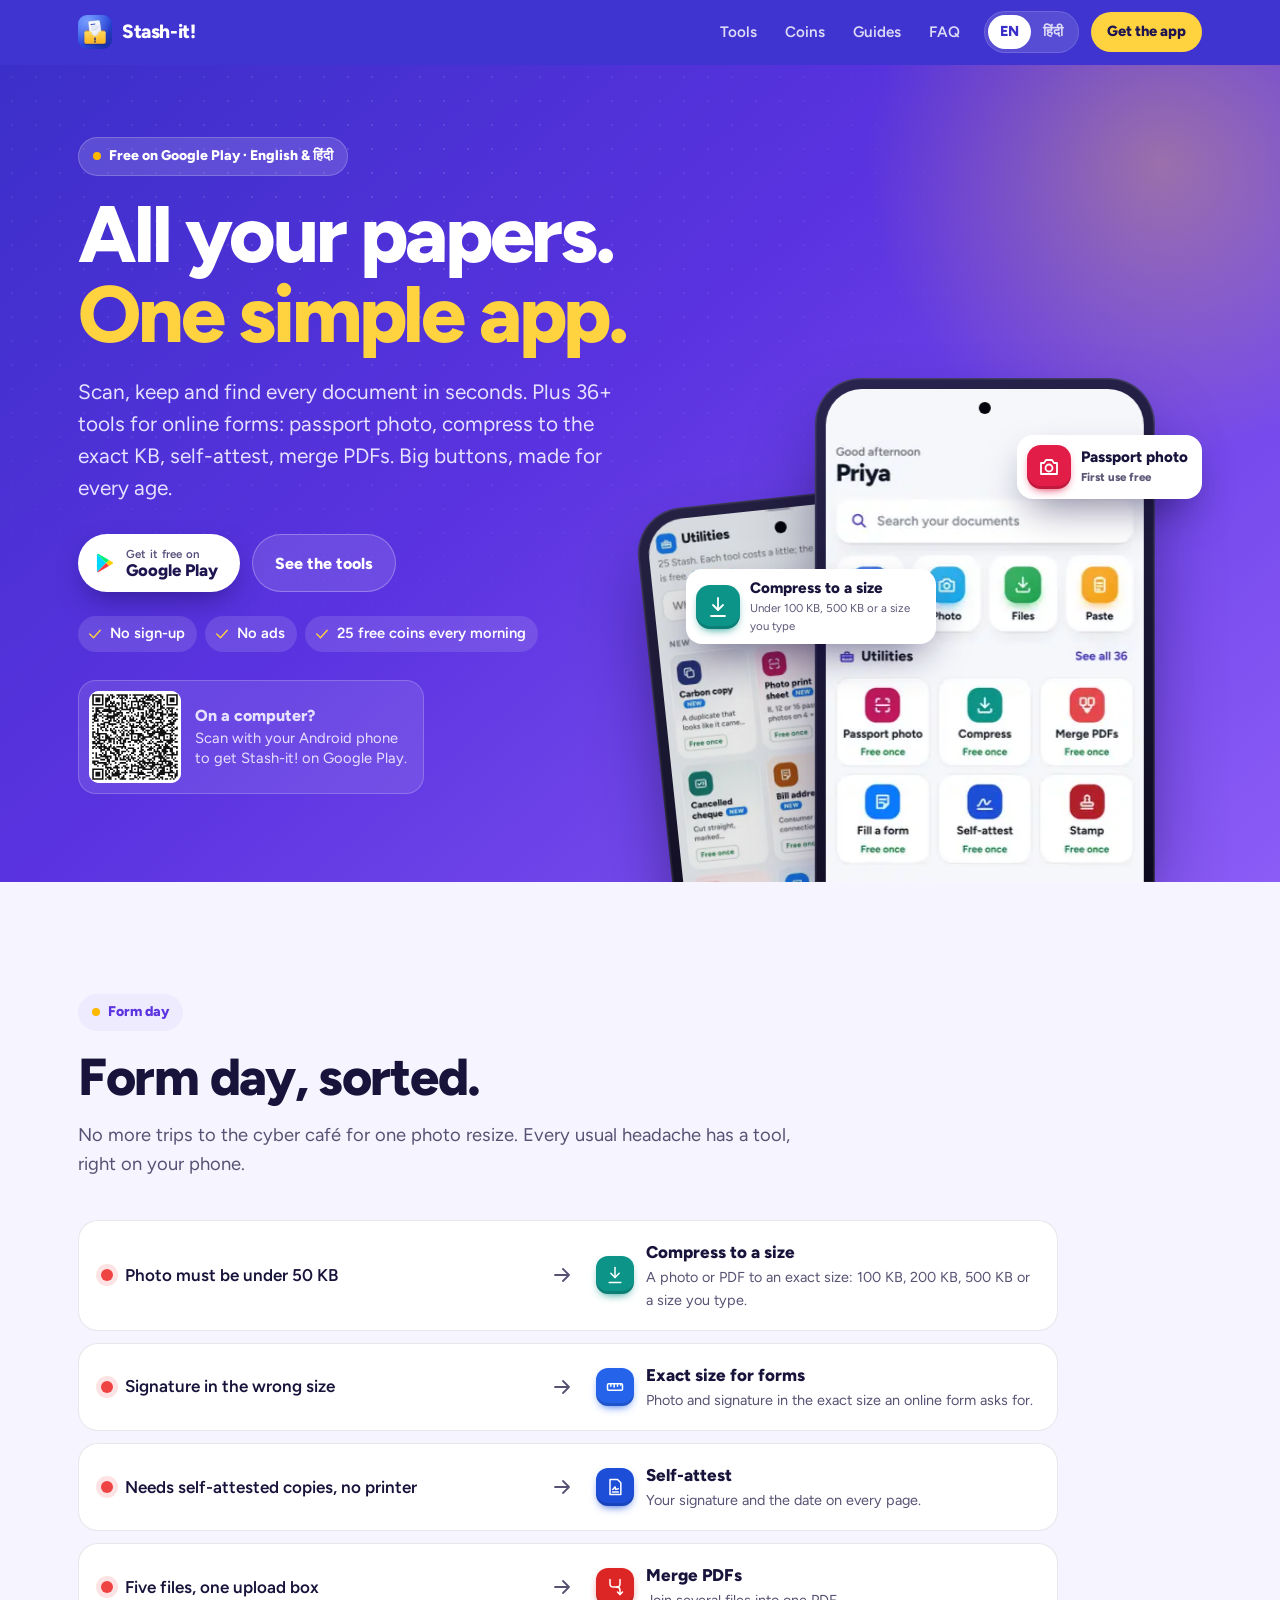
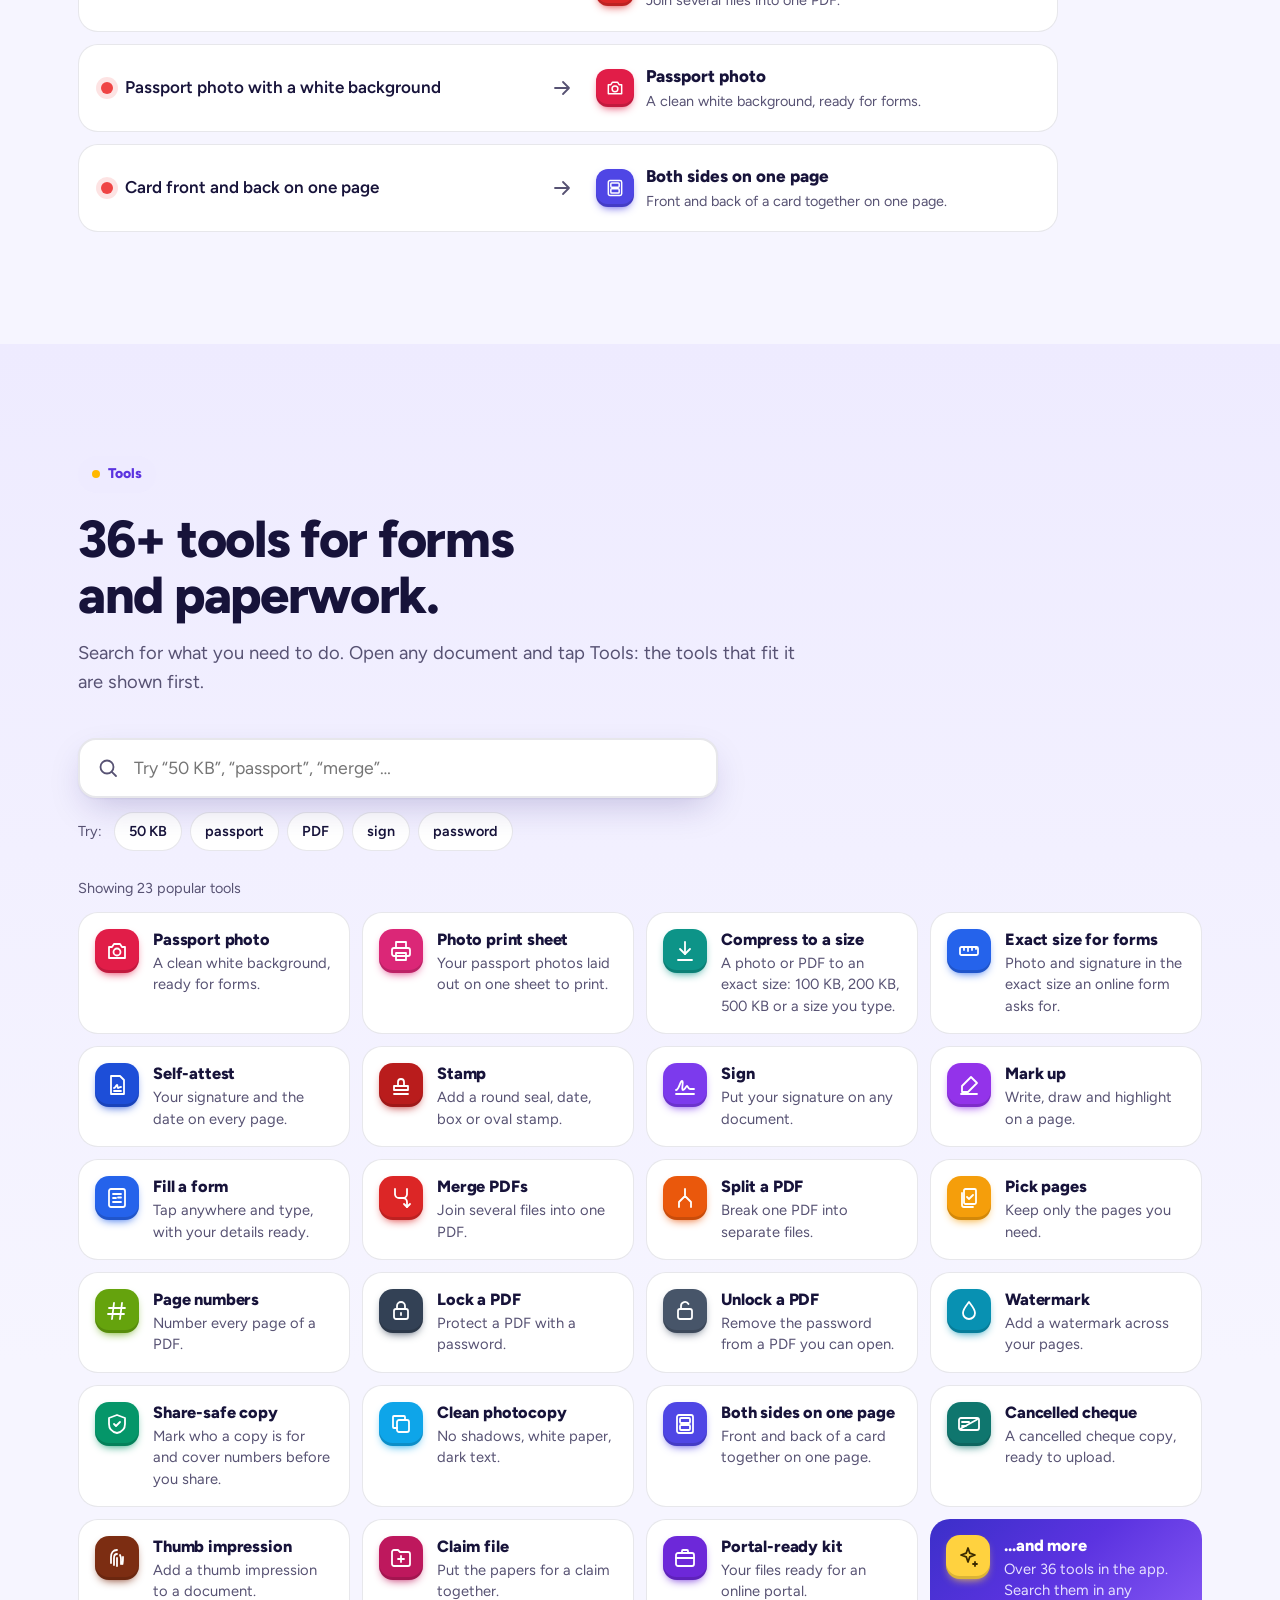
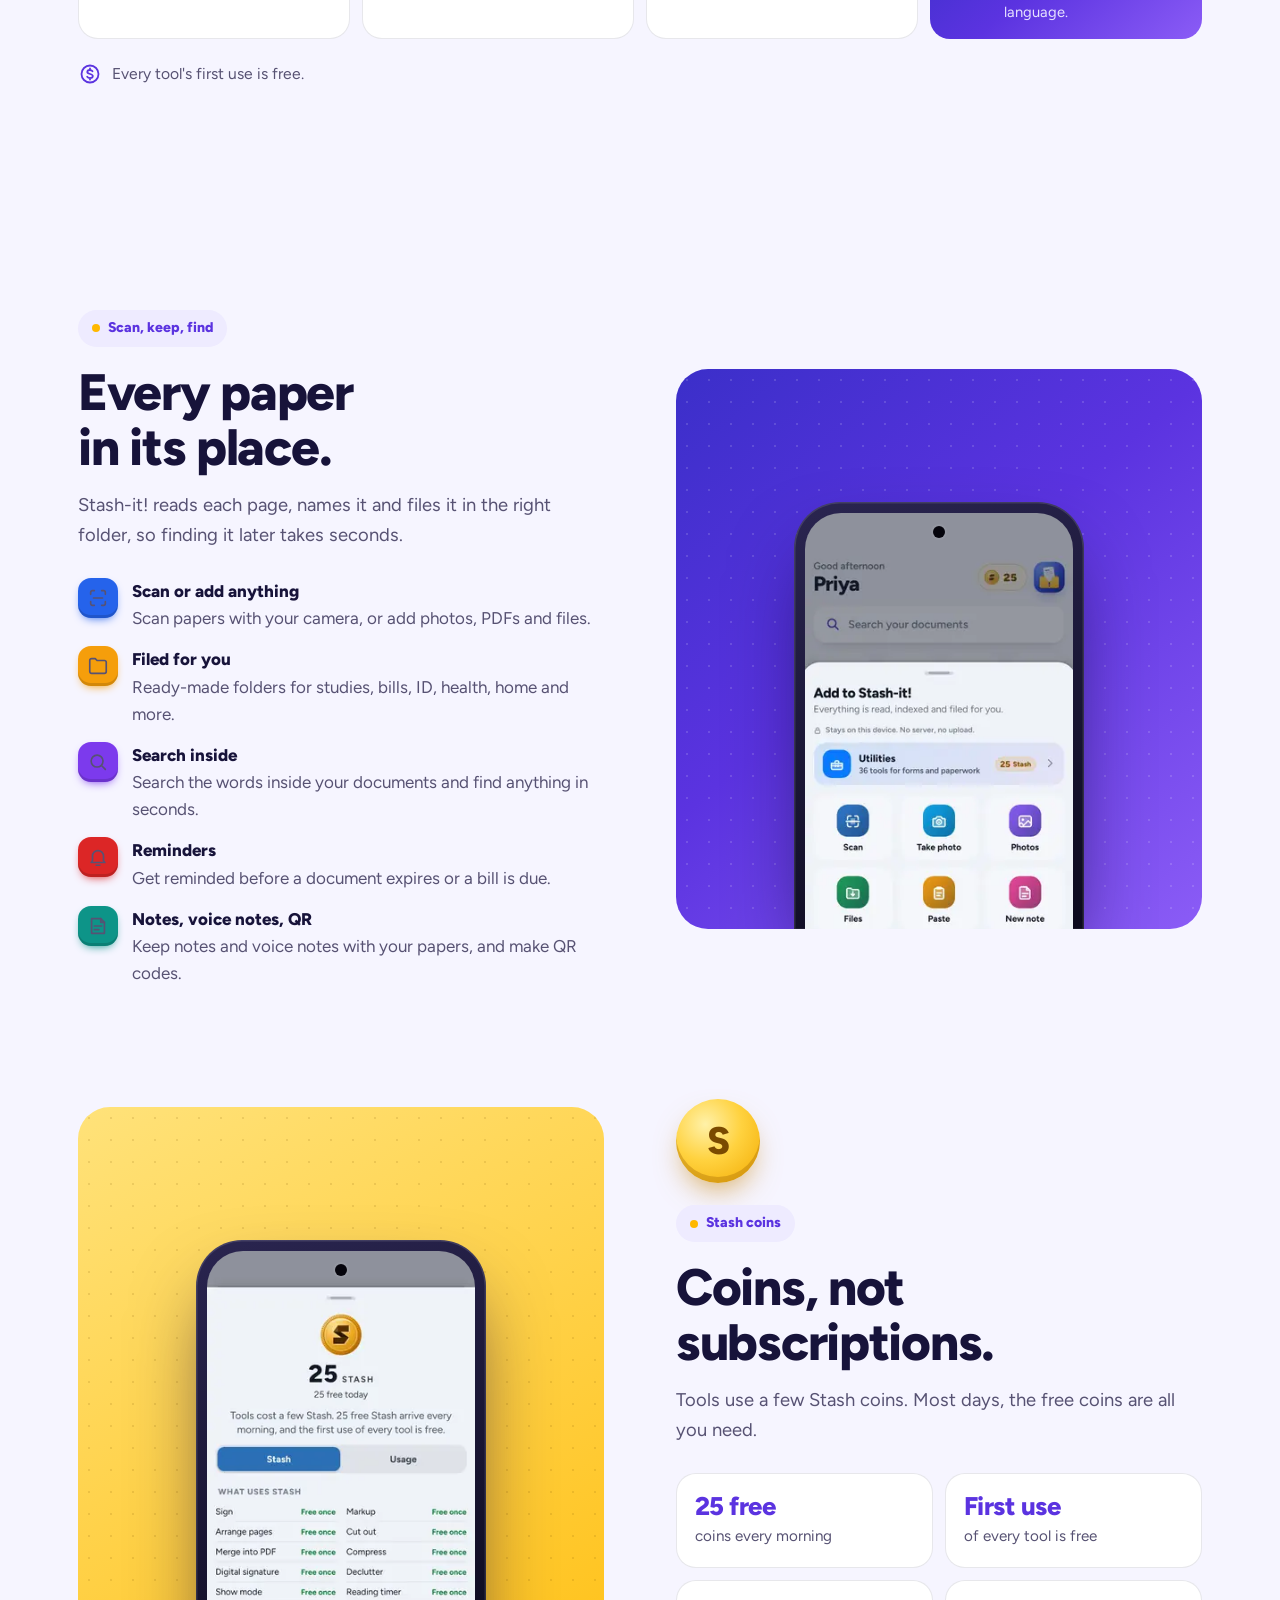
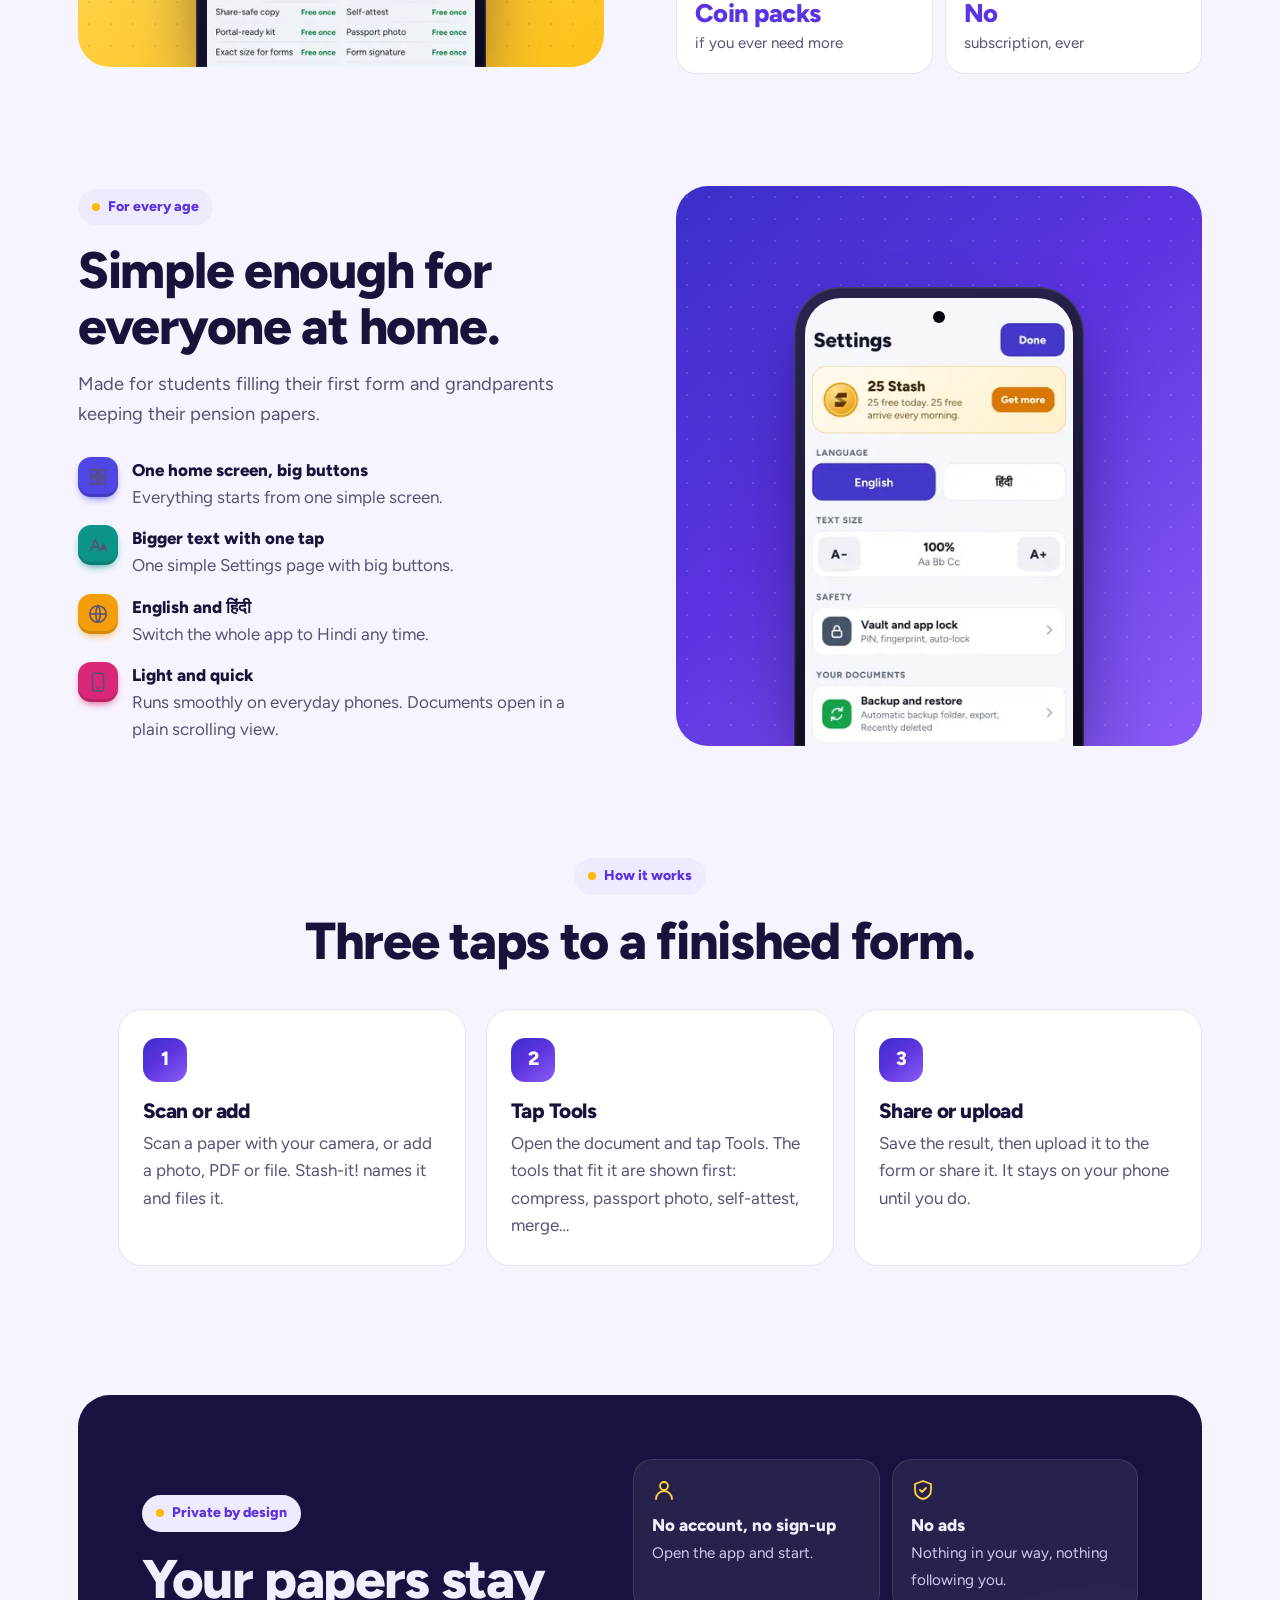
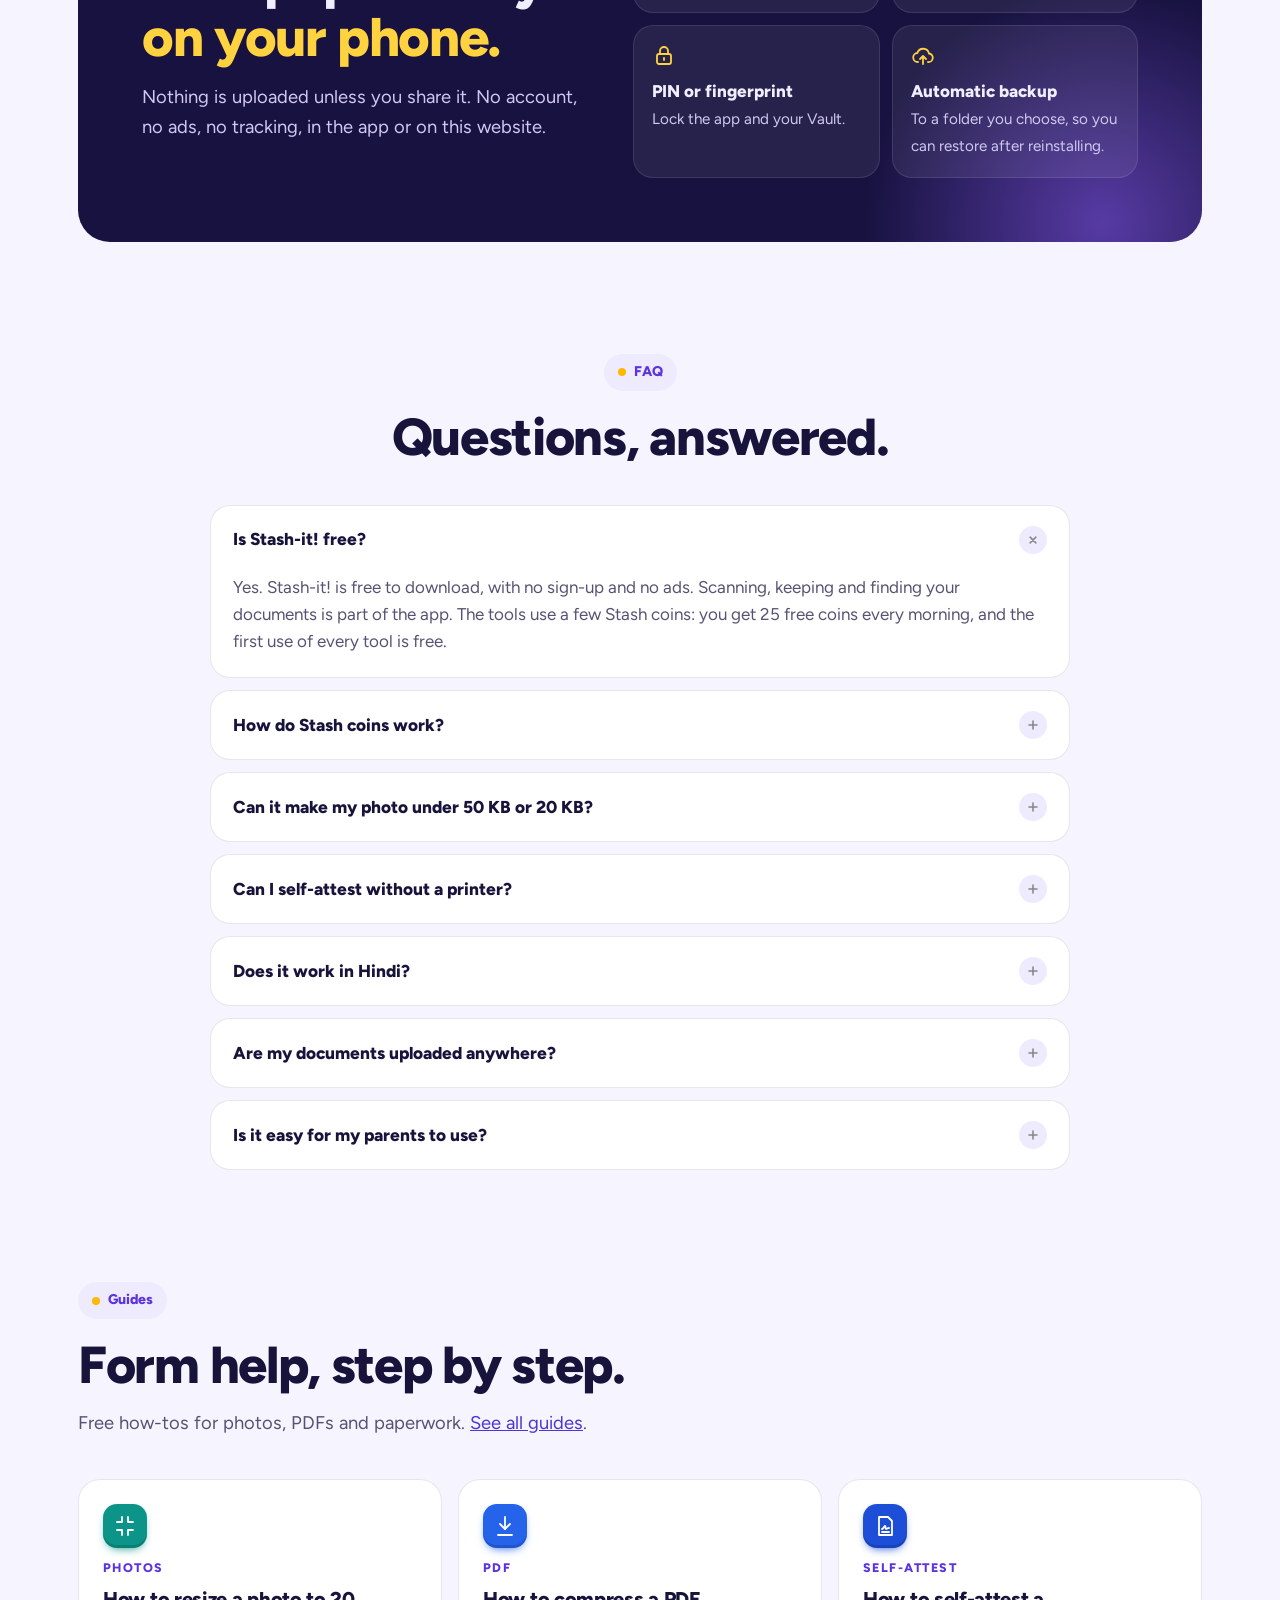
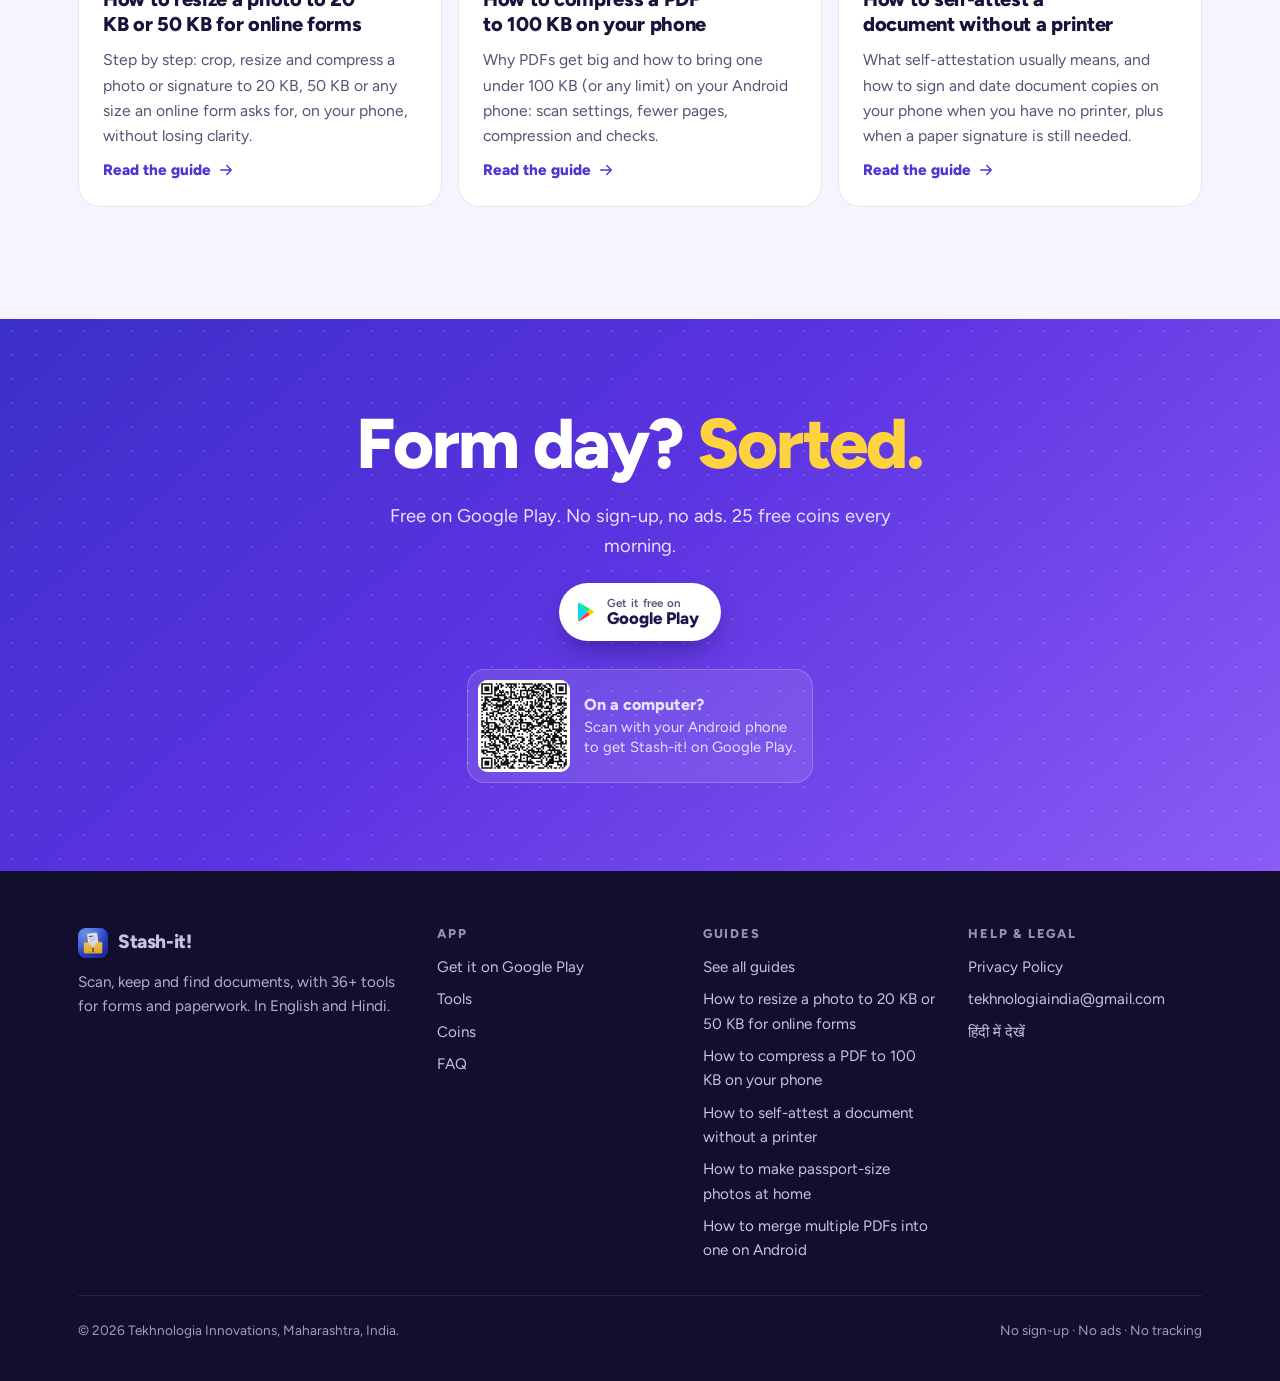
<file: index.html>
<!doctype html>
<html lang="en" data-site="stashit">
<head>
<meta charset="utf-8">
<meta name="viewport" content="width=device-width,initial-scale=1,viewport-fit=cover">
<title>Stash-it!: Passport Photo, Compress to KB, Merge PDF &amp; Document App</title>
<meta name="description" content="Scan, keep and find every document, plus 36+ tools for online forms: passport photo, compress a photo or PDF to the exact KB, self-attest, merge PDFs. English and Hindi. No sign-up.">
<link rel="canonical" href="https://stashit.stashify.in/"><link rel="alternate" hreflang="en" href="https://stashit.stashify.in/"><link rel="alternate" hreflang="hi" href="https://stashit.stashify.in/hi/"><link rel="alternate" hreflang="x-default" href="https://stashit.stashify.in/">
<script>(function(){var p=null;try{p=localStorage.getItem('stashit-lang')}catch(e){}var L=document.documentElement.lang,n=(navigator.language||'').toLowerCase(),w=p||(n.indexOf('hi')===0?'hi':null);if(w&&w!==L){var a=document.querySelector('link[rel=alternate][hreflang="'+w+'"]');if(a){location.replace(new URL(a.href).pathname+location.search+location.hash)}}})();</script>
<meta name="theme-color" content="#F5F3FF" media="(prefers-color-scheme: light)">
<meta name="theme-color" content="#120E2E" media="(prefers-color-scheme: dark)">
<meta name="color-scheme" content="light dark">
<link rel="icon" href="/favicon.ico" sizes="48x48">
<link rel="icon" href="/favicon-32.png" type="image/png" sizes="32x32">
<link rel="apple-touch-icon" href="/apple-touch-icon.png">
<link rel="manifest" href="/site.webmanifest">
<link rel="preload" href="/fonts/figtree-800.woff2" as="font" type="font/woff2" crossorigin><link rel="preload" href="/fonts/figtree-400.woff2" as="font" type="font/woff2" crossorigin>
<link rel="stylesheet" href="/assets/style.css?v=365a05b5da">
<meta property="og:type" content="website">
<meta property="og:site_name" content="Stash-it!">
<meta property="og:title" content="Stash-it!: all your papers, one simple app">
<meta property="og:description" content="Scan, keep and find every document, plus 36+ tools for online forms: passport photo, compress a photo or PDF to the exact KB, self-attest, merge PDFs. English and Hindi. No sign-up.">
<meta property="og:url" content="https://stashit.stashify.in/">
<meta property="og:image" content="https://stashit.stashify.in/og-image.png">
<meta property="og:image:width" content="1200"><meta property="og:image:height" content="630">
<meta property="og:image:alt" content="Stash-it! app: all your papers, one simple app">
<meta property="og:locale" content="en_IN"><meta property="og:locale:alternate" content="hi_IN">
<meta name="twitter:card" content="summary_large_image">
<meta name="twitter:title" content="Stash-it!: all your papers, one simple app">
<meta name="twitter:description" content="Scan, keep and find every document, plus 36+ tools for online forms: passport photo, compress a photo or PDF to the exact KB, self-attest, merge PDFs. English and Hindi. No sign-up.">
<meta name="twitter:image" content="https://stashit.stashify.in/og-image.png">
<script type="application/ld+json">{"@context":"https://schema.org","@type":"SoftwareApplication","name":"Stash-it!","operatingSystem":"ANDROID","applicationCategory":"UtilitiesApplication","applicationSubCategory":"Document scanner and form tools","description":"Stash-it! keeps every important paper on your phone and gives you 36+ ready tools for forms and paperwork: passport photo, compress a photo or PDF to an exact size, self-attest, merge PDFs and more. English and Hindi.","url":"https://stashit.stashify.in/","downloadUrl":"https://play.google.com/store/apps/details?id=com.tekhnologia.stashit","installUrl":"https://play.google.com/store/apps/details?id=com.tekhnologia.stashit","image":"https://stashit.stashify.in/icon-512.png","screenshot":["https://stashit.stashify.in/img/si-home-560.webp","https://stashit.stashify.in/img/si-tools-560.webp","https://stashit.stashify.in/img/si-doctools-560.webp","https://stashit.stashify.in/img/si-coins-560.webp","https://stashit.stashify.in/img/si-hindi-560.webp"],"inLanguage":["en","hi"],"isAccessibleForFree":true,"offers":{"@type":"Offer","price":"0","priceCurrency":"INR","category":"free"},"publisher":{"@type":"Organization","name":"Tekhnologia Innovations","email":"tekhnologiaindia@gmail.com"},"author":{"@type":"Organization","name":"Tekhnologia Innovations"}}</script><script type="application/ld+json">{"@context":"https://schema.org","@type":"FAQPage","inLanguage":"en","mainEntity":[{"@type":"Question","name":"Is Stash-it! free?","acceptedAnswer":{"@type":"Answer","text":"Yes. Stash-it! is free to download, with no sign-up and no ads. Scanning, keeping and finding your documents is part of the app. The tools use a few Stash coins: you get 25 free coins every morning, and the first use of every tool is free."}},{"@type":"Question","name":"How do Stash coins work?","acceptedAnswer":{"@type":"Answer","text":"Each tool uses a few coins. 25 free coins arrive every morning, and the first time you use any tool it is free. If you need more, you can buy a coin pack. There is no subscription."}},{"@type":"Question","name":"Can it make my photo under 50 KB or 20 KB?","acceptedAnswer":{"@type":"Answer","text":"Yes. Compress to a size brings a photo or PDF down to the size you need, such as 100 KB, 200 KB or 500 KB, or a size you type. Exact size for forms gives you a photo and signature in the size an online form asks for. Always check the form's own instructions for the limit."}},{"@type":"Question","name":"Can I self-attest without a printer?","acceptedAnswer":{"@type":"Answer","text":"The Self-attest tool puts your signature and the date on every page of a document on your phone, so you can share the PDF without printing. Some offices still ask for a pen signature on paper, so check what your form needs."}},{"@type":"Question","name":"Does it work in Hindi?","acceptedAnswer":{"@type":"Answer","text":"Yes. Stash-it! works in English and Hindi. Switch the language any time in the one simple Settings page."}},{"@type":"Question","name":"Are my documents uploaded anywhere?","acceptedAnswer":{"@type":"Answer","text":"No. Your documents stay on your phone, and nothing is uploaded unless you share it. There is no account. You can lock the app and your Vault with a PIN or fingerprint, and keep an automatic backup in a folder you choose so you can restore after reinstalling."}},{"@type":"Question","name":"Is it easy for my parents to use?","acceptedAnswer":{"@type":"Answer","text":"That is what it is made for: big buttons, one home screen, one simple Settings page, bigger text with one tap, and documents that open in a smooth, plain scrolling view. It is light and quick on everyday phones."}}]}</script><script type="application/ld+json">{"@context":"https://schema.org","@type":"WebSite","name":"Stash-it!","url":"https://stashit.stashify.in/","inLanguage":["en","hi"],"publisher":{"@type":"Organization","name":"Tekhnologia Innovations"}}</script>
<script src="/assets/site.js?v=82bb6c1220" defer></script>
</head>
<body class="home">
<a class="skip" href="#main">Skip to content</a>
<header class="top"><div class="wrap">
<a class="brand" href="/" aria-label="Stash-it! home"><img src="/img/app-icon-96.webp" width="34" height="34" alt=""><span>Stash-it!</span></a>
<nav class="nav" aria-label="Main"><a href="#tools">Tools</a><a href="#coins">Coins</a><a href="/guides/">Guides</a><a href="#faq">FAQ</a></nav>
<div class="lang" role="group" aria-label="Language / भाषा"><a href="/" lang="en" hreflang="en" data-setlang="en" aria-current="true">EN</a><a href="/hi/" lang="hi" hreflang="hi" data-setlang="hi">हिंदी</a></div>
<a class="btn btn-sm" href="https://play.google.com/store/apps/details?id=com.tekhnologia.stashit&amp;referrer=utm_source%3Dwebsite%26utm_medium%3Dlanding%26utm_campaign%3Dorganic%26utm_content%3Dheader" data-play="https://play.google.com/store/apps/details?id=com.tekhnologia.stashit" data-cta="header" rel="noopener">Get the app</a>
</div></header>
<main id="main">
<section class="hero" aria-labelledby="h1"><div class="wrap">
 <div class="copy">
  <span class="pill"><span class="dot"></span>Free on Google Play · English & हिंदी</span>
  <h1 id="h1">All your papers. <em>One simple app.</em></h1>
  <p class="sub">Scan, keep and find every document in seconds. Plus 36+ tools for online forms: passport photo, compress to the exact KB, self-attest, merge PDFs. Big buttons, made for every age.</p>
  <div class="cta-row"><a class="btn btn-play" href="https://play.google.com/store/apps/details?id=com.tekhnologia.stashit&amp;referrer=utm_source%3Dwebsite%26utm_medium%3Dlanding%26utm_campaign%3Dorganic%26utm_content%3Dhero" data-play="https://play.google.com/store/apps/details?id=com.tekhnologia.stashit" data-cta="hero" rel="noopener"><svg class="gp" width="22" height="22" viewBox="0 0 24 24" aria-hidden="true"><path fill="#00D7FE" d="M3.6 2.3c-.3.3-.4.7-.4 1.2v17c0 .5.1.9.4 1.2l9.5-9.7z"/><path fill="#FFCE00" d="m16.3 15.2-3.2-3.2 3.2-3.2 3.7 2.1c1 .6 1 1.6 0 2.2z"/><path fill="#FF3A44" d="M16.3 15.2 13.1 12l-9.5 9.7c.4.4.9.4 1.6.1z"/><path fill="#00F076" d="M16.3 8.8 5.2 2.2c-.7-.4-1.2-.3-1.6.1l9.5 9.7z"/></svg><span class="t"><small>Get it free on</small><b>Google Play</b></span></a><a class="btn btn-ghost" href="#tools">See the tools</a></div>
  <ul class="trust"><li><svg class="ic" width="24" height="24" viewBox="0 0 24 24" fill="none" stroke="currentColor" stroke-width="1.8" stroke-linecap="round" stroke-linejoin="round" aria-hidden="true"><path d="m5 12 5 5 9-10"/></svg>No sign-up</li><li><svg class="ic" width="24" height="24" viewBox="0 0 24 24" fill="none" stroke="currentColor" stroke-width="1.8" stroke-linecap="round" stroke-linejoin="round" aria-hidden="true"><path d="m5 12 5 5 9-10"/></svg>No ads</li><li><svg class="ic" width="24" height="24" viewBox="0 0 24 24" fill="none" stroke="currentColor" stroke-width="1.8" stroke-linecap="round" stroke-linejoin="round" aria-hidden="true"><path d="m5 12 5 5 9-10"/></svg>25 free coins every morning</li></ul>
  <div class="qr"><img src="/img/qr-play.svg" width="92" height="92" alt="QR code to install Stash-it! from Google Play" loading="lazy"><p><b>On a computer?</b>Scan with your Android phone<br>to get Stash-it! on Google Play.</p></div>
 </div>
 <div class="stage" role="img" aria-label="Stash-it! screenshots: the home screen with Scan, Photo, Files, Paste and the Utilities tools">
  <div class="phone p-back" aria-hidden="true"><div class="scr"><img src="/img/si-tools-560.webp" srcset="/img/si-tools-300.webp 300w, /img/si-tools-560.webp 560w" sizes="260px" width="260" height="404" alt="" fetchpriority="high" decoding="async"></div></div>
  <div class="phone p-front"><div class="scr"><img src="/img/si-home-560.webp" srcset="/img/si-home-300.webp 300w, /img/si-home-560.webp 560w" sizes="(min-width:980px) 300px, 70vw" width="300" height="467" alt="Stash-it! screenshots: the home screen with Scan, Photo, Files, Paste and the Utilities tools" fetchpriority="high" decoding="async"></div></div>
  <div class="float f1" aria-hidden="true"><span class="ti" style="--c:#0D9488"><svg class="ic" width="24" height="24" viewBox="0 0 24 24" fill="none" stroke="currentColor" stroke-width="1.8" stroke-linecap="round" stroke-linejoin="round" aria-hidden="true"><path d="M12 3v12"/><path d="m7 10 5 5 5-5"/><path d="M5 21h14"/></svg></span><span><b>Compress to a size</b><small>Under 100 KB, 500 KB or a size you type</small></span></div>
  <div class="float f2" aria-hidden="true"><span class="ti" style="--c:#E11D48"><svg class="ic" width="24" height="24" viewBox="0 0 24 24" fill="none" stroke="currentColor" stroke-width="1.8" stroke-linecap="round" stroke-linejoin="round" aria-hidden="true"><path d="M4 8h3l2-3h6l2 3h3v11H4z"/><circle cx="12" cy="13" r="3.5"/></svg></span><span><b>Passport photo</b><small class="free">First use free</small></span></div>
 </div>
</div></section>

<section class="sec" aria-labelledby="p-h"><div class="wrap">
 <div class="sec-head" data-reveal><span class="pill"><span class="dot"></span>Form day</span><h2 id="p-h">Form day, sorted.</h2><p>No more trips to the cyber café for one photo resize. Every usual headache has a tool, right on your phone.</p></div>
 <ul class="fixes"><li data-reveal><span class="pain">Photo must be under 50 KB</span><span class="arr"><svg class="ic" width="24" height="24" viewBox="0 0 24 24" fill="none" stroke="currentColor" stroke-width="1.8" stroke-linecap="round" stroke-linejoin="round" aria-hidden="true"><path d="M5 12h14M13 6l6 6-6 6"/></svg></span><span class="fix"><span class="ti" style="--c:#0D9488"><svg class="ic" width="24" height="24" viewBox="0 0 24 24" fill="none" stroke="currentColor" stroke-width="1.8" stroke-linecap="round" stroke-linejoin="round" aria-hidden="true"><path d="M12 3v12"/><path d="m7 10 5 5 5-5"/><path d="M5 21h14"/></svg></span><span>Compress to a size<small>A photo or PDF to an exact size: 100 KB, 200 KB, 500 KB or a size you type.</small></span></span></li><li data-reveal><span class="pain">Signature in the wrong size</span><span class="arr"><svg class="ic" width="24" height="24" viewBox="0 0 24 24" fill="none" stroke="currentColor" stroke-width="1.8" stroke-linecap="round" stroke-linejoin="round" aria-hidden="true"><path d="M5 12h14M13 6l6 6-6 6"/></svg></span><span class="fix"><span class="ti" style="--c:#2563EB"><svg class="ic" width="24" height="24" viewBox="0 0 24 24" fill="none" stroke="currentColor" stroke-width="1.8" stroke-linecap="round" stroke-linejoin="round" aria-hidden="true"><rect x="3" y="8" width="18" height="8" rx="1.5"/><path d="M7 8v3M11 8v4M15 8v3M19 8v2"/></svg></span><span>Exact size for forms<small>Photo and signature in the exact size an online form asks for.</small></span></span></li><li data-reveal><span class="pain">Needs self-attested copies, no printer</span><span class="arr"><svg class="ic" width="24" height="24" viewBox="0 0 24 24" fill="none" stroke="currentColor" stroke-width="1.8" stroke-linecap="round" stroke-linejoin="round" aria-hidden="true"><path d="M5 12h14M13 6l6 6-6 6"/></svg></span><span class="fix"><span class="ti" style="--c:#1D4ED8"><svg class="ic" width="24" height="24" viewBox="0 0 24 24" fill="none" stroke="currentColor" stroke-width="1.8" stroke-linecap="round" stroke-linejoin="round" aria-hidden="true"><path d="M6 3h9l4 4v14H6z"/><path d="M9 15c1.5 0 2-3 3-3s0 3 1 3 1.5-1 3-1"/><path d="M9 18h7"/></svg></span><span>Self-attest<small>Your signature and the date on every page.</small></span></span></li><li data-reveal><span class="pain">Five files, one upload box</span><span class="arr"><svg class="ic" width="24" height="24" viewBox="0 0 24 24" fill="none" stroke="currentColor" stroke-width="1.8" stroke-linecap="round" stroke-linejoin="round" aria-hidden="true"><path d="M5 12h14M13 6l6 6-6 6"/></svg></span><span class="fix"><span class="ti" style="--c:#DC2626"><svg class="ic" width="24" height="24" viewBox="0 0 24 24" fill="none" stroke="currentColor" stroke-width="1.8" stroke-linecap="round" stroke-linejoin="round" aria-hidden="true"><path d="M6 3v5a4 4 0 0 0 4 4h4a4 4 0 0 1 4 4v5"/><path d="M18 3v5a4 4 0 0 1-4 4"/><path d="m15 18 3 3 3-3"/></svg></span><span>Merge PDFs<small>Join several files into one PDF.</small></span></span></li><li data-reveal><span class="pain">Passport photo with a white background</span><span class="arr"><svg class="ic" width="24" height="24" viewBox="0 0 24 24" fill="none" stroke="currentColor" stroke-width="1.8" stroke-linecap="round" stroke-linejoin="round" aria-hidden="true"><path d="M5 12h14M13 6l6 6-6 6"/></svg></span><span class="fix"><span class="ti" style="--c:#E11D48"><svg class="ic" width="24" height="24" viewBox="0 0 24 24" fill="none" stroke="currentColor" stroke-width="1.8" stroke-linecap="round" stroke-linejoin="round" aria-hidden="true"><path d="M4 8h3l2-3h6l2 3h3v11H4z"/><circle cx="12" cy="13" r="3.5"/></svg></span><span>Passport photo<small>A clean white background, ready for forms.</small></span></span></li><li data-reveal><span class="pain">Card front and back on one page</span><span class="arr"><svg class="ic" width="24" height="24" viewBox="0 0 24 24" fill="none" stroke="currentColor" stroke-width="1.8" stroke-linecap="round" stroke-linejoin="round" aria-hidden="true"><path d="M5 12h14M13 6l6 6-6 6"/></svg></span><span class="fix"><span class="ti" style="--c:#4F46E5"><svg class="ic" width="24" height="24" viewBox="0 0 24 24" fill="none" stroke="currentColor" stroke-width="1.8" stroke-linecap="round" stroke-linejoin="round" aria-hidden="true"><rect x="4" y="3" width="16" height="18" rx="2"/><rect x="7" y="6" width="10" height="5" rx="1"/><rect x="7" y="13" width="10" height="5" rx="1"/></svg></span><span>Both sides on one page<small>Front and back of a card together on one page.</small></span></span></li></ul>
</div></section>

<section class="sec tools-sec" id="tools" aria-labelledby="t-h"><div class="wrap">
 <div class="sec-head" data-reveal><span class="pill"><span class="dot"></span>Tools</span><h2 id="t-h">36+ tools for forms and paperwork.</h2><p>Search for what you need to do. Open any document and tap Tools: the tools that fit it are shown first.</p></div>
 <div class="searchbar" role="search"><svg class="ic" width="24" height="24" viewBox="0 0 24 24" fill="none" stroke="currentColor" stroke-width="1.8" stroke-linecap="round" stroke-linejoin="round" aria-hidden="true"><circle cx="11" cy="11" r="6.5"/><path d="m20 20-4.2-4.2"/></svg><label class="sr" for="tool-q">Search tools</label><input id="tool-q" type="search" placeholder="Try “50 KB”, “passport”, “merge”…" autocomplete="off" enterkeyhint="search"></div>
 <div class="qs"><span>Try:</span><button type="button" data-q="50 KB">50 KB</button><button type="button" data-q="passport">passport</button><button type="button" data-q="PDF">PDF</button><button type="button" data-q="sign">sign</button><button type="button" data-q="password">password</button></div>
 <p class="tcount" id="tool-count" aria-live="polite" data-all="Showing {n} popular tools" data-some="{n} matching tools">Showing 23 popular tools</p>
 <ul class="tgrid"><li class="tool" data-k="photo id visa white background फोटो पासपोर्ट फ़ोटो साफ़ सफ़ेद बैकग्राउंड, फ़ॉर्म के लिए तैयार।"><span class="ti" style="--c:#E11D48"><svg class="ic" width="24" height="24" viewBox="0 0 24 24" fill="none" stroke="currentColor" stroke-width="1.8" stroke-linecap="round" stroke-linejoin="round" aria-hidden="true"><path d="M4 8h3l2-3h6l2 3h3v11H4z"/><circle cx="12" cy="13" r="3.5"/></svg></span><div><h3>Passport photo</h3><p>A clean white background, ready for forms.</p></div></li><li class="tool" data-k="print 4x6 studio prints प्रिंट फ़ोटो प्रिंट शीट पासपोर्ट फ़ोटो एक शीट पर, प्रिंट के लिए तैयार।"><span class="ti" style="--c:#DB2777"><svg class="ic" width="24" height="24" viewBox="0 0 24 24" fill="none" stroke="currentColor" stroke-width="1.8" stroke-linecap="round" stroke-linejoin="round" aria-hidden="true"><path d="M7 9V3h10v6"/><rect x="3" y="9" width="18" height="8" rx="2"/><path d="M7 14h10v7H7z"/></svg></span><div><h3>Photo print sheet</h3><p>Your passport photos laid out on one sheet to print.</p></div></li><li class="tool" data-k="kb 20kb 50kb 100kb 200kb 500kb reduce shrink resize mb size compress pdf photo कम छोटा केबी साइज़ छोटा करें फ़ोटो या pdf को सही साइज़ तक: 100 kb, 200 kb, 500 kb या जो साइज़ आप लिखें।"><span class="ti" style="--c:#0D9488"><svg class="ic" width="24" height="24" viewBox="0 0 24 24" fill="none" stroke="currentColor" stroke-width="1.8" stroke-linecap="round" stroke-linejoin="round" aria-hidden="true"><path d="M12 3v12"/><path d="m7 10 5 5 5-5"/><path d="M5 21h14"/></svg></span><div><h3>Compress to a size</h3><p>A photo or PDF to an exact size: 100 KB, 200 KB, 500 KB or a size you type.</p></div></li><li class="tool" data-k="signature photo dimensions pixels kb 20kb 50kb 20 kb 50 kb online form exam application सिग्नेचर हस्ताक्षर फ़ॉर्म के लिए सही साइज़ ऑनलाइन फ़ॉर्म जितना माँगे, ठीक उतने साइज़ की फ़ोटो और सिग्नेचर।"><span class="ti" style="--c:#2563EB"><svg class="ic" width="24" height="24" viewBox="0 0 24 24" fill="none" stroke="currentColor" stroke-width="1.8" stroke-linecap="round" stroke-linejoin="round" aria-hidden="true"><rect x="3" y="8" width="18" height="8" rx="1.5"/><path d="M7 8v3M11 8v4M15 8v3M19 8v2"/></svg></span><div><h3>Exact size for forms</h3><p>Photo and signature in the exact size an online form asks for.</p></div></li><li class="tool" data-k="self attested true copy sign date सेल्फ अटेस्ट स्व-सत्यापन हर पेज पर आपका सिग्नेचर और तारीख़।"><span class="ti" style="--c:#1D4ED8"><svg class="ic" width="24" height="24" viewBox="0 0 24 24" fill="none" stroke="currentColor" stroke-width="1.8" stroke-linecap="round" stroke-linejoin="round" aria-hidden="true"><path d="M6 3h9l4 4v14H6z"/><path d="M9 15c1.5 0 2-3 3-3s0 3 1 3 1.5-1 3-1"/><path d="M9 18h7"/></svg></span><div><h3>Self-attest</h3><p>Your signature and the date on every page.</p></div></li><li class="tool" data-k="seal stamp rubber स्टैम्प मोहर गोल मोहर, तारीख़, बॉक्स या ओवल मोहर लगाएँ।"><span class="ti" style="--c:#B91C1C"><svg class="ic" width="24" height="24" viewBox="0 0 24 24" fill="none" stroke="currentColor" stroke-width="1.8" stroke-linecap="round" stroke-linejoin="round" aria-hidden="true"><path d="M9 13V9a3 3 0 1 1 6 0v4"/><path d="M5 13h14v4H5z"/><path d="M5 21h14"/></svg></span><div><h3>Stamp</h3><p>Add a round seal, date, box or oval stamp.</p></div></li><li class="tool" data-k="signature e-sign हस्ताक्षर साइन करें किसी भी दस्तावेज़ पर अपना सिग्नेचर लगाएँ।"><span class="ti" style="--c:#7C3AED"><svg class="ic" width="24" height="24" viewBox="0 0 24 24" fill="none" stroke="currentColor" stroke-width="1.8" stroke-linecap="round" stroke-linejoin="round" aria-hidden="true"><path d="M3 17c3 0 4-9 6-9s-1 9 1 9 3-4 4-4 1 3 3 3h4"/><path d="M3 21h18"/></svg></span><div><h3>Sign</h3><p>Put your signature on any document.</p></div></li><li class="tool" data-k="highlight draw pen annotate मार्कअप पेज पर लिखें, ड्रॉ करें और हाइलाइट करें।"><span class="ti" style="--c:#9333EA"><svg class="ic" width="24" height="24" viewBox="0 0 24 24" fill="none" stroke="currentColor" stroke-width="1.8" stroke-linecap="round" stroke-linejoin="round" aria-hidden="true"><path d="m14 4 6 6-9 9H5v-6z"/><path d="M4 21h16"/></svg></span><div><h3>Mark up</h3><p>Write, draw and highlight on a page.</p></div></li><li class="tool" data-k="type text form pdf fill फ़ॉर्म भरें कहीं भी टैप करें और लिखें, आपकी जानकारी पहले से तैयार।"><span class="ti" style="--c:#2563EB"><svg class="ic" width="24" height="24" viewBox="0 0 24 24" fill="none" stroke="currentColor" stroke-width="1.8" stroke-linecap="round" stroke-linejoin="round" aria-hidden="true"><rect x="4" y="3" width="16" height="18" rx="2"/><path d="M8 8h8M8 12h3"/><path d="M8 16h8"/><path d="M13 11.5h3"/></svg></span><div><h3>Fill a form</h3><p>Tap anywhere and type, with your details ready.</p></div></li><li class="tool" data-k="combine join merge pdf one file जोड़ना pdf जोड़ें कई फ़ाइलों को एक pdf में जोड़ें।"><span class="ti" style="--c:#DC2626"><svg class="ic" width="24" height="24" viewBox="0 0 24 24" fill="none" stroke="currentColor" stroke-width="1.8" stroke-linecap="round" stroke-linejoin="round" aria-hidden="true"><path d="M6 3v5a4 4 0 0 0 4 4h4a4 4 0 0 1 4 4v5"/><path d="M18 3v5a4 4 0 0 1-4 4"/><path d="m15 18 3 3 3-3"/></svg></span><div><h3>Merge PDFs</h3><p>Join several files into one PDF.</p></div></li><li class="tool" data-k="split separate pdf अलग करें एक pdf को अलग-अलग फ़ाइलों में बाँटें।"><span class="ti" style="--c:#EA580C"><svg class="ic" width="24" height="24" viewBox="0 0 24 24" fill="none" stroke="currentColor" stroke-width="1.8" stroke-linecap="round" stroke-linejoin="round" aria-hidden="true"><path d="M12 3v7M12 10l-6 6v5M12 10l6 6v5"/></svg></span><div><h3>Split a PDF</h3><p>Break one PDF into separate files.</p></div></li><li class="tool" data-k="extract pages select remove पेज चुनें सिर्फ़ ज़रूरी पेज रखें।"><span class="ti" style="--c:#F59E0B"><svg class="ic" width="24" height="24" viewBox="0 0 24 24" fill="none" stroke="currentColor" stroke-width="1.8" stroke-linecap="round" stroke-linejoin="round" aria-hidden="true"><rect x="7" y="3" width="12" height="15" rx="1.5"/><path d="M5 7v12a2 2 0 0 0 2 2h9"/><path d="m10 11 2 2 4-4"/></svg></span><div><h3>Pick pages</h3><p>Keep only the pages you need.</p></div></li><li class="tool" data-k="page numbers numbering पेज नंबर pdf के हर पेज पर नंबर डालें।"><span class="ti" style="--c:#65A30D"><svg class="ic" width="24" height="24" viewBox="0 0 24 24" fill="none" stroke="currentColor" stroke-width="1.8" stroke-linecap="round" stroke-linejoin="round" aria-hidden="true"><path d="M9 4 7 20M17 4l-2 16M4 9h16M3 15h16"/></svg></span><div><h3>Page numbers</h3><p>Number every page of a PDF.</p></div></li><li class="tool" data-k="password protect secure lock पासवर्ड pdf लॉक करें pdf पर पासवर्ड लगाएँ।"><span class="ti" style="--c:#334155"><svg class="ic" width="24" height="24" viewBox="0 0 24 24" fill="none" stroke="currentColor" stroke-width="1.8" stroke-linecap="round" stroke-linejoin="round" aria-hidden="true"><rect x="5" y="10" width="14" height="10" rx="2"/><path d="M8 10V7a4 4 0 0 1 8 0v3"/><path d="M12 14v2"/></svg></span><div><h3>Lock a PDF</h3><p>Protect a PDF with a password.</p></div></li><li class="tool" data-k="remove password unlock pdf अनलॉक करें जिस pdf का पासवर्ड आपके पास है, उससे पासवर्ड हटाएँ।"><span class="ti" style="--c:#475569"><svg class="ic" width="24" height="24" viewBox="0 0 24 24" fill="none" stroke="currentColor" stroke-width="1.8" stroke-linecap="round" stroke-linejoin="round" aria-hidden="true"><rect x="5" y="10" width="14" height="10" rx="2"/><path d="M8 10V7a4 4 0 0 1 7.5-2"/></svg></span><div><h3>Unlock a PDF</h3><p>Remove the password from a PDF you can open.</p></div></li><li class="tool" data-k="watermark text वॉटरमार्क पेजों पर वॉटरमार्क लगाएँ।"><span class="ti" style="--c:#0891B2"><svg class="ic" width="24" height="24" viewBox="0 0 24 24" fill="none" stroke="currentColor" stroke-width="1.8" stroke-linecap="round" stroke-linejoin="round" aria-hidden="true"><path d="M12 3c3 4 6 7 6 11a6 6 0 0 1-12 0c0-4 3-7 6-11z"/></svg></span><div><h3>Watermark</h3><p>Add a watermark across your pages.</p></div></li><li class="tool" data-k="safe share cover mask aadhaar number hide शेयर-सेफ़ कॉपी शेयर से पहले लिखें कि कॉपी किसके लिए है और नंबर छुपाएँ।"><span class="ti" style="--c:#059669"><svg class="ic" width="24" height="24" viewBox="0 0 24 24" fill="none" stroke="currentColor" stroke-width="1.8" stroke-linecap="round" stroke-linejoin="round" aria-hidden="true"><path d="M12 3 4 6v6c0 5 3.5 8 8 9 4.5-1 8-4 8-9V6z"/><path d="m9 12 2 2 4-4"/></svg></span><div><h3>Share-safe copy</h3><p>Mark who a copy is for and cover numbers before you share.</p></div></li><li class="tool" data-k="xerox photocopy scan clean black white ज़ेरॉक्स साफ़ फ़ोटोकॉपी बिना परछाईं, सफ़ेद काग़ज़, गहरे अक्षर।"><span class="ti" style="--c:#0EA5E9"><svg class="ic" width="24" height="24" viewBox="0 0 24 24" fill="none" stroke="currentColor" stroke-width="1.8" stroke-linecap="round" stroke-linejoin="round" aria-hidden="true"><rect x="8" y="8" width="12" height="12" rx="2"/><path d="M16 8V5a1 1 0 0 0-1-1H5a1 1 0 0 0-1 1v10a1 1 0 0 0 1 1h3"/></svg></span><div><h3>Clean photocopy</h3><p>No shadows, white paper, dark text.</p></div></li><li class="tool" data-k="front back id card aadhaar two sides दोनों तरफ़ एक पेज पर कार्ड का आगे और पीछे का हिस्सा एक ही पेज पर।"><span class="ti" style="--c:#4F46E5"><svg class="ic" width="24" height="24" viewBox="0 0 24 24" fill="none" stroke="currentColor" stroke-width="1.8" stroke-linecap="round" stroke-linejoin="round" aria-hidden="true"><rect x="4" y="3" width="16" height="18" rx="2"/><rect x="7" y="6" width="10" height="5" rx="1"/><rect x="7" y="13" width="10" height="5" rx="1"/></svg></span><div><h3>Both sides on one page</h3><p>Front and back of a card together on one page.</p></div></li><li class="tool" data-k="bank cheque cancelled चेक कैंसल चेक अपलोड के लिए कैंसल चेक की कॉपी।"><span class="ti" style="--c:#0F766E"><svg class="ic" width="24" height="24" viewBox="0 0 24 24" fill="none" stroke="currentColor" stroke-width="1.8" stroke-linecap="round" stroke-linejoin="round" aria-hidden="true"><rect x="2" y="6" width="20" height="12" rx="2"/><path d="M5 10h7M5 14h4M3 17 21 7"/></svg></span><div><h3>Cancelled cheque</h3><p>A cancelled cheque copy, ready to upload.</p></div></li><li class="tool" data-k="thumb fingerprint impression अंगूठा अंगूठे का निशान दस्तावेज़ पर अंगूठे का निशान लगाएँ।"><span class="ti" style="--c:#7C2D12"><svg class="ic" width="24" height="24" viewBox="0 0 24 24" fill="none" stroke="currentColor" stroke-width="1.8" stroke-linecap="round" stroke-linejoin="round" aria-hidden="true"><path d="M12 4c-4 0-6 3-6 7v6M12 8c-2 0-3 1.5-3 4v7M12 12v8M15 9c.5 1 1 2 1 4v5M18 11c0 3 0 5-.5 7"/></svg></span><div><h3>Thumb impression</h3><p>Add a thumb impression to a document.</p></div></li><li class="tool" data-k="insurance claim reimbursement क्लेम फ़ाइल क्लेम के सारे काग़ज़ एक साथ रखें।"><span class="ti" style="--c:#BE185D"><svg class="ic" width="24" height="24" viewBox="0 0 24 24" fill="none" stroke="currentColor" stroke-width="1.8" stroke-linecap="round" stroke-linejoin="round" aria-hidden="true"><path d="M3 6a2 2 0 0 1 2-2h4l2 2h8a2 2 0 0 1 2 2v10a2 2 0 0 1-2 2H5a2 2 0 0 1-2-2z"/><path d="M12 10v6M9 13h6"/></svg></span><div><h3>Claim file</h3><p>Put the papers for a claim together.</p></div></li><li class="tool" data-k="portal upload application kit पोर्टल-रेडी किट ऑनलाइन पोर्टल के लिए आपकी फ़ाइलें तैयार।"><span class="ti" style="--c:#6D28D9"><svg class="ic" width="24" height="24" viewBox="0 0 24 24" fill="none" stroke="currentColor" stroke-width="1.8" stroke-linecap="round" stroke-linejoin="round" aria-hidden="true"><rect x="3" y="7" width="18" height="13" rx="2"/><path d="M9 7V5a1 1 0 0 1 1-1h4a1 1 0 0 1 1 1v2M3 12h18"/></svg></span><div><h3>Portal-ready kit</h3><p>Your files ready for an online portal.</p></div></li><li class="tool more" data-k="more"><span class="ti" style="--c:#FFD23F;color:#3b2a00"><svg class="ic" width="24" height="24" viewBox="0 0 24 24" fill="none" stroke="currentColor" stroke-width="1.8" stroke-linecap="round" stroke-linejoin="round" aria-hidden="true"><path d="M12 3l1.8 5.2L19 10l-5.2 1.8L12 17l-1.8-5.2L5 10l5.2-1.8z"/><path d="M19 17v4M17 19h4"/></svg></span><div><h3>…and more</h3><p>Over 36 tools in the app. Search them in any language.</p></div></li></ul>
 <p id="tool-empty" hidden>No tool by that name here. The app has more than 36 tools, so open Stash-it! and search in Utilities.</p>
 <p class="tools-note"><svg class="ic" width="24" height="24" viewBox="0 0 24 24" fill="none" stroke="currentColor" stroke-width="1.8" stroke-linecap="round" stroke-linejoin="round" aria-hidden="true"><circle cx="12" cy="12" r="8.5"/><path d="M14.5 9.2c-.6-.8-1.5-1.2-2.6-1.2-1.6 0-2.6.8-2.6 2 0 2.6 5.5 1.4 5.5 4 0 1.3-1.1 2.1-2.8 2.1-1.2 0-2.2-.5-2.8-1.3M12 6.5V8M12 16v1.5"/></svg>Every tool's first use is free.</p>
</div></section>

<section class="sec" aria-labelledby="k-h"><div class="wrap split">
 <div data-reveal><span class="pill"><span class="dot"></span>Scan, keep, find</span><h2 id="k-h" style="font-size:clamp(2rem,5.2vw,3.2rem)">Every paper in its place.</h2><p class="muted" style="margin-top:16px;font-size:1.15rem">Stash-it! reads each page, names it and files it in the right folder, so finding it later takes seconds.</p><ul class="feat"><li><span class="ti" style="--c:#2563EB"><svg class="ic" width="24" height="24" viewBox="0 0 24 24" fill="none" stroke="currentColor" stroke-width="1.8" stroke-linecap="round" stroke-linejoin="round" aria-hidden="true"><path d="M4 8V6a2 2 0 0 1 2-2h2M16 4h2a2 2 0 0 1 2 2v2M20 16v2a2 2 0 0 1-2 2h-2M8 20H6a2 2 0 0 1-2-2v-2"/><path d="M7 12h10"/></svg></span><div><b>Scan or add anything</b><span>Scan papers with your camera, or add photos, PDFs and files.</span></div></li><li><span class="ti" style="--c:#F59E0B"><svg class="ic" width="24" height="24" viewBox="0 0 24 24" fill="none" stroke="currentColor" stroke-width="1.8" stroke-linecap="round" stroke-linejoin="round" aria-hidden="true"><path d="M3 6a2 2 0 0 1 2-2h4l2 2h8a2 2 0 0 1 2 2v10a2 2 0 0 1-2 2H5a2 2 0 0 1-2-2z"/></svg></span><div><b>Filed for you</b><span>Ready-made folders for studies, bills, ID, health, home and more.</span></div></li><li><span class="ti" style="--c:#7C3AED"><svg class="ic" width="24" height="24" viewBox="0 0 24 24" fill="none" stroke="currentColor" stroke-width="1.8" stroke-linecap="round" stroke-linejoin="round" aria-hidden="true"><circle cx="11" cy="11" r="6.5"/><path d="m20 20-4.2-4.2"/></svg></span><div><b>Search inside</b><span>Search the words inside your documents and find anything in seconds.</span></div></li><li><span class="ti" style="--c:#DC2626"><svg class="ic" width="24" height="24" viewBox="0 0 24 24" fill="none" stroke="currentColor" stroke-width="1.8" stroke-linecap="round" stroke-linejoin="round" aria-hidden="true"><path d="M6 16V11a6 6 0 1 1 12 0v5l1.5 2h-15z"/><path d="M10 21h4"/></svg></span><div><b>Reminders</b><span>Get reminded before a document expires or a bill is due.</span></div></li><li><span class="ti" style="--c:#0D9488"><svg class="ic" width="24" height="24" viewBox="0 0 24 24" fill="none" stroke="currentColor" stroke-width="1.8" stroke-linecap="round" stroke-linejoin="round" aria-hidden="true"><path d="M5 4h10l4 4v12H5z"/><path d="M15 4v4h4"/><path d="M8 12h8M8 16h5"/></svg></span><div><b>Notes, voice notes, QR</b><span>Keep notes and voice notes with your papers, and make QR codes.</span></div></li></ul></div>
 <div class="phone-card" data-reveal><div class="phone"><div class="scr"><img src="/img/si-add-560.webp" srcset="/img/si-add-300.webp 300w, /img/si-add-560.webp 560w" sizes="(min-width:960px) 290px, 68vw" width="290" height="451" alt="The Add to Stash-it! sheet with Utilities, Scan, Take photo, Photos, Files, Paste and New note" loading="lazy" decoding="async"></div></div></div>
</div></section>

<section class="sec" id="coins" aria-labelledby="c-h" style="padding-top:0"><div class="wrap split rev">
 <div data-reveal><div class="coin" aria-hidden="true">S</div><span class="pill"><span class="dot"></span>Stash coins</span><h2 id="c-h" style="font-size:clamp(2rem,5.2vw,3.2rem)">Coins, not subscriptions.</h2><p class="muted" style="margin-top:16px;font-size:1.15rem">Tools use a few Stash coins. Most days, the free coins are all you need.</p><div class="coin-facts"><div data-reveal><b>25 free</b><span>coins every morning</span></div><div data-reveal><b>First use</b><span>of every tool is free</span></div><div data-reveal><b>Coin packs</b><span>if you ever need more</span></div><div data-reveal><b>No</b><span>subscription, ever</span></div></div></div>
 <div class="phone-card sun" data-reveal><div class="phone"><div class="scr"><img src="/img/si-coins-560.webp" srcset="/img/si-coins-300.webp 300w, /img/si-coins-560.webp 560w" sizes="(min-width:960px) 290px, 68vw" width="290" height="451" alt="The Stash coins screen showing 25 free Stash today and which tools are free once" loading="lazy" decoding="async"></div></div></div>
</div></section>

<section class="sec" aria-labelledby="e-h" style="padding-top:0"><div class="wrap split">
 <div data-reveal><span class="pill"><span class="dot"></span>For every age</span><h2 id="e-h" style="font-size:clamp(2rem,5.2vw,3.2rem)">Simple enough for everyone at home.</h2><p class="muted" style="margin-top:16px;font-size:1.15rem">Made for students filling their first form and grandparents keeping their pension papers.</p><ul class="feat"><li><span class="ti" style="--c:#4F46E5"><svg class="ic" width="24" height="24" viewBox="0 0 24 24" fill="none" stroke="currentColor" stroke-width="1.8" stroke-linecap="round" stroke-linejoin="round" aria-hidden="true"><rect x="4" y="4" width="7" height="7" rx="2"/><rect x="13" y="4" width="7" height="7" rx="2"/><rect x="4" y="13" width="7" height="7" rx="2"/><rect x="13" y="13" width="7" height="7" rx="2"/></svg></span><div><b>One home screen, big buttons</b><span>Everything starts from one simple screen.</span></div></li><li><span class="ti" style="--c:#0D9488"><svg class="ic" width="24" height="24" viewBox="0 0 24 24" fill="none" stroke="currentColor" stroke-width="1.8" stroke-linecap="round" stroke-linejoin="round" aria-hidden="true"><path d="M4 18 9 6l5 12M5.8 14h6.4"/><path d="M15 18l3-7 3 7M16 16h4"/></svg></span><div><b>Bigger text with one tap</b><span>One simple Settings page with big buttons.</span></div></li><li><span class="ti" style="--c:#F59E0B"><svg class="ic" width="24" height="24" viewBox="0 0 24 24" fill="none" stroke="currentColor" stroke-width="1.8" stroke-linecap="round" stroke-linejoin="round" aria-hidden="true"><circle cx="12" cy="12" r="9"/><path d="M3 12h18M12 3c3 3 3 15 0 18M12 3c-3 3-3 15 0 18"/></svg></span><div><b>English and हिंदी</b><span>Switch the whole app to Hindi any time.</span></div></li><li><span class="ti" style="--c:#DB2777"><svg class="ic" width="24" height="24" viewBox="0 0 24 24" fill="none" stroke="currentColor" stroke-width="1.8" stroke-linecap="round" stroke-linejoin="round" aria-hidden="true"><rect x="6" y="2.5" width="12" height="19" rx="2.5"/><path d="M11 18.5h2"/></svg></span><div><b>Light and quick</b><span>Runs smoothly on everyday phones. Documents open in a plain scrolling view.</span></div></li></ul></div>
 <div class="phone-card" data-reveal><div class="phone"><div class="scr"><img src="/img/si-settings-560.webp" srcset="/img/si-settings-300.webp 300w, /img/si-settings-560.webp 560w" sizes="(min-width:960px) 290px, 68vw" width="290" height="487" alt="The Settings page with 25 Stash, language choice English or Hindi, text size and Vault lock" loading="lazy" decoding="async"></div></div></div>
</div></section>

<section class="sec" id="how" aria-labelledby="h-h" style="padding-top:0"><div class="wrap">
 <div class="sec-head c" data-reveal><span class="pill"><span class="dot"></span>How it works</span><h2 id="h-h">Three taps to a finished form.</h2></div>
 <ol class="steps"><li data-reveal data-d="0"><h3>Scan or add</h3><p>Scan a paper with your camera, or add a photo, PDF or file. Stash-it! names it and files it.</p></li><li data-reveal data-d="1"><h3>Tap Tools</h3><p>Open the document and tap Tools. The tools that fit it are shown first: compress, passport photo, self-attest, merge…</p></li><li data-reveal data-d="2"><h3>Share or upload</h3><p>Save the result, then upload it to the form or share it. It stays on your phone until you do.</p></li></ol>
</div></section>

<section class="sec" id="privacy" aria-labelledby="v-h" style="padding-top:0"><div class="wrap">
 <div class="priv" data-reveal><div><span class="pill"><span class="dot"></span>Private by design</span><h2 id="v-h">Your papers stay <em>on your phone.</em></h2><p class="lead">Nothing is uploaded unless you share it. No account, no ads, no tracking, in the app or on this website.</p></div><ul class="pgrid"><li><svg class="ic" width="24" height="24" viewBox="0 0 24 24" fill="none" stroke="currentColor" stroke-width="1.8" stroke-linecap="round" stroke-linejoin="round" aria-hidden="true"><circle cx="12" cy="8" r="4"/><path d="M4 21a8 8 0 0 1 16 0"/></svg><b>No account, no sign-up</b><span>Open the app and start.</span></li><li><svg class="ic" width="24" height="24" viewBox="0 0 24 24" fill="none" stroke="currentColor" stroke-width="1.8" stroke-linecap="round" stroke-linejoin="round" aria-hidden="true"><path d="M12 3 4 6v6c0 5 3.5 8 8 9 4.5-1 8-4 8-9V6z"/><path d="m9 12 2 2 4-4"/></svg><b>No ads</b><span>Nothing in your way, nothing following you.</span></li><li><svg class="ic" width="24" height="24" viewBox="0 0 24 24" fill="none" stroke="currentColor" stroke-width="1.8" stroke-linecap="round" stroke-linejoin="round" aria-hidden="true"><rect x="5" y="10" width="14" height="10" rx="2"/><path d="M8 10V7a4 4 0 0 1 8 0v3"/><path d="M12 14v2"/></svg><b>PIN or fingerprint</b><span>Lock the app and your Vault.</span></li><li><svg class="ic" width="24" height="24" viewBox="0 0 24 24" fill="none" stroke="currentColor" stroke-width="1.8" stroke-linecap="round" stroke-linejoin="round" aria-hidden="true"><path d="M7 18a4.5 4.5 0 0 1-.6-9A6 6 0 0 1 18 9.5a4 4 0 0 1-1 8.5"/><path d="M12 12v8M9 15l3-3 3 3"/></svg><b>Automatic backup</b><span>To a folder you choose, so you can restore after reinstalling.</span></li></ul></div>
</div></section>

<section class="sec" id="faq" aria-labelledby="q-h" style="padding-top:0"><div class="wrap">
 <div class="sec-head c" data-reveal><span class="pill"><span class="dot"></span>FAQ</span><h2 id="q-h">Questions, answered.</h2></div>
 <div class="faq"><details open><summary>Is Stash-it! free?</summary><div class="a"><p>Yes. Stash-it! is free to download, with no sign-up and no ads. Scanning, keeping and finding your documents is part of the app. The tools use a few Stash coins: you get 25 free coins every morning, and the first use of every tool is free.</p></div></details><details><summary>How do Stash coins work?</summary><div class="a"><p>Each tool uses a few coins. 25 free coins arrive every morning, and the first time you use any tool it is free. If you need more, you can buy a coin pack. There is no subscription.</p></div></details><details><summary>Can it make my photo under 50 KB or 20 KB?</summary><div class="a"><p>Yes. Compress to a size brings a photo or PDF down to the size you need, such as 100 KB, 200 KB or 500 KB, or a size you type. Exact size for forms gives you a photo and signature in the size an online form asks for. Always check the form's own instructions for the limit.</p></div></details><details><summary>Can I self-attest without a printer?</summary><div class="a"><p>The Self-attest tool puts your signature and the date on every page of a document on your phone, so you can share the PDF without printing. Some offices still ask for a pen signature on paper, so check what your form needs.</p></div></details><details><summary>Does it work in Hindi?</summary><div class="a"><p>Yes. Stash-it! works in English and Hindi. Switch the language any time in the one simple Settings page.</p></div></details><details><summary>Are my documents uploaded anywhere?</summary><div class="a"><p>No. Your documents stay on your phone, and nothing is uploaded unless you share it. There is no account. You can lock the app and your Vault with a PIN or fingerprint, and keep an automatic backup in a folder you choose so you can restore after reinstalling.</p></div></details><details><summary>Is it easy for my parents to use?</summary><div class="a"><p>That is what it is made for: big buttons, one home screen, one simple Settings page, bigger text with one tap, and documents that open in a smooth, plain scrolling view. It is light and quick on everyday phones.</p></div></details></div>
</div></section>

<section class="sec" aria-labelledby="g-h" style="padding-top:0"><div class="wrap">
 <div class="sec-head" data-reveal><span class="pill"><span class="dot"></span>Guides</span><h2 id="g-h">Form help, step by step.</h2><p>Free how-tos for photos, PDFs and paperwork. <a href="/guides/">See all guides</a>.</p></div>
 <div class="gcards three"><a class="gcard" href="/guides/resize-photo-20kb-50kb-for-online-forms/" data-reveal><span class="ti" style="--c:#0D9488"><svg class="ic" width="24" height="24" viewBox="0 0 24 24" fill="none" stroke="currentColor" stroke-width="1.8" stroke-linecap="round" stroke-linejoin="round" aria-hidden="true"><path d="M9 3v5H4M15 3v5h5M9 21v-5H4M15 21v-5h5"/></svg></span><span class="k">Photos</span><h3>How to resize a photo to 20 KB or 50 KB for online forms</h3><p>Step by step: crop, resize and compress a photo or signature to 20 KB, 50 KB or any size an online form asks for, on your phone, without losing clarity.</p><span class="go">Read the guide <svg class="ic" width="24" height="24" viewBox="0 0 24 24" fill="none" stroke="currentColor" stroke-width="1.8" stroke-linecap="round" stroke-linejoin="round" aria-hidden="true"><path d="M5 12h14M13 6l6 6-6 6"/></svg></span></a><a class="gcard" href="/guides/compress-pdf-to-100kb-on-phone/" data-reveal><span class="ti" style="--c:#2563EB"><svg class="ic" width="24" height="24" viewBox="0 0 24 24" fill="none" stroke="currentColor" stroke-width="1.8" stroke-linecap="round" stroke-linejoin="round" aria-hidden="true"><path d="M12 3v12"/><path d="m7 10 5 5 5-5"/><path d="M5 21h14"/></svg></span><span class="k">PDF</span><h3>How to compress a PDF to 100 KB on your phone</h3><p>Why PDFs get big and how to bring one under 100 KB (or any limit) on your Android phone: scan settings, fewer pages, compression and checks.</p><span class="go">Read the guide <svg class="ic" width="24" height="24" viewBox="0 0 24 24" fill="none" stroke="currentColor" stroke-width="1.8" stroke-linecap="round" stroke-linejoin="round" aria-hidden="true"><path d="M5 12h14M13 6l6 6-6 6"/></svg></span></a><a class="gcard" href="/guides/self-attest-document-without-printer/" data-reveal><span class="ti" style="--c:#1D4ED8"><svg class="ic" width="24" height="24" viewBox="0 0 24 24" fill="none" stroke="currentColor" stroke-width="1.8" stroke-linecap="round" stroke-linejoin="round" aria-hidden="true"><path d="M6 3h9l4 4v14H6z"/><path d="M9 15c1.5 0 2-3 3-3s0 3 1 3 1.5-1 3-1"/><path d="M9 18h7"/></svg></span><span class="k">Self-attest</span><h3>How to self-attest a document without a printer</h3><p>What self-attestation usually means, and how to sign and date document copies on your phone when you have no printer, plus when a paper signature is still needed.</p><span class="go">Read the guide <svg class="ic" width="24" height="24" viewBox="0 0 24 24" fill="none" stroke="currentColor" stroke-width="1.8" stroke-linecap="round" stroke-linejoin="round" aria-hidden="true"><path d="M5 12h14M13 6l6 6-6 6"/></svg></span></a></div>
</div></section>

<section class="final" aria-labelledby="c2-h"><div class="wrap">
 <h2 id="c2-h" data-reveal>Form day? <em>Sorted.</em></h2>
 <p data-reveal>Free on Google Play. No sign-up, no ads. 25 free coins every morning.</p>
 <a class="btn btn-play" href="https://play.google.com/store/apps/details?id=com.tekhnologia.stashit&amp;referrer=utm_source%3Dwebsite%26utm_medium%3Dlanding%26utm_campaign%3Dorganic%26utm_content%3Dfinal" data-play="https://play.google.com/store/apps/details?id=com.tekhnologia.stashit" data-cta="final" rel="noopener"><svg class="gp" width="22" height="22" viewBox="0 0 24 24" aria-hidden="true"><path fill="#00D7FE" d="M3.6 2.3c-.3.3-.4.7-.4 1.2v17c0 .5.1.9.4 1.2l9.5-9.7z"/><path fill="#FFCE00" d="m16.3 15.2-3.2-3.2 3.2-3.2 3.7 2.1c1 .6 1 1.6 0 2.2z"/><path fill="#FF3A44" d="M16.3 15.2 13.1 12l-9.5 9.7c.4.4.9.4 1.6.1z"/><path fill="#00F076" d="M16.3 8.8 5.2 2.2c-.7-.4-1.2-.3-1.6.1l9.5 9.7z"/></svg><span class="t"><small>Get it free on</small><b>Google Play</b></span></a>
 <div class="qr"><img src="/img/qr-play.svg" width="92" height="92" alt="QR code to install Stash-it! from Google Play" loading="lazy"><p><b>On a computer?</b>Scan with your Android phone<br>to get Stash-it! on Google Play.</p></div>
</div></section>
</main>
<footer class="foot"><div class="wrap">
<div><a class="brand" href="/"><img src="/img/app-icon-96.webp" width="30" height="30" alt="" loading="lazy">Stash-it!</a>
<p style="max-width:36ch;opacity:.8">Scan, keep and find documents, with 36+ tools for forms and paperwork. In English and Hindi.</p></div>
<div><h2>App</h2><ul><li><a href="https://play.google.com/store/apps/details?id=com.tekhnologia.stashit&amp;referrer=utm_source%3Dwebsite%26utm_medium%3Dlanding%26utm_campaign%3Dorganic%26utm_content%3Dfooter" data-play="https://play.google.com/store/apps/details?id=com.tekhnologia.stashit" data-cta="footer" rel="noopener">Get it on Google Play</a></li><li><a href="/#tools">Tools</a></li><li><a href="/#coins">Coins</a></li><li><a href="/#faq">FAQ</a></li></ul></div>
<div><h2>Guides</h2><ul><li><a href="/guides/">See all guides</a></li><li><a href="/guides/resize-photo-20kb-50kb-for-online-forms/">How to resize a photo to 20 KB or 50 KB for online forms</a></li><li><a href="/guides/compress-pdf-to-100kb-on-phone/">How to compress a PDF to 100 KB on your phone</a></li><li><a href="/guides/self-attest-document-without-printer/">How to self-attest a document without a printer</a></li><li><a href="/guides/passport-size-photo-at-home/">How to make passport-size photos at home</a></li><li><a href="/guides/merge-pdfs-into-one-on-android/">How to merge multiple PDFs into one on Android</a></li></ul></div>
<div><h2>Help & legal</h2><ul><li><a href="/privacy.html">Privacy Policy</a></li><li><a href="mailto:tekhnologiaindia@gmail.com">tekhnologiaindia@gmail.com</a></li><li><a href="/hi/" lang="hi" data-setlang="hi">हिंदी में देखें</a></li></ul></div>
<div class="fine"><span>© 2026 Tekhnologia Innovations, Maharashtra, India.</span><span>No sign-up · No ads · No tracking</span></div>
</div></footer>
</body>
</html>
</file>
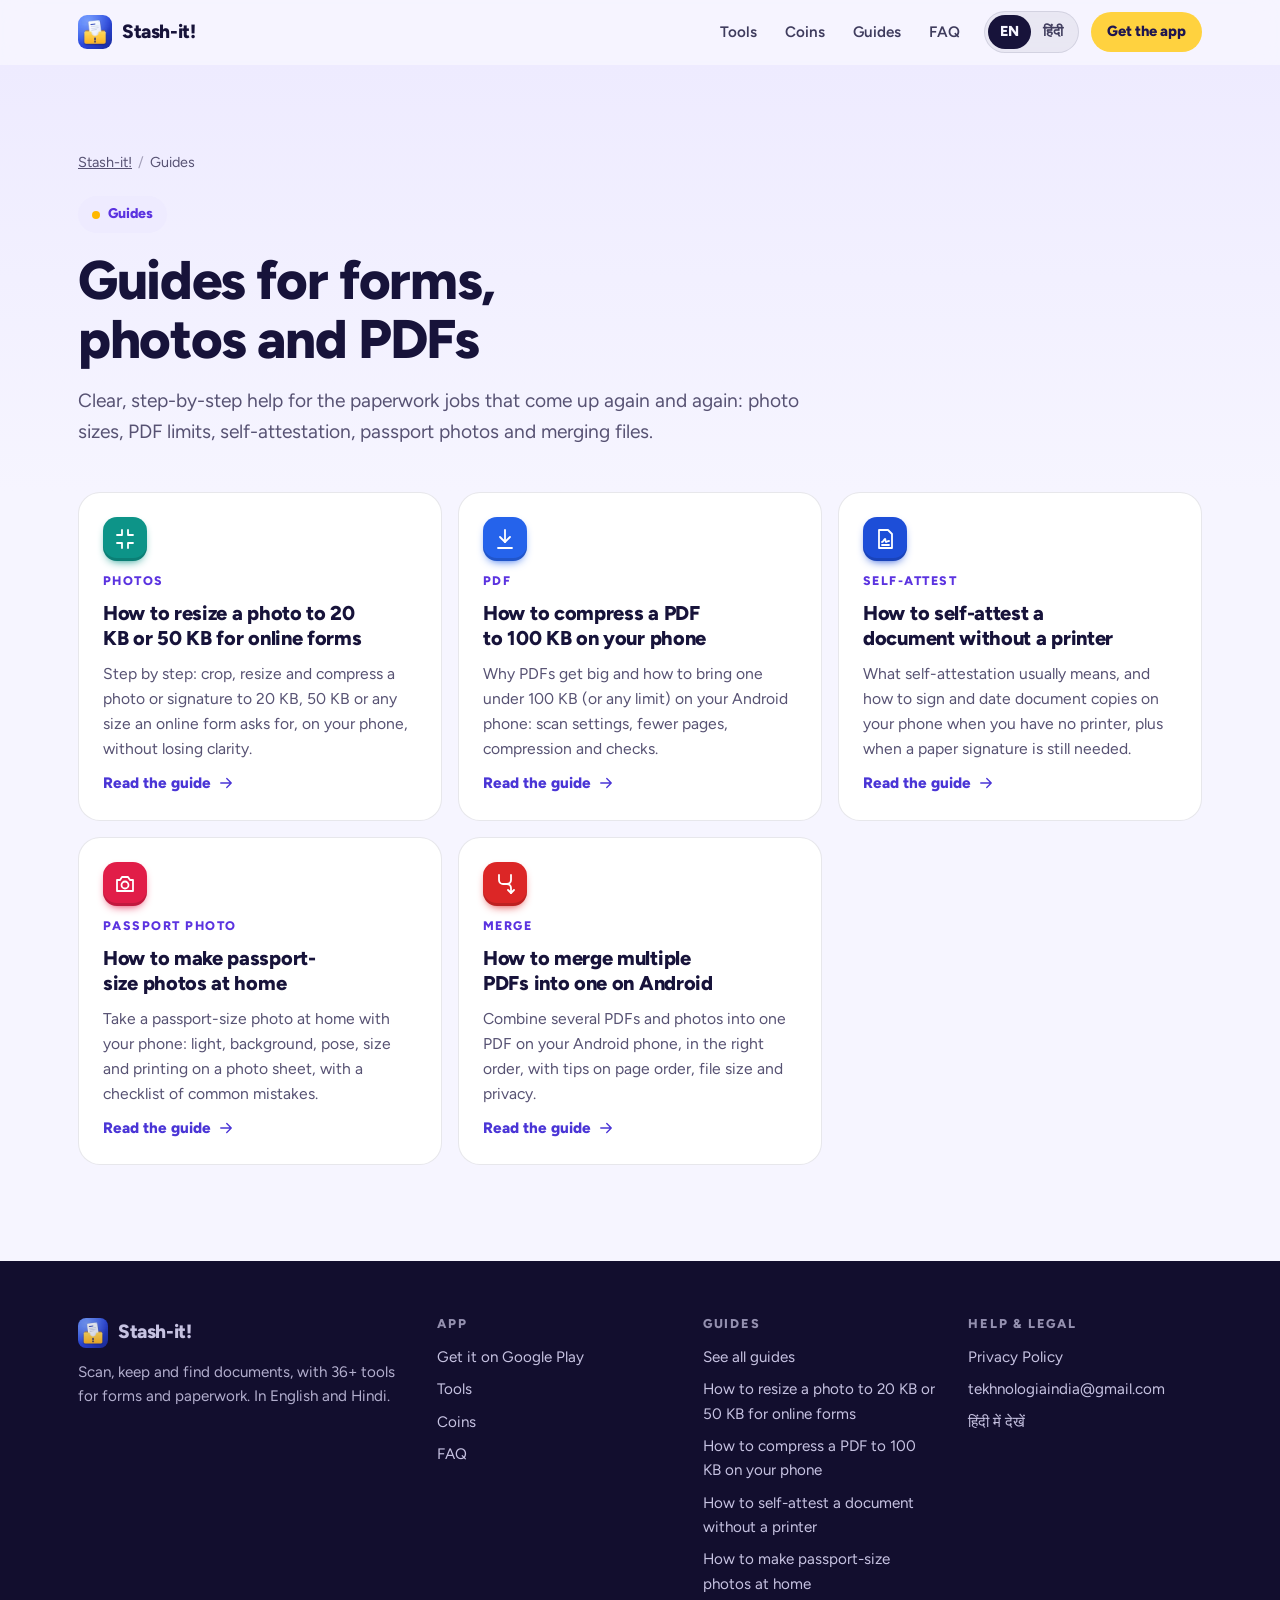
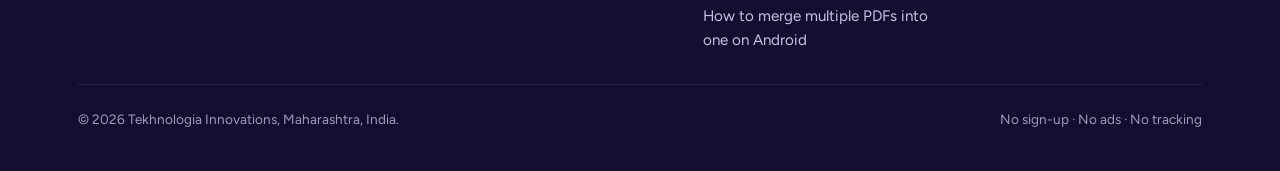
<file: guides/index.html>
<!doctype html>
<html lang="en" data-site="stashit">
<head>
<meta charset="utf-8">
<meta name="viewport" content="width=device-width,initial-scale=1,viewport-fit=cover">
<title>Form help guides: resize photo to KB, compress PDF, self-attest | Stash-it!</title>
<meta name="description" content="Free step-by-step guides: resize a photo to 20 KB or 50 KB, compress a PDF to 100 KB, self-attest without a printer, passport photos at home and merging PDFs on Android.">
<link rel="canonical" href="https://stashit.stashify.in/guides/"><link rel="alternate" hreflang="en" href="https://stashit.stashify.in/guides/"><link rel="alternate" hreflang="hi" href="https://stashit.stashify.in/hi/guides/"><link rel="alternate" hreflang="x-default" href="https://stashit.stashify.in/guides/">
<script>(function(){var p=null;try{p=localStorage.getItem('stashit-lang')}catch(e){}var L=document.documentElement.lang,n=(navigator.language||'').toLowerCase(),w=p||(n.indexOf('hi')===0?'hi':null);if(w&&w!==L){var a=document.querySelector('link[rel=alternate][hreflang="'+w+'"]');if(a){location.replace(new URL(a.href).pathname+location.search+location.hash)}}})();</script>
<meta name="theme-color" content="#F5F3FF" media="(prefers-color-scheme: light)">
<meta name="theme-color" content="#120E2E" media="(prefers-color-scheme: dark)">
<meta name="color-scheme" content="light dark">
<link rel="icon" href="/favicon.ico" sizes="48x48">
<link rel="icon" href="/favicon-32.png" type="image/png" sizes="32x32">
<link rel="apple-touch-icon" href="/apple-touch-icon.png">
<link rel="manifest" href="/site.webmanifest">
<link rel="preload" href="/fonts/figtree-800.woff2" as="font" type="font/woff2" crossorigin><link rel="preload" href="/fonts/figtree-400.woff2" as="font" type="font/woff2" crossorigin>
<link rel="stylesheet" href="/assets/style.css?v=365a05b5da">
<meta property="og:type" content="website">
<meta property="og:site_name" content="Stash-it!">
<meta property="og:title" content="Form help guides: resize photo to KB, compress PDF, self-attest | Stash-it!">
<meta property="og:description" content="Free step-by-step guides: resize a photo to 20 KB or 50 KB, compress a PDF to 100 KB, self-attest without a printer, passport photos at home and merging PDFs on Android.">
<meta property="og:url" content="https://stashit.stashify.in/guides/">
<meta property="og:image" content="https://stashit.stashify.in/og-image.png">
<meta property="og:image:width" content="1200"><meta property="og:image:height" content="630">
<meta property="og:image:alt" content="Stash-it! app on Android">
<meta property="og:locale" content="en_IN"><meta property="og:locale:alternate" content="hi_IN">
<meta name="twitter:card" content="summary_large_image">
<meta name="twitter:title" content="Form help guides: resize photo to KB, compress PDF, self-attest | Stash-it!">
<meta name="twitter:description" content="Free step-by-step guides: resize a photo to 20 KB or 50 KB, compress a PDF to 100 KB, self-attest without a printer, passport photos at home and merging PDFs on Android.">
<meta name="twitter:image" content="https://stashit.stashify.in/og-image.png">
<script type="application/ld+json">{"@context":"https://schema.org","@type":"CollectionPage","name":"Guides for forms, photos and PDFs","url":"https://stashit.stashify.in/guides/","inLanguage":"en"}</script>
<script src="/assets/site.js?v=82bb6c1220" defer></script>
</head>
<body class="guide">
<a class="skip" href="#main">Skip to content</a>
<header class="top"><div class="wrap">
<a class="brand" href="/" aria-label="Stash-it! home"><img src="/img/app-icon-96.webp" width="34" height="34" alt=""><span>Stash-it!</span></a>
<nav class="nav" aria-label="Main"><a href="/#tools">Tools</a><a href="/#coins">Coins</a><a href="/guides/">Guides</a><a href="/#faq">FAQ</a></nav>
<div class="lang" role="group" aria-label="Language / भाषा"><a href="/guides/" lang="en" hreflang="en" data-setlang="en" aria-current="true">EN</a><a href="/hi/guides/" lang="hi" hreflang="hi" data-setlang="hi">हिंदी</a></div>
<a class="btn btn-sm" href="https://play.google.com/store/apps/details?id=com.tekhnologia.stashit&amp;referrer=utm_source%3Dwebsite%26utm_medium%3Dlanding%26utm_campaign%3Dorganic%26utm_content%3Dheader" data-play="https://play.google.com/store/apps/details?id=com.tekhnologia.stashit" data-cta="header" rel="noopener">Get the app</a>
</div></header>
<main id="main">
<div class="ghero"><div class="wrap art-head">
 <ol class="crumbs"><li><a href="/">Stash-it!</a></li><li aria-current="page">Guides</li></ol>
 <span class="pill"><span class="dot"></span>Guides</span>
 <h1>Guides for forms, photos and PDFs</h1><p class="lede">Clear, step-by-step help for the paperwork jobs that come up again and again: photo sizes, PDF limits, self-attestation, passport photos and merging files.</p>
</div></div>
<div class="wrap" style="padding-bottom:96px"><div class="gcards three"><a class="gcard" href="/guides/resize-photo-20kb-50kb-for-online-forms/" data-reveal><span class="ti" style="--c:#0D9488"><svg class="ic" width="24" height="24" viewBox="0 0 24 24" fill="none" stroke="currentColor" stroke-width="1.8" stroke-linecap="round" stroke-linejoin="round" aria-hidden="true"><path d="M9 3v5H4M15 3v5h5M9 21v-5H4M15 21v-5h5"/></svg></span><span class="k">Photos</span><h3>How to resize a photo to 20 KB or 50 KB for online forms</h3><p>Step by step: crop, resize and compress a photo or signature to 20 KB, 50 KB or any size an online form asks for, on your phone, without losing clarity.</p><span class="go">Read the guide <svg class="ic" width="24" height="24" viewBox="0 0 24 24" fill="none" stroke="currentColor" stroke-width="1.8" stroke-linecap="round" stroke-linejoin="round" aria-hidden="true"><path d="M5 12h14M13 6l6 6-6 6"/></svg></span></a><a class="gcard" href="/guides/compress-pdf-to-100kb-on-phone/" data-reveal><span class="ti" style="--c:#2563EB"><svg class="ic" width="24" height="24" viewBox="0 0 24 24" fill="none" stroke="currentColor" stroke-width="1.8" stroke-linecap="round" stroke-linejoin="round" aria-hidden="true"><path d="M12 3v12"/><path d="m7 10 5 5 5-5"/><path d="M5 21h14"/></svg></span><span class="k">PDF</span><h3>How to compress a PDF to 100 KB on your phone</h3><p>Why PDFs get big and how to bring one under 100 KB (or any limit) on your Android phone: scan settings, fewer pages, compression and checks.</p><span class="go">Read the guide <svg class="ic" width="24" height="24" viewBox="0 0 24 24" fill="none" stroke="currentColor" stroke-width="1.8" stroke-linecap="round" stroke-linejoin="round" aria-hidden="true"><path d="M5 12h14M13 6l6 6-6 6"/></svg></span></a><a class="gcard" href="/guides/self-attest-document-without-printer/" data-reveal><span class="ti" style="--c:#1D4ED8"><svg class="ic" width="24" height="24" viewBox="0 0 24 24" fill="none" stroke="currentColor" stroke-width="1.8" stroke-linecap="round" stroke-linejoin="round" aria-hidden="true"><path d="M6 3h9l4 4v14H6z"/><path d="M9 15c1.5 0 2-3 3-3s0 3 1 3 1.5-1 3-1"/><path d="M9 18h7"/></svg></span><span class="k">Self-attest</span><h3>How to self-attest a document without a printer</h3><p>What self-attestation usually means, and how to sign and date document copies on your phone when you have no printer, plus when a paper signature is still needed.</p><span class="go">Read the guide <svg class="ic" width="24" height="24" viewBox="0 0 24 24" fill="none" stroke="currentColor" stroke-width="1.8" stroke-linecap="round" stroke-linejoin="round" aria-hidden="true"><path d="M5 12h14M13 6l6 6-6 6"/></svg></span></a><a class="gcard" href="/guides/passport-size-photo-at-home/" data-reveal><span class="ti" style="--c:#E11D48"><svg class="ic" width="24" height="24" viewBox="0 0 24 24" fill="none" stroke="currentColor" stroke-width="1.8" stroke-linecap="round" stroke-linejoin="round" aria-hidden="true"><path d="M4 8h3l2-3h6l2 3h3v11H4z"/><circle cx="12" cy="13" r="3.5"/></svg></span><span class="k">Passport photo</span><h3>How to make passport-size photos at home</h3><p>Take a passport-size photo at home with your phone: light, background, pose, size and printing on a photo sheet, with a checklist of common mistakes.</p><span class="go">Read the guide <svg class="ic" width="24" height="24" viewBox="0 0 24 24" fill="none" stroke="currentColor" stroke-width="1.8" stroke-linecap="round" stroke-linejoin="round" aria-hidden="true"><path d="M5 12h14M13 6l6 6-6 6"/></svg></span></a><a class="gcard" href="/guides/merge-pdfs-into-one-on-android/" data-reveal><span class="ti" style="--c:#DC2626"><svg class="ic" width="24" height="24" viewBox="0 0 24 24" fill="none" stroke="currentColor" stroke-width="1.8" stroke-linecap="round" stroke-linejoin="round" aria-hidden="true"><path d="M6 3v5a4 4 0 0 0 4 4h4a4 4 0 0 1 4 4v5"/><path d="M18 3v5a4 4 0 0 1-4 4"/><path d="m15 18 3 3 3-3"/></svg></span><span class="k">Merge</span><h3>How to merge multiple PDFs into one on Android</h3><p>Combine several PDFs and photos into one PDF on your Android phone, in the right order, with tips on page order, file size and privacy.</p><span class="go">Read the guide <svg class="ic" width="24" height="24" viewBox="0 0 24 24" fill="none" stroke="currentColor" stroke-width="1.8" stroke-linecap="round" stroke-linejoin="round" aria-hidden="true"><path d="M5 12h14M13 6l6 6-6 6"/></svg></span></a></div></div>
</main>
<footer class="foot"><div class="wrap">
<div><a class="brand" href="/"><img src="/img/app-icon-96.webp" width="30" height="30" alt="" loading="lazy">Stash-it!</a>
<p style="max-width:36ch;opacity:.8">Scan, keep and find documents, with 36+ tools for forms and paperwork. In English and Hindi.</p></div>
<div><h2>App</h2><ul><li><a href="https://play.google.com/store/apps/details?id=com.tekhnologia.stashit&amp;referrer=utm_source%3Dwebsite%26utm_medium%3Dlanding%26utm_campaign%3Dorganic%26utm_content%3Dfooter" data-play="https://play.google.com/store/apps/details?id=com.tekhnologia.stashit" data-cta="footer" rel="noopener">Get it on Google Play</a></li><li><a href="/#tools">Tools</a></li><li><a href="/#coins">Coins</a></li><li><a href="/#faq">FAQ</a></li></ul></div>
<div><h2>Guides</h2><ul><li><a href="/guides/">See all guides</a></li><li><a href="/guides/resize-photo-20kb-50kb-for-online-forms/">How to resize a photo to 20 KB or 50 KB for online forms</a></li><li><a href="/guides/compress-pdf-to-100kb-on-phone/">How to compress a PDF to 100 KB on your phone</a></li><li><a href="/guides/self-attest-document-without-printer/">How to self-attest a document without a printer</a></li><li><a href="/guides/passport-size-photo-at-home/">How to make passport-size photos at home</a></li><li><a href="/guides/merge-pdfs-into-one-on-android/">How to merge multiple PDFs into one on Android</a></li></ul></div>
<div><h2>Help & legal</h2><ul><li><a href="/privacy.html">Privacy Policy</a></li><li><a href="mailto:tekhnologiaindia@gmail.com">tekhnologiaindia@gmail.com</a></li><li><a href="/hi/guides/" lang="hi" data-setlang="hi">हिंदी में देखें</a></li></ul></div>
<div class="fine"><span>© 2026 Tekhnologia Innovations, Maharashtra, India.</span><span>No sign-up · No ads · No tracking</span></div>
</div></footer>
</body>
</html>
</file>
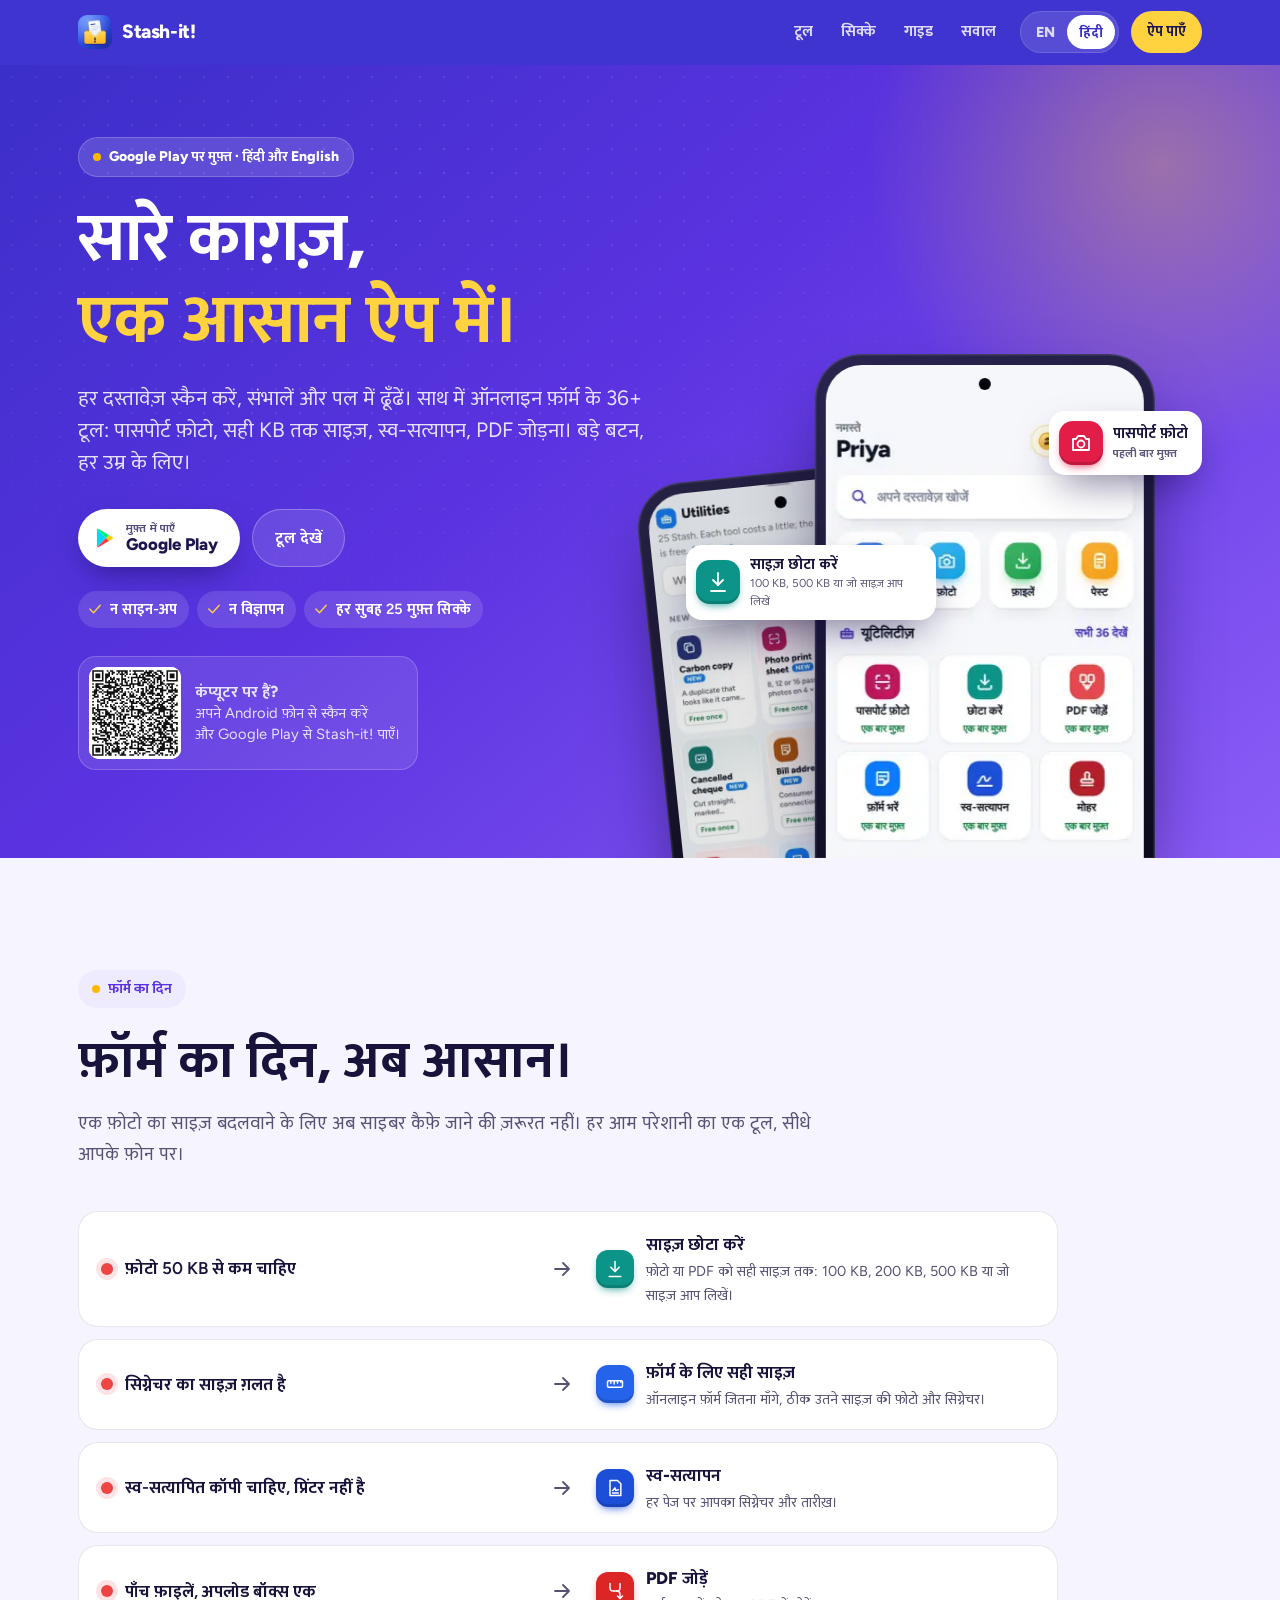
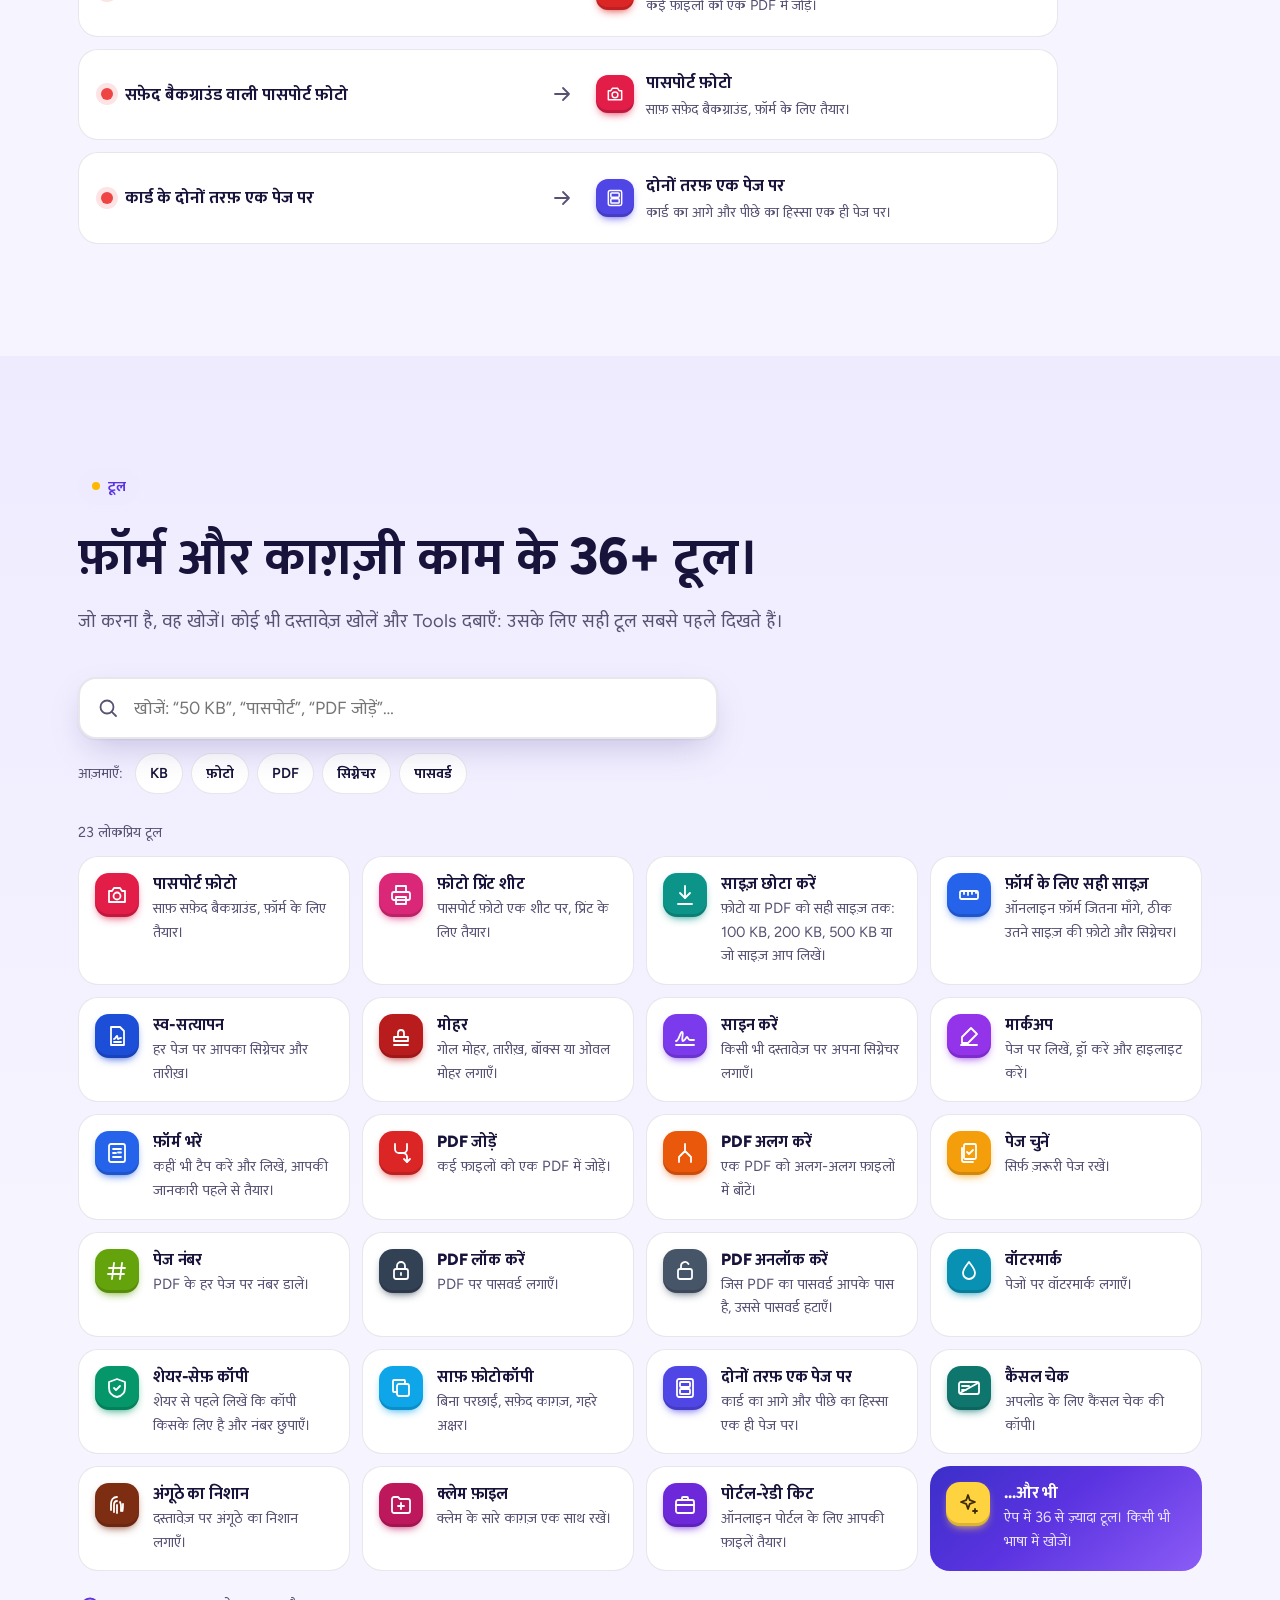
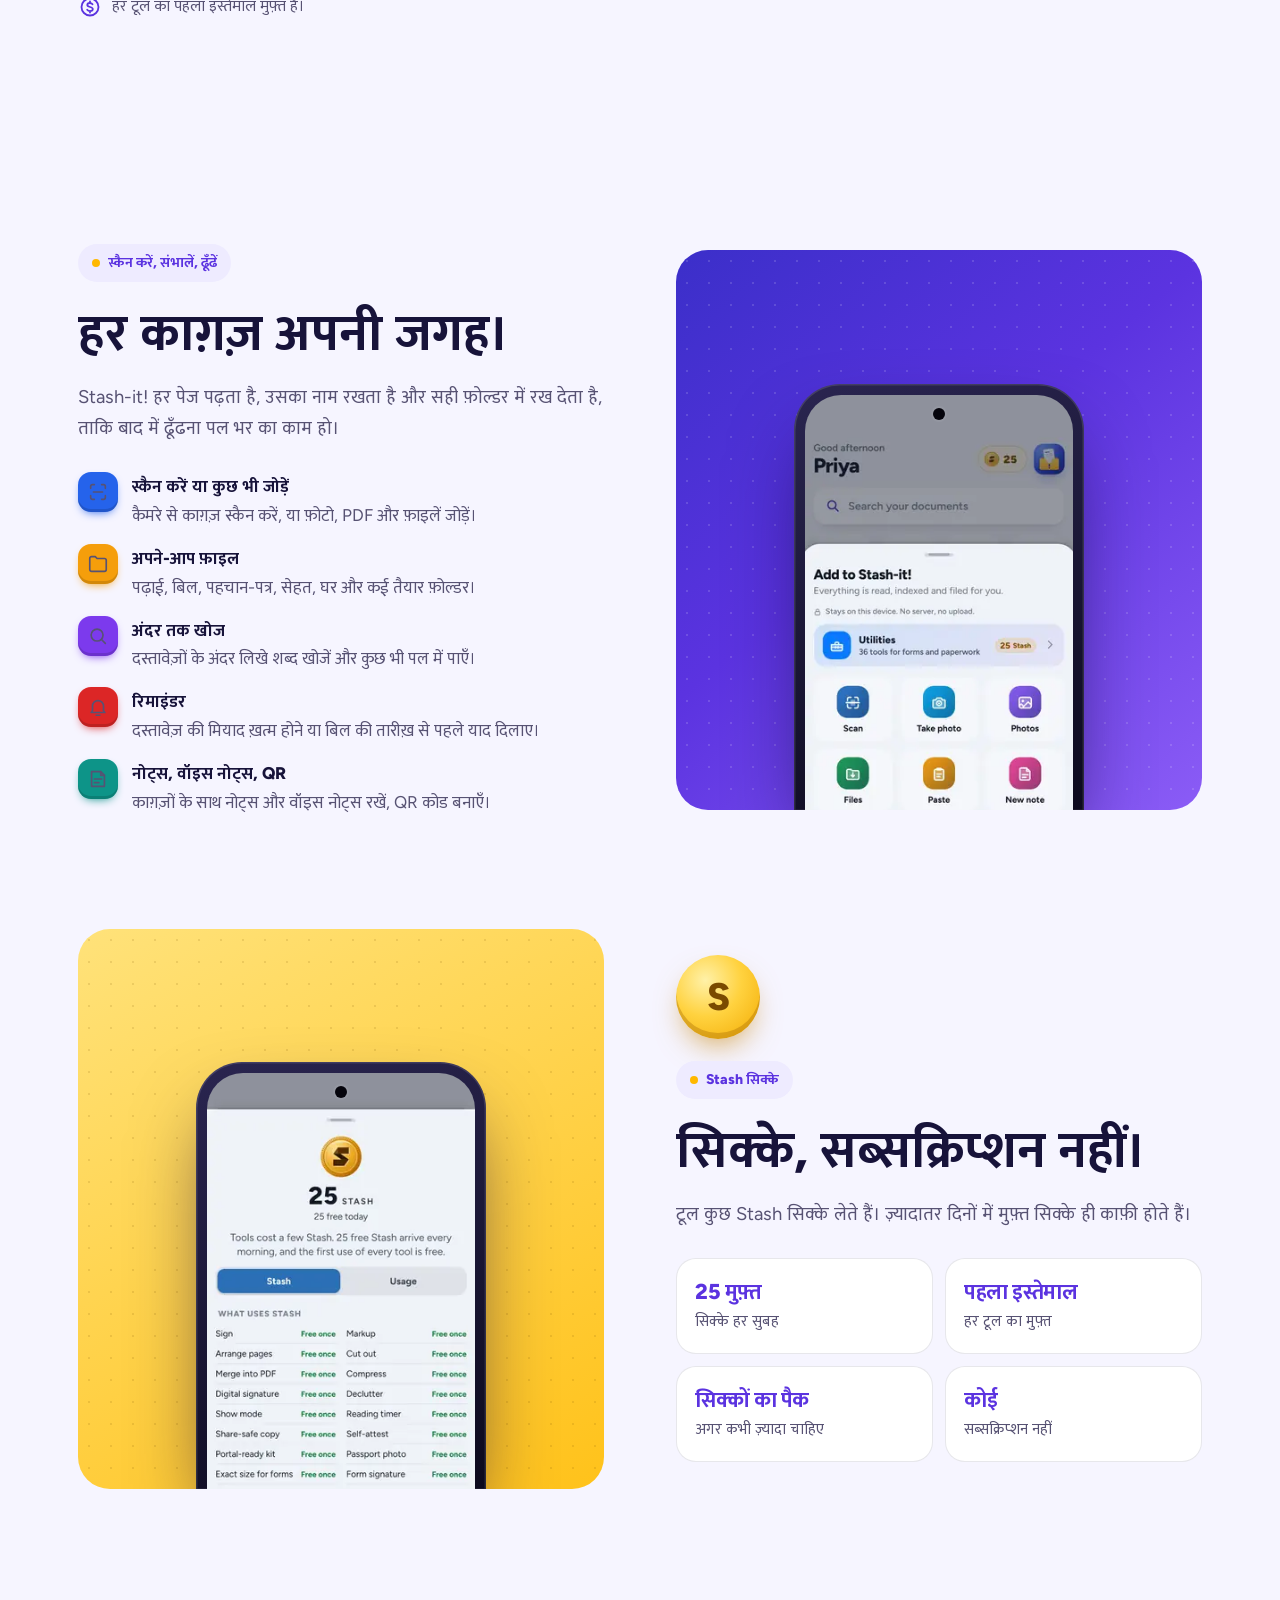
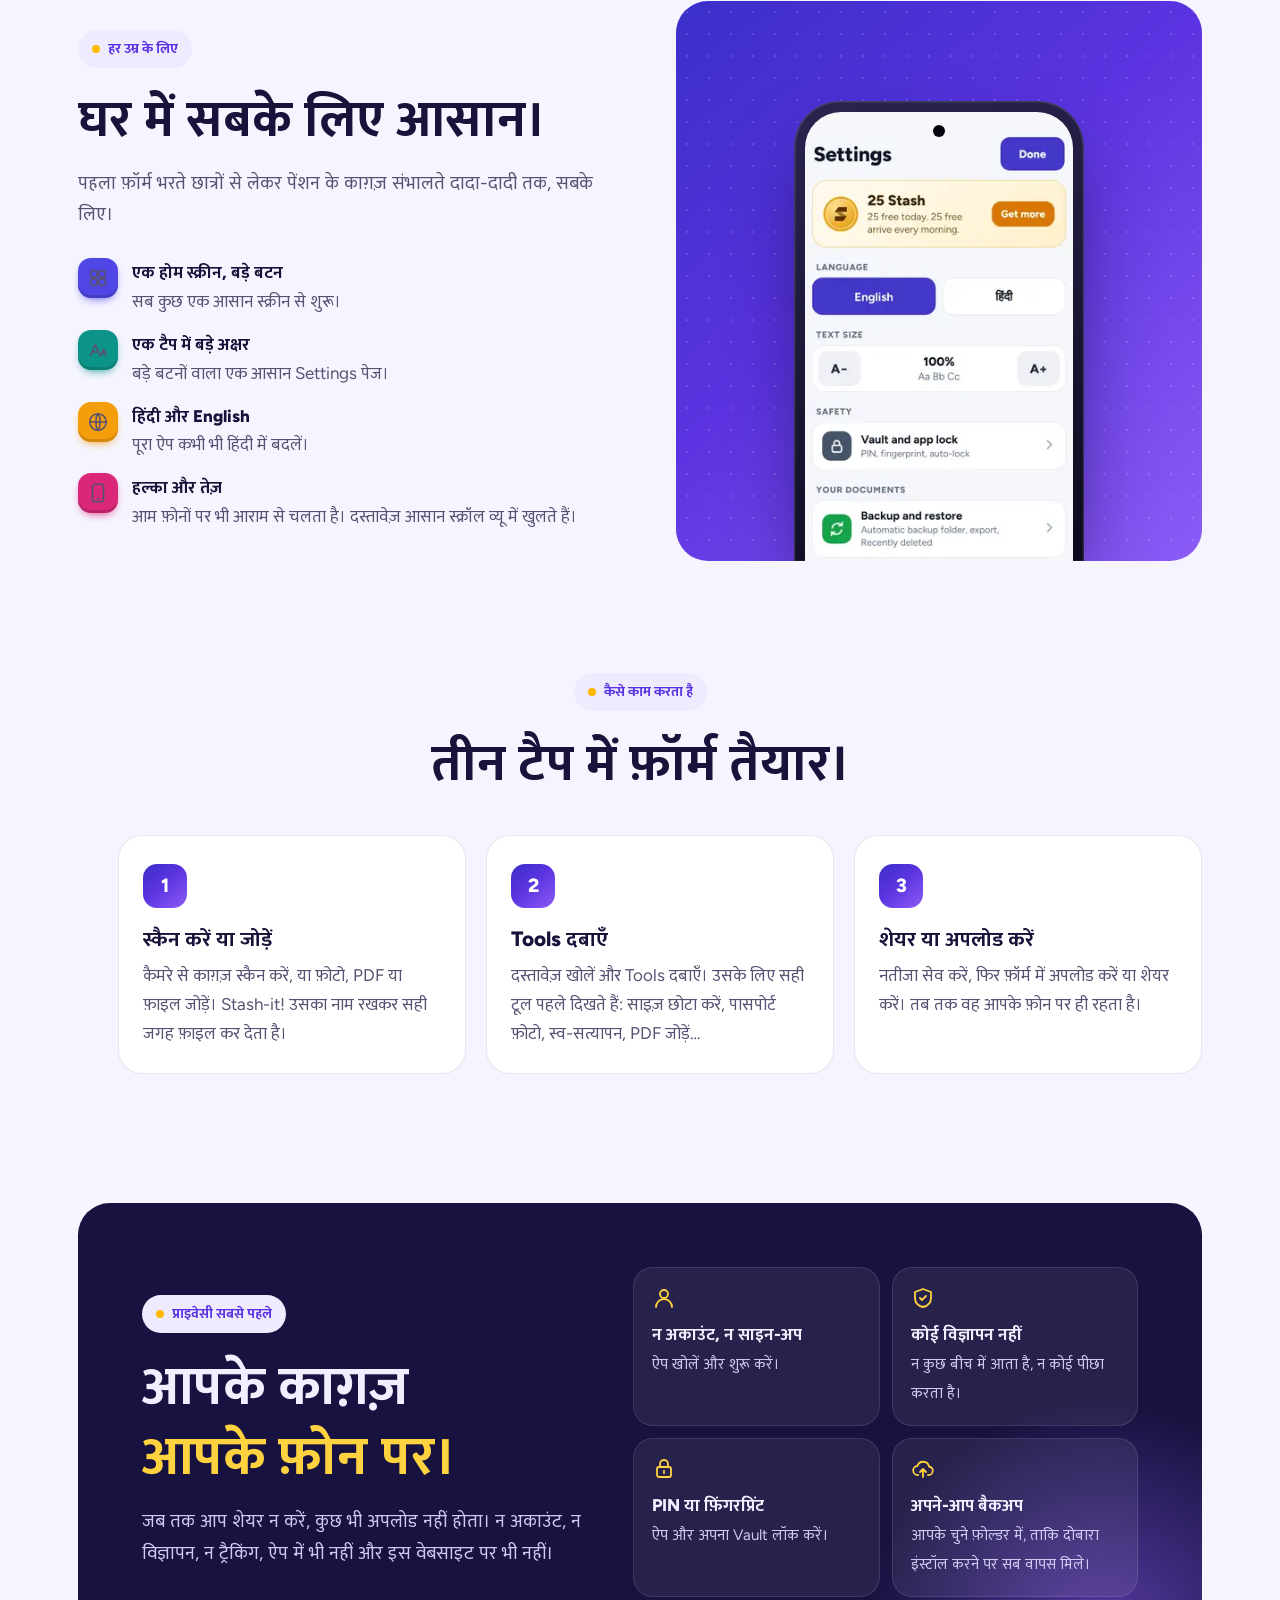
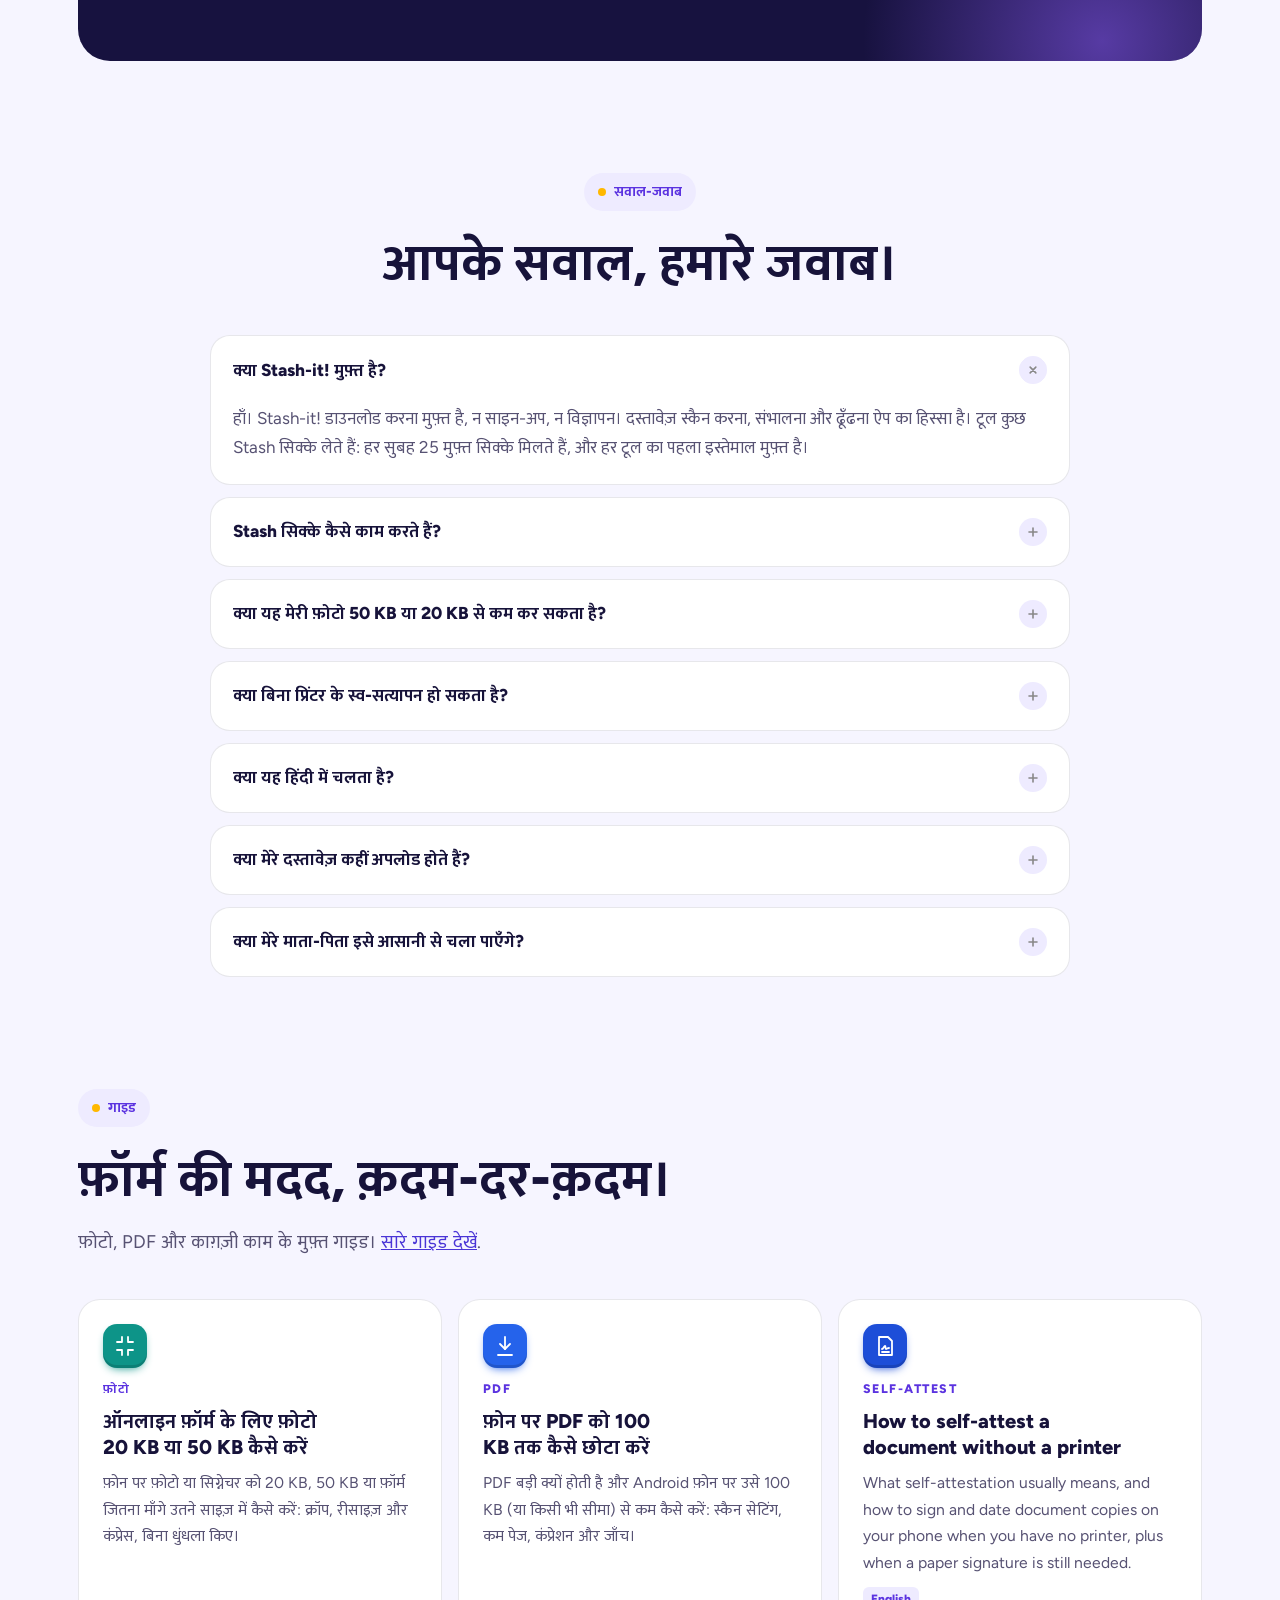
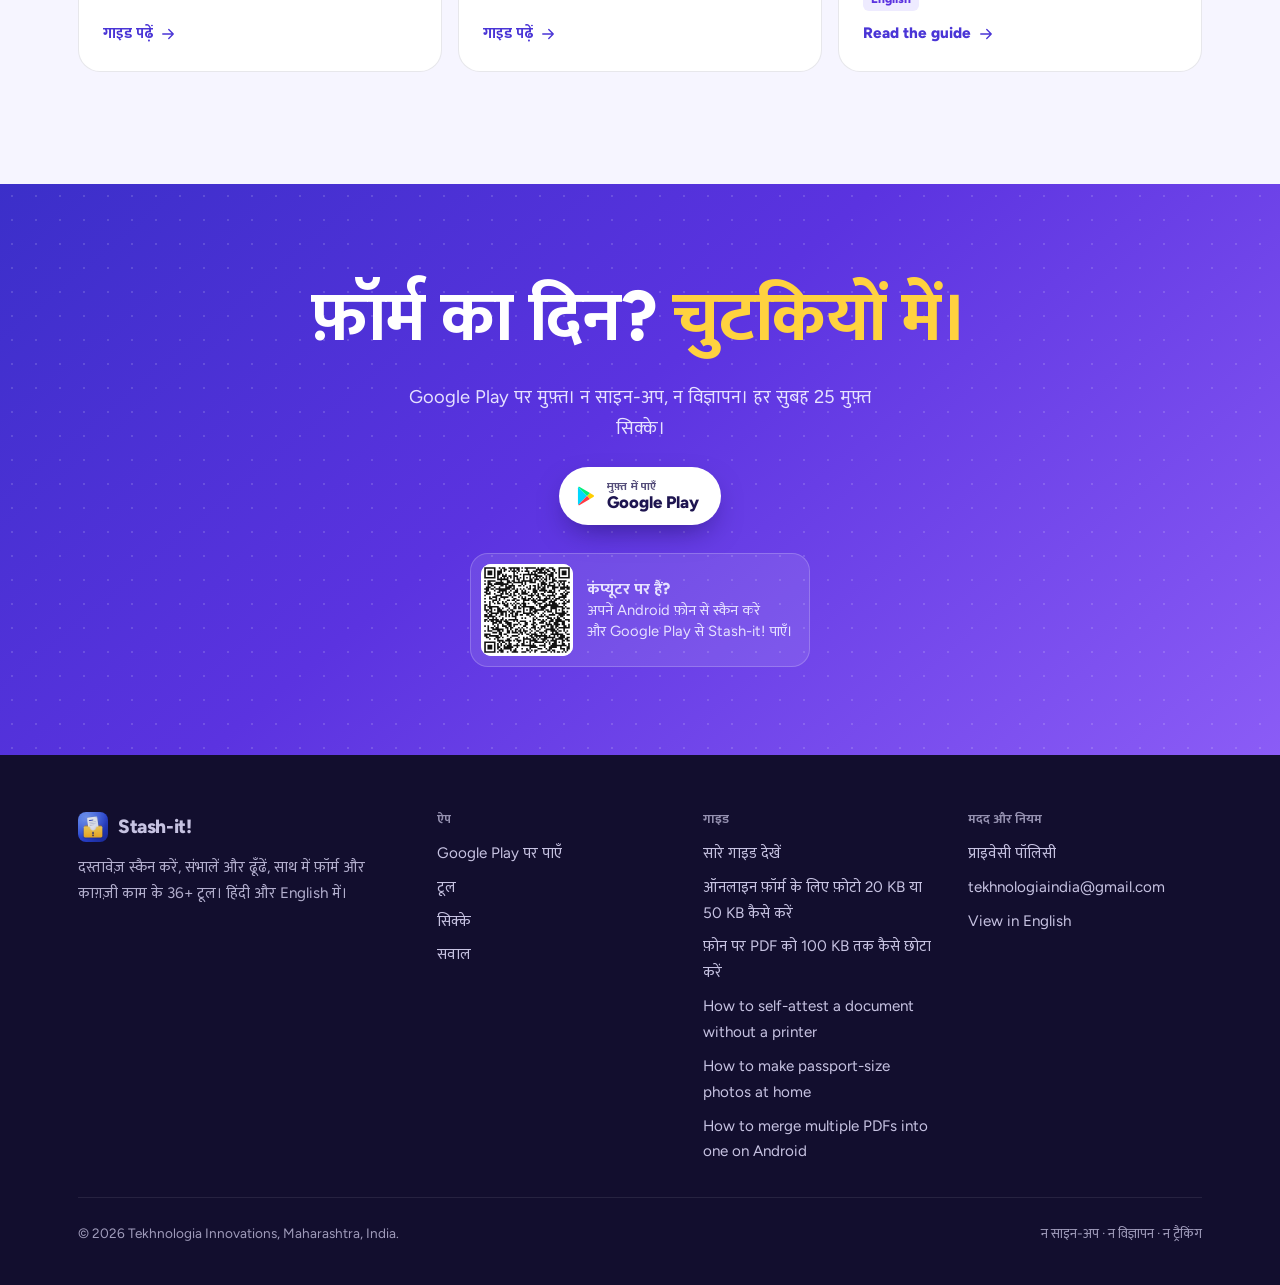
<file: hi/index.html>
<!doctype html>
<html lang="hi" data-site="stashit">
<head>
<meta charset="utf-8">
<meta name="viewport" content="width=device-width,initial-scale=1,viewport-fit=cover">
<title>Stash-it!: पासपोर्ट फ़ोटो, साइज़ छोटा करें, PDF जोड़ें, दस्तावेज़ ऐप</title>
<meta name="description" content="हर दस्तावेज़ स्कैन करें, संभालें और पल में ढूँढें, साथ में ऑनलाइन फ़ॉर्म के 36+ टूल: पासपोर्ट फ़ोटो, फ़ोटो या PDF सही KB तक, स्व-सत्यापन, PDF जोड़ना। हिंदी और English। न साइन-अप।">
<link rel="canonical" href="https://stashit.stashify.in/hi/"><link rel="alternate" hreflang="en" href="https://stashit.stashify.in/"><link rel="alternate" hreflang="hi" href="https://stashit.stashify.in/hi/"><link rel="alternate" hreflang="x-default" href="https://stashit.stashify.in/">
<script>(function(){var p=null;try{p=localStorage.getItem('stashit-lang')}catch(e){}var L=document.documentElement.lang,n=(navigator.language||'').toLowerCase(),w=p||(n.indexOf('hi')===0?'hi':null);if(w&&w!==L){var a=document.querySelector('link[rel=alternate][hreflang="'+w+'"]');if(a){location.replace(new URL(a.href).pathname+location.search+location.hash)}}})();</script>
<meta name="theme-color" content="#F5F3FF" media="(prefers-color-scheme: light)">
<meta name="theme-color" content="#120E2E" media="(prefers-color-scheme: dark)">
<meta name="color-scheme" content="light dark">
<link rel="icon" href="/favicon.ico" sizes="48x48">
<link rel="icon" href="/favicon-32.png" type="image/png" sizes="32x32">
<link rel="apple-touch-icon" href="/apple-touch-icon.png">
<link rel="manifest" href="/site.webmanifest">
<link rel="preload" href="/fonts/figtree-800.woff2" as="font" type="font/woff2" crossorigin><link rel="preload" href="/fonts/figtree-400.woff2" as="font" type="font/woff2" crossorigin><link rel="preload" href="/fonts/mukta-700.woff2" as="font" type="font/woff2" crossorigin>
<link rel="stylesheet" href="/assets/style.css?v=365a05b5da">
<meta property="og:type" content="website">
<meta property="og:site_name" content="Stash-it!">
<meta property="og:title" content="Stash-it!: सारे काग़ज़, एक आसान ऐप में">
<meta property="og:description" content="हर दस्तावेज़ स्कैन करें, संभालें और पल में ढूँढें, साथ में ऑनलाइन फ़ॉर्म के 36+ टूल: पासपोर्ट फ़ोटो, फ़ोटो या PDF सही KB तक, स्व-सत्यापन, PDF जोड़ना। हिंदी और English। न साइन-अप।">
<meta property="og:url" content="https://stashit.stashify.in/hi/">
<meta property="og:image" content="https://stashit.stashify.in/og-image.png">
<meta property="og:image:width" content="1200"><meta property="og:image:height" content="630">
<meta property="og:image:alt" content="Stash-it! app: all your papers, one simple app">
<meta property="og:locale" content="hi_IN"><meta property="og:locale:alternate" content="en_IN">
<meta name="twitter:card" content="summary_large_image">
<meta name="twitter:title" content="Stash-it!: सारे काग़ज़, एक आसान ऐप में">
<meta name="twitter:description" content="हर दस्तावेज़ स्कैन करें, संभालें और पल में ढूँढें, साथ में ऑनलाइन फ़ॉर्म के 36+ टूल: पासपोर्ट फ़ोटो, फ़ोटो या PDF सही KB तक, स्व-सत्यापन, PDF जोड़ना। हिंदी और English। न साइन-अप।">
<meta name="twitter:image" content="https://stashit.stashify.in/og-image.png">
<script type="application/ld+json">{"@context":"https://schema.org","@type":"SoftwareApplication","name":"Stash-it!","operatingSystem":"ANDROID","applicationCategory":"UtilitiesApplication","applicationSubCategory":"Document scanner and form tools","description":"Stash-it! keeps every important paper on your phone and gives you 36+ ready tools for forms and paperwork: passport photo, compress a photo or PDF to an exact size, self-attest, merge PDFs and more. English and Hindi.","url":"https://stashit.stashify.in/hi/","downloadUrl":"https://play.google.com/store/apps/details?id=com.tekhnologia.stashit","installUrl":"https://play.google.com/store/apps/details?id=com.tekhnologia.stashit","image":"https://stashit.stashify.in/icon-512.png","screenshot":["https://stashit.stashify.in/img/si-home-560.webp","https://stashit.stashify.in/img/si-tools-560.webp","https://stashit.stashify.in/img/si-doctools-560.webp","https://stashit.stashify.in/img/si-coins-560.webp","https://stashit.stashify.in/img/si-hindi-560.webp"],"inLanguage":["en","hi"],"isAccessibleForFree":true,"offers":{"@type":"Offer","price":"0","priceCurrency":"INR","category":"free"},"publisher":{"@type":"Organization","name":"Tekhnologia Innovations","email":"tekhnologiaindia@gmail.com"},"author":{"@type":"Organization","name":"Tekhnologia Innovations"}}</script><script type="application/ld+json">{"@context":"https://schema.org","@type":"FAQPage","inLanguage":"hi","mainEntity":[{"@type":"Question","name":"क्या Stash-it! मुफ़्त है?","acceptedAnswer":{"@type":"Answer","text":"हाँ। Stash-it! डाउनलोड करना मुफ़्त है, न साइन-अप, न विज्ञापन। दस्तावेज़ स्कैन करना, संभालना और ढूँढना ऐप का हिस्सा है। टूल कुछ Stash सिक्के लेते हैं: हर सुबह 25 मुफ़्त सिक्के मिलते हैं, और हर टूल का पहला इस्तेमाल मुफ़्त है।"}},{"@type":"Question","name":"Stash सिक्के कैसे काम करते हैं?","acceptedAnswer":{"@type":"Answer","text":"हर टूल कुछ सिक्के लेता है। हर सुबह 25 मुफ़्त सिक्के मिलते हैं, और किसी भी टूल का पहला इस्तेमाल मुफ़्त है। ज़्यादा चाहिए तो सिक्कों का पैक ख़रीद सकते हैं। कोई सब्सक्रिप्शन नहीं।"}},{"@type":"Question","name":"क्या यह मेरी फ़ोटो 50 KB या 20 KB से कम कर सकता है?","acceptedAnswer":{"@type":"Answer","text":"हाँ। ‘साइज़ छोटा करें’ टूल फ़ोटो या PDF को आपके चाहे साइज़ तक लाता है, जैसे 100 KB, 200 KB, 500 KB, या जो साइज़ आप लिखें। ‘फ़ॉर्म के लिए सही साइज़’ से फ़ोटो और सिग्नेचर उतने साइज़ में बनते हैं जितना ऑनलाइन फ़ॉर्म माँगता है। सीमा हमेशा फ़ॉर्म के निर्देशों में जाँच लें।"}},{"@type":"Question","name":"क्या बिना प्रिंटर के स्व-सत्यापन हो सकता है?","acceptedAnswer":{"@type":"Answer","text":"‘स्व-सत्यापन’ टूल फ़ोन पर ही दस्तावेज़ के हर पेज पर आपका सिग्नेचर और तारीख़ लगा देता है, ताकि आप बिना प्रिंट किए PDF भेज सकें। कुछ दफ़्तर अब भी काग़ज़ पर पेन से साइन माँगते हैं, इसलिए अपने फ़ॉर्म की ज़रूरत जाँच लें।"}},{"@type":"Question","name":"क्या यह हिंदी में चलता है?","acceptedAnswer":{"@type":"Answer","text":"हाँ। Stash-it! अंग्रेज़ी और हिंदी दोनों में चलता है। भाषा कभी भी एक आसान Settings पेज से बदल सकते हैं।"}},{"@type":"Question","name":"क्या मेरे दस्तावेज़ कहीं अपलोड होते हैं?","acceptedAnswer":{"@type":"Answer","text":"नहीं। आपके दस्तावेज़ आपके फ़ोन पर ही रहते हैं, और जब तक आप ख़ुद शेयर न करें, कुछ भी अपलोड नहीं होता। कोई अकाउंट नहीं। ऐप और Vault को PIN या फ़िंगरप्रिंट से लॉक कर सकते हैं, और अपने चुने फ़ोल्डर में अपने-आप बैकअप रख सकते हैं ताकि दोबारा इंस्टॉल करने पर सब वापस मिल जाए।"}},{"@type":"Question","name":"क्या मेरे माता-पिता इसे आसानी से चला पाएँगे?","acceptedAnswer":{"@type":"Answer","text":"यह इसी के लिए बना है: बड़े बटन, एक होम स्क्रीन, एक आसान Settings पेज, एक टैप में बड़े अक्षर, और दस्तावेज़ एक साफ़, आसान स्क्रॉल व्यू में खुलते हैं। आम फ़ोनों पर भी हल्का और तेज़।"}}]}</script><script type="application/ld+json">{"@context":"https://schema.org","@type":"WebSite","name":"Stash-it!","url":"https://stashit.stashify.in/","inLanguage":["en","hi"],"publisher":{"@type":"Organization","name":"Tekhnologia Innovations"}}</script>
<script src="/assets/site.js?v=82bb6c1220" defer></script>
</head>
<body class="home">
<a class="skip" href="#main">मुख्य सामग्री पर जाएँ</a>
<header class="top"><div class="wrap">
<a class="brand" href="/hi/" aria-label="Stash-it! home"><img src="/img/app-icon-96.webp" width="34" height="34" alt=""><span>Stash-it!</span></a>
<nav class="nav" aria-label="Main"><a href="#tools">टूल</a><a href="#coins">सिक्के</a><a href="/hi/guides/">गाइड</a><a href="#faq">सवाल</a></nav>
<div class="lang" role="group" aria-label="Language / भाषा"><a href="/" lang="en" hreflang="en" data-setlang="en">EN</a><a href="/hi/" lang="hi" hreflang="hi" data-setlang="hi" aria-current="true">हिंदी</a></div>
<a class="btn btn-sm" href="https://play.google.com/store/apps/details?id=com.tekhnologia.stashit&amp;referrer=utm_source%3Dwebsite%26utm_medium%3Dlanding%26utm_campaign%3Dorganic%26utm_content%3Dheader" data-play="https://play.google.com/store/apps/details?id=com.tekhnologia.stashit" data-cta="header" rel="noopener">ऐप पाएँ</a>
</div></header>
<main id="main">
<section class="hero" aria-labelledby="h1"><div class="wrap">
 <div class="copy">
  <span class="pill"><span class="dot"></span>Google Play पर मुफ़्त · हिंदी और English</span>
  <h1 id="h1">सारे काग़ज़, <em>एक आसान ऐप में।</em></h1>
  <p class="sub">हर दस्तावेज़ स्कैन करें, संभालें और पल में ढूँढें। साथ में ऑनलाइन फ़ॉर्म के 36+ टूल: पासपोर्ट फ़ोटो, सही KB तक साइज़, स्व-सत्यापन, PDF जोड़ना। बड़े बटन, हर उम्र के लिए।</p>
  <div class="cta-row"><a class="btn btn-play" href="https://play.google.com/store/apps/details?id=com.tekhnologia.stashit&amp;referrer=utm_source%3Dwebsite%26utm_medium%3Dlanding%26utm_campaign%3Dorganic%26utm_content%3Dhero" data-play="https://play.google.com/store/apps/details?id=com.tekhnologia.stashit" data-cta="hero" rel="noopener"><svg class="gp" width="22" height="22" viewBox="0 0 24 24" aria-hidden="true"><path fill="#00D7FE" d="M3.6 2.3c-.3.3-.4.7-.4 1.2v17c0 .5.1.9.4 1.2l9.5-9.7z"/><path fill="#FFCE00" d="m16.3 15.2-3.2-3.2 3.2-3.2 3.7 2.1c1 .6 1 1.6 0 2.2z"/><path fill="#FF3A44" d="M16.3 15.2 13.1 12l-9.5 9.7c.4.4.9.4 1.6.1z"/><path fill="#00F076" d="M16.3 8.8 5.2 2.2c-.7-.4-1.2-.3-1.6.1l9.5 9.7z"/></svg><span class="t"><small>मुफ़्त में पाएँ</small><b>Google Play</b></span></a><a class="btn btn-ghost" href="#tools">टूल देखें</a></div>
  <ul class="trust"><li><svg class="ic" width="24" height="24" viewBox="0 0 24 24" fill="none" stroke="currentColor" stroke-width="1.8" stroke-linecap="round" stroke-linejoin="round" aria-hidden="true"><path d="m5 12 5 5 9-10"/></svg>न साइन-अप</li><li><svg class="ic" width="24" height="24" viewBox="0 0 24 24" fill="none" stroke="currentColor" stroke-width="1.8" stroke-linecap="round" stroke-linejoin="round" aria-hidden="true"><path d="m5 12 5 5 9-10"/></svg>न विज्ञापन</li><li><svg class="ic" width="24" height="24" viewBox="0 0 24 24" fill="none" stroke="currentColor" stroke-width="1.8" stroke-linecap="round" stroke-linejoin="round" aria-hidden="true"><path d="m5 12 5 5 9-10"/></svg>हर सुबह 25 मुफ़्त सिक्के</li></ul>
  <div class="qr"><img src="/img/qr-play.svg" width="92" height="92" alt="Google Play से Stash-it! इंस्टॉल करने का QR कोड" loading="lazy"><p><b>कंप्यूटर पर हैं?</b>अपने Android फ़ोन से स्कैन करें<br>और Google Play से Stash-it! पाएँ।</p></div>
 </div>
 <div class="stage" role="img" aria-label="Stash-it! स्क्रीनशॉट: हिंदी होम स्क्रीन, स्कैन, फ़ोटो, फ़ाइलें और यूटिलिटी टूल">
  <div class="phone p-back" aria-hidden="true"><div class="scr"><img src="/img/si-tools-560.webp" srcset="/img/si-tools-300.webp 300w, /img/si-tools-560.webp 560w" sizes="260px" width="260" height="404" alt="" fetchpriority="high" decoding="async"></div></div>
  <div class="phone p-front"><div class="scr"><img src="/img/si-hindi-560.webp" srcset="/img/si-hindi-300.webp 300w, /img/si-hindi-560.webp 560w" sizes="(min-width:980px) 300px, 70vw" width="300" height="467" alt="Stash-it! स्क्रीनशॉट: हिंदी होम स्क्रीन, स्कैन, फ़ोटो, फ़ाइलें और यूटिलिटी टूल" fetchpriority="high" decoding="async"></div></div>
  <div class="float f1" aria-hidden="true"><span class="ti" style="--c:#0D9488"><svg class="ic" width="24" height="24" viewBox="0 0 24 24" fill="none" stroke="currentColor" stroke-width="1.8" stroke-linecap="round" stroke-linejoin="round" aria-hidden="true"><path d="M12 3v12"/><path d="m7 10 5 5 5-5"/><path d="M5 21h14"/></svg></span><span><b>साइज़ छोटा करें</b><small>100 KB, 500 KB या जो साइज़ आप लिखें</small></span></div>
  <div class="float f2" aria-hidden="true"><span class="ti" style="--c:#E11D48"><svg class="ic" width="24" height="24" viewBox="0 0 24 24" fill="none" stroke="currentColor" stroke-width="1.8" stroke-linecap="round" stroke-linejoin="round" aria-hidden="true"><path d="M4 8h3l2-3h6l2 3h3v11H4z"/><circle cx="12" cy="13" r="3.5"/></svg></span><span><b>पासपोर्ट फ़ोटो</b><small class="free">पहली बार मुफ़्त</small></span></div>
 </div>
</div></section>

<section class="sec" aria-labelledby="p-h"><div class="wrap">
 <div class="sec-head" data-reveal><span class="pill"><span class="dot"></span>फ़ॉर्म का दिन</span><h2 id="p-h">फ़ॉर्म का दिन, अब आसान।</h2><p>एक फ़ोटो का साइज़ बदलवाने के लिए अब साइबर कैफ़े जाने की ज़रूरत नहीं। हर आम परेशानी का एक टूल, सीधे आपके फ़ोन पर।</p></div>
 <ul class="fixes"><li data-reveal><span class="pain">फ़ोटो 50 KB से कम चाहिए</span><span class="arr"><svg class="ic" width="24" height="24" viewBox="0 0 24 24" fill="none" stroke="currentColor" stroke-width="1.8" stroke-linecap="round" stroke-linejoin="round" aria-hidden="true"><path d="M5 12h14M13 6l6 6-6 6"/></svg></span><span class="fix"><span class="ti" style="--c:#0D9488"><svg class="ic" width="24" height="24" viewBox="0 0 24 24" fill="none" stroke="currentColor" stroke-width="1.8" stroke-linecap="round" stroke-linejoin="round" aria-hidden="true"><path d="M12 3v12"/><path d="m7 10 5 5 5-5"/><path d="M5 21h14"/></svg></span><span>साइज़ छोटा करें<small>फ़ोटो या PDF को सही साइज़ तक: 100 KB, 200 KB, 500 KB या जो साइज़ आप लिखें।</small></span></span></li><li data-reveal><span class="pain">सिग्नेचर का साइज़ ग़लत है</span><span class="arr"><svg class="ic" width="24" height="24" viewBox="0 0 24 24" fill="none" stroke="currentColor" stroke-width="1.8" stroke-linecap="round" stroke-linejoin="round" aria-hidden="true"><path d="M5 12h14M13 6l6 6-6 6"/></svg></span><span class="fix"><span class="ti" style="--c:#2563EB"><svg class="ic" width="24" height="24" viewBox="0 0 24 24" fill="none" stroke="currentColor" stroke-width="1.8" stroke-linecap="round" stroke-linejoin="round" aria-hidden="true"><rect x="3" y="8" width="18" height="8" rx="1.5"/><path d="M7 8v3M11 8v4M15 8v3M19 8v2"/></svg></span><span>फ़ॉर्म के लिए सही साइज़<small>ऑनलाइन फ़ॉर्म जितना माँगे, ठीक उतने साइज़ की फ़ोटो और सिग्नेचर।</small></span></span></li><li data-reveal><span class="pain">स्व-सत्यापित कॉपी चाहिए, प्रिंटर नहीं है</span><span class="arr"><svg class="ic" width="24" height="24" viewBox="0 0 24 24" fill="none" stroke="currentColor" stroke-width="1.8" stroke-linecap="round" stroke-linejoin="round" aria-hidden="true"><path d="M5 12h14M13 6l6 6-6 6"/></svg></span><span class="fix"><span class="ti" style="--c:#1D4ED8"><svg class="ic" width="24" height="24" viewBox="0 0 24 24" fill="none" stroke="currentColor" stroke-width="1.8" stroke-linecap="round" stroke-linejoin="round" aria-hidden="true"><path d="M6 3h9l4 4v14H6z"/><path d="M9 15c1.5 0 2-3 3-3s0 3 1 3 1.5-1 3-1"/><path d="M9 18h7"/></svg></span><span>स्व-सत्यापन<small>हर पेज पर आपका सिग्नेचर और तारीख़।</small></span></span></li><li data-reveal><span class="pain">पाँच फ़ाइलें, अपलोड बॉक्स एक</span><span class="arr"><svg class="ic" width="24" height="24" viewBox="0 0 24 24" fill="none" stroke="currentColor" stroke-width="1.8" stroke-linecap="round" stroke-linejoin="round" aria-hidden="true"><path d="M5 12h14M13 6l6 6-6 6"/></svg></span><span class="fix"><span class="ti" style="--c:#DC2626"><svg class="ic" width="24" height="24" viewBox="0 0 24 24" fill="none" stroke="currentColor" stroke-width="1.8" stroke-linecap="round" stroke-linejoin="round" aria-hidden="true"><path d="M6 3v5a4 4 0 0 0 4 4h4a4 4 0 0 1 4 4v5"/><path d="M18 3v5a4 4 0 0 1-4 4"/><path d="m15 18 3 3 3-3"/></svg></span><span>PDF जोड़ें<small>कई फ़ाइलों को एक PDF में जोड़ें।</small></span></span></li><li data-reveal><span class="pain">सफ़ेद बैकग्राउंड वाली पासपोर्ट फ़ोटो</span><span class="arr"><svg class="ic" width="24" height="24" viewBox="0 0 24 24" fill="none" stroke="currentColor" stroke-width="1.8" stroke-linecap="round" stroke-linejoin="round" aria-hidden="true"><path d="M5 12h14M13 6l6 6-6 6"/></svg></span><span class="fix"><span class="ti" style="--c:#E11D48"><svg class="ic" width="24" height="24" viewBox="0 0 24 24" fill="none" stroke="currentColor" stroke-width="1.8" stroke-linecap="round" stroke-linejoin="round" aria-hidden="true"><path d="M4 8h3l2-3h6l2 3h3v11H4z"/><circle cx="12" cy="13" r="3.5"/></svg></span><span>पासपोर्ट फ़ोटो<small>साफ़ सफ़ेद बैकग्राउंड, फ़ॉर्म के लिए तैयार।</small></span></span></li><li data-reveal><span class="pain">कार्ड के दोनों तरफ़ एक पेज पर</span><span class="arr"><svg class="ic" width="24" height="24" viewBox="0 0 24 24" fill="none" stroke="currentColor" stroke-width="1.8" stroke-linecap="round" stroke-linejoin="round" aria-hidden="true"><path d="M5 12h14M13 6l6 6-6 6"/></svg></span><span class="fix"><span class="ti" style="--c:#4F46E5"><svg class="ic" width="24" height="24" viewBox="0 0 24 24" fill="none" stroke="currentColor" stroke-width="1.8" stroke-linecap="round" stroke-linejoin="round" aria-hidden="true"><rect x="4" y="3" width="16" height="18" rx="2"/><rect x="7" y="6" width="10" height="5" rx="1"/><rect x="7" y="13" width="10" height="5" rx="1"/></svg></span><span>दोनों तरफ़ एक पेज पर<small>कार्ड का आगे और पीछे का हिस्सा एक ही पेज पर।</small></span></span></li></ul>
</div></section>

<section class="sec tools-sec" id="tools" aria-labelledby="t-h"><div class="wrap">
 <div class="sec-head" data-reveal><span class="pill"><span class="dot"></span>टूल</span><h2 id="t-h">फ़ॉर्म और काग़ज़ी काम के 36+ टूल।</h2><p>जो करना है, वह खोजें। कोई भी दस्तावेज़ खोलें और Tools दबाएँ: उसके लिए सही टूल सबसे पहले दिखते हैं।</p></div>
 <div class="searchbar" role="search"><svg class="ic" width="24" height="24" viewBox="0 0 24 24" fill="none" stroke="currentColor" stroke-width="1.8" stroke-linecap="round" stroke-linejoin="round" aria-hidden="true"><circle cx="11" cy="11" r="6.5"/><path d="m20 20-4.2-4.2"/></svg><label class="sr" for="tool-q">टूल खोजें</label><input id="tool-q" type="search" placeholder="खोजें: “50 KB”, “पासपोर्ट”, “PDF जोड़ें”…" autocomplete="off" enterkeyhint="search"></div>
 <div class="qs"><span>आज़माएँ:</span><button type="button" data-q="KB">KB</button><button type="button" data-q="फ़ोटो">फ़ोटो</button><button type="button" data-q="PDF">PDF</button><button type="button" data-q="सिग्नेचर">सिग्नेचर</button><button type="button" data-q="पासवर्ड">पासवर्ड</button></div>
 <p class="tcount" id="tool-count" aria-live="polite" data-all="{n} लोकप्रिय टूल" data-some="{n} टूल मिले">23 लोकप्रिय टूल</p>
 <ul class="tgrid"><li class="tool" data-k="photo id visa white background फोटो passport photo a clean white background, ready for forms."><span class="ti" style="--c:#E11D48"><svg class="ic" width="24" height="24" viewBox="0 0 24 24" fill="none" stroke="currentColor" stroke-width="1.8" stroke-linecap="round" stroke-linejoin="round" aria-hidden="true"><path d="M4 8h3l2-3h6l2 3h3v11H4z"/><circle cx="12" cy="13" r="3.5"/></svg></span><div><h3>पासपोर्ट फ़ोटो</h3><p>साफ़ सफ़ेद बैकग्राउंड, फ़ॉर्म के लिए तैयार।</p></div></li><li class="tool" data-k="print 4x6 studio prints प्रिंट photo print sheet your passport photos laid out on one sheet to print."><span class="ti" style="--c:#DB2777"><svg class="ic" width="24" height="24" viewBox="0 0 24 24" fill="none" stroke="currentColor" stroke-width="1.8" stroke-linecap="round" stroke-linejoin="round" aria-hidden="true"><path d="M7 9V3h10v6"/><rect x="3" y="9" width="18" height="8" rx="2"/><path d="M7 14h10v7H7z"/></svg></span><div><h3>फ़ोटो प्रिंट शीट</h3><p>पासपोर्ट फ़ोटो एक शीट पर, प्रिंट के लिए तैयार।</p></div></li><li class="tool" data-k="kb 20kb 50kb 100kb 200kb 500kb reduce shrink resize mb size compress pdf photo कम छोटा केबी compress to a size a photo or pdf to an exact size: 100 kb, 200 kb, 500 kb or a size you type."><span class="ti" style="--c:#0D9488"><svg class="ic" width="24" height="24" viewBox="0 0 24 24" fill="none" stroke="currentColor" stroke-width="1.8" stroke-linecap="round" stroke-linejoin="round" aria-hidden="true"><path d="M12 3v12"/><path d="m7 10 5 5 5-5"/><path d="M5 21h14"/></svg></span><div><h3>साइज़ छोटा करें</h3><p>फ़ोटो या PDF को सही साइज़ तक: 100 KB, 200 KB, 500 KB या जो साइज़ आप लिखें।</p></div></li><li class="tool" data-k="signature photo dimensions pixels kb 20kb 50kb 20 kb 50 kb online form exam application सिग्नेचर हस्ताक्षर exact size for forms photo and signature in the exact size an online form asks for."><span class="ti" style="--c:#2563EB"><svg class="ic" width="24" height="24" viewBox="0 0 24 24" fill="none" stroke="currentColor" stroke-width="1.8" stroke-linecap="round" stroke-linejoin="round" aria-hidden="true"><rect x="3" y="8" width="18" height="8" rx="1.5"/><path d="M7 8v3M11 8v4M15 8v3M19 8v2"/></svg></span><div><h3>फ़ॉर्म के लिए सही साइज़</h3><p>ऑनलाइन फ़ॉर्म जितना माँगे, ठीक उतने साइज़ की फ़ोटो और सिग्नेचर।</p></div></li><li class="tool" data-k="self attested true copy sign date सेल्फ अटेस्ट self-attest your signature and the date on every page."><span class="ti" style="--c:#1D4ED8"><svg class="ic" width="24" height="24" viewBox="0 0 24 24" fill="none" stroke="currentColor" stroke-width="1.8" stroke-linecap="round" stroke-linejoin="round" aria-hidden="true"><path d="M6 3h9l4 4v14H6z"/><path d="M9 15c1.5 0 2-3 3-3s0 3 1 3 1.5-1 3-1"/><path d="M9 18h7"/></svg></span><div><h3>स्व-सत्यापन</h3><p>हर पेज पर आपका सिग्नेचर और तारीख़।</p></div></li><li class="tool" data-k="seal stamp rubber स्टैम्प stamp add a round seal, date, box or oval stamp."><span class="ti" style="--c:#B91C1C"><svg class="ic" width="24" height="24" viewBox="0 0 24 24" fill="none" stroke="currentColor" stroke-width="1.8" stroke-linecap="round" stroke-linejoin="round" aria-hidden="true"><path d="M9 13V9a3 3 0 1 1 6 0v4"/><path d="M5 13h14v4H5z"/><path d="M5 21h14"/></svg></span><div><h3>मोहर</h3><p>गोल मोहर, तारीख़, बॉक्स या ओवल मोहर लगाएँ।</p></div></li><li class="tool" data-k="signature e-sign हस्ताक्षर sign put your signature on any document."><span class="ti" style="--c:#7C3AED"><svg class="ic" width="24" height="24" viewBox="0 0 24 24" fill="none" stroke="currentColor" stroke-width="1.8" stroke-linecap="round" stroke-linejoin="round" aria-hidden="true"><path d="M3 17c3 0 4-9 6-9s-1 9 1 9 3-4 4-4 1 3 3 3h4"/><path d="M3 21h18"/></svg></span><div><h3>साइन करें</h3><p>किसी भी दस्तावेज़ पर अपना सिग्नेचर लगाएँ।</p></div></li><li class="tool" data-k="highlight draw pen annotate mark up write, draw and highlight on a page."><span class="ti" style="--c:#9333EA"><svg class="ic" width="24" height="24" viewBox="0 0 24 24" fill="none" stroke="currentColor" stroke-width="1.8" stroke-linecap="round" stroke-linejoin="round" aria-hidden="true"><path d="m14 4 6 6-9 9H5v-6z"/><path d="M4 21h16"/></svg></span><div><h3>मार्कअप</h3><p>पेज पर लिखें, ड्रॉ करें और हाइलाइट करें।</p></div></li><li class="tool" data-k="type text form pdf fill fill a form tap anywhere and type, with your details ready."><span class="ti" style="--c:#2563EB"><svg class="ic" width="24" height="24" viewBox="0 0 24 24" fill="none" stroke="currentColor" stroke-width="1.8" stroke-linecap="round" stroke-linejoin="round" aria-hidden="true"><rect x="4" y="3" width="16" height="18" rx="2"/><path d="M8 8h8M8 12h3"/><path d="M8 16h8"/><path d="M13 11.5h3"/></svg></span><div><h3>फ़ॉर्म भरें</h3><p>कहीं भी टैप करें और लिखें, आपकी जानकारी पहले से तैयार।</p></div></li><li class="tool" data-k="combine join merge pdf one file जोड़ना merge pdfs join several files into one pdf."><span class="ti" style="--c:#DC2626"><svg class="ic" width="24" height="24" viewBox="0 0 24 24" fill="none" stroke="currentColor" stroke-width="1.8" stroke-linecap="round" stroke-linejoin="round" aria-hidden="true"><path d="M6 3v5a4 4 0 0 0 4 4h4a4 4 0 0 1 4 4v5"/><path d="M18 3v5a4 4 0 0 1-4 4"/><path d="m15 18 3 3 3-3"/></svg></span><div><h3>PDF जोड़ें</h3><p>कई फ़ाइलों को एक PDF में जोड़ें।</p></div></li><li class="tool" data-k="split separate split a pdf break one pdf into separate files."><span class="ti" style="--c:#EA580C"><svg class="ic" width="24" height="24" viewBox="0 0 24 24" fill="none" stroke="currentColor" stroke-width="1.8" stroke-linecap="round" stroke-linejoin="round" aria-hidden="true"><path d="M12 3v7M12 10l-6 6v5M12 10l6 6v5"/></svg></span><div><h3>PDF अलग करें</h3><p>एक PDF को अलग-अलग फ़ाइलों में बाँटें।</p></div></li><li class="tool" data-k="extract pages select remove pick pages keep only the pages you need."><span class="ti" style="--c:#F59E0B"><svg class="ic" width="24" height="24" viewBox="0 0 24 24" fill="none" stroke="currentColor" stroke-width="1.8" stroke-linecap="round" stroke-linejoin="round" aria-hidden="true"><rect x="7" y="3" width="12" height="15" rx="1.5"/><path d="M5 7v12a2 2 0 0 0 2 2h9"/><path d="m10 11 2 2 4-4"/></svg></span><div><h3>पेज चुनें</h3><p>सिर्फ़ ज़रूरी पेज रखें।</p></div></li><li class="tool" data-k="page numbers numbering page numbers number every page of a pdf."><span class="ti" style="--c:#65A30D"><svg class="ic" width="24" height="24" viewBox="0 0 24 24" fill="none" stroke="currentColor" stroke-width="1.8" stroke-linecap="round" stroke-linejoin="round" aria-hidden="true"><path d="M9 4 7 20M17 4l-2 16M4 9h16M3 15h16"/></svg></span><div><h3>पेज नंबर</h3><p>PDF के हर पेज पर नंबर डालें।</p></div></li><li class="tool" data-k="password protect secure lock पासवर्ड lock a pdf protect a pdf with a password."><span class="ti" style="--c:#334155"><svg class="ic" width="24" height="24" viewBox="0 0 24 24" fill="none" stroke="currentColor" stroke-width="1.8" stroke-linecap="round" stroke-linejoin="round" aria-hidden="true"><rect x="5" y="10" width="14" height="10" rx="2"/><path d="M8 10V7a4 4 0 0 1 8 0v3"/><path d="M12 14v2"/></svg></span><div><h3>PDF लॉक करें</h3><p>PDF पर पासवर्ड लगाएँ।</p></div></li><li class="tool" data-k="remove password unlock unlock a pdf remove the password from a pdf you can open."><span class="ti" style="--c:#475569"><svg class="ic" width="24" height="24" viewBox="0 0 24 24" fill="none" stroke="currentColor" stroke-width="1.8" stroke-linecap="round" stroke-linejoin="round" aria-hidden="true"><rect x="5" y="10" width="14" height="10" rx="2"/><path d="M8 10V7a4 4 0 0 1 7.5-2"/></svg></span><div><h3>PDF अनलॉक करें</h3><p>जिस PDF का पासवर्ड आपके पास है, उससे पासवर्ड हटाएँ।</p></div></li><li class="tool" data-k="watermark text watermark add a watermark across your pages."><span class="ti" style="--c:#0891B2"><svg class="ic" width="24" height="24" viewBox="0 0 24 24" fill="none" stroke="currentColor" stroke-width="1.8" stroke-linecap="round" stroke-linejoin="round" aria-hidden="true"><path d="M12 3c3 4 6 7 6 11a6 6 0 0 1-12 0c0-4 3-7 6-11z"/></svg></span><div><h3>वॉटरमार्क</h3><p>पेजों पर वॉटरमार्क लगाएँ।</p></div></li><li class="tool" data-k="safe share cover mask aadhaar number hide share-safe copy mark who a copy is for and cover numbers before you share."><span class="ti" style="--c:#059669"><svg class="ic" width="24" height="24" viewBox="0 0 24 24" fill="none" stroke="currentColor" stroke-width="1.8" stroke-linecap="round" stroke-linejoin="round" aria-hidden="true"><path d="M12 3 4 6v6c0 5 3.5 8 8 9 4.5-1 8-4 8-9V6z"/><path d="m9 12 2 2 4-4"/></svg></span><div><h3>शेयर-सेफ़ कॉपी</h3><p>शेयर से पहले लिखें कि कॉपी किसके लिए है और नंबर छुपाएँ।</p></div></li><li class="tool" data-k="xerox photocopy scan clean black white ज़ेरॉक्स clean photocopy no shadows, white paper, dark text."><span class="ti" style="--c:#0EA5E9"><svg class="ic" width="24" height="24" viewBox="0 0 24 24" fill="none" stroke="currentColor" stroke-width="1.8" stroke-linecap="round" stroke-linejoin="round" aria-hidden="true"><rect x="8" y="8" width="12" height="12" rx="2"/><path d="M16 8V5a1 1 0 0 0-1-1H5a1 1 0 0 0-1 1v10a1 1 0 0 0 1 1h3"/></svg></span><div><h3>साफ़ फ़ोटोकॉपी</h3><p>बिना परछाईं, सफ़ेद काग़ज़, गहरे अक्षर।</p></div></li><li class="tool" data-k="front back id card aadhaar two sides both sides on one page front and back of a card together on one page."><span class="ti" style="--c:#4F46E5"><svg class="ic" width="24" height="24" viewBox="0 0 24 24" fill="none" stroke="currentColor" stroke-width="1.8" stroke-linecap="round" stroke-linejoin="round" aria-hidden="true"><rect x="4" y="3" width="16" height="18" rx="2"/><rect x="7" y="6" width="10" height="5" rx="1"/><rect x="7" y="13" width="10" height="5" rx="1"/></svg></span><div><h3>दोनों तरफ़ एक पेज पर</h3><p>कार्ड का आगे और पीछे का हिस्सा एक ही पेज पर।</p></div></li><li class="tool" data-k="bank cheque cancelled चेक cancelled cheque a cancelled cheque copy, ready to upload."><span class="ti" style="--c:#0F766E"><svg class="ic" width="24" height="24" viewBox="0 0 24 24" fill="none" stroke="currentColor" stroke-width="1.8" stroke-linecap="round" stroke-linejoin="round" aria-hidden="true"><rect x="2" y="6" width="20" height="12" rx="2"/><path d="M5 10h7M5 14h4M3 17 21 7"/></svg></span><div><h3>कैंसल चेक</h3><p>अपलोड के लिए कैंसल चेक की कॉपी।</p></div></li><li class="tool" data-k="thumb fingerprint impression अंगूठा thumb impression add a thumb impression to a document."><span class="ti" style="--c:#7C2D12"><svg class="ic" width="24" height="24" viewBox="0 0 24 24" fill="none" stroke="currentColor" stroke-width="1.8" stroke-linecap="round" stroke-linejoin="round" aria-hidden="true"><path d="M12 4c-4 0-6 3-6 7v6M12 8c-2 0-3 1.5-3 4v7M12 12v8M15 9c.5 1 1 2 1 4v5M18 11c0 3 0 5-.5 7"/></svg></span><div><h3>अंगूठे का निशान</h3><p>दस्तावेज़ पर अंगूठे का निशान लगाएँ।</p></div></li><li class="tool" data-k="insurance claim reimbursement claim file put the papers for a claim together."><span class="ti" style="--c:#BE185D"><svg class="ic" width="24" height="24" viewBox="0 0 24 24" fill="none" stroke="currentColor" stroke-width="1.8" stroke-linecap="round" stroke-linejoin="round" aria-hidden="true"><path d="M3 6a2 2 0 0 1 2-2h4l2 2h8a2 2 0 0 1 2 2v10a2 2 0 0 1-2 2H5a2 2 0 0 1-2-2z"/><path d="M12 10v6M9 13h6"/></svg></span><div><h3>क्लेम फ़ाइल</h3><p>क्लेम के सारे काग़ज़ एक साथ रखें।</p></div></li><li class="tool" data-k="portal upload application kit portal-ready kit your files ready for an online portal."><span class="ti" style="--c:#6D28D9"><svg class="ic" width="24" height="24" viewBox="0 0 24 24" fill="none" stroke="currentColor" stroke-width="1.8" stroke-linecap="round" stroke-linejoin="round" aria-hidden="true"><rect x="3" y="7" width="18" height="13" rx="2"/><path d="M9 7V5a1 1 0 0 1 1-1h4a1 1 0 0 1 1 1v2M3 12h18"/></svg></span><div><h3>पोर्टल-रेडी किट</h3><p>ऑनलाइन पोर्टल के लिए आपकी फ़ाइलें तैयार।</p></div></li><li class="tool more" data-k="more"><span class="ti" style="--c:#FFD23F;color:#3b2a00"><svg class="ic" width="24" height="24" viewBox="0 0 24 24" fill="none" stroke="currentColor" stroke-width="1.8" stroke-linecap="round" stroke-linejoin="round" aria-hidden="true"><path d="M12 3l1.8 5.2L19 10l-5.2 1.8L12 17l-1.8-5.2L5 10l5.2-1.8z"/><path d="M19 17v4M17 19h4"/></svg></span><div><h3>…और भी</h3><p>ऐप में 36 से ज़्यादा टूल। किसी भी भाषा में खोजें।</p></div></li></ul>
 <p id="tool-empty" hidden>इस नाम का टूल यहाँ नहीं मिला। ऐप में 36 से ज़्यादा टूल हैं, Stash-it! खोलें और यूटिलिटी में खोजें।</p>
 <p class="tools-note"><svg class="ic" width="24" height="24" viewBox="0 0 24 24" fill="none" stroke="currentColor" stroke-width="1.8" stroke-linecap="round" stroke-linejoin="round" aria-hidden="true"><circle cx="12" cy="12" r="8.5"/><path d="M14.5 9.2c-.6-.8-1.5-1.2-2.6-1.2-1.6 0-2.6.8-2.6 2 0 2.6 5.5 1.4 5.5 4 0 1.3-1.1 2.1-2.8 2.1-1.2 0-2.2-.5-2.8-1.3M12 6.5V8M12 16v1.5"/></svg>हर टूल का पहला इस्तेमाल मुफ़्त है।</p>
</div></section>

<section class="sec" aria-labelledby="k-h"><div class="wrap split">
 <div data-reveal><span class="pill"><span class="dot"></span>स्कैन करें, संभालें, ढूँढें</span><h2 id="k-h" style="font-size:clamp(2rem,5.2vw,3.2rem)">हर काग़ज़ अपनी जगह।</h2><p class="muted" style="margin-top:16px;font-size:1.15rem">Stash-it! हर पेज पढ़ता है, उसका नाम रखता है और सही फ़ोल्डर में रख देता है, ताकि बाद में ढूँढना पल भर का काम हो।</p><ul class="feat"><li><span class="ti" style="--c:#2563EB"><svg class="ic" width="24" height="24" viewBox="0 0 24 24" fill="none" stroke="currentColor" stroke-width="1.8" stroke-linecap="round" stroke-linejoin="round" aria-hidden="true"><path d="M4 8V6a2 2 0 0 1 2-2h2M16 4h2a2 2 0 0 1 2 2v2M20 16v2a2 2 0 0 1-2 2h-2M8 20H6a2 2 0 0 1-2-2v-2"/><path d="M7 12h10"/></svg></span><div><b>स्कैन करें या कुछ भी जोड़ें</b><span>कैमरे से काग़ज़ स्कैन करें, या फ़ोटो, PDF और फ़ाइलें जोड़ें।</span></div></li><li><span class="ti" style="--c:#F59E0B"><svg class="ic" width="24" height="24" viewBox="0 0 24 24" fill="none" stroke="currentColor" stroke-width="1.8" stroke-linecap="round" stroke-linejoin="round" aria-hidden="true"><path d="M3 6a2 2 0 0 1 2-2h4l2 2h8a2 2 0 0 1 2 2v10a2 2 0 0 1-2 2H5a2 2 0 0 1-2-2z"/></svg></span><div><b>अपने-आप फ़ाइल</b><span>पढ़ाई, बिल, पहचान-पत्र, सेहत, घर और कई तैयार फ़ोल्डर।</span></div></li><li><span class="ti" style="--c:#7C3AED"><svg class="ic" width="24" height="24" viewBox="0 0 24 24" fill="none" stroke="currentColor" stroke-width="1.8" stroke-linecap="round" stroke-linejoin="round" aria-hidden="true"><circle cx="11" cy="11" r="6.5"/><path d="m20 20-4.2-4.2"/></svg></span><div><b>अंदर तक खोज</b><span>दस्तावेज़ों के अंदर लिखे शब्द खोजें और कुछ भी पल में पाएँ।</span></div></li><li><span class="ti" style="--c:#DC2626"><svg class="ic" width="24" height="24" viewBox="0 0 24 24" fill="none" stroke="currentColor" stroke-width="1.8" stroke-linecap="round" stroke-linejoin="round" aria-hidden="true"><path d="M6 16V11a6 6 0 1 1 12 0v5l1.5 2h-15z"/><path d="M10 21h4"/></svg></span><div><b>रिमाइंडर</b><span>दस्तावेज़ की मियाद ख़त्म होने या बिल की तारीख़ से पहले याद दिलाए।</span></div></li><li><span class="ti" style="--c:#0D9488"><svg class="ic" width="24" height="24" viewBox="0 0 24 24" fill="none" stroke="currentColor" stroke-width="1.8" stroke-linecap="round" stroke-linejoin="round" aria-hidden="true"><path d="M5 4h10l4 4v12H5z"/><path d="M15 4v4h4"/><path d="M8 12h8M8 16h5"/></svg></span><div><b>नोट्स, वॉइस नोट्स, QR</b><span>काग़ज़ों के साथ नोट्स और वॉइस नोट्स रखें, QR कोड बनाएँ।</span></div></li></ul></div>
 <div class="phone-card" data-reveal><div class="phone"><div class="scr"><img src="/img/si-add-560.webp" srcset="/img/si-add-300.webp 300w, /img/si-add-560.webp 560w" sizes="(min-width:960px) 290px, 68vw" width="290" height="451" alt="Stash-it! में जोड़ें: यूटिलिटी, स्कैन, फ़ोटो, फ़ाइलें, पेस्ट और नया नोट" loading="lazy" decoding="async"></div></div></div>
</div></section>

<section class="sec" id="coins" aria-labelledby="c-h" style="padding-top:0"><div class="wrap split rev">
 <div data-reveal><div class="coin" aria-hidden="true">S</div><span class="pill"><span class="dot"></span>Stash सिक्के</span><h2 id="c-h" style="font-size:clamp(2rem,5.2vw,3.2rem)">सिक्के, सब्सक्रिप्शन नहीं।</h2><p class="muted" style="margin-top:16px;font-size:1.15rem">टूल कुछ Stash सिक्के लेते हैं। ज़्यादातर दिनों में मुफ़्त सिक्के ही काफ़ी होते हैं।</p><div class="coin-facts"><div data-reveal><b>25 मुफ़्त</b><span>सिक्के हर सुबह</span></div><div data-reveal><b>पहला इस्तेमाल</b><span>हर टूल का मुफ़्त</span></div><div data-reveal><b>सिक्कों का पैक</b><span>अगर कभी ज़्यादा चाहिए</span></div><div data-reveal><b>कोई</b><span>सब्सक्रिप्शन नहीं</span></div></div></div>
 <div class="phone-card sun" data-reveal><div class="phone"><div class="scr"><img src="/img/si-coins-560.webp" srcset="/img/si-coins-300.webp 300w, /img/si-coins-560.webp 560w" sizes="(min-width:960px) 290px, 68vw" width="290" height="451" alt="Stash सिक्कों की स्क्रीन: आज 25 मुफ़्त Stash और कौन-से टूल पहली बार मुफ़्त हैं" loading="lazy" decoding="async"></div></div></div>
</div></section>

<section class="sec" aria-labelledby="e-h" style="padding-top:0"><div class="wrap split">
 <div data-reveal><span class="pill"><span class="dot"></span>हर उम्र के लिए</span><h2 id="e-h" style="font-size:clamp(2rem,5.2vw,3.2rem)">घर में सबके लिए आसान।</h2><p class="muted" style="margin-top:16px;font-size:1.15rem">पहला फ़ॉर्म भरते छात्रों से लेकर पेंशन के काग़ज़ संभालते दादा-दादी तक, सबके लिए।</p><ul class="feat"><li><span class="ti" style="--c:#4F46E5"><svg class="ic" width="24" height="24" viewBox="0 0 24 24" fill="none" stroke="currentColor" stroke-width="1.8" stroke-linecap="round" stroke-linejoin="round" aria-hidden="true"><rect x="4" y="4" width="7" height="7" rx="2"/><rect x="13" y="4" width="7" height="7" rx="2"/><rect x="4" y="13" width="7" height="7" rx="2"/><rect x="13" y="13" width="7" height="7" rx="2"/></svg></span><div><b>एक होम स्क्रीन, बड़े बटन</b><span>सब कुछ एक आसान स्क्रीन से शुरू।</span></div></li><li><span class="ti" style="--c:#0D9488"><svg class="ic" width="24" height="24" viewBox="0 0 24 24" fill="none" stroke="currentColor" stroke-width="1.8" stroke-linecap="round" stroke-linejoin="round" aria-hidden="true"><path d="M4 18 9 6l5 12M5.8 14h6.4"/><path d="M15 18l3-7 3 7M16 16h4"/></svg></span><div><b>एक टैप में बड़े अक्षर</b><span>बड़े बटनों वाला एक आसान Settings पेज।</span></div></li><li><span class="ti" style="--c:#F59E0B"><svg class="ic" width="24" height="24" viewBox="0 0 24 24" fill="none" stroke="currentColor" stroke-width="1.8" stroke-linecap="round" stroke-linejoin="round" aria-hidden="true"><circle cx="12" cy="12" r="9"/><path d="M3 12h18M12 3c3 3 3 15 0 18M12 3c-3 3-3 15 0 18"/></svg></span><div><b>हिंदी और English</b><span>पूरा ऐप कभी भी हिंदी में बदलें।</span></div></li><li><span class="ti" style="--c:#DB2777"><svg class="ic" width="24" height="24" viewBox="0 0 24 24" fill="none" stroke="currentColor" stroke-width="1.8" stroke-linecap="round" stroke-linejoin="round" aria-hidden="true"><rect x="6" y="2.5" width="12" height="19" rx="2.5"/><path d="M11 18.5h2"/></svg></span><div><b>हल्का और तेज़</b><span>आम फ़ोनों पर भी आराम से चलता है। दस्तावेज़ आसान स्क्रॉल व्यू में खुलते हैं।</span></div></li></ul></div>
 <div class="phone-card" data-reveal><div class="phone"><div class="scr"><img src="/img/si-settings-560.webp" srcset="/img/si-settings-300.webp 300w, /img/si-settings-560.webp 560w" sizes="(min-width:960px) 290px, 68vw" width="290" height="487" alt="Settings पेज: 25 Stash, भाषा English या हिंदी, अक्षरों का साइज़ और Vault लॉक" loading="lazy" decoding="async"></div></div></div>
</div></section>

<section class="sec" id="how" aria-labelledby="h-h" style="padding-top:0"><div class="wrap">
 <div class="sec-head c" data-reveal><span class="pill"><span class="dot"></span>कैसे काम करता है</span><h2 id="h-h">तीन टैप में फ़ॉर्म तैयार।</h2></div>
 <ol class="steps"><li data-reveal data-d="0"><h3>स्कैन करें या जोड़ें</h3><p>कैमरे से काग़ज़ स्कैन करें, या फ़ोटो, PDF या फ़ाइल जोड़ें। Stash-it! उसका नाम रखकर सही जगह फ़ाइल कर देता है।</p></li><li data-reveal data-d="1"><h3>Tools दबाएँ</h3><p>दस्तावेज़ खोलें और Tools दबाएँ। उसके लिए सही टूल पहले दिखते हैं: साइज़ छोटा करें, पासपोर्ट फ़ोटो, स्व-सत्यापन, PDF जोड़ें…</p></li><li data-reveal data-d="2"><h3>शेयर या अपलोड करें</h3><p>नतीजा सेव करें, फिर फ़ॉर्म में अपलोड करें या शेयर करें। तब तक वह आपके फ़ोन पर ही रहता है।</p></li></ol>
</div></section>

<section class="sec" id="privacy" aria-labelledby="v-h" style="padding-top:0"><div class="wrap">
 <div class="priv" data-reveal><div><span class="pill"><span class="dot"></span>प्राइवेसी सबसे पहले</span><h2 id="v-h">आपके काग़ज़ <em>आपके फ़ोन पर।</em></h2><p class="lead">जब तक आप शेयर न करें, कुछ भी अपलोड नहीं होता। न अकाउंट, न विज्ञापन, न ट्रैकिंग, ऐप में भी नहीं और इस वेबसाइट पर भी नहीं।</p></div><ul class="pgrid"><li><svg class="ic" width="24" height="24" viewBox="0 0 24 24" fill="none" stroke="currentColor" stroke-width="1.8" stroke-linecap="round" stroke-linejoin="round" aria-hidden="true"><circle cx="12" cy="8" r="4"/><path d="M4 21a8 8 0 0 1 16 0"/></svg><b>न अकाउंट, न साइन-अप</b><span>ऐप खोलें और शुरू करें।</span></li><li><svg class="ic" width="24" height="24" viewBox="0 0 24 24" fill="none" stroke="currentColor" stroke-width="1.8" stroke-linecap="round" stroke-linejoin="round" aria-hidden="true"><path d="M12 3 4 6v6c0 5 3.5 8 8 9 4.5-1 8-4 8-9V6z"/><path d="m9 12 2 2 4-4"/></svg><b>कोई विज्ञापन नहीं</b><span>न कुछ बीच में आता है, न कोई पीछा करता है।</span></li><li><svg class="ic" width="24" height="24" viewBox="0 0 24 24" fill="none" stroke="currentColor" stroke-width="1.8" stroke-linecap="round" stroke-linejoin="round" aria-hidden="true"><rect x="5" y="10" width="14" height="10" rx="2"/><path d="M8 10V7a4 4 0 0 1 8 0v3"/><path d="M12 14v2"/></svg><b>PIN या फ़िंगरप्रिंट</b><span>ऐप और अपना Vault लॉक करें।</span></li><li><svg class="ic" width="24" height="24" viewBox="0 0 24 24" fill="none" stroke="currentColor" stroke-width="1.8" stroke-linecap="round" stroke-linejoin="round" aria-hidden="true"><path d="M7 18a4.5 4.5 0 0 1-.6-9A6 6 0 0 1 18 9.5a4 4 0 0 1-1 8.5"/><path d="M12 12v8M9 15l3-3 3 3"/></svg><b>अपने-आप बैकअप</b><span>आपके चुने फ़ोल्डर में, ताकि दोबारा इंस्टॉल करने पर सब वापस मिले।</span></li></ul></div>
</div></section>

<section class="sec" id="faq" aria-labelledby="q-h" style="padding-top:0"><div class="wrap">
 <div class="sec-head c" data-reveal><span class="pill"><span class="dot"></span>सवाल-जवाब</span><h2 id="q-h">आपके सवाल, हमारे जवाब।</h2></div>
 <div class="faq"><details open><summary>क्या Stash-it! मुफ़्त है?</summary><div class="a"><p>हाँ। Stash-it! डाउनलोड करना मुफ़्त है, न साइन-अप, न विज्ञापन। दस्तावेज़ स्कैन करना, संभालना और ढूँढना ऐप का हिस्सा है। टूल कुछ Stash सिक्के लेते हैं: हर सुबह 25 मुफ़्त सिक्के मिलते हैं, और हर टूल का पहला इस्तेमाल मुफ़्त है।</p></div></details><details><summary>Stash सिक्के कैसे काम करते हैं?</summary><div class="a"><p>हर टूल कुछ सिक्के लेता है। हर सुबह 25 मुफ़्त सिक्के मिलते हैं, और किसी भी टूल का पहला इस्तेमाल मुफ़्त है। ज़्यादा चाहिए तो सिक्कों का पैक ख़रीद सकते हैं। कोई सब्सक्रिप्शन नहीं।</p></div></details><details><summary>क्या यह मेरी फ़ोटो 50 KB या 20 KB से कम कर सकता है?</summary><div class="a"><p>हाँ। ‘साइज़ छोटा करें’ टूल फ़ोटो या PDF को आपके चाहे साइज़ तक लाता है, जैसे 100 KB, 200 KB, 500 KB, या जो साइज़ आप लिखें। ‘फ़ॉर्म के लिए सही साइज़’ से फ़ोटो और सिग्नेचर उतने साइज़ में बनते हैं जितना ऑनलाइन फ़ॉर्म माँगता है। सीमा हमेशा फ़ॉर्म के निर्देशों में जाँच लें।</p></div></details><details><summary>क्या बिना प्रिंटर के स्व-सत्यापन हो सकता है?</summary><div class="a"><p>‘स्व-सत्यापन’ टूल फ़ोन पर ही दस्तावेज़ के हर पेज पर आपका सिग्नेचर और तारीख़ लगा देता है, ताकि आप बिना प्रिंट किए PDF भेज सकें। कुछ दफ़्तर अब भी काग़ज़ पर पेन से साइन माँगते हैं, इसलिए अपने फ़ॉर्म की ज़रूरत जाँच लें।</p></div></details><details><summary>क्या यह हिंदी में चलता है?</summary><div class="a"><p>हाँ। Stash-it! अंग्रेज़ी और हिंदी दोनों में चलता है। भाषा कभी भी एक आसान Settings पेज से बदल सकते हैं।</p></div></details><details><summary>क्या मेरे दस्तावेज़ कहीं अपलोड होते हैं?</summary><div class="a"><p>नहीं। आपके दस्तावेज़ आपके फ़ोन पर ही रहते हैं, और जब तक आप ख़ुद शेयर न करें, कुछ भी अपलोड नहीं होता। कोई अकाउंट नहीं। ऐप और Vault को PIN या फ़िंगरप्रिंट से लॉक कर सकते हैं, और अपने चुने फ़ोल्डर में अपने-आप बैकअप रख सकते हैं ताकि दोबारा इंस्टॉल करने पर सब वापस मिल जाए।</p></div></details><details><summary>क्या मेरे माता-पिता इसे आसानी से चला पाएँगे?</summary><div class="a"><p>यह इसी के लिए बना है: बड़े बटन, एक होम स्क्रीन, एक आसान Settings पेज, एक टैप में बड़े अक्षर, और दस्तावेज़ एक साफ़, आसान स्क्रॉल व्यू में खुलते हैं। आम फ़ोनों पर भी हल्का और तेज़।</p></div></details></div>
</div></section>

<section class="sec" aria-labelledby="g-h" style="padding-top:0"><div class="wrap">
 <div class="sec-head" data-reveal><span class="pill"><span class="dot"></span>गाइड</span><h2 id="g-h">फ़ॉर्म की मदद, क़दम-दर-क़दम।</h2><p>फ़ोटो, PDF और काग़ज़ी काम के मुफ़्त गाइड। <a href="/hi/guides/">सारे गाइड देखें</a>.</p></div>
 <div class="gcards three"><a class="gcard" href="/hi/guides/resize-photo-20kb-50kb-for-online-forms/" data-reveal><span class="ti" style="--c:#0D9488"><svg class="ic" width="24" height="24" viewBox="0 0 24 24" fill="none" stroke="currentColor" stroke-width="1.8" stroke-linecap="round" stroke-linejoin="round" aria-hidden="true"><path d="M9 3v5H4M15 3v5h5M9 21v-5H4M15 21v-5h5"/></svg></span><span class="k">फ़ोटो</span><h3>ऑनलाइन फ़ॉर्म के लिए फ़ोटो 20 KB या 50 KB कैसे करें</h3><p>फ़ोन पर फ़ोटो या सिग्नेचर को 20 KB, 50 KB या फ़ॉर्म जितना माँगे उतने साइज़ में कैसे करें: क्रॉप, रीसाइज़ और कंप्रेस, बिना धुंधला किए।</p><span class="go">गाइड पढ़ें <svg class="ic" width="24" height="24" viewBox="0 0 24 24" fill="none" stroke="currentColor" stroke-width="1.8" stroke-linecap="round" stroke-linejoin="round" aria-hidden="true"><path d="M5 12h14M13 6l6 6-6 6"/></svg></span></a><a class="gcard" href="/hi/guides/compress-pdf-to-100kb-on-phone/" data-reveal><span class="ti" style="--c:#2563EB"><svg class="ic" width="24" height="24" viewBox="0 0 24 24" fill="none" stroke="currentColor" stroke-width="1.8" stroke-linecap="round" stroke-linejoin="round" aria-hidden="true"><path d="M12 3v12"/><path d="m7 10 5 5 5-5"/><path d="M5 21h14"/></svg></span><span class="k">PDF</span><h3>फ़ोन पर PDF को 100 KB तक कैसे छोटा करें</h3><p>PDF बड़ी क्यों होती है और Android फ़ोन पर उसे 100 KB (या किसी भी सीमा) से कम कैसे करें: स्कैन सेटिंग, कम पेज, कंप्रेशन और जाँच।</p><span class="go">गाइड पढ़ें <svg class="ic" width="24" height="24" viewBox="0 0 24 24" fill="none" stroke="currentColor" stroke-width="1.8" stroke-linecap="round" stroke-linejoin="round" aria-hidden="true"><path d="M5 12h14M13 6l6 6-6 6"/></svg></span></a><a class="gcard" href="/guides/self-attest-document-without-printer/" data-reveal lang="en"><span class="ti" style="--c:#1D4ED8"><svg class="ic" width="24" height="24" viewBox="0 0 24 24" fill="none" stroke="currentColor" stroke-width="1.8" stroke-linecap="round" stroke-linejoin="round" aria-hidden="true"><path d="M6 3h9l4 4v14H6z"/><path d="M9 15c1.5 0 2-3 3-3s0 3 1 3 1.5-1 3-1"/><path d="M9 18h7"/></svg></span><span class="k">Self-attest</span><h3>How to self-attest a document without a printer</h3><p>What self-attestation usually means, and how to sign and date document copies on your phone when you have no printer, plus when a paper signature is still needed.</p><span class="langtag" lang="en">English</span><span class="go">Read the guide <svg class="ic" width="24" height="24" viewBox="0 0 24 24" fill="none" stroke="currentColor" stroke-width="1.8" stroke-linecap="round" stroke-linejoin="round" aria-hidden="true"><path d="M5 12h14M13 6l6 6-6 6"/></svg></span></a></div>
</div></section>

<section class="final" aria-labelledby="c2-h"><div class="wrap">
 <h2 id="c2-h" data-reveal>फ़ॉर्म का दिन? <em>चुटकियों में।</em></h2>
 <p data-reveal>Google Play पर मुफ़्त। न साइन-अप, न विज्ञापन। हर सुबह 25 मुफ़्त सिक्के।</p>
 <a class="btn btn-play" href="https://play.google.com/store/apps/details?id=com.tekhnologia.stashit&amp;referrer=utm_source%3Dwebsite%26utm_medium%3Dlanding%26utm_campaign%3Dorganic%26utm_content%3Dfinal" data-play="https://play.google.com/store/apps/details?id=com.tekhnologia.stashit" data-cta="final" rel="noopener"><svg class="gp" width="22" height="22" viewBox="0 0 24 24" aria-hidden="true"><path fill="#00D7FE" d="M3.6 2.3c-.3.3-.4.7-.4 1.2v17c0 .5.1.9.4 1.2l9.5-9.7z"/><path fill="#FFCE00" d="m16.3 15.2-3.2-3.2 3.2-3.2 3.7 2.1c1 .6 1 1.6 0 2.2z"/><path fill="#FF3A44" d="M16.3 15.2 13.1 12l-9.5 9.7c.4.4.9.4 1.6.1z"/><path fill="#00F076" d="M16.3 8.8 5.2 2.2c-.7-.4-1.2-.3-1.6.1l9.5 9.7z"/></svg><span class="t"><small>मुफ़्त में पाएँ</small><b>Google Play</b></span></a>
 <div class="qr"><img src="/img/qr-play.svg" width="92" height="92" alt="Google Play से Stash-it! इंस्टॉल करने का QR कोड" loading="lazy"><p><b>कंप्यूटर पर हैं?</b>अपने Android फ़ोन से स्कैन करें<br>और Google Play से Stash-it! पाएँ।</p></div>
</div></section>
</main>
<footer class="foot"><div class="wrap">
<div><a class="brand" href="/hi/"><img src="/img/app-icon-96.webp" width="30" height="30" alt="" loading="lazy">Stash-it!</a>
<p style="max-width:36ch;opacity:.8">दस्तावेज़ स्कैन करें, संभालें और ढूँढें, साथ में फ़ॉर्म और काग़ज़ी काम के 36+ टूल। हिंदी और English में।</p></div>
<div><h2>ऐप</h2><ul><li><a href="https://play.google.com/store/apps/details?id=com.tekhnologia.stashit&amp;referrer=utm_source%3Dwebsite%26utm_medium%3Dlanding%26utm_campaign%3Dorganic%26utm_content%3Dfooter" data-play="https://play.google.com/store/apps/details?id=com.tekhnologia.stashit" data-cta="footer" rel="noopener">Google Play पर पाएँ</a></li><li><a href="/hi/#tools">टूल</a></li><li><a href="/hi/#coins">सिक्के</a></li><li><a href="/hi/#faq">सवाल</a></li></ul></div>
<div><h2>गाइड</h2><ul><li><a href="/hi/guides/">सारे गाइड देखें</a></li><li><a href="/hi/guides/resize-photo-20kb-50kb-for-online-forms/">ऑनलाइन फ़ॉर्म के लिए फ़ोटो 20 KB या 50 KB कैसे करें</a></li><li><a href="/hi/guides/compress-pdf-to-100kb-on-phone/">फ़ोन पर PDF को 100 KB तक कैसे छोटा करें</a></li><li><a href="/guides/self-attest-document-without-printer/">How to self-attest a document without a printer</a></li><li><a href="/guides/passport-size-photo-at-home/">How to make passport-size photos at home</a></li><li><a href="/guides/merge-pdfs-into-one-on-android/">How to merge multiple PDFs into one on Android</a></li></ul></div>
<div><h2>मदद और नियम</h2><ul><li><a href="/privacy.html">प्राइवेसी पॉलिसी</a></li><li><a href="mailto:tekhnologiaindia@gmail.com">tekhnologiaindia@gmail.com</a></li><li><a href="/" lang="en" data-setlang="en">View in English</a></li></ul></div>
<div class="fine"><span>© 2026 Tekhnologia Innovations, Maharashtra, India.</span><span>न साइन-अप · न विज्ञापन · न ट्रैकिंग</span></div>
</div></footer>
</body>
</html>
</file>
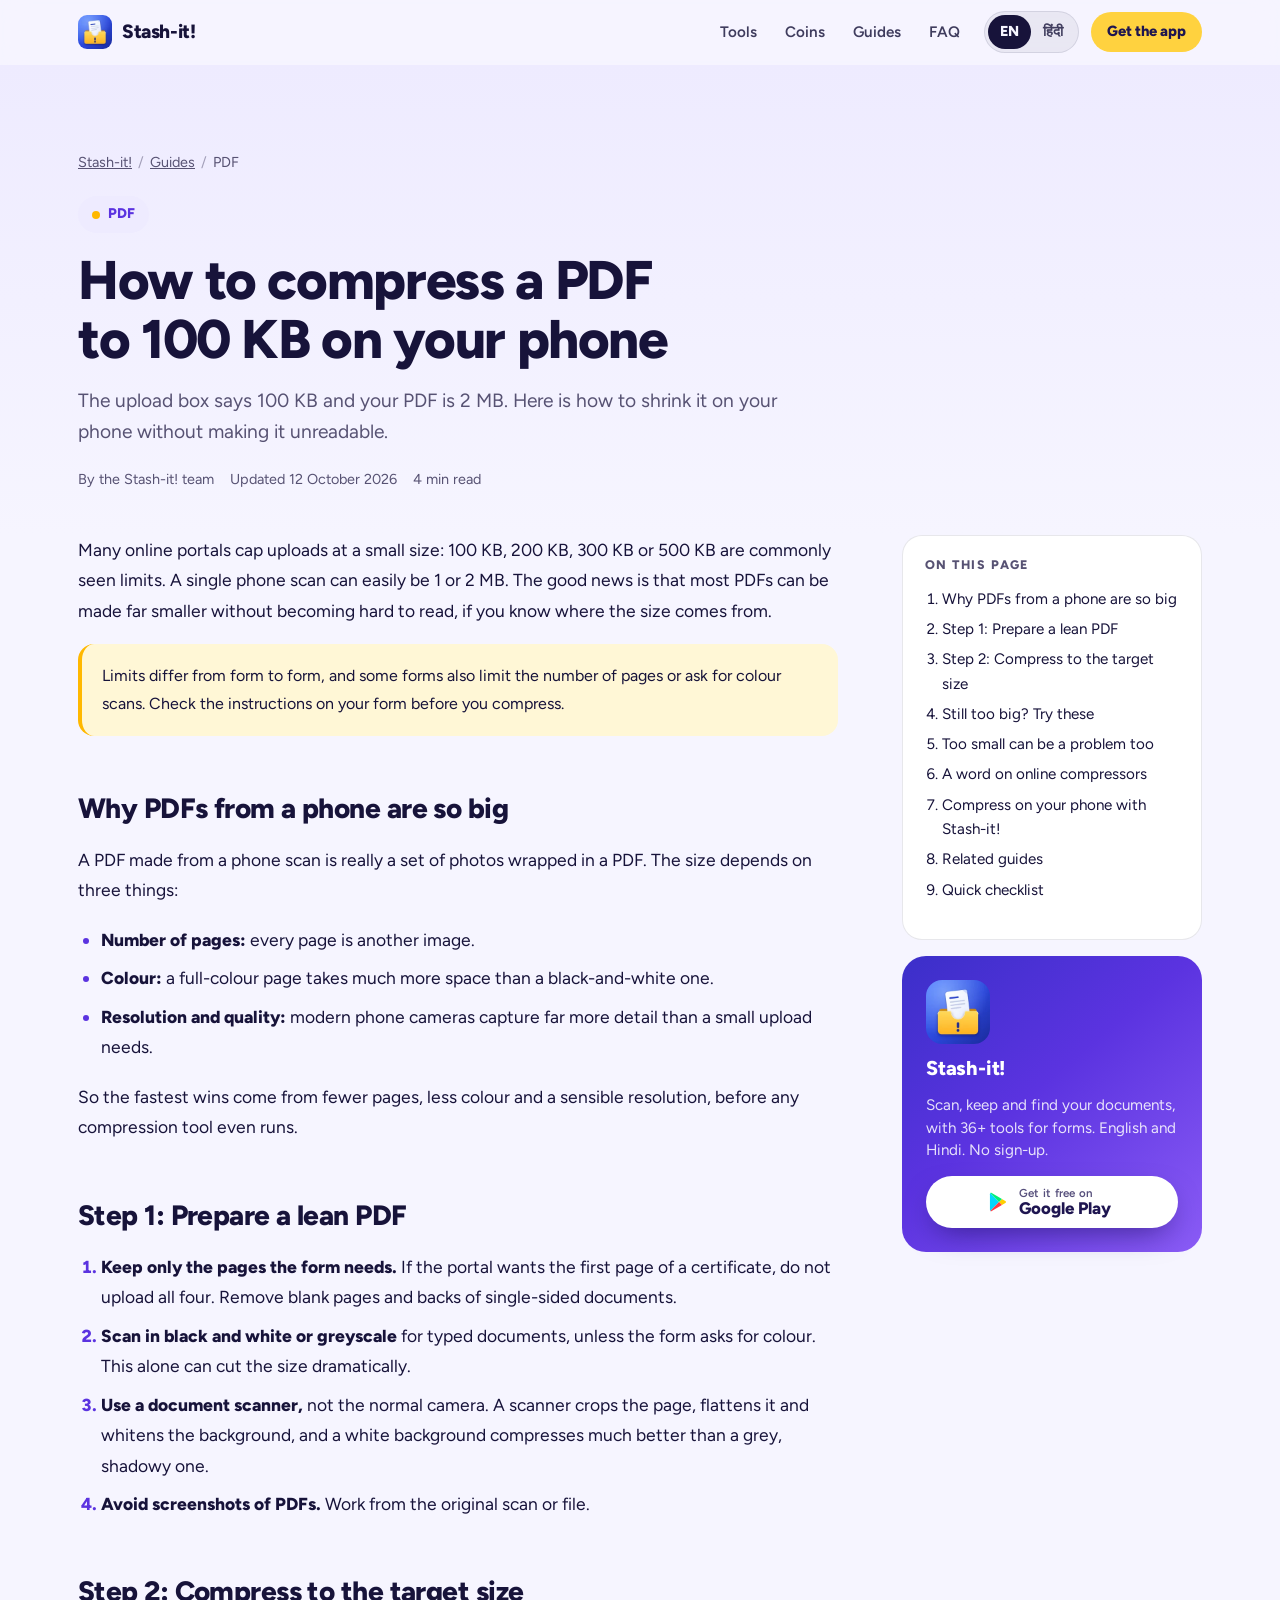
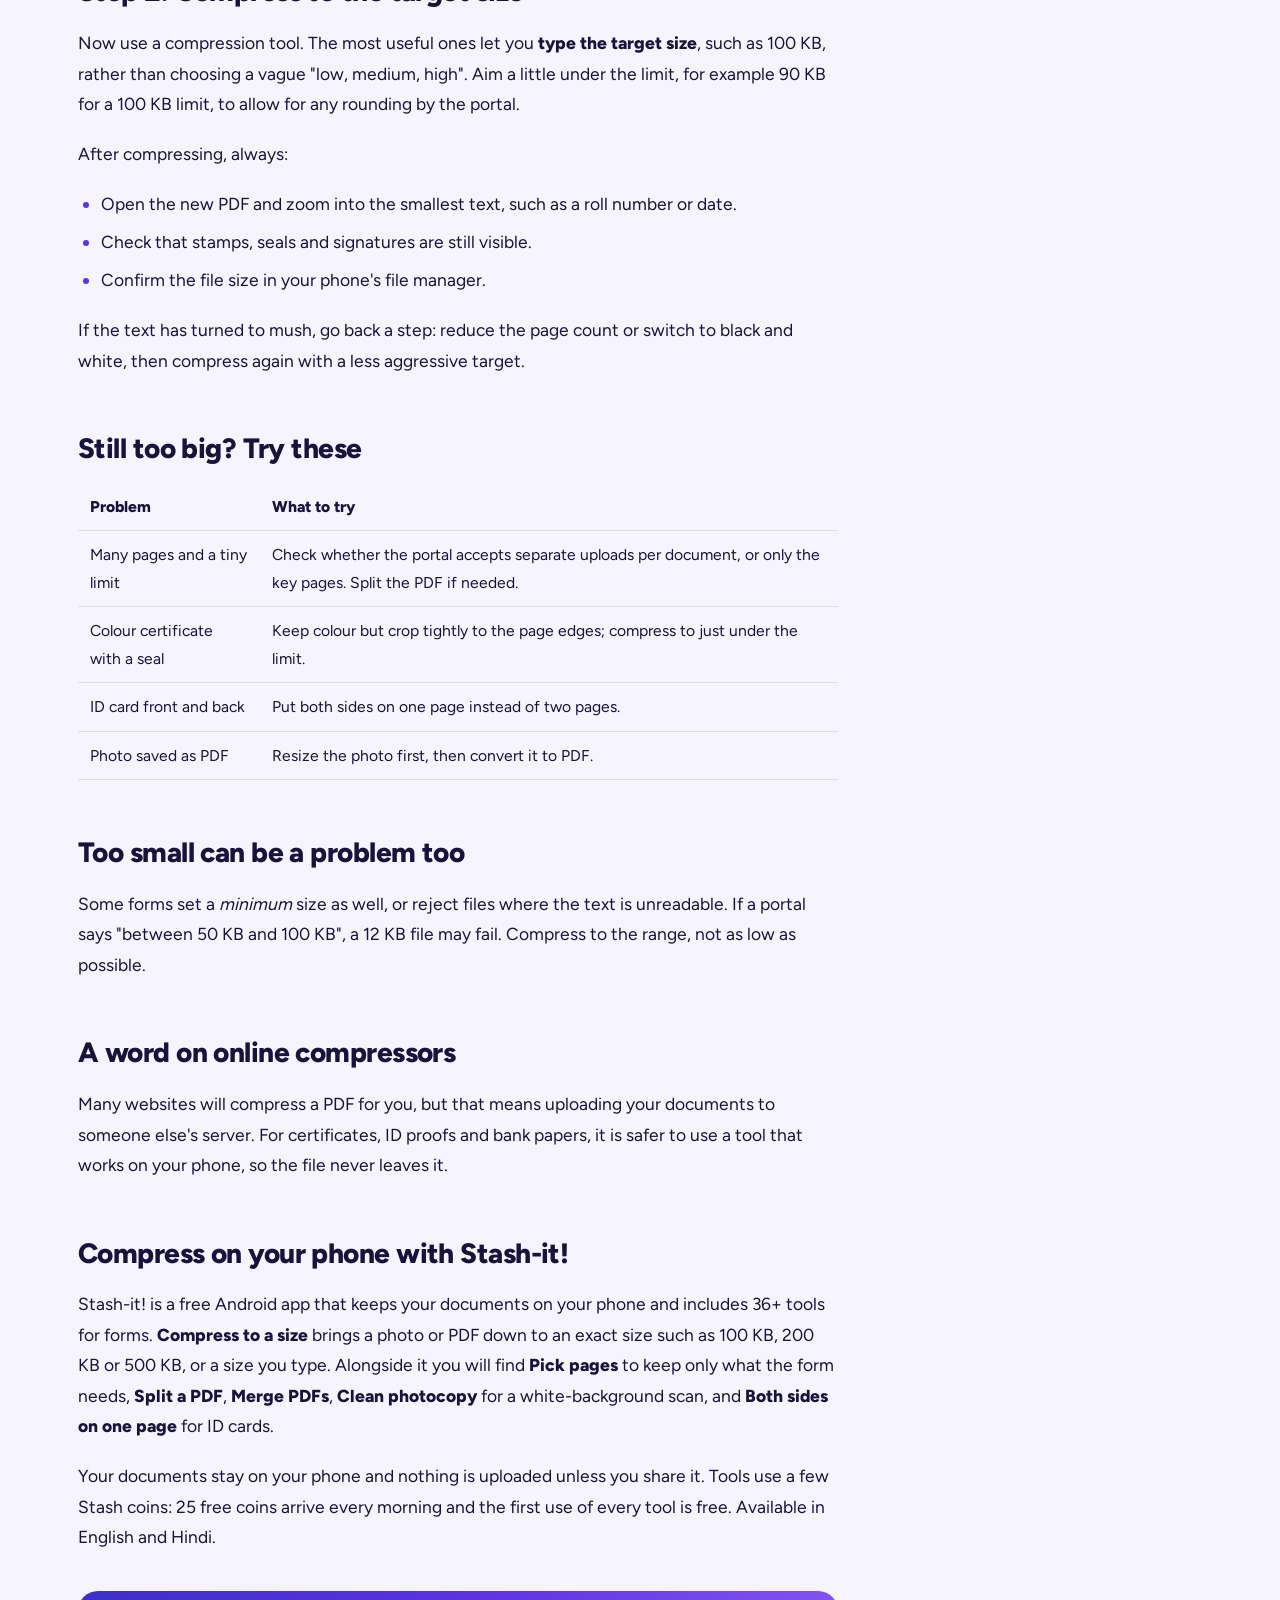
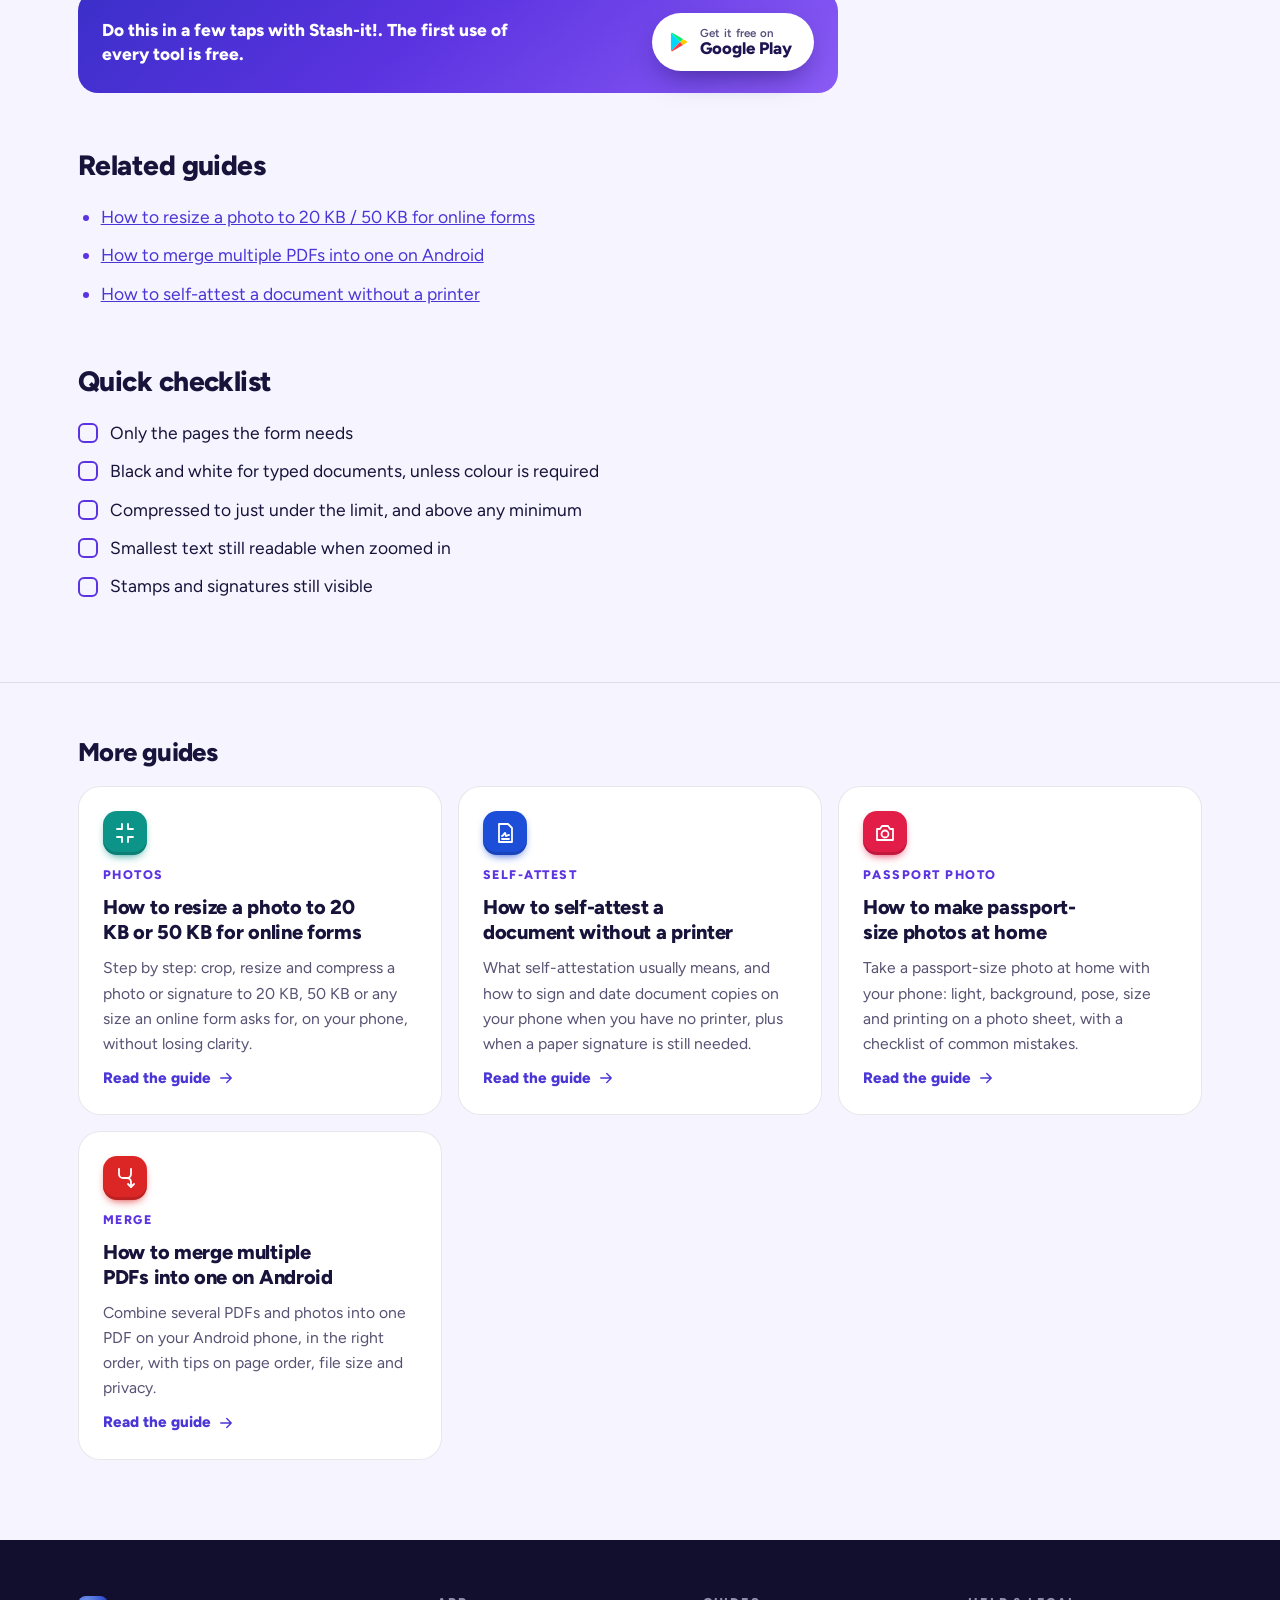
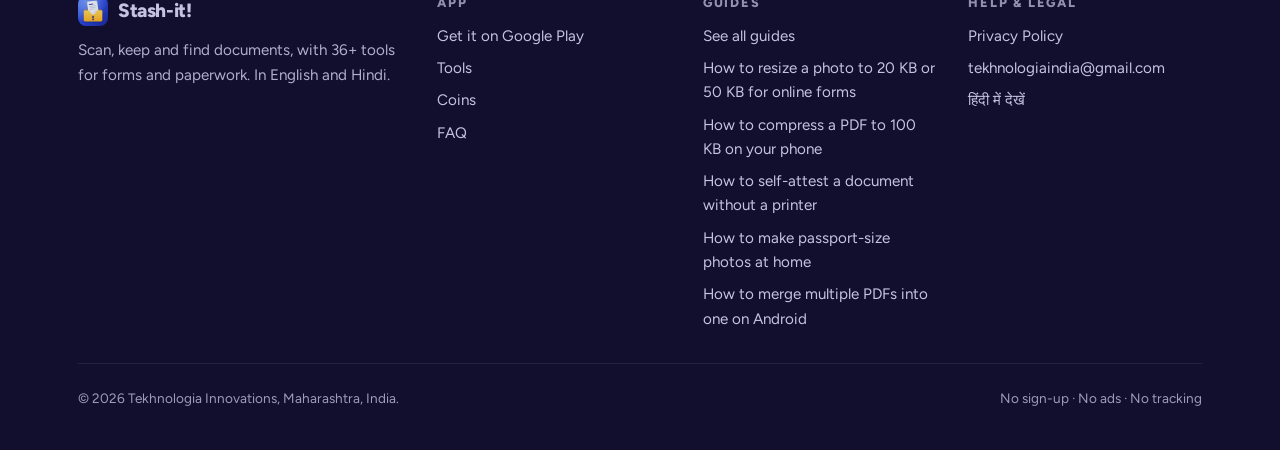
<file: guides/compress-pdf-to-100kb-on-phone/index.html>
<!doctype html>
<html lang="en" data-site="stashit">
<head>
<meta charset="utf-8">
<meta name="viewport" content="width=device-width,initial-scale=1,viewport-fit=cover">
<title>How to compress a PDF to 100 KB on your phone | Stash-it!</title>
<meta name="description" content="Why PDFs get big and how to bring one under 100 KB (or any limit) on your Android phone: scan settings, fewer pages, compression and checks.">
<link rel="canonical" href="https://stashit.stashify.in/guides/compress-pdf-to-100kb-on-phone/"><link rel="alternate" hreflang="en" href="https://stashit.stashify.in/guides/compress-pdf-to-100kb-on-phone/"><link rel="alternate" hreflang="hi" href="https://stashit.stashify.in/hi/guides/compress-pdf-to-100kb-on-phone/"><link rel="alternate" hreflang="x-default" href="https://stashit.stashify.in/guides/compress-pdf-to-100kb-on-phone/">
<script>(function(){var p=null;try{p=localStorage.getItem('stashit-lang')}catch(e){}var L=document.documentElement.lang,n=(navigator.language||'').toLowerCase(),w=p||(n.indexOf('hi')===0?'hi':null);if(w&&w!==L){var a=document.querySelector('link[rel=alternate][hreflang="'+w+'"]');if(a){location.replace(new URL(a.href).pathname+location.search+location.hash)}}})();</script>
<meta name="theme-color" content="#F5F3FF" media="(prefers-color-scheme: light)">
<meta name="theme-color" content="#120E2E" media="(prefers-color-scheme: dark)">
<meta name="color-scheme" content="light dark">
<link rel="icon" href="/favicon.ico" sizes="48x48">
<link rel="icon" href="/favicon-32.png" type="image/png" sizes="32x32">
<link rel="apple-touch-icon" href="/apple-touch-icon.png">
<link rel="manifest" href="/site.webmanifest">
<link rel="preload" href="/fonts/figtree-800.woff2" as="font" type="font/woff2" crossorigin><link rel="preload" href="/fonts/figtree-400.woff2" as="font" type="font/woff2" crossorigin>
<link rel="stylesheet" href="/assets/style.css?v=365a05b5da">
<meta property="og:type" content="article">
<meta property="og:site_name" content="Stash-it!">
<meta property="og:title" content="How to compress a PDF to 100 KB on your phone">
<meta property="og:description" content="Why PDFs get big and how to bring one under 100 KB (or any limit) on your Android phone: scan settings, fewer pages, compression and checks.">
<meta property="og:url" content="https://stashit.stashify.in/guides/compress-pdf-to-100kb-on-phone/">
<meta property="og:image" content="https://stashit.stashify.in/og-image.png">
<meta property="og:image:width" content="1200"><meta property="og:image:height" content="630">
<meta property="og:image:alt" content="Stash-it! app on Android">
<meta property="og:locale" content="en_IN"><meta property="og:locale:alternate" content="hi_IN">
<meta name="twitter:card" content="summary_large_image">
<meta name="twitter:title" content="How to compress a PDF to 100 KB on your phone">
<meta name="twitter:description" content="Why PDFs get big and how to bring one under 100 KB (or any limit) on your Android phone: scan settings, fewer pages, compression and checks.">
<meta name="twitter:image" content="https://stashit.stashify.in/og-image.png">
<script type="application/ld+json">{"@context":"https://schema.org","@type":"Article","headline":"How to compress a PDF to 100 KB on your phone","description":"Why PDFs get big and how to bring one under 100 KB (or any limit) on your Android phone: scan settings, fewer pages, compression and checks.","image":"https://stashit.stashify.in/og-image.png","datePublished":"2026-10-12","dateModified":"2026-10-12","inLanguage":"en","mainEntityOfPage":"https://stashit.stashify.in/guides/compress-pdf-to-100kb-on-phone/","wordCount":801,"author":{"@type":"Organization","name":"Tekhnologia Innovations"},"publisher":{"@type":"Organization","name":"Tekhnologia Innovations","logo":{"@type":"ImageObject","url":"https://stashit.stashify.in/icon-512.png"}}}</script><script type="application/ld+json">{"@context":"https://schema.org","@type":"BreadcrumbList","itemListElement":[{"@type":"ListItem","position":1,"name":"Stash-it!","item":"https://stashit.stashify.in/"},{"@type":"ListItem","position":2,"name":"Guides","item":"https://stashit.stashify.in/guides/"},{"@type":"ListItem","position":3,"name":"How to compress a PDF to 100 KB on your phone","item":"https://stashit.stashify.in/guides/compress-pdf-to-100kb-on-phone/"}]}</script>
<script src="/assets/site.js?v=82bb6c1220" defer></script>
</head>
<body class="guide">
<a class="skip" href="#main">Skip to content</a>
<header class="top"><div class="wrap">
<a class="brand" href="/" aria-label="Stash-it! home"><img src="/img/app-icon-96.webp" width="34" height="34" alt=""><span>Stash-it!</span></a>
<nav class="nav" aria-label="Main"><a href="/#tools">Tools</a><a href="/#coins">Coins</a><a href="/guides/">Guides</a><a href="/#faq">FAQ</a></nav>
<div class="lang" role="group" aria-label="Language / भाषा"><a href="/guides/compress-pdf-to-100kb-on-phone/" lang="en" hreflang="en" data-setlang="en" aria-current="true">EN</a><a href="/hi/guides/compress-pdf-to-100kb-on-phone/" lang="hi" hreflang="hi" data-setlang="hi">हिंदी</a></div>
<a class="btn btn-sm" href="https://play.google.com/store/apps/details?id=com.tekhnologia.stashit&amp;referrer=utm_source%3Dwebsite%26utm_medium%3Dlanding%26utm_campaign%3Dorganic%26utm_content%3Dheader" data-play="https://play.google.com/store/apps/details?id=com.tekhnologia.stashit" data-cta="header" rel="noopener">Get the app</a>
</div></header>
<main id="main">
<div class="ghero"><div class="wrap art-head">
 <ol class="crumbs"><li><a href="/">Stash-it!</a></li><li><a href="/guides/">Guides</a></li><li aria-current="page">PDF</li></ol>
 <span class="pill"><span class="dot"></span>PDF</span>
 <h1>How to compress a PDF to 100 KB on your phone</h1>
 <p class="lede">The upload box says 100 KB and your PDF is 2 MB. Here is how to shrink it on your phone without making it unreadable.</p>
 <p class="meta"><span>By the Stash-it! team</span><span>Updated <time datetime="2026-10-12">12 October 2026</time></span><span>4 min read</span></p>
</div></div>
<div class="wrap art">
 <article class="prose"><p>Many online portals cap uploads at a small size: 100 KB, 200 KB, 300 KB or 500 KB are commonly seen limits. A single phone scan can easily be 1 or 2 MB. The good news is that most PDFs can be made far smaller without becoming hard to read, if you know where the size comes from.</p>
<div class="note">Limits differ from form to form, and some forms also limit the number of pages or ask for colour scans. Check the instructions on your form before you compress.</div>

<h2 id="why">Why PDFs from a phone are so big</h2>
<p>A PDF made from a phone scan is really a set of photos wrapped in a PDF. The size depends on three things:</p>
<ul>
<li><strong>Number of pages:</strong> every page is another image.</li>
<li><strong>Colour:</strong> a full-colour page takes much more space than a black-and-white one.</li>
<li><strong>Resolution and quality:</strong> modern phone cameras capture far more detail than a small upload needs.</li>
</ul>
<p>So the fastest wins come from fewer pages, less colour and a sensible resolution, before any compression tool even runs.</p>

<h2 id="prepare">Step 1: Prepare a lean PDF</h2>
<ol>
<li><strong>Keep only the pages the form needs.</strong> If the portal wants the first page of a certificate, do not upload all four. Remove blank pages and backs of single-sided documents.</li>
<li><strong>Scan in black and white or greyscale</strong> for typed documents, unless the form asks for colour. This alone can cut the size dramatically.</li>
<li><strong>Use a document scanner,</strong> not the normal camera. A scanner crops the page, flattens it and whitens the background, and a white background compresses much better than a grey, shadowy one.</li>
<li><strong>Avoid screenshots of PDFs.</strong> Work from the original scan or file.</li>
</ol>

<h2 id="compress">Step 2: Compress to the target size</h2>
<p>Now use a compression tool. The most useful ones let you <strong>type the target size</strong>, such as 100 KB, rather than choosing a vague "low, medium, high". Aim a little under the limit, for example 90 KB for a 100 KB limit, to allow for any rounding by the portal.</p>
<p>After compressing, always:</p>
<ul>
<li>Open the new PDF and zoom into the smallest text, such as a roll number or date.</li>
<li>Check that stamps, seals and signatures are still visible.</li>
<li>Confirm the file size in your phone's file manager.</li>
</ul>
<p>If the text has turned to mush, go back a step: reduce the page count or switch to black and white, then compress again with a less aggressive target.</p>

<h2 id="toobig">Still too big? Try these</h2>
<table>
<thead><tr><th>Problem</th><th>What to try</th></tr></thead>
<tbody>
<tr><td>Many pages and a tiny limit</td><td>Check whether the portal accepts separate uploads per document, or only the key pages. Split the PDF if needed.</td></tr>
<tr><td>Colour certificate with a seal</td><td>Keep colour but crop tightly to the page edges; compress to just under the limit.</td></tr>
<tr><td>ID card front and back</td><td>Put both sides on one page instead of two pages.</td></tr>
<tr><td>Photo saved as PDF</td><td>Resize the photo first, then convert it to PDF.</td></tr>
</tbody></table>

<h2 id="small">Too small can be a problem too</h2>
<p>Some forms set a <em>minimum</em> size as well, or reject files where the text is unreadable. If a portal says "between 50 KB and 100 KB", a 12 KB file may fail. Compress to the range, not as low as possible.</p>

<h2 id="privacy">A word on online compressors</h2>
<p>Many websites will compress a PDF for you, but that means uploading your documents to someone else's server. For certificates, ID proofs and bank papers, it is safer to use a tool that works on your phone, so the file never leaves it.</p>

<h2 id="app">Compress on your phone with Stash-it!</h2>
<p>Stash-it! is a free Android app that keeps your documents on your phone and includes 36+ tools for forms. <strong>Compress to a size</strong> brings a photo or PDF down to an exact size such as 100 KB, 200 KB or 500 KB, or a size you type. Alongside it you will find <strong>Pick pages</strong> to keep only what the form needs, <strong>Split a PDF</strong>, <strong>Merge PDFs</strong>, <strong>Clean photocopy</strong> for a white-background scan, and <strong>Both sides on one page</strong> for ID cards.</p>
<p>Your documents stay on your phone and nothing is uploaded unless you share it. Tools use a few Stash coins: 25 free coins arrive every morning and the first use of every tool is free. Available in English and Hindi.</p>
<div class="inline-cta"><p>Do this in a few taps with Stash-it!. The first use of every tool is free.</p><a class="btn btn-play" href="https://play.google.com/store/apps/details?id=com.tekhnologia.stashit&amp;referrer=utm_source%3Dwebsite%26utm_medium%3Dlanding%26utm_campaign%3Dorganic%26utm_content%3Dguide-2" data-play="https://play.google.com/store/apps/details?id=com.tekhnologia.stashit" data-cta="guide-2" rel="noopener"><svg class="gp" width="22" height="22" viewBox="0 0 24 24" aria-hidden="true"><path fill="#00D7FE" d="M3.6 2.3c-.3.3-.4.7-.4 1.2v17c0 .5.1.9.4 1.2l9.5-9.7z"/><path fill="#FFCE00" d="m16.3 15.2-3.2-3.2 3.2-3.2 3.7 2.1c1 .6 1 1.6 0 2.2z"/><path fill="#FF3A44" d="M16.3 15.2 13.1 12l-9.5 9.7c.4.4.9.4 1.6.1z"/><path fill="#00F076" d="M16.3 8.8 5.2 2.2c-.7-.4-1.2-.3-1.6.1l9.5 9.7z"/></svg><span class="t"><small>Get it free on</small><b>Google Play</b></span></a></div>

<h2 id="related">Related guides</h2>
<ul>
<li><a href="/guides/resize-photo-20kb-50kb-for-online-forms/">How to resize a photo to 20 KB / 50 KB for online forms</a></li>
<li><a href="/guides/merge-pdfs-into-one-on-android/">How to merge multiple PDFs into one on Android</a></li>
<li><a href="/guides/self-attest-document-without-printer/">How to self-attest a document without a printer</a></li>
</ul>

<h2 id="checklist">Quick checklist</h2>
<ul class="check">
<li>Only the pages the form needs</li>
<li>Black and white for typed documents, unless colour is required</li>
<li>Compressed to just under the limit, and above any minimum</li>
<li>Smallest text still readable when zoomed in</li>
<li>Stamps and signatures still visible</li>
</ul>
</article>
 <aside class="aside"><nav class="toc" aria-label="On this page"><h2>On this page</h2><ol><li><a href="#why">Why PDFs from a phone are so big</a></li><li><a href="#prepare">Step 1: Prepare a lean PDF</a></li><li><a href="#compress">Step 2: Compress to the target size</a></li><li><a href="#toobig">Still too big? Try these</a></li><li><a href="#small">Too small can be a problem too</a></li><li><a href="#privacy">A word on online compressors</a></li><li><a href="#app">Compress on your phone with Stash-it!</a></li><li><a href="#related">Related guides</a></li><li><a href="#checklist">Quick checklist</a></li></ol></nav><div class="app-card"><img src="/img/app-icon-192.webp" width="64" height="64" alt="" loading="lazy">
<h2>Stash-it!</h2><p>Scan, keep and find your documents, with 36+ tools for forms. English and Hindi. No sign-up.</p><a class="btn btn-play" href="https://play.google.com/store/apps/details?id=com.tekhnologia.stashit&amp;referrer=utm_source%3Dwebsite%26utm_medium%3Dlanding%26utm_campaign%3Dorganic%26utm_content%3Dguide-aside" data-play="https://play.google.com/store/apps/details?id=com.tekhnologia.stashit" data-cta="guide-aside" rel="noopener"><svg class="gp" width="22" height="22" viewBox="0 0 24 24" aria-hidden="true"><path fill="#00D7FE" d="M3.6 2.3c-.3.3-.4.7-.4 1.2v17c0 .5.1.9.4 1.2l9.5-9.7z"/><path fill="#FFCE00" d="m16.3 15.2-3.2-3.2 3.2-3.2 3.7 2.1c1 .6 1 1.6 0 2.2z"/><path fill="#FF3A44" d="M16.3 15.2 13.1 12l-9.5 9.7c.4.4.9.4 1.6.1z"/><path fill="#00F076" d="M16.3 8.8 5.2 2.2c-.7-.4-1.2-.3-1.6.1l9.5 9.7z"/></svg><span class="t"><small>Get it free on</small><b>Google Play</b></span></a></div></aside>
</div>
<section class="related"><div class="wrap"><h2>More guides</h2><div class="gcards three"><a class="gcard" href="/guides/resize-photo-20kb-50kb-for-online-forms/" data-reveal><span class="ti" style="--c:#0D9488"><svg class="ic" width="24" height="24" viewBox="0 0 24 24" fill="none" stroke="currentColor" stroke-width="1.8" stroke-linecap="round" stroke-linejoin="round" aria-hidden="true"><path d="M9 3v5H4M15 3v5h5M9 21v-5H4M15 21v-5h5"/></svg></span><span class="k">Photos</span><h3>How to resize a photo to 20 KB or 50 KB for online forms</h3><p>Step by step: crop, resize and compress a photo or signature to 20 KB, 50 KB or any size an online form asks for, on your phone, without losing clarity.</p><span class="go">Read the guide <svg class="ic" width="24" height="24" viewBox="0 0 24 24" fill="none" stroke="currentColor" stroke-width="1.8" stroke-linecap="round" stroke-linejoin="round" aria-hidden="true"><path d="M5 12h14M13 6l6 6-6 6"/></svg></span></a><a class="gcard" href="/guides/self-attest-document-without-printer/" data-reveal><span class="ti" style="--c:#1D4ED8"><svg class="ic" width="24" height="24" viewBox="0 0 24 24" fill="none" stroke="currentColor" stroke-width="1.8" stroke-linecap="round" stroke-linejoin="round" aria-hidden="true"><path d="M6 3h9l4 4v14H6z"/><path d="M9 15c1.5 0 2-3 3-3s0 3 1 3 1.5-1 3-1"/><path d="M9 18h7"/></svg></span><span class="k">Self-attest</span><h3>How to self-attest a document without a printer</h3><p>What self-attestation usually means, and how to sign and date document copies on your phone when you have no printer, plus when a paper signature is still needed.</p><span class="go">Read the guide <svg class="ic" width="24" height="24" viewBox="0 0 24 24" fill="none" stroke="currentColor" stroke-width="1.8" stroke-linecap="round" stroke-linejoin="round" aria-hidden="true"><path d="M5 12h14M13 6l6 6-6 6"/></svg></span></a><a class="gcard" href="/guides/passport-size-photo-at-home/" data-reveal><span class="ti" style="--c:#E11D48"><svg class="ic" width="24" height="24" viewBox="0 0 24 24" fill="none" stroke="currentColor" stroke-width="1.8" stroke-linecap="round" stroke-linejoin="round" aria-hidden="true"><path d="M4 8h3l2-3h6l2 3h3v11H4z"/><circle cx="12" cy="13" r="3.5"/></svg></span><span class="k">Passport photo</span><h3>How to make passport-size photos at home</h3><p>Take a passport-size photo at home with your phone: light, background, pose, size and printing on a photo sheet, with a checklist of common mistakes.</p><span class="go">Read the guide <svg class="ic" width="24" height="24" viewBox="0 0 24 24" fill="none" stroke="currentColor" stroke-width="1.8" stroke-linecap="round" stroke-linejoin="round" aria-hidden="true"><path d="M5 12h14M13 6l6 6-6 6"/></svg></span></a><a class="gcard" href="/guides/merge-pdfs-into-one-on-android/" data-reveal><span class="ti" style="--c:#DC2626"><svg class="ic" width="24" height="24" viewBox="0 0 24 24" fill="none" stroke="currentColor" stroke-width="1.8" stroke-linecap="round" stroke-linejoin="round" aria-hidden="true"><path d="M6 3v5a4 4 0 0 0 4 4h4a4 4 0 0 1 4 4v5"/><path d="M18 3v5a4 4 0 0 1-4 4"/><path d="m15 18 3 3 3-3"/></svg></span><span class="k">Merge</span><h3>How to merge multiple PDFs into one on Android</h3><p>Combine several PDFs and photos into one PDF on your Android phone, in the right order, with tips on page order, file size and privacy.</p><span class="go">Read the guide <svg class="ic" width="24" height="24" viewBox="0 0 24 24" fill="none" stroke="currentColor" stroke-width="1.8" stroke-linecap="round" stroke-linejoin="round" aria-hidden="true"><path d="M5 12h14M13 6l6 6-6 6"/></svg></span></a></div></div></section>
</main>
<footer class="foot"><div class="wrap">
<div><a class="brand" href="/"><img src="/img/app-icon-96.webp" width="30" height="30" alt="" loading="lazy">Stash-it!</a>
<p style="max-width:36ch;opacity:.8">Scan, keep and find documents, with 36+ tools for forms and paperwork. In English and Hindi.</p></div>
<div><h2>App</h2><ul><li><a href="https://play.google.com/store/apps/details?id=com.tekhnologia.stashit&amp;referrer=utm_source%3Dwebsite%26utm_medium%3Dlanding%26utm_campaign%3Dorganic%26utm_content%3Dfooter" data-play="https://play.google.com/store/apps/details?id=com.tekhnologia.stashit" data-cta="footer" rel="noopener">Get it on Google Play</a></li><li><a href="/#tools">Tools</a></li><li><a href="/#coins">Coins</a></li><li><a href="/#faq">FAQ</a></li></ul></div>
<div><h2>Guides</h2><ul><li><a href="/guides/">See all guides</a></li><li><a href="/guides/resize-photo-20kb-50kb-for-online-forms/">How to resize a photo to 20 KB or 50 KB for online forms</a></li><li><a href="/guides/compress-pdf-to-100kb-on-phone/">How to compress a PDF to 100 KB on your phone</a></li><li><a href="/guides/self-attest-document-without-printer/">How to self-attest a document without a printer</a></li><li><a href="/guides/passport-size-photo-at-home/">How to make passport-size photos at home</a></li><li><a href="/guides/merge-pdfs-into-one-on-android/">How to merge multiple PDFs into one on Android</a></li></ul></div>
<div><h2>Help & legal</h2><ul><li><a href="/privacy.html">Privacy Policy</a></li><li><a href="mailto:tekhnologiaindia@gmail.com">tekhnologiaindia@gmail.com</a></li><li><a href="/hi/guides/compress-pdf-to-100kb-on-phone/" lang="hi" data-setlang="hi">हिंदी में देखें</a></li></ul></div>
<div class="fine"><span>© 2026 Tekhnologia Innovations, Maharashtra, India.</span><span>No sign-up · No ads · No tracking</span></div>
</div></footer>
</body>
</html>
</file>
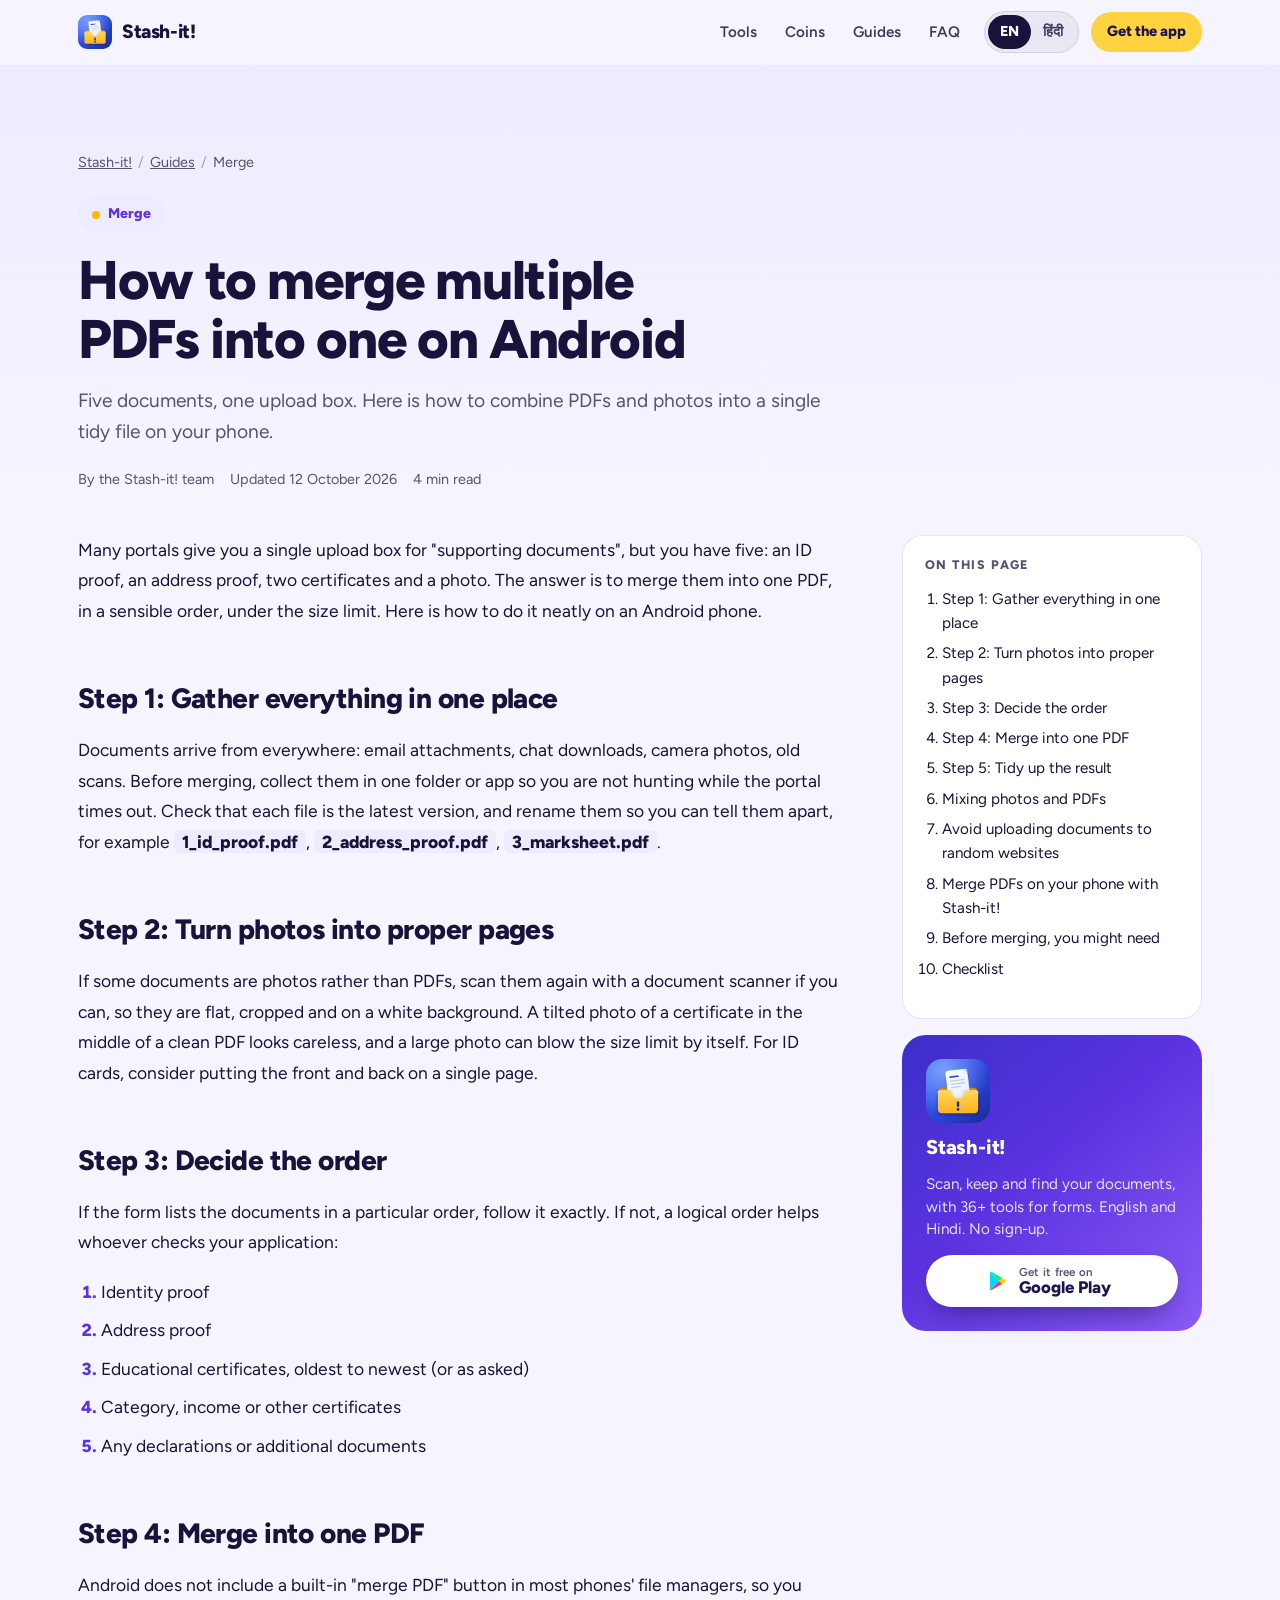
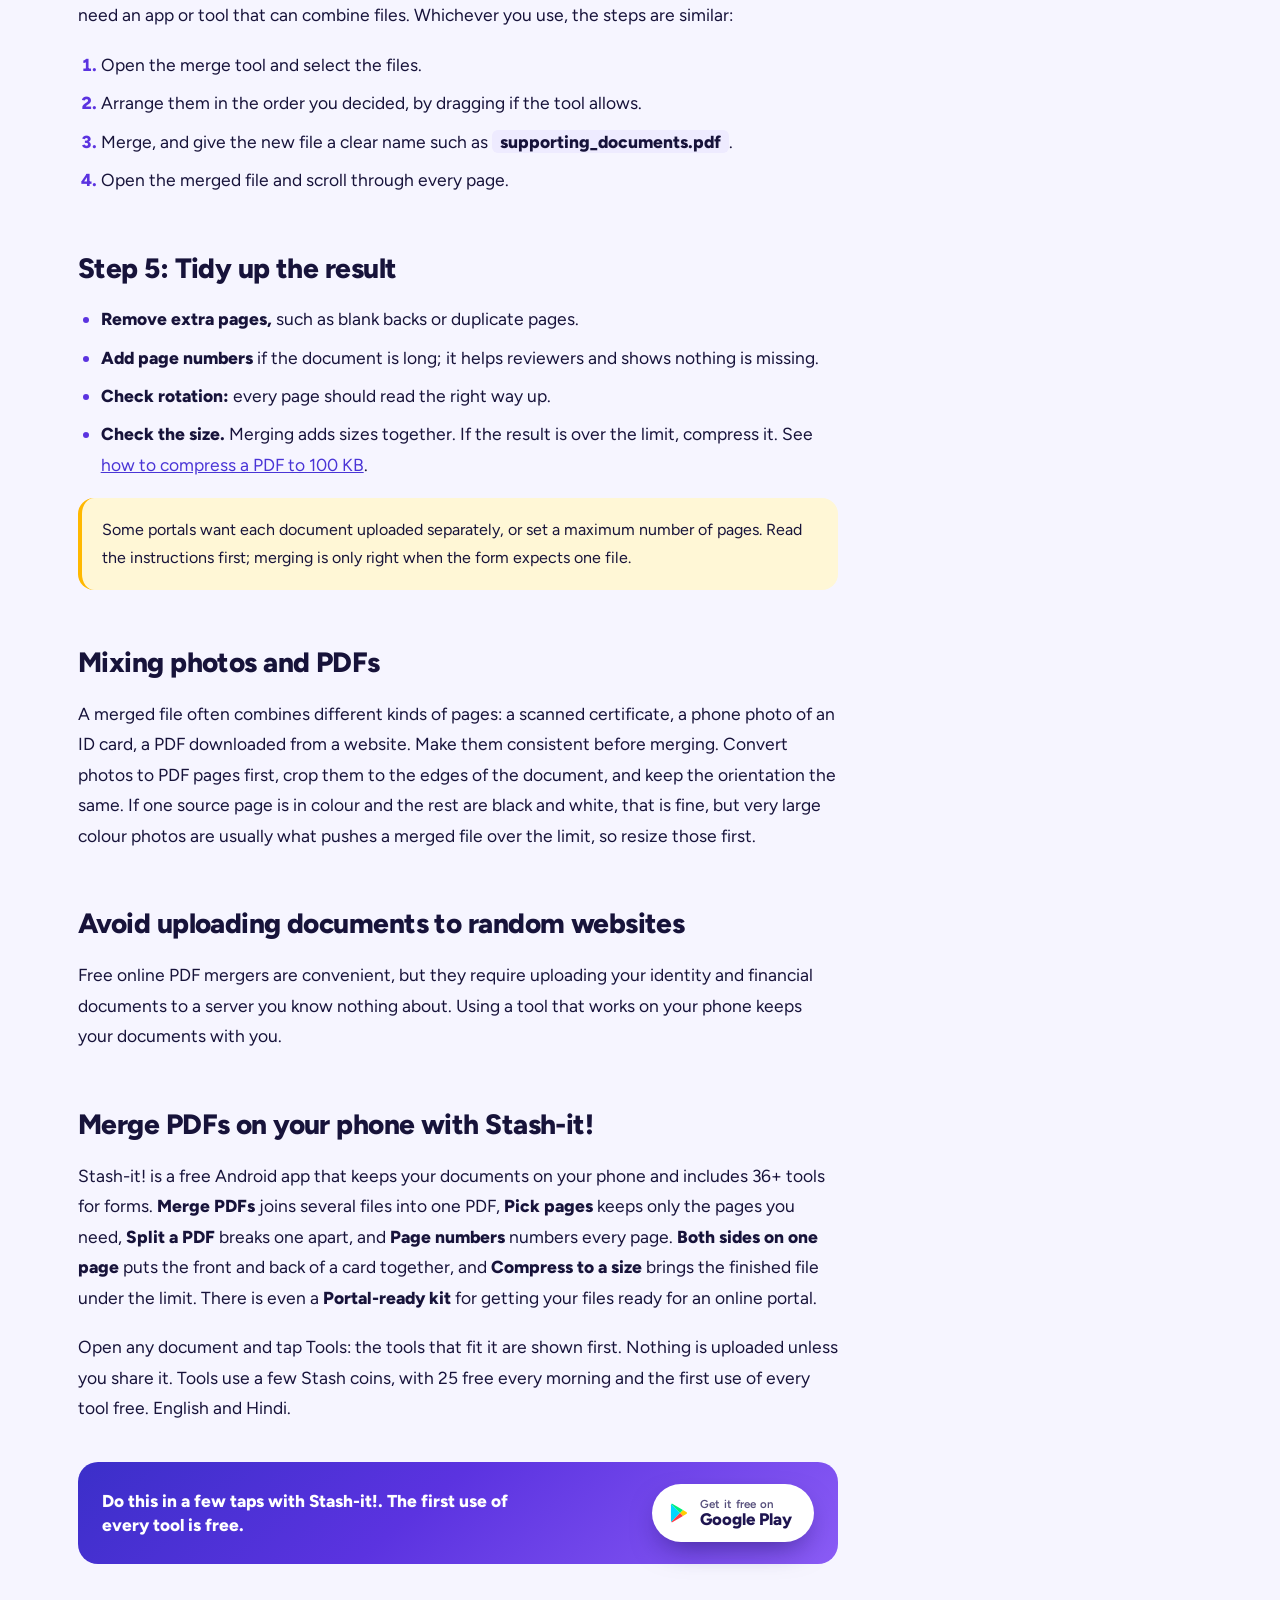
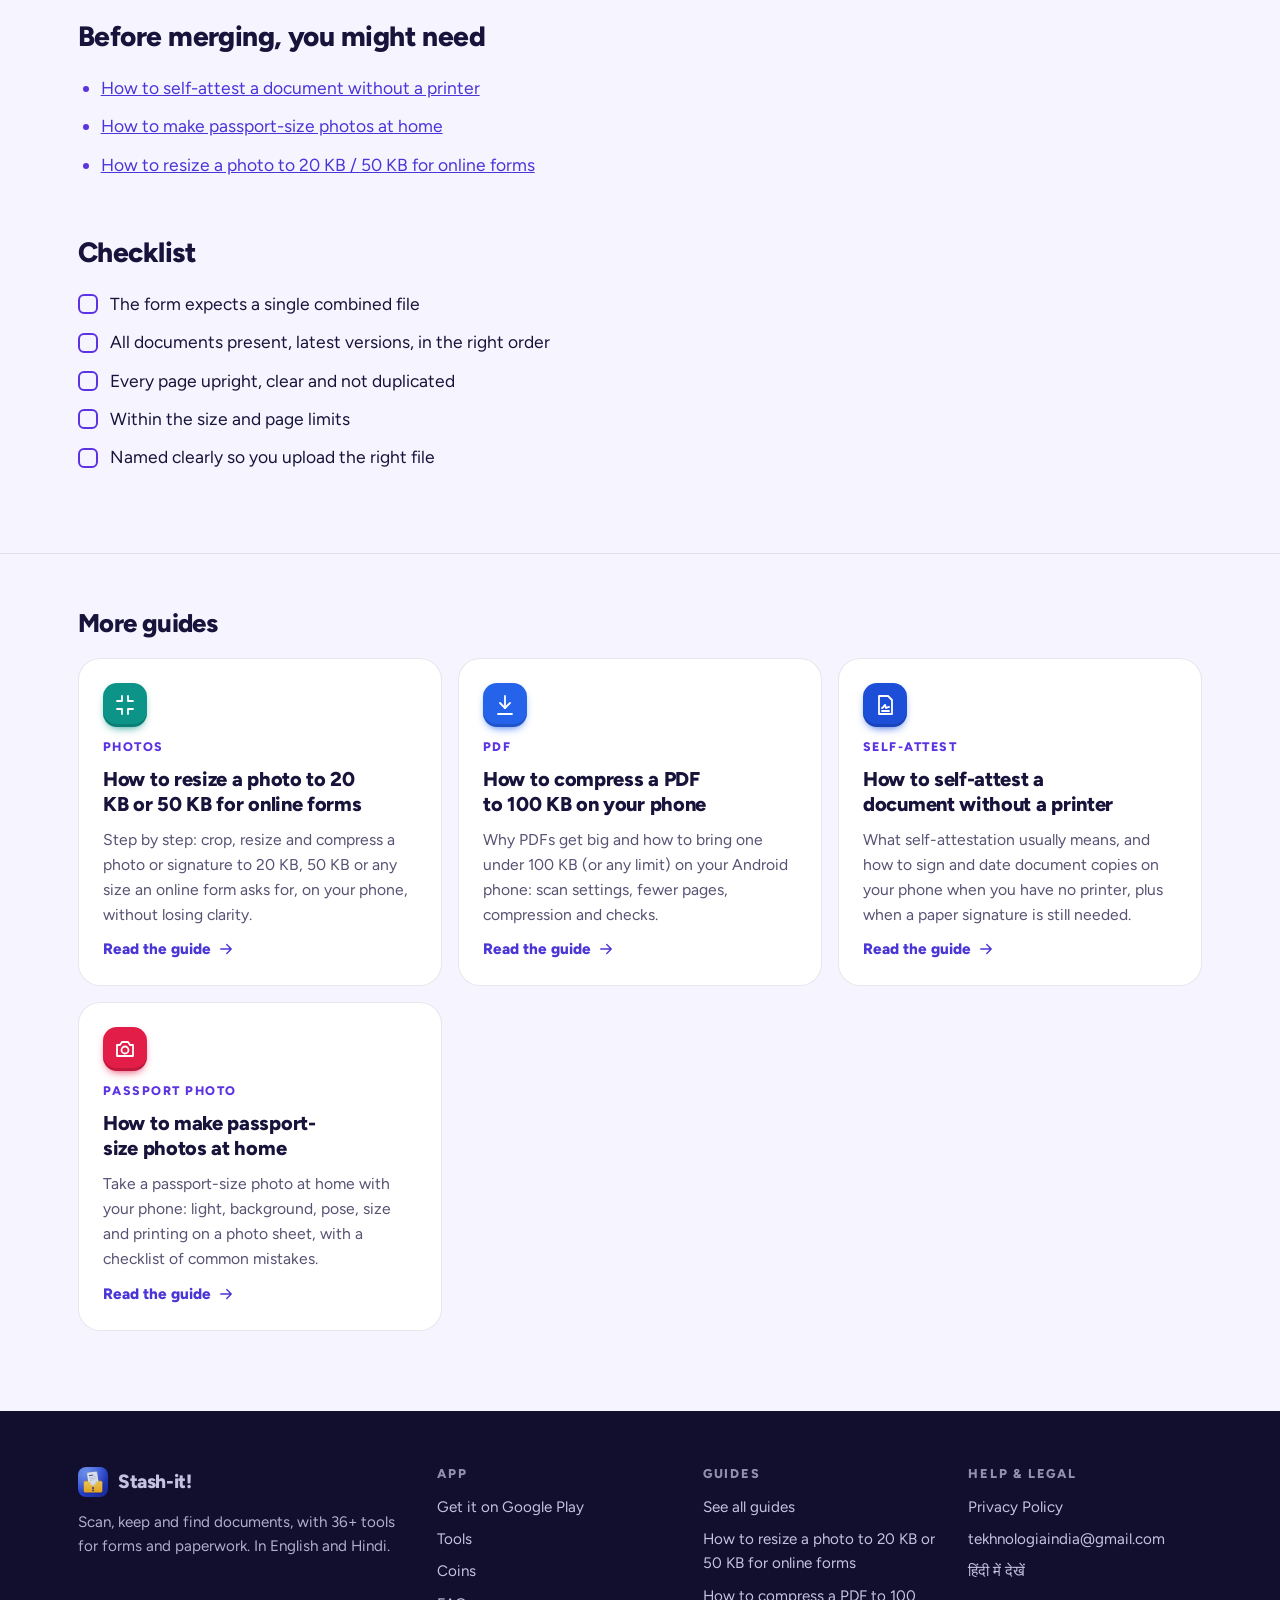
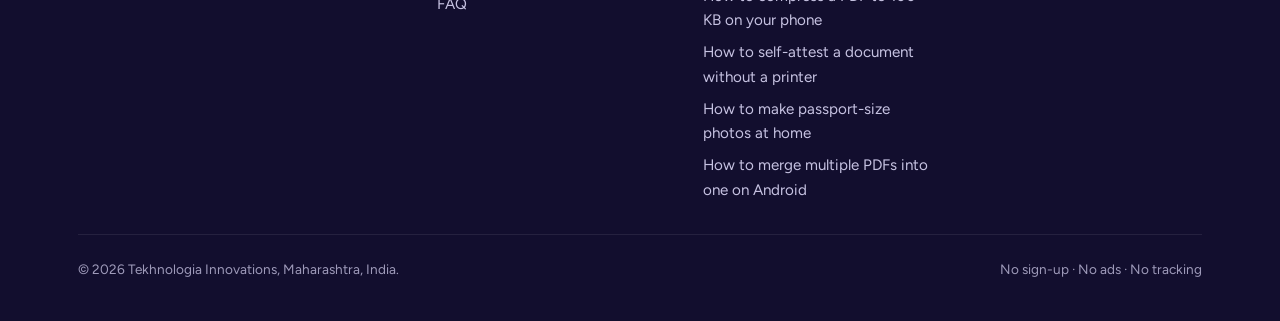
<file: guides/merge-pdfs-into-one-on-android/index.html>
<!doctype html>
<html lang="en" data-site="stashit">
<head>
<meta charset="utf-8">
<meta name="viewport" content="width=device-width,initial-scale=1,viewport-fit=cover">
<title>How to merge multiple PDFs into one on Android | Stash-it!</title>
<meta name="description" content="Combine several PDFs and photos into one PDF on your Android phone, in the right order, with tips on page order, file size and privacy.">
<link rel="canonical" href="https://stashit.stashify.in/guides/merge-pdfs-into-one-on-android/">

<meta name="theme-color" content="#F5F3FF" media="(prefers-color-scheme: light)">
<meta name="theme-color" content="#120E2E" media="(prefers-color-scheme: dark)">
<meta name="color-scheme" content="light dark">
<link rel="icon" href="/favicon.ico" sizes="48x48">
<link rel="icon" href="/favicon-32.png" type="image/png" sizes="32x32">
<link rel="apple-touch-icon" href="/apple-touch-icon.png">
<link rel="manifest" href="/site.webmanifest">
<link rel="preload" href="/fonts/figtree-800.woff2" as="font" type="font/woff2" crossorigin><link rel="preload" href="/fonts/figtree-400.woff2" as="font" type="font/woff2" crossorigin>
<link rel="stylesheet" href="/assets/style.css?v=365a05b5da">
<meta property="og:type" content="article">
<meta property="og:site_name" content="Stash-it!">
<meta property="og:title" content="How to merge multiple PDFs into one on Android">
<meta property="og:description" content="Combine several PDFs and photos into one PDF on your Android phone, in the right order, with tips on page order, file size and privacy.">
<meta property="og:url" content="https://stashit.stashify.in/guides/merge-pdfs-into-one-on-android/">
<meta property="og:image" content="https://stashit.stashify.in/og-image.png">
<meta property="og:image:width" content="1200"><meta property="og:image:height" content="630">
<meta property="og:image:alt" content="Stash-it! app on Android">
<meta property="og:locale" content="en_IN">
<meta name="twitter:card" content="summary_large_image">
<meta name="twitter:title" content="How to merge multiple PDFs into one on Android">
<meta name="twitter:description" content="Combine several PDFs and photos into one PDF on your Android phone, in the right order, with tips on page order, file size and privacy.">
<meta name="twitter:image" content="https://stashit.stashify.in/og-image.png">
<script type="application/ld+json">{"@context":"https://schema.org","@type":"Article","headline":"How to merge multiple PDFs into one on Android","description":"Combine several PDFs and photos into one PDF on your Android phone, in the right order, with tips on page order, file size and privacy.","image":"https://stashit.stashify.in/og-image.png","datePublished":"2026-10-12","dateModified":"2026-10-12","inLanguage":"en","mainEntityOfPage":"https://stashit.stashify.in/guides/merge-pdfs-into-one-on-android/","wordCount":781,"author":{"@type":"Organization","name":"Tekhnologia Innovations"},"publisher":{"@type":"Organization","name":"Tekhnologia Innovations","logo":{"@type":"ImageObject","url":"https://stashit.stashify.in/icon-512.png"}}}</script><script type="application/ld+json">{"@context":"https://schema.org","@type":"BreadcrumbList","itemListElement":[{"@type":"ListItem","position":1,"name":"Stash-it!","item":"https://stashit.stashify.in/"},{"@type":"ListItem","position":2,"name":"Guides","item":"https://stashit.stashify.in/guides/"},{"@type":"ListItem","position":3,"name":"How to merge multiple PDFs into one on Android","item":"https://stashit.stashify.in/guides/merge-pdfs-into-one-on-android/"}]}</script>
<script src="/assets/site.js?v=82bb6c1220" defer></script>
</head>
<body class="guide">
<a class="skip" href="#main">Skip to content</a>
<header class="top"><div class="wrap">
<a class="brand" href="/" aria-label="Stash-it! home"><img src="/img/app-icon-96.webp" width="34" height="34" alt=""><span>Stash-it!</span></a>
<nav class="nav" aria-label="Main"><a href="/#tools">Tools</a><a href="/#coins">Coins</a><a href="/guides/">Guides</a><a href="/#faq">FAQ</a></nav>
<div class="lang" role="group" aria-label="Language / भाषा"><a href="/guides/merge-pdfs-into-one-on-android/" lang="en" hreflang="en" data-setlang="en" aria-current="true">EN</a><a href="/hi/" lang="hi" hreflang="hi" data-setlang="hi">हिंदी</a></div>
<a class="btn btn-sm" href="https://play.google.com/store/apps/details?id=com.tekhnologia.stashit&amp;referrer=utm_source%3Dwebsite%26utm_medium%3Dlanding%26utm_campaign%3Dorganic%26utm_content%3Dheader" data-play="https://play.google.com/store/apps/details?id=com.tekhnologia.stashit" data-cta="header" rel="noopener">Get the app</a>
</div></header>
<main id="main">
<div class="ghero"><div class="wrap art-head">
 <ol class="crumbs"><li><a href="/">Stash-it!</a></li><li><a href="/guides/">Guides</a></li><li aria-current="page">Merge</li></ol>
 <span class="pill"><span class="dot"></span>Merge</span>
 <h1>How to merge multiple PDFs into one on Android</h1>
 <p class="lede">Five documents, one upload box. Here is how to combine PDFs and photos into a single tidy file on your phone.</p>
 <p class="meta"><span>By the Stash-it! team</span><span>Updated <time datetime="2026-10-12">12 October 2026</time></span><span>4 min read</span></p>
</div></div>
<div class="wrap art">
 <article class="prose"><p>Many portals give you a single upload box for "supporting documents", but you have five: an ID proof, an address proof, two certificates and a photo. The answer is to merge them into one PDF, in a sensible order, under the size limit. Here is how to do it neatly on an Android phone.</p>

<h2 id="gather">Step 1: Gather everything in one place</h2>
<p>Documents arrive from everywhere: email attachments, chat downloads, camera photos, old scans. Before merging, collect them in one folder or app so you are not hunting while the portal times out. Check that each file is the latest version, and rename them so you can tell them apart, for example <span class="kbd">1_id_proof.pdf</span>, <span class="kbd">2_address_proof.pdf</span>, <span class="kbd">3_marksheet.pdf</span>.</p>

<h2 id="photos">Step 2: Turn photos into proper pages</h2>
<p>If some documents are photos rather than PDFs, scan them again with a document scanner if you can, so they are flat, cropped and on a white background. A tilted photo of a certificate in the middle of a clean PDF looks careless, and a large photo can blow the size limit by itself. For ID cards, consider putting the front and back on a single page.</p>

<h2 id="order">Step 3: Decide the order</h2>
<p>If the form lists the documents in a particular order, follow it exactly. If not, a logical order helps whoever checks your application:</p>
<ol>
<li>Identity proof</li>
<li>Address proof</li>
<li>Educational certificates, oldest to newest (or as asked)</li>
<li>Category, income or other certificates</li>
<li>Any declarations or additional documents</li>
</ol>

<h2 id="merge">Step 4: Merge into one PDF</h2>
<p>Android does not include a built-in "merge PDF" button in most phones' file managers, so you need an app or tool that can combine files. Whichever you use, the steps are similar:</p>
<ol>
<li>Open the merge tool and select the files.</li>
<li>Arrange them in the order you decided, by dragging if the tool allows.</li>
<li>Merge, and give the new file a clear name such as <span class="kbd">supporting_documents.pdf</span>.</li>
<li>Open the merged file and scroll through every page.</li>
</ol>

<h2 id="tidy">Step 5: Tidy up the result</h2>
<ul>
<li><strong>Remove extra pages,</strong> such as blank backs or duplicate pages.</li>
<li><strong>Add page numbers</strong> if the document is long; it helps reviewers and shows nothing is missing.</li>
<li><strong>Check rotation:</strong> every page should read the right way up.</li>
<li><strong>Check the size.</strong> Merging adds sizes together. If the result is over the limit, compress it. See <a href="/guides/compress-pdf-to-100kb-on-phone/">how to compress a PDF to 100 KB</a>.</li>
</ul>
<div class="note">Some portals want each document uploaded separately, or set a maximum number of pages. Read the instructions first; merging is only right when the form expects one file.</div>

<h2 id="mixed">Mixing photos and PDFs</h2>
<p>A merged file often combines different kinds of pages: a scanned certificate, a phone photo of an ID card, a PDF downloaded from a website. Make them consistent before merging. Convert photos to PDF pages first, crop them to the edges of the document, and keep the orientation the same. If one source page is in colour and the rest are black and white, that is fine, but very large colour photos are usually what pushes a merged file over the limit, so resize those first.</p>

<h2 id="privacy">Avoid uploading documents to random websites</h2>
<p>Free online PDF mergers are convenient, but they require uploading your identity and financial documents to a server you know nothing about. Using a tool that works on your phone keeps your documents with you.</p>

<h2 id="app">Merge PDFs on your phone with Stash-it!</h2>
<p>Stash-it! is a free Android app that keeps your documents on your phone and includes 36+ tools for forms. <strong>Merge PDFs</strong> joins several files into one PDF, <strong>Pick pages</strong> keeps only the pages you need, <strong>Split a PDF</strong> breaks one apart, and <strong>Page numbers</strong> numbers every page. <strong>Both sides on one page</strong> puts the front and back of a card together, and <strong>Compress to a size</strong> brings the finished file under the limit. There is even a <strong>Portal-ready kit</strong> for getting your files ready for an online portal.</p>
<p>Open any document and tap Tools: the tools that fit it are shown first. Nothing is uploaded unless you share it. Tools use a few Stash coins, with 25 free every morning and the first use of every tool free. English and Hindi.</p>
<div class="inline-cta"><p>Do this in a few taps with Stash-it!. The first use of every tool is free.</p><a class="btn btn-play" href="https://play.google.com/store/apps/details?id=com.tekhnologia.stashit&amp;referrer=utm_source%3Dwebsite%26utm_medium%3Dlanding%26utm_campaign%3Dorganic%26utm_content%3Dguide-5" data-play="https://play.google.com/store/apps/details?id=com.tekhnologia.stashit" data-cta="guide-5" rel="noopener"><svg class="gp" width="22" height="22" viewBox="0 0 24 24" aria-hidden="true"><path fill="#00D7FE" d="M3.6 2.3c-.3.3-.4.7-.4 1.2v17c0 .5.1.9.4 1.2l9.5-9.7z"/><path fill="#FFCE00" d="m16.3 15.2-3.2-3.2 3.2-3.2 3.7 2.1c1 .6 1 1.6 0 2.2z"/><path fill="#FF3A44" d="M16.3 15.2 13.1 12l-9.5 9.7c.4.4.9.4 1.6.1z"/><path fill="#00F076" d="M16.3 8.8 5.2 2.2c-.7-.4-1.2-.3-1.6.1l9.5 9.7z"/></svg><span class="t"><small>Get it free on</small><b>Google Play</b></span></a></div>

<h2 id="before">Before merging, you might need</h2>
<ul>
<li><a href="/guides/self-attest-document-without-printer/">How to self-attest a document without a printer</a></li>
<li><a href="/guides/passport-size-photo-at-home/">How to make passport-size photos at home</a></li>
<li><a href="/guides/resize-photo-20kb-50kb-for-online-forms/">How to resize a photo to 20 KB / 50 KB for online forms</a></li>
</ul>

<h2 id="checklist">Checklist</h2>
<ul class="check">
<li>The form expects a single combined file</li>
<li>All documents present, latest versions, in the right order</li>
<li>Every page upright, clear and not duplicated</li>
<li>Within the size and page limits</li>
<li>Named clearly so you upload the right file</li>
</ul>
</article>
 <aside class="aside"><nav class="toc" aria-label="On this page"><h2>On this page</h2><ol><li><a href="#gather">Step 1: Gather everything in one place</a></li><li><a href="#photos">Step 2: Turn photos into proper pages</a></li><li><a href="#order">Step 3: Decide the order</a></li><li><a href="#merge">Step 4: Merge into one PDF</a></li><li><a href="#tidy">Step 5: Tidy up the result</a></li><li><a href="#mixed">Mixing photos and PDFs</a></li><li><a href="#privacy">Avoid uploading documents to random websites</a></li><li><a href="#app">Merge PDFs on your phone with Stash-it!</a></li><li><a href="#before">Before merging, you might need</a></li><li><a href="#checklist">Checklist</a></li></ol></nav><div class="app-card"><img src="/img/app-icon-192.webp" width="64" height="64" alt="" loading="lazy">
<h2>Stash-it!</h2><p>Scan, keep and find your documents, with 36+ tools for forms. English and Hindi. No sign-up.</p><a class="btn btn-play" href="https://play.google.com/store/apps/details?id=com.tekhnologia.stashit&amp;referrer=utm_source%3Dwebsite%26utm_medium%3Dlanding%26utm_campaign%3Dorganic%26utm_content%3Dguide-aside" data-play="https://play.google.com/store/apps/details?id=com.tekhnologia.stashit" data-cta="guide-aside" rel="noopener"><svg class="gp" width="22" height="22" viewBox="0 0 24 24" aria-hidden="true"><path fill="#00D7FE" d="M3.6 2.3c-.3.3-.4.7-.4 1.2v17c0 .5.1.9.4 1.2l9.5-9.7z"/><path fill="#FFCE00" d="m16.3 15.2-3.2-3.2 3.2-3.2 3.7 2.1c1 .6 1 1.6 0 2.2z"/><path fill="#FF3A44" d="M16.3 15.2 13.1 12l-9.5 9.7c.4.4.9.4 1.6.1z"/><path fill="#00F076" d="M16.3 8.8 5.2 2.2c-.7-.4-1.2-.3-1.6.1l9.5 9.7z"/></svg><span class="t"><small>Get it free on</small><b>Google Play</b></span></a></div></aside>
</div>
<section class="related"><div class="wrap"><h2>More guides</h2><div class="gcards three"><a class="gcard" href="/guides/resize-photo-20kb-50kb-for-online-forms/" data-reveal><span class="ti" style="--c:#0D9488"><svg class="ic" width="24" height="24" viewBox="0 0 24 24" fill="none" stroke="currentColor" stroke-width="1.8" stroke-linecap="round" stroke-linejoin="round" aria-hidden="true"><path d="M9 3v5H4M15 3v5h5M9 21v-5H4M15 21v-5h5"/></svg></span><span class="k">Photos</span><h3>How to resize a photo to 20 KB or 50 KB for online forms</h3><p>Step by step: crop, resize and compress a photo or signature to 20 KB, 50 KB or any size an online form asks for, on your phone, without losing clarity.</p><span class="go">Read the guide <svg class="ic" width="24" height="24" viewBox="0 0 24 24" fill="none" stroke="currentColor" stroke-width="1.8" stroke-linecap="round" stroke-linejoin="round" aria-hidden="true"><path d="M5 12h14M13 6l6 6-6 6"/></svg></span></a><a class="gcard" href="/guides/compress-pdf-to-100kb-on-phone/" data-reveal><span class="ti" style="--c:#2563EB"><svg class="ic" width="24" height="24" viewBox="0 0 24 24" fill="none" stroke="currentColor" stroke-width="1.8" stroke-linecap="round" stroke-linejoin="round" aria-hidden="true"><path d="M12 3v12"/><path d="m7 10 5 5 5-5"/><path d="M5 21h14"/></svg></span><span class="k">PDF</span><h3>How to compress a PDF to 100 KB on your phone</h3><p>Why PDFs get big and how to bring one under 100 KB (or any limit) on your Android phone: scan settings, fewer pages, compression and checks.</p><span class="go">Read the guide <svg class="ic" width="24" height="24" viewBox="0 0 24 24" fill="none" stroke="currentColor" stroke-width="1.8" stroke-linecap="round" stroke-linejoin="round" aria-hidden="true"><path d="M5 12h14M13 6l6 6-6 6"/></svg></span></a><a class="gcard" href="/guides/self-attest-document-without-printer/" data-reveal><span class="ti" style="--c:#1D4ED8"><svg class="ic" width="24" height="24" viewBox="0 0 24 24" fill="none" stroke="currentColor" stroke-width="1.8" stroke-linecap="round" stroke-linejoin="round" aria-hidden="true"><path d="M6 3h9l4 4v14H6z"/><path d="M9 15c1.5 0 2-3 3-3s0 3 1 3 1.5-1 3-1"/><path d="M9 18h7"/></svg></span><span class="k">Self-attest</span><h3>How to self-attest a document without a printer</h3><p>What self-attestation usually means, and how to sign and date document copies on your phone when you have no printer, plus when a paper signature is still needed.</p><span class="go">Read the guide <svg class="ic" width="24" height="24" viewBox="0 0 24 24" fill="none" stroke="currentColor" stroke-width="1.8" stroke-linecap="round" stroke-linejoin="round" aria-hidden="true"><path d="M5 12h14M13 6l6 6-6 6"/></svg></span></a><a class="gcard" href="/guides/passport-size-photo-at-home/" data-reveal><span class="ti" style="--c:#E11D48"><svg class="ic" width="24" height="24" viewBox="0 0 24 24" fill="none" stroke="currentColor" stroke-width="1.8" stroke-linecap="round" stroke-linejoin="round" aria-hidden="true"><path d="M4 8h3l2-3h6l2 3h3v11H4z"/><circle cx="12" cy="13" r="3.5"/></svg></span><span class="k">Passport photo</span><h3>How to make passport-size photos at home</h3><p>Take a passport-size photo at home with your phone: light, background, pose, size and printing on a photo sheet, with a checklist of common mistakes.</p><span class="go">Read the guide <svg class="ic" width="24" height="24" viewBox="0 0 24 24" fill="none" stroke="currentColor" stroke-width="1.8" stroke-linecap="round" stroke-linejoin="round" aria-hidden="true"><path d="M5 12h14M13 6l6 6-6 6"/></svg></span></a></div></div></section>
</main>
<footer class="foot"><div class="wrap">
<div><a class="brand" href="/"><img src="/img/app-icon-96.webp" width="30" height="30" alt="" loading="lazy">Stash-it!</a>
<p style="max-width:36ch;opacity:.8">Scan, keep and find documents, with 36+ tools for forms and paperwork. In English and Hindi.</p></div>
<div><h2>App</h2><ul><li><a href="https://play.google.com/store/apps/details?id=com.tekhnologia.stashit&amp;referrer=utm_source%3Dwebsite%26utm_medium%3Dlanding%26utm_campaign%3Dorganic%26utm_content%3Dfooter" data-play="https://play.google.com/store/apps/details?id=com.tekhnologia.stashit" data-cta="footer" rel="noopener">Get it on Google Play</a></li><li><a href="/#tools">Tools</a></li><li><a href="/#coins">Coins</a></li><li><a href="/#faq">FAQ</a></li></ul></div>
<div><h2>Guides</h2><ul><li><a href="/guides/">See all guides</a></li><li><a href="/guides/resize-photo-20kb-50kb-for-online-forms/">How to resize a photo to 20 KB or 50 KB for online forms</a></li><li><a href="/guides/compress-pdf-to-100kb-on-phone/">How to compress a PDF to 100 KB on your phone</a></li><li><a href="/guides/self-attest-document-without-printer/">How to self-attest a document without a printer</a></li><li><a href="/guides/passport-size-photo-at-home/">How to make passport-size photos at home</a></li><li><a href="/guides/merge-pdfs-into-one-on-android/">How to merge multiple PDFs into one on Android</a></li></ul></div>
<div><h2>Help & legal</h2><ul><li><a href="/privacy.html">Privacy Policy</a></li><li><a href="mailto:tekhnologiaindia@gmail.com">tekhnologiaindia@gmail.com</a></li><li><a href="/hi/" lang="hi" data-setlang="hi">हिंदी में देखें</a></li></ul></div>
<div class="fine"><span>© 2026 Tekhnologia Innovations, Maharashtra, India.</span><span>No sign-up · No ads · No tracking</span></div>
</div></footer>
</body>
</html>
</file>
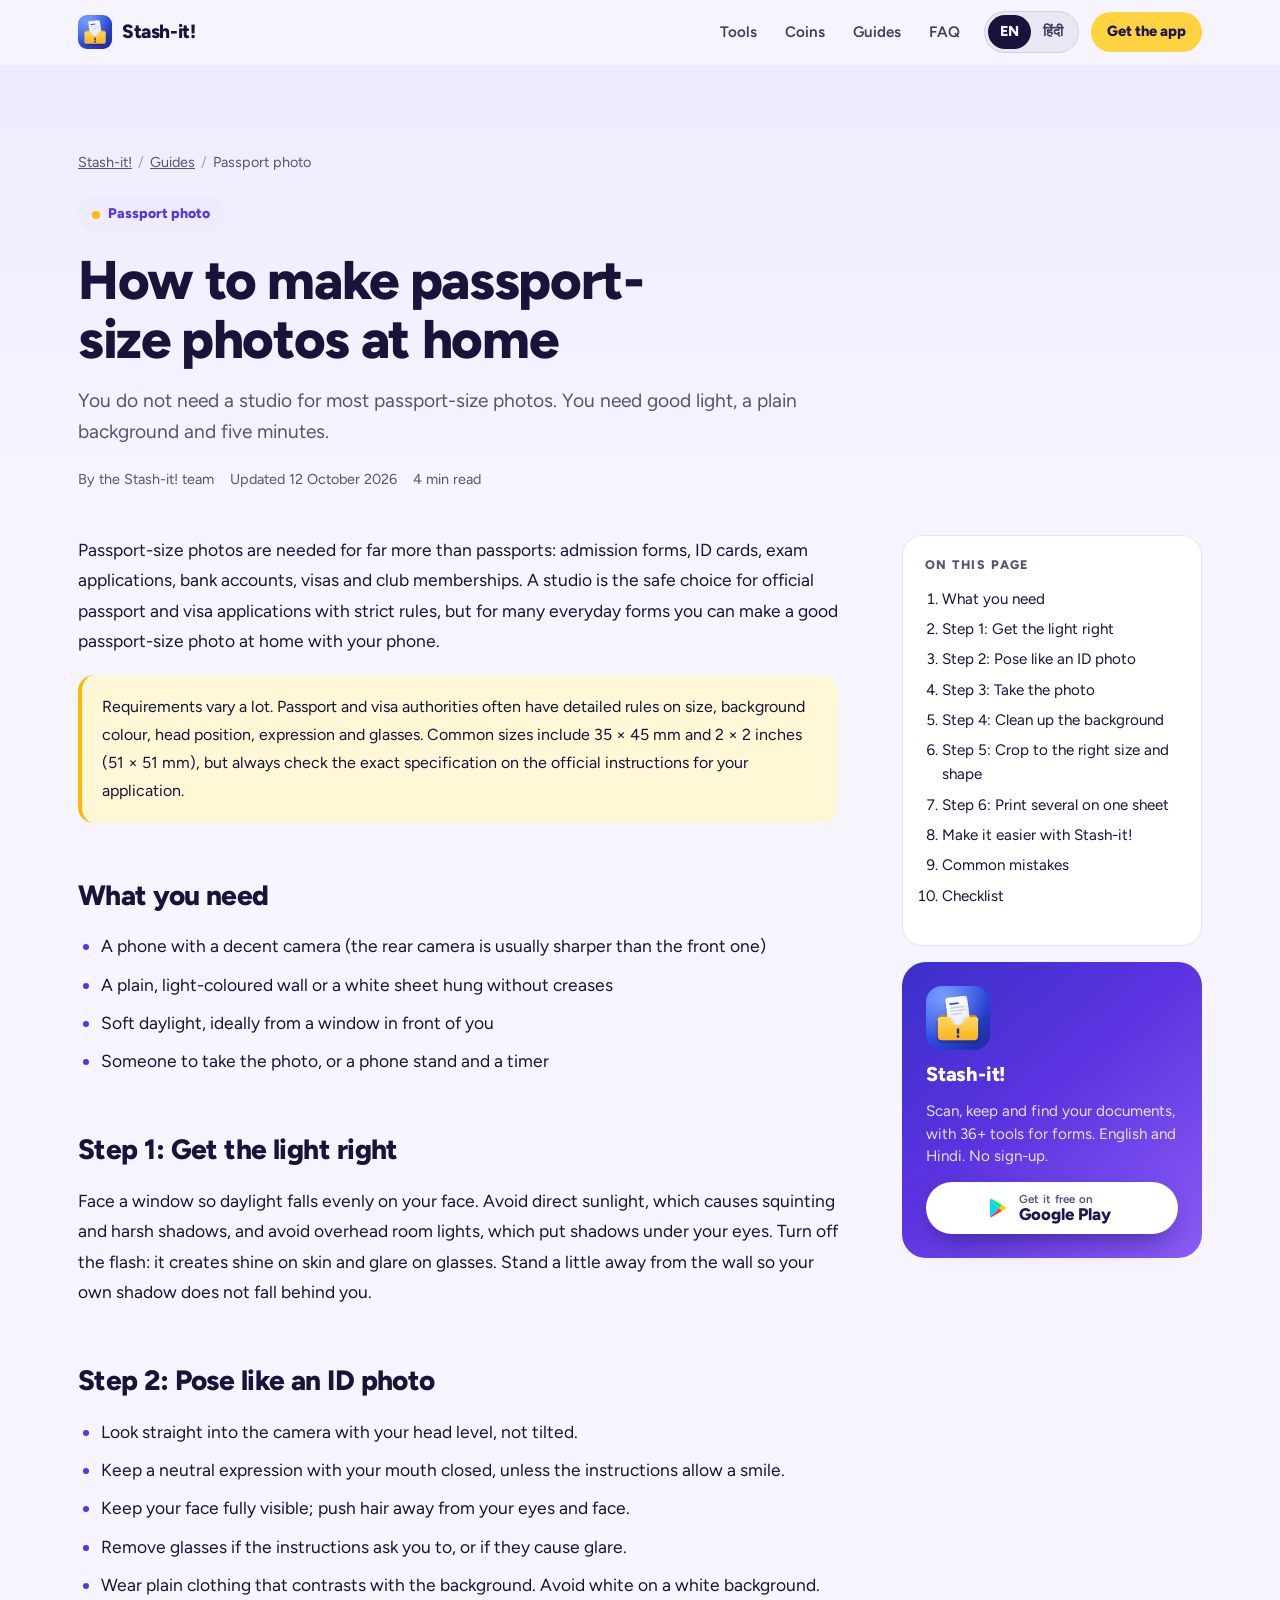
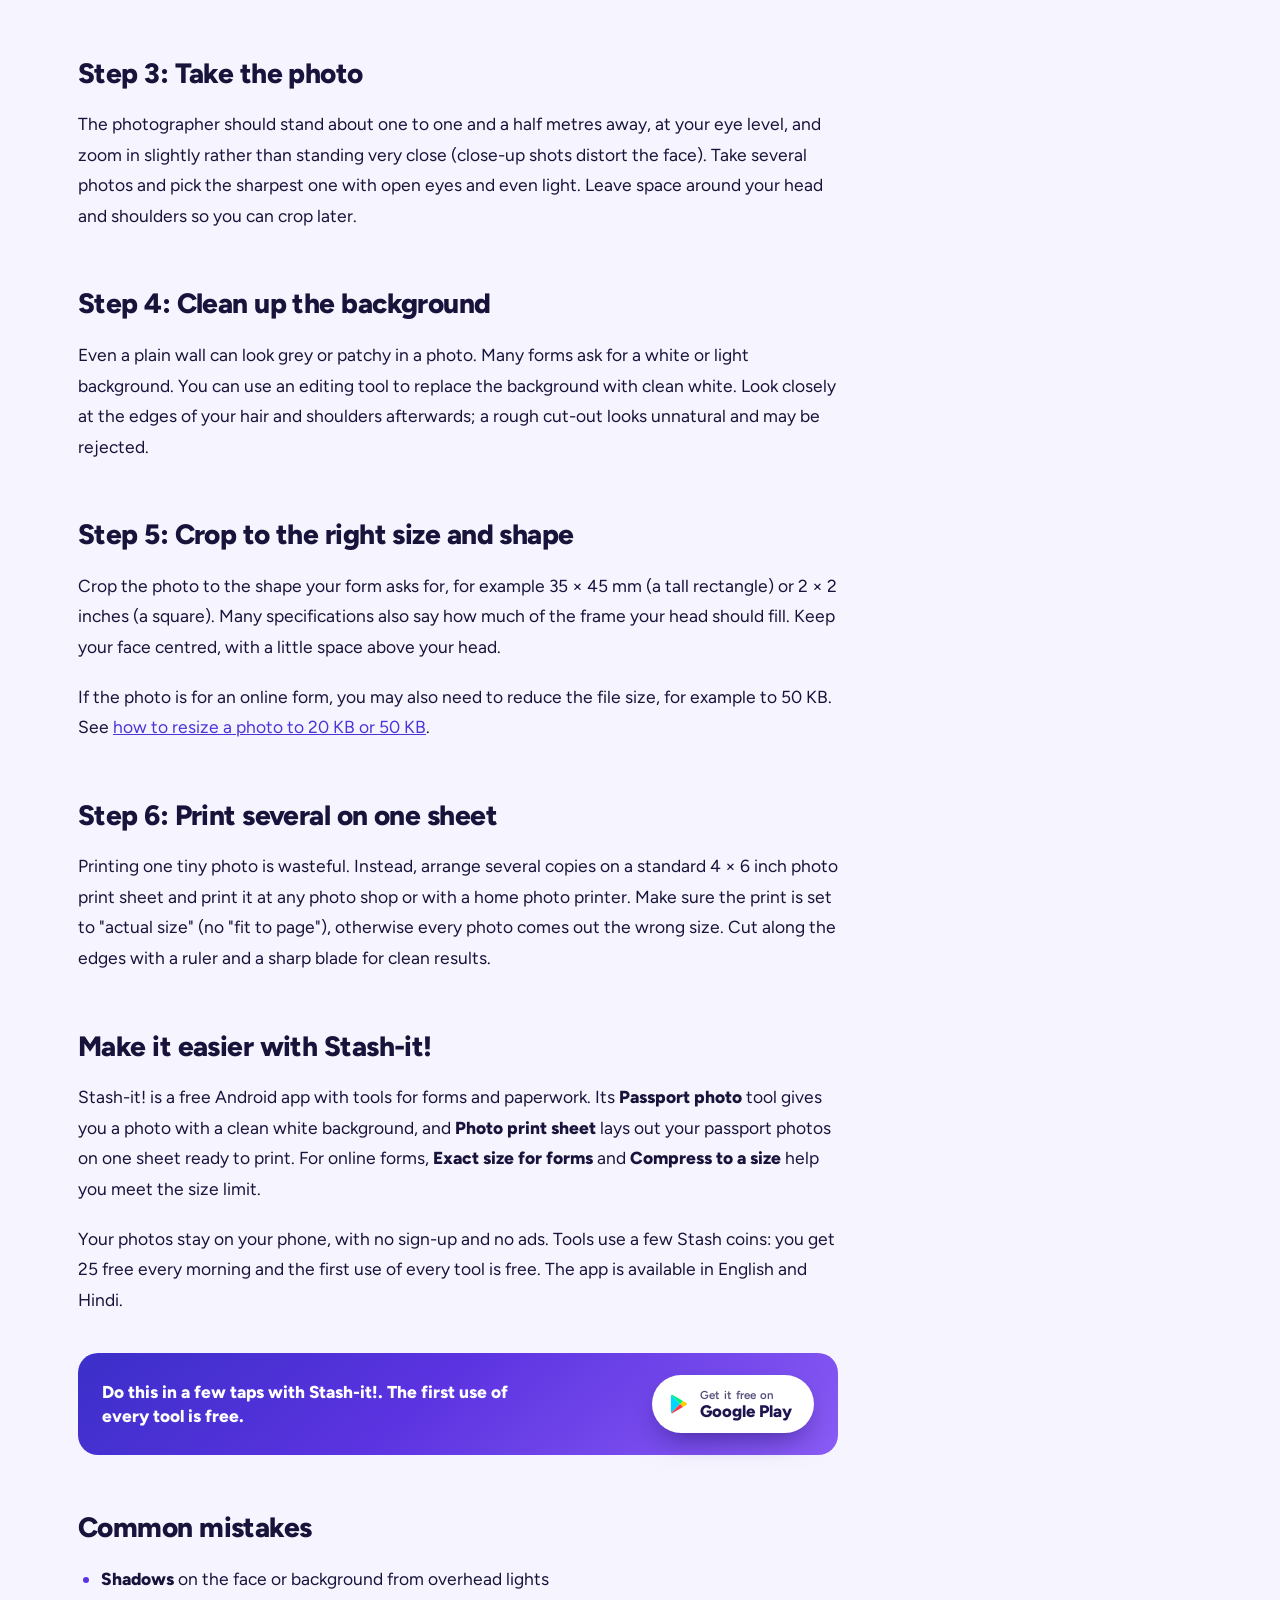
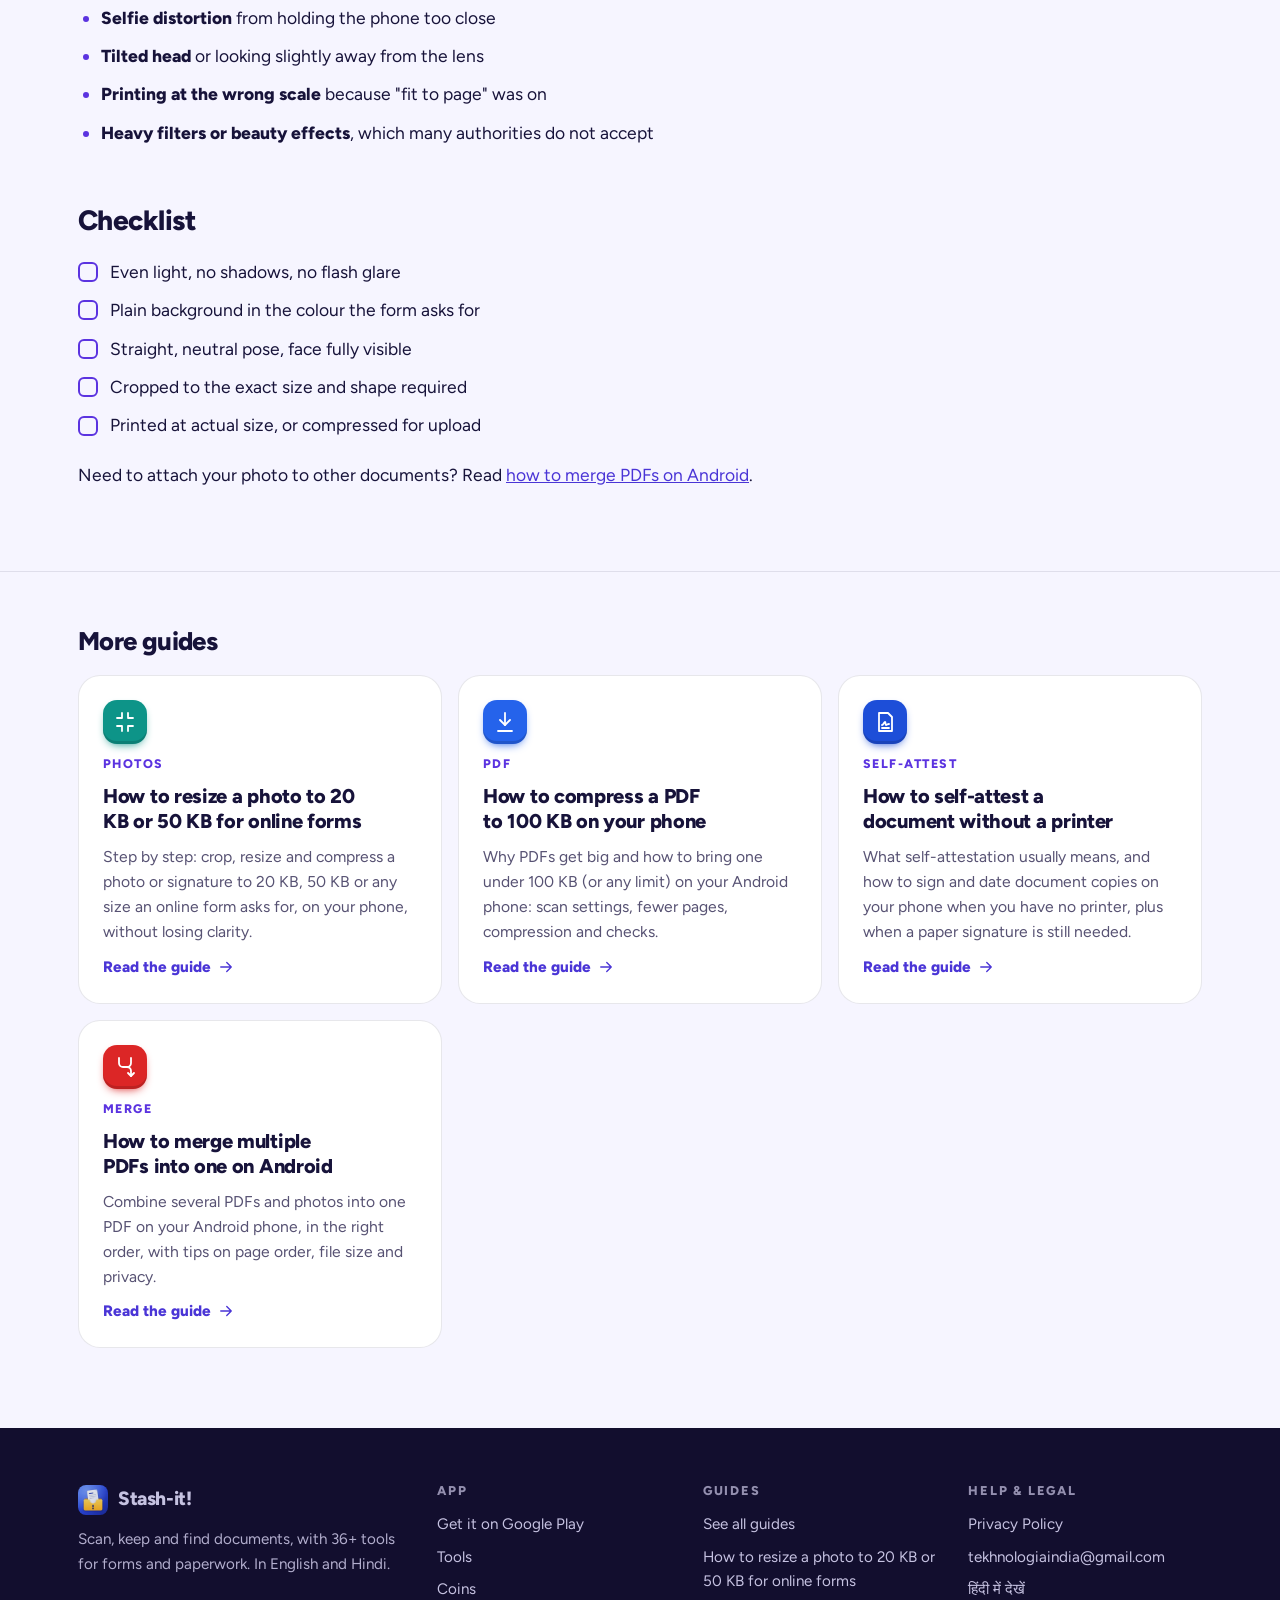
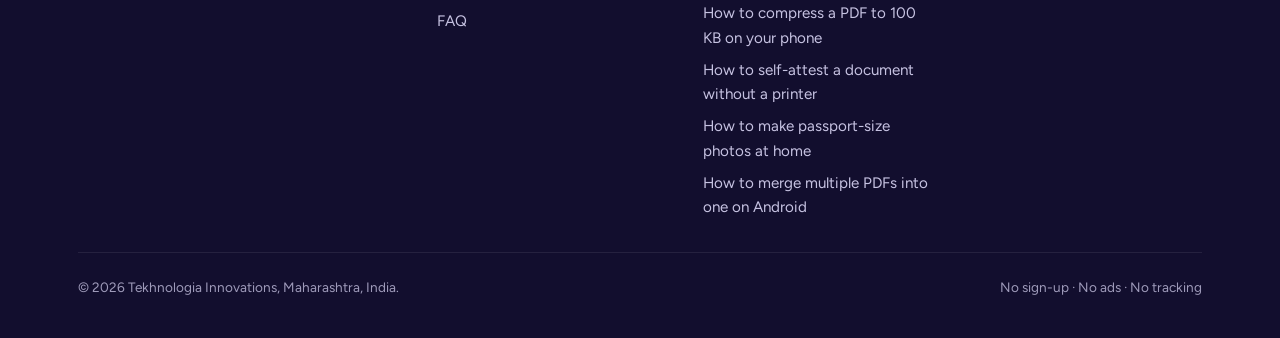
<file: guides/passport-size-photo-at-home/index.html>
<!doctype html>
<html lang="en" data-site="stashit">
<head>
<meta charset="utf-8">
<meta name="viewport" content="width=device-width,initial-scale=1,viewport-fit=cover">
<title>How to make passport-size photos at home | Stash-it!</title>
<meta name="description" content="Take a passport-size photo at home with your phone: light, background, pose, size and printing on a photo sheet, with a checklist of common mistakes.">
<link rel="canonical" href="https://stashit.stashify.in/guides/passport-size-photo-at-home/">

<meta name="theme-color" content="#F5F3FF" media="(prefers-color-scheme: light)">
<meta name="theme-color" content="#120E2E" media="(prefers-color-scheme: dark)">
<meta name="color-scheme" content="light dark">
<link rel="icon" href="/favicon.ico" sizes="48x48">
<link rel="icon" href="/favicon-32.png" type="image/png" sizes="32x32">
<link rel="apple-touch-icon" href="/apple-touch-icon.png">
<link rel="manifest" href="/site.webmanifest">
<link rel="preload" href="/fonts/figtree-800.woff2" as="font" type="font/woff2" crossorigin><link rel="preload" href="/fonts/figtree-400.woff2" as="font" type="font/woff2" crossorigin>
<link rel="stylesheet" href="/assets/style.css?v=365a05b5da">
<meta property="og:type" content="article">
<meta property="og:site_name" content="Stash-it!">
<meta property="og:title" content="How to make passport-size photos at home">
<meta property="og:description" content="Take a passport-size photo at home with your phone: light, background, pose, size and printing on a photo sheet, with a checklist of common mistakes.">
<meta property="og:url" content="https://stashit.stashify.in/guides/passport-size-photo-at-home/">
<meta property="og:image" content="https://stashit.stashify.in/og-image.png">
<meta property="og:image:width" content="1200"><meta property="og:image:height" content="630">
<meta property="og:image:alt" content="Stash-it! app on Android">
<meta property="og:locale" content="en_IN">
<meta name="twitter:card" content="summary_large_image">
<meta name="twitter:title" content="How to make passport-size photos at home">
<meta name="twitter:description" content="Take a passport-size photo at home with your phone: light, background, pose, size and printing on a photo sheet, with a checklist of common mistakes.">
<meta name="twitter:image" content="https://stashit.stashify.in/og-image.png">
<script type="application/ld+json">{"@context":"https://schema.org","@type":"Article","headline":"How to make passport-size photos at home","description":"Take a passport-size photo at home with your phone: light, background, pose, size and printing on a photo sheet, with a checklist of common mistakes.","image":"https://stashit.stashify.in/og-image.png","datePublished":"2026-10-12","dateModified":"2026-10-12","inLanguage":"en","mainEntityOfPage":"https://stashit.stashify.in/guides/passport-size-photo-at-home/","wordCount":815,"author":{"@type":"Organization","name":"Tekhnologia Innovations"},"publisher":{"@type":"Organization","name":"Tekhnologia Innovations","logo":{"@type":"ImageObject","url":"https://stashit.stashify.in/icon-512.png"}}}</script><script type="application/ld+json">{"@context":"https://schema.org","@type":"BreadcrumbList","itemListElement":[{"@type":"ListItem","position":1,"name":"Stash-it!","item":"https://stashit.stashify.in/"},{"@type":"ListItem","position":2,"name":"Guides","item":"https://stashit.stashify.in/guides/"},{"@type":"ListItem","position":3,"name":"How to make passport-size photos at home","item":"https://stashit.stashify.in/guides/passport-size-photo-at-home/"}]}</script>
<script src="/assets/site.js?v=82bb6c1220" defer></script>
</head>
<body class="guide">
<a class="skip" href="#main">Skip to content</a>
<header class="top"><div class="wrap">
<a class="brand" href="/" aria-label="Stash-it! home"><img src="/img/app-icon-96.webp" width="34" height="34" alt=""><span>Stash-it!</span></a>
<nav class="nav" aria-label="Main"><a href="/#tools">Tools</a><a href="/#coins">Coins</a><a href="/guides/">Guides</a><a href="/#faq">FAQ</a></nav>
<div class="lang" role="group" aria-label="Language / भाषा"><a href="/guides/passport-size-photo-at-home/" lang="en" hreflang="en" data-setlang="en" aria-current="true">EN</a><a href="/hi/" lang="hi" hreflang="hi" data-setlang="hi">हिंदी</a></div>
<a class="btn btn-sm" href="https://play.google.com/store/apps/details?id=com.tekhnologia.stashit&amp;referrer=utm_source%3Dwebsite%26utm_medium%3Dlanding%26utm_campaign%3Dorganic%26utm_content%3Dheader" data-play="https://play.google.com/store/apps/details?id=com.tekhnologia.stashit" data-cta="header" rel="noopener">Get the app</a>
</div></header>
<main id="main">
<div class="ghero"><div class="wrap art-head">
 <ol class="crumbs"><li><a href="/">Stash-it!</a></li><li><a href="/guides/">Guides</a></li><li aria-current="page">Passport photo</li></ol>
 <span class="pill"><span class="dot"></span>Passport photo</span>
 <h1>How to make passport-size photos at home</h1>
 <p class="lede">You do not need a studio for most passport-size photos. You need good light, a plain background and five minutes.</p>
 <p class="meta"><span>By the Stash-it! team</span><span>Updated <time datetime="2026-10-12">12 October 2026</time></span><span>4 min read</span></p>
</div></div>
<div class="wrap art">
 <article class="prose"><p>Passport-size photos are needed for far more than passports: admission forms, ID cards, exam applications, bank accounts, visas and club memberships. A studio is the safe choice for official passport and visa applications with strict rules, but for many everyday forms you can make a good passport-size photo at home with your phone.</p>
<div class="note">Requirements vary a lot. Passport and visa authorities often have detailed rules on size, background colour, head position, expression and glasses. Common sizes include 35 × 45 mm and 2 × 2 inches (51 × 51 mm), but always check the exact specification on the official instructions for your application.</div>

<h2 id="setup">What you need</h2>
<ul>
<li>A phone with a decent camera (the rear camera is usually sharper than the front one)</li>
<li>A plain, light-coloured wall or a white sheet hung without creases</li>
<li>Soft daylight, ideally from a window in front of you</li>
<li>Someone to take the photo, or a phone stand and a timer</li>
</ul>

<h2 id="light">Step 1: Get the light right</h2>
<p>Face a window so daylight falls evenly on your face. Avoid direct sunlight, which causes squinting and harsh shadows, and avoid overhead room lights, which put shadows under your eyes. Turn off the flash: it creates shine on skin and glare on glasses. Stand a little away from the wall so your own shadow does not fall behind you.</p>

<h2 id="pose">Step 2: Pose like an ID photo</h2>
<ul>
<li>Look straight into the camera with your head level, not tilted.</li>
<li>Keep a neutral expression with your mouth closed, unless the instructions allow a smile.</li>
<li>Keep your face fully visible; push hair away from your eyes and face.</li>
<li>Remove glasses if the instructions ask you to, or if they cause glare.</li>
<li>Wear plain clothing that contrasts with the background. Avoid white on a white background.</li>
</ul>

<h2 id="shoot">Step 3: Take the photo</h2>
<p>The photographer should stand about one to one and a half metres away, at your eye level, and zoom in slightly rather than standing very close (close-up shots distort the face). Take several photos and pick the sharpest one with open eyes and even light. Leave space around your head and shoulders so you can crop later.</p>

<h2 id="background">Step 4: Clean up the background</h2>
<p>Even a plain wall can look grey or patchy in a photo. Many forms ask for a white or light background. You can use an editing tool to replace the background with clean white. Look closely at the edges of your hair and shoulders afterwards; a rough cut-out looks unnatural and may be rejected.</p>

<h2 id="crop">Step 5: Crop to the right size and shape</h2>
<p>Crop the photo to the shape your form asks for, for example 35 × 45 mm (a tall rectangle) or 2 × 2 inches (a square). Many specifications also say how much of the frame your head should fill. Keep your face centred, with a little space above your head.</p>
<p>If the photo is for an online form, you may also need to reduce the file size, for example to 50 KB. See <a href="/guides/resize-photo-20kb-50kb-for-online-forms/">how to resize a photo to 20 KB or 50 KB</a>.</p>

<h2 id="print">Step 6: Print several on one sheet</h2>
<p>Printing one tiny photo is wasteful. Instead, arrange several copies on a standard 4 × 6 inch photo print sheet and print it at any photo shop or with a home photo printer. Make sure the print is set to "actual size" (no "fit to page"), otherwise every photo comes out the wrong size. Cut along the edges with a ruler and a sharp blade for clean results.</p>

<h2 id="app">Make it easier with Stash-it!</h2>
<p>Stash-it! is a free Android app with tools for forms and paperwork. Its <strong>Passport photo</strong> tool gives you a photo with a clean white background, and <strong>Photo print sheet</strong> lays out your passport photos on one sheet ready to print. For online forms, <strong>Exact size for forms</strong> and <strong>Compress to a size</strong> help you meet the size limit.</p>
<p>Your photos stay on your phone, with no sign-up and no ads. Tools use a few Stash coins: you get 25 free every morning and the first use of every tool is free. The app is available in English and Hindi.</p>
<div class="inline-cta"><p>Do this in a few taps with Stash-it!. The first use of every tool is free.</p><a class="btn btn-play" href="https://play.google.com/store/apps/details?id=com.tekhnologia.stashit&amp;referrer=utm_source%3Dwebsite%26utm_medium%3Dlanding%26utm_campaign%3Dorganic%26utm_content%3Dguide-4" data-play="https://play.google.com/store/apps/details?id=com.tekhnologia.stashit" data-cta="guide-4" rel="noopener"><svg class="gp" width="22" height="22" viewBox="0 0 24 24" aria-hidden="true"><path fill="#00D7FE" d="M3.6 2.3c-.3.3-.4.7-.4 1.2v17c0 .5.1.9.4 1.2l9.5-9.7z"/><path fill="#FFCE00" d="m16.3 15.2-3.2-3.2 3.2-3.2 3.7 2.1c1 .6 1 1.6 0 2.2z"/><path fill="#FF3A44" d="M16.3 15.2 13.1 12l-9.5 9.7c.4.4.9.4 1.6.1z"/><path fill="#00F076" d="M16.3 8.8 5.2 2.2c-.7-.4-1.2-.3-1.6.1l9.5 9.7z"/></svg><span class="t"><small>Get it free on</small><b>Google Play</b></span></a></div>

<h2 id="mistakes">Common mistakes</h2>
<ul>
<li><strong>Shadows</strong> on the face or background from overhead lights</li>
<li><strong>Selfie distortion</strong> from holding the phone too close</li>
<li><strong>Tilted head</strong> or looking slightly away from the lens</li>
<li><strong>Printing at the wrong scale</strong> because "fit to page" was on</li>
<li><strong>Heavy filters or beauty effects</strong>, which many authorities do not accept</li>
</ul>

<h2 id="checklist">Checklist</h2>
<ul class="check">
<li>Even light, no shadows, no flash glare</li>
<li>Plain background in the colour the form asks for</li>
<li>Straight, neutral pose, face fully visible</li>
<li>Cropped to the exact size and shape required</li>
<li>Printed at actual size, or compressed for upload</li>
</ul>
<p>Need to attach your photo to other documents? Read <a href="/guides/merge-pdfs-into-one-on-android/">how to merge PDFs on Android</a>.</p>
</article>
 <aside class="aside"><nav class="toc" aria-label="On this page"><h2>On this page</h2><ol><li><a href="#setup">What you need</a></li><li><a href="#light">Step 1: Get the light right</a></li><li><a href="#pose">Step 2: Pose like an ID photo</a></li><li><a href="#shoot">Step 3: Take the photo</a></li><li><a href="#background">Step 4: Clean up the background</a></li><li><a href="#crop">Step 5: Crop to the right size and shape</a></li><li><a href="#print">Step 6: Print several on one sheet</a></li><li><a href="#app">Make it easier with Stash-it!</a></li><li><a href="#mistakes">Common mistakes</a></li><li><a href="#checklist">Checklist</a></li></ol></nav><div class="app-card"><img src="/img/app-icon-192.webp" width="64" height="64" alt="" loading="lazy">
<h2>Stash-it!</h2><p>Scan, keep and find your documents, with 36+ tools for forms. English and Hindi. No sign-up.</p><a class="btn btn-play" href="https://play.google.com/store/apps/details?id=com.tekhnologia.stashit&amp;referrer=utm_source%3Dwebsite%26utm_medium%3Dlanding%26utm_campaign%3Dorganic%26utm_content%3Dguide-aside" data-play="https://play.google.com/store/apps/details?id=com.tekhnologia.stashit" data-cta="guide-aside" rel="noopener"><svg class="gp" width="22" height="22" viewBox="0 0 24 24" aria-hidden="true"><path fill="#00D7FE" d="M3.6 2.3c-.3.3-.4.7-.4 1.2v17c0 .5.1.9.4 1.2l9.5-9.7z"/><path fill="#FFCE00" d="m16.3 15.2-3.2-3.2 3.2-3.2 3.7 2.1c1 .6 1 1.6 0 2.2z"/><path fill="#FF3A44" d="M16.3 15.2 13.1 12l-9.5 9.7c.4.4.9.4 1.6.1z"/><path fill="#00F076" d="M16.3 8.8 5.2 2.2c-.7-.4-1.2-.3-1.6.1l9.5 9.7z"/></svg><span class="t"><small>Get it free on</small><b>Google Play</b></span></a></div></aside>
</div>
<section class="related"><div class="wrap"><h2>More guides</h2><div class="gcards three"><a class="gcard" href="/guides/resize-photo-20kb-50kb-for-online-forms/" data-reveal><span class="ti" style="--c:#0D9488"><svg class="ic" width="24" height="24" viewBox="0 0 24 24" fill="none" stroke="currentColor" stroke-width="1.8" stroke-linecap="round" stroke-linejoin="round" aria-hidden="true"><path d="M9 3v5H4M15 3v5h5M9 21v-5H4M15 21v-5h5"/></svg></span><span class="k">Photos</span><h3>How to resize a photo to 20 KB or 50 KB for online forms</h3><p>Step by step: crop, resize and compress a photo or signature to 20 KB, 50 KB or any size an online form asks for, on your phone, without losing clarity.</p><span class="go">Read the guide <svg class="ic" width="24" height="24" viewBox="0 0 24 24" fill="none" stroke="currentColor" stroke-width="1.8" stroke-linecap="round" stroke-linejoin="round" aria-hidden="true"><path d="M5 12h14M13 6l6 6-6 6"/></svg></span></a><a class="gcard" href="/guides/compress-pdf-to-100kb-on-phone/" data-reveal><span class="ti" style="--c:#2563EB"><svg class="ic" width="24" height="24" viewBox="0 0 24 24" fill="none" stroke="currentColor" stroke-width="1.8" stroke-linecap="round" stroke-linejoin="round" aria-hidden="true"><path d="M12 3v12"/><path d="m7 10 5 5 5-5"/><path d="M5 21h14"/></svg></span><span class="k">PDF</span><h3>How to compress a PDF to 100 KB on your phone</h3><p>Why PDFs get big and how to bring one under 100 KB (or any limit) on your Android phone: scan settings, fewer pages, compression and checks.</p><span class="go">Read the guide <svg class="ic" width="24" height="24" viewBox="0 0 24 24" fill="none" stroke="currentColor" stroke-width="1.8" stroke-linecap="round" stroke-linejoin="round" aria-hidden="true"><path d="M5 12h14M13 6l6 6-6 6"/></svg></span></a><a class="gcard" href="/guides/self-attest-document-without-printer/" data-reveal><span class="ti" style="--c:#1D4ED8"><svg class="ic" width="24" height="24" viewBox="0 0 24 24" fill="none" stroke="currentColor" stroke-width="1.8" stroke-linecap="round" stroke-linejoin="round" aria-hidden="true"><path d="M6 3h9l4 4v14H6z"/><path d="M9 15c1.5 0 2-3 3-3s0 3 1 3 1.5-1 3-1"/><path d="M9 18h7"/></svg></span><span class="k">Self-attest</span><h3>How to self-attest a document without a printer</h3><p>What self-attestation usually means, and how to sign and date document copies on your phone when you have no printer, plus when a paper signature is still needed.</p><span class="go">Read the guide <svg class="ic" width="24" height="24" viewBox="0 0 24 24" fill="none" stroke="currentColor" stroke-width="1.8" stroke-linecap="round" stroke-linejoin="round" aria-hidden="true"><path d="M5 12h14M13 6l6 6-6 6"/></svg></span></a><a class="gcard" href="/guides/merge-pdfs-into-one-on-android/" data-reveal><span class="ti" style="--c:#DC2626"><svg class="ic" width="24" height="24" viewBox="0 0 24 24" fill="none" stroke="currentColor" stroke-width="1.8" stroke-linecap="round" stroke-linejoin="round" aria-hidden="true"><path d="M6 3v5a4 4 0 0 0 4 4h4a4 4 0 0 1 4 4v5"/><path d="M18 3v5a4 4 0 0 1-4 4"/><path d="m15 18 3 3 3-3"/></svg></span><span class="k">Merge</span><h3>How to merge multiple PDFs into one on Android</h3><p>Combine several PDFs and photos into one PDF on your Android phone, in the right order, with tips on page order, file size and privacy.</p><span class="go">Read the guide <svg class="ic" width="24" height="24" viewBox="0 0 24 24" fill="none" stroke="currentColor" stroke-width="1.8" stroke-linecap="round" stroke-linejoin="round" aria-hidden="true"><path d="M5 12h14M13 6l6 6-6 6"/></svg></span></a></div></div></section>
</main>
<footer class="foot"><div class="wrap">
<div><a class="brand" href="/"><img src="/img/app-icon-96.webp" width="30" height="30" alt="" loading="lazy">Stash-it!</a>
<p style="max-width:36ch;opacity:.8">Scan, keep and find documents, with 36+ tools for forms and paperwork. In English and Hindi.</p></div>
<div><h2>App</h2><ul><li><a href="https://play.google.com/store/apps/details?id=com.tekhnologia.stashit&amp;referrer=utm_source%3Dwebsite%26utm_medium%3Dlanding%26utm_campaign%3Dorganic%26utm_content%3Dfooter" data-play="https://play.google.com/store/apps/details?id=com.tekhnologia.stashit" data-cta="footer" rel="noopener">Get it on Google Play</a></li><li><a href="/#tools">Tools</a></li><li><a href="/#coins">Coins</a></li><li><a href="/#faq">FAQ</a></li></ul></div>
<div><h2>Guides</h2><ul><li><a href="/guides/">See all guides</a></li><li><a href="/guides/resize-photo-20kb-50kb-for-online-forms/">How to resize a photo to 20 KB or 50 KB for online forms</a></li><li><a href="/guides/compress-pdf-to-100kb-on-phone/">How to compress a PDF to 100 KB on your phone</a></li><li><a href="/guides/self-attest-document-without-printer/">How to self-attest a document without a printer</a></li><li><a href="/guides/passport-size-photo-at-home/">How to make passport-size photos at home</a></li><li><a href="/guides/merge-pdfs-into-one-on-android/">How to merge multiple PDFs into one on Android</a></li></ul></div>
<div><h2>Help & legal</h2><ul><li><a href="/privacy.html">Privacy Policy</a></li><li><a href="mailto:tekhnologiaindia@gmail.com">tekhnologiaindia@gmail.com</a></li><li><a href="/hi/" lang="hi" data-setlang="hi">हिंदी में देखें</a></li></ul></div>
<div class="fine"><span>© 2026 Tekhnologia Innovations, Maharashtra, India.</span><span>No sign-up · No ads · No tracking</span></div>
</div></footer>
</body>
</html>
</file>
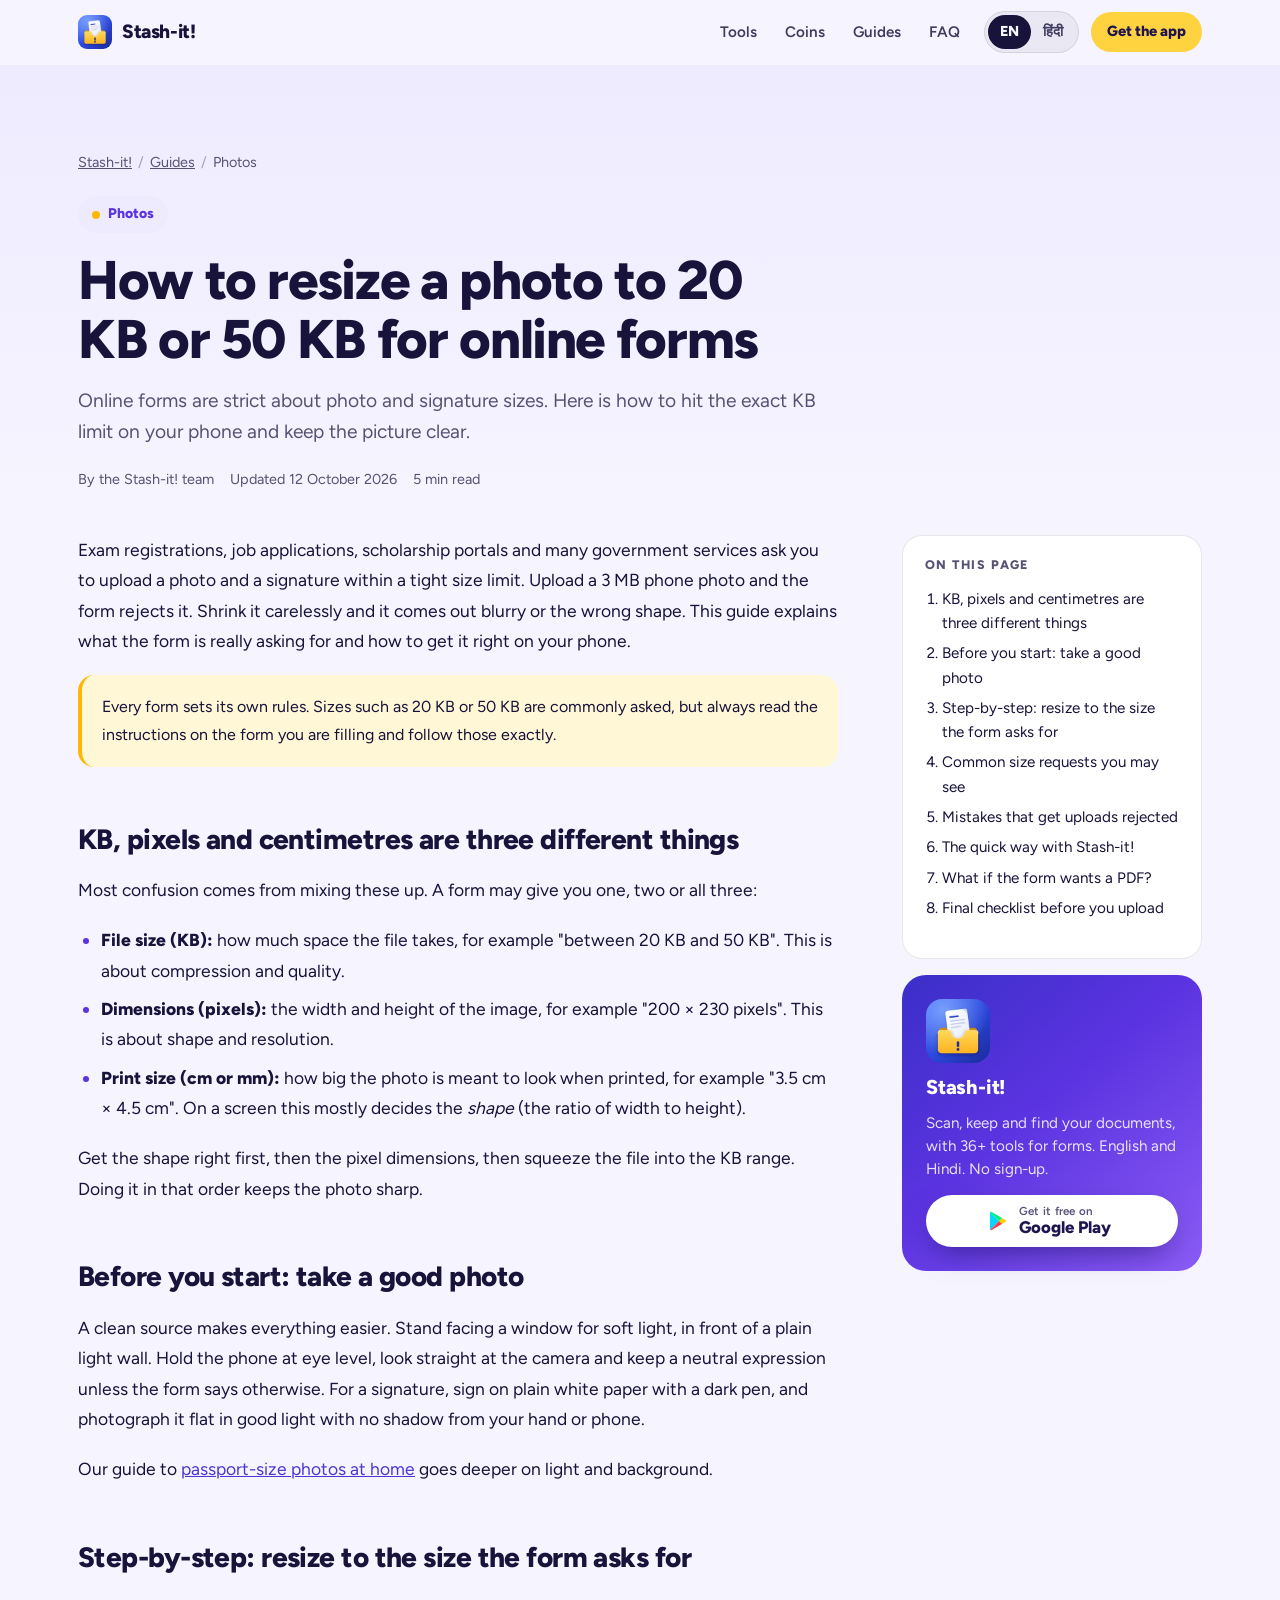
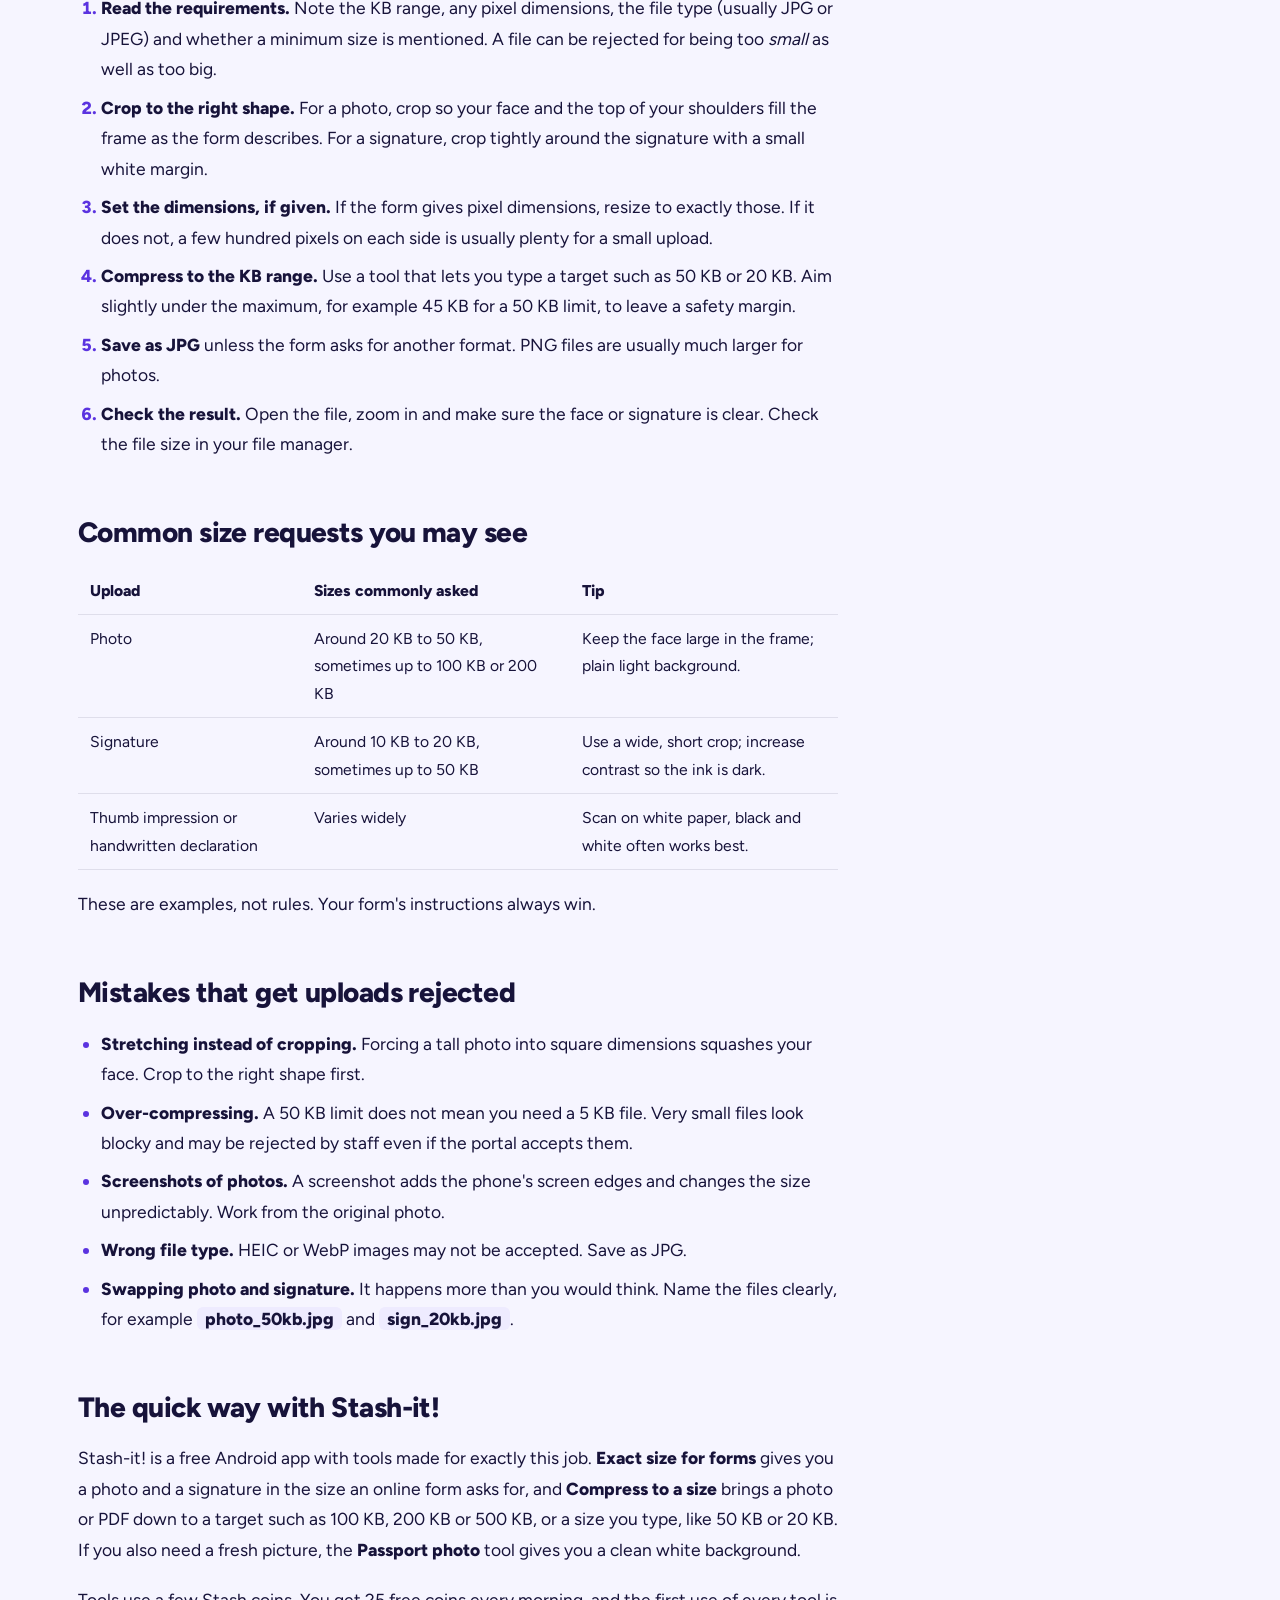
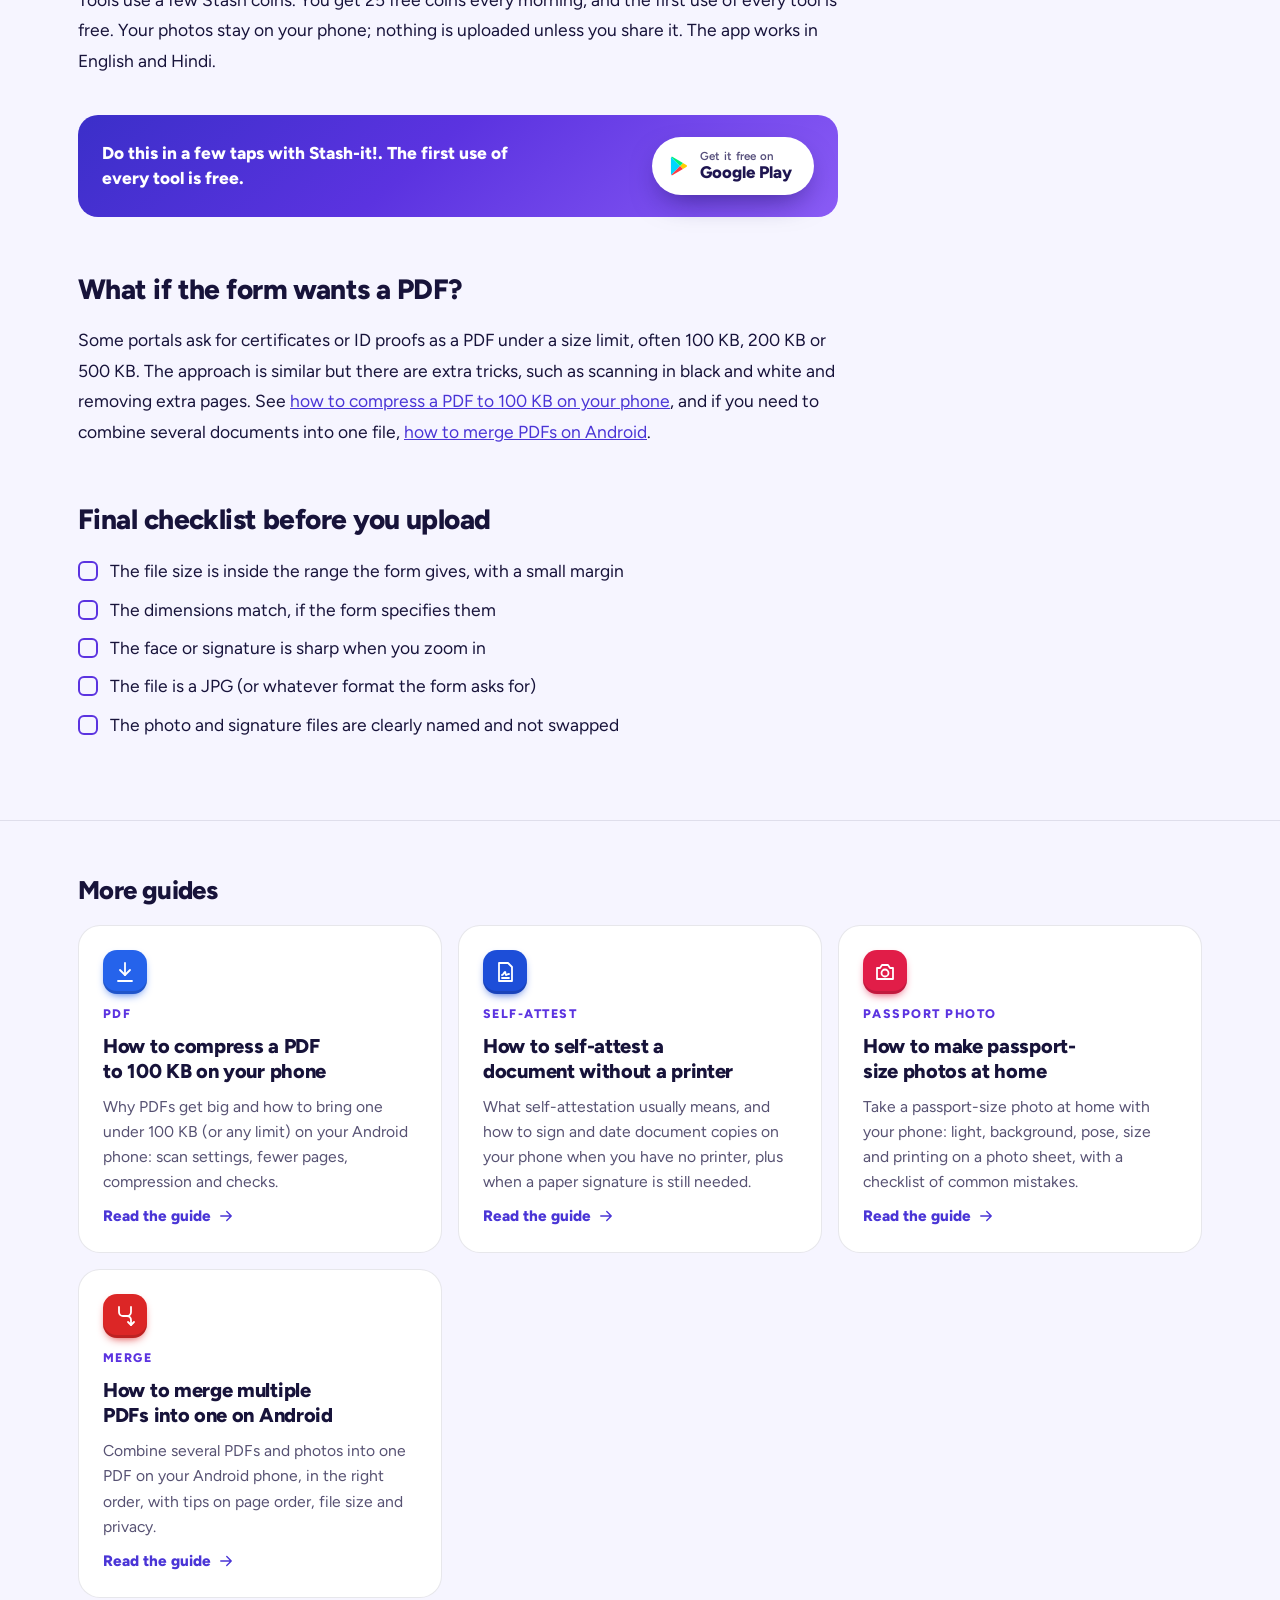
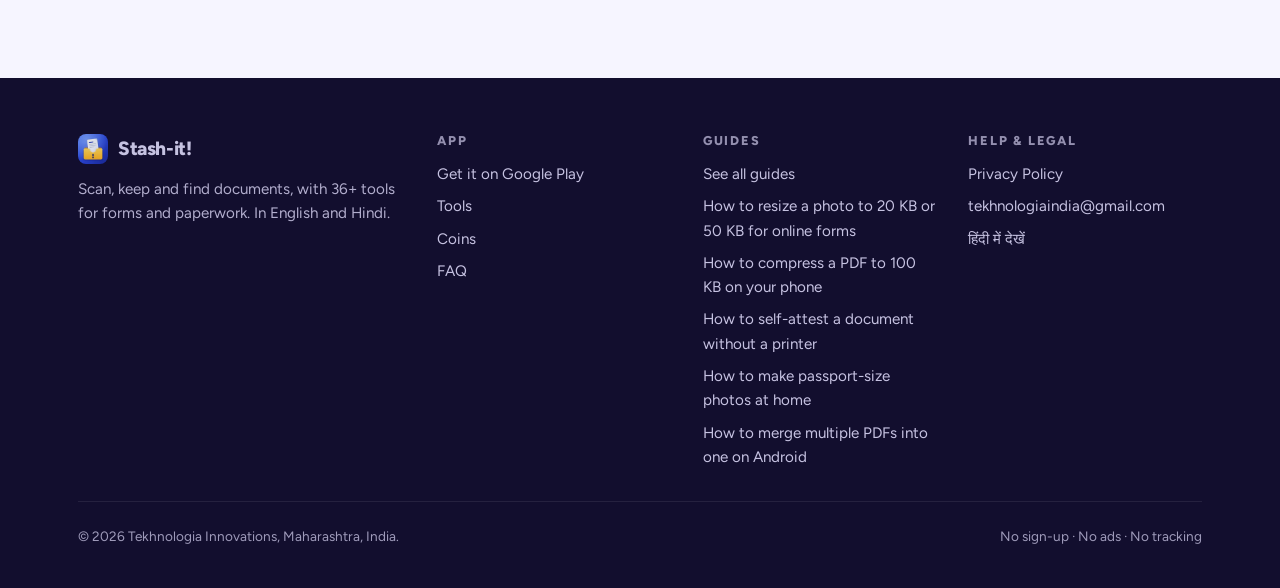
<file: guides/resize-photo-20kb-50kb-for-online-forms/index.html>
<!doctype html>
<html lang="en" data-site="stashit">
<head>
<meta charset="utf-8">
<meta name="viewport" content="width=device-width,initial-scale=1,viewport-fit=cover">
<title>How to resize a photo to 20 KB or 50 KB for online forms | Stash-it!</title>
<meta name="description" content="Step by step: crop, resize and compress a photo or signature to 20 KB, 50 KB or any size an online form asks for, on your phone, without losing clarity.">
<link rel="canonical" href="https://stashit.stashify.in/guides/resize-photo-20kb-50kb-for-online-forms/"><link rel="alternate" hreflang="en" href="https://stashit.stashify.in/guides/resize-photo-20kb-50kb-for-online-forms/"><link rel="alternate" hreflang="hi" href="https://stashit.stashify.in/hi/guides/resize-photo-20kb-50kb-for-online-forms/"><link rel="alternate" hreflang="x-default" href="https://stashit.stashify.in/guides/resize-photo-20kb-50kb-for-online-forms/">
<script>(function(){var p=null;try{p=localStorage.getItem('stashit-lang')}catch(e){}var L=document.documentElement.lang,n=(navigator.language||'').toLowerCase(),w=p||(n.indexOf('hi')===0?'hi':null);if(w&&w!==L){var a=document.querySelector('link[rel=alternate][hreflang="'+w+'"]');if(a){location.replace(new URL(a.href).pathname+location.search+location.hash)}}})();</script>
<meta name="theme-color" content="#F5F3FF" media="(prefers-color-scheme: light)">
<meta name="theme-color" content="#120E2E" media="(prefers-color-scheme: dark)">
<meta name="color-scheme" content="light dark">
<link rel="icon" href="/favicon.ico" sizes="48x48">
<link rel="icon" href="/favicon-32.png" type="image/png" sizes="32x32">
<link rel="apple-touch-icon" href="/apple-touch-icon.png">
<link rel="manifest" href="/site.webmanifest">
<link rel="preload" href="/fonts/figtree-800.woff2" as="font" type="font/woff2" crossorigin><link rel="preload" href="/fonts/figtree-400.woff2" as="font" type="font/woff2" crossorigin>
<link rel="stylesheet" href="/assets/style.css?v=365a05b5da">
<meta property="og:type" content="article">
<meta property="og:site_name" content="Stash-it!">
<meta property="og:title" content="How to resize a photo to 20 KB or 50 KB for online forms">
<meta property="og:description" content="Step by step: crop, resize and compress a photo or signature to 20 KB, 50 KB or any size an online form asks for, on your phone, without losing clarity.">
<meta property="og:url" content="https://stashit.stashify.in/guides/resize-photo-20kb-50kb-for-online-forms/">
<meta property="og:image" content="https://stashit.stashify.in/og-image.png">
<meta property="og:image:width" content="1200"><meta property="og:image:height" content="630">
<meta property="og:image:alt" content="Stash-it! app on Android">
<meta property="og:locale" content="en_IN"><meta property="og:locale:alternate" content="hi_IN">
<meta name="twitter:card" content="summary_large_image">
<meta name="twitter:title" content="How to resize a photo to 20 KB or 50 KB for online forms">
<meta name="twitter:description" content="Step by step: crop, resize and compress a photo or signature to 20 KB, 50 KB or any size an online form asks for, on your phone, without losing clarity.">
<meta name="twitter:image" content="https://stashit.stashify.in/og-image.png">
<script type="application/ld+json">{"@context":"https://schema.org","@type":"Article","headline":"How to resize a photo to 20 KB or 50 KB for online forms","description":"Step by step: crop, resize and compress a photo or signature to 20 KB, 50 KB or any size an online form asks for, on your phone, without losing clarity.","image":"https://stashit.stashify.in/og-image.png","datePublished":"2026-10-12","dateModified":"2026-10-12","inLanguage":"en","mainEntityOfPage":"https://stashit.stashify.in/guides/resize-photo-20kb-50kb-for-online-forms/","wordCount":1009,"author":{"@type":"Organization","name":"Tekhnologia Innovations"},"publisher":{"@type":"Organization","name":"Tekhnologia Innovations","logo":{"@type":"ImageObject","url":"https://stashit.stashify.in/icon-512.png"}}}</script><script type="application/ld+json">{"@context":"https://schema.org","@type":"BreadcrumbList","itemListElement":[{"@type":"ListItem","position":1,"name":"Stash-it!","item":"https://stashit.stashify.in/"},{"@type":"ListItem","position":2,"name":"Guides","item":"https://stashit.stashify.in/guides/"},{"@type":"ListItem","position":3,"name":"How to resize a photo to 20 KB or 50 KB for online forms","item":"https://stashit.stashify.in/guides/resize-photo-20kb-50kb-for-online-forms/"}]}</script>
<script src="/assets/site.js?v=82bb6c1220" defer></script>
</head>
<body class="guide">
<a class="skip" href="#main">Skip to content</a>
<header class="top"><div class="wrap">
<a class="brand" href="/" aria-label="Stash-it! home"><img src="/img/app-icon-96.webp" width="34" height="34" alt=""><span>Stash-it!</span></a>
<nav class="nav" aria-label="Main"><a href="/#tools">Tools</a><a href="/#coins">Coins</a><a href="/guides/">Guides</a><a href="/#faq">FAQ</a></nav>
<div class="lang" role="group" aria-label="Language / भाषा"><a href="/guides/resize-photo-20kb-50kb-for-online-forms/" lang="en" hreflang="en" data-setlang="en" aria-current="true">EN</a><a href="/hi/guides/resize-photo-20kb-50kb-for-online-forms/" lang="hi" hreflang="hi" data-setlang="hi">हिंदी</a></div>
<a class="btn btn-sm" href="https://play.google.com/store/apps/details?id=com.tekhnologia.stashit&amp;referrer=utm_source%3Dwebsite%26utm_medium%3Dlanding%26utm_campaign%3Dorganic%26utm_content%3Dheader" data-play="https://play.google.com/store/apps/details?id=com.tekhnologia.stashit" data-cta="header" rel="noopener">Get the app</a>
</div></header>
<main id="main">
<div class="ghero"><div class="wrap art-head">
 <ol class="crumbs"><li><a href="/">Stash-it!</a></li><li><a href="/guides/">Guides</a></li><li aria-current="page">Photos</li></ol>
 <span class="pill"><span class="dot"></span>Photos</span>
 <h1>How to resize a photo to 20 KB or 50 KB for online forms</h1>
 <p class="lede">Online forms are strict about photo and signature sizes. Here is how to hit the exact KB limit on your phone and keep the picture clear.</p>
 <p class="meta"><span>By the Stash-it! team</span><span>Updated <time datetime="2026-10-12">12 October 2026</time></span><span>5 min read</span></p>
</div></div>
<div class="wrap art">
 <article class="prose"><p>Exam registrations, job applications, scholarship portals and many government services ask you to upload a photo and a signature within a tight size limit. Upload a 3 MB phone photo and the form rejects it. Shrink it carelessly and it comes out blurry or the wrong shape. This guide explains what the form is really asking for and how to get it right on your phone.</p>
<div class="note">Every form sets its own rules. Sizes such as 20 KB or 50 KB are commonly asked, but always read the instructions on the form you are filling and follow those exactly.</div>

<h2 id="three">KB, pixels and centimetres are three different things</h2>
<p>Most confusion comes from mixing these up. A form may give you one, two or all three:</p>
<ul>
<li><strong>File size (KB):</strong> how much space the file takes, for example "between 20 KB and 50 KB". This is about compression and quality.</li>
<li><strong>Dimensions (pixels):</strong> the width and height of the image, for example "200 × 230 pixels". This is about shape and resolution.</li>
<li><strong>Print size (cm or mm):</strong> how big the photo is meant to look when printed, for example "3.5 cm × 4.5 cm". On a screen this mostly decides the <em>shape</em> (the ratio of width to height).</li>
</ul>
<p>Get the shape right first, then the pixel dimensions, then squeeze the file into the KB range. Doing it in that order keeps the photo sharp.</p>

<h2 id="before">Before you start: take a good photo</h2>
<p>A clean source makes everything easier. Stand facing a window for soft light, in front of a plain light wall. Hold the phone at eye level, look straight at the camera and keep a neutral expression unless the form says otherwise. For a signature, sign on plain white paper with a dark pen, and photograph it flat in good light with no shadow from your hand or phone.</p>
<p>Our guide to <a href="/guides/passport-size-photo-at-home/">passport-size photos at home</a> goes deeper on light and background.</p>

<h2 id="steps">Step-by-step: resize to the size the form asks for</h2>
<ol>
<li><strong>Read the requirements.</strong> Note the KB range, any pixel dimensions, the file type (usually JPG or JPEG) and whether a minimum size is mentioned. A file can be rejected for being too <em>small</em> as well as too big.</li>
<li><strong>Crop to the right shape.</strong> For a photo, crop so your face and the top of your shoulders fill the frame as the form describes. For a signature, crop tightly around the signature with a small white margin.</li>
<li><strong>Set the dimensions, if given.</strong> If the form gives pixel dimensions, resize to exactly those. If it does not, a few hundred pixels on each side is usually plenty for a small upload.</li>
<li><strong>Compress to the KB range.</strong> Use a tool that lets you type a target such as 50 KB or 20 KB. Aim slightly under the maximum, for example 45 KB for a 50 KB limit, to leave a safety margin.</li>
<li><strong>Save as JPG</strong> unless the form asks for another format. PNG files are usually much larger for photos.</li>
<li><strong>Check the result.</strong> Open the file, zoom in and make sure the face or signature is clear. Check the file size in your file manager.</li>
</ol>

<h2 id="common">Common size requests you may see</h2>
<table>
<thead><tr><th>Upload</th><th>Sizes commonly asked</th><th>Tip</th></tr></thead>
<tbody>
<tr><td>Photo</td><td>Around 20 KB to 50 KB, sometimes up to 100 KB or 200 KB</td><td>Keep the face large in the frame; plain light background.</td></tr>
<tr><td>Signature</td><td>Around 10 KB to 20 KB, sometimes up to 50 KB</td><td>Use a wide, short crop; increase contrast so the ink is dark.</td></tr>
<tr><td>Thumb impression or handwritten declaration</td><td>Varies widely</td><td>Scan on white paper, black and white often works best.</td></tr>
</tbody></table>
<p>These are examples, not rules. Your form's instructions always win.</p>

<h2 id="mistakes">Mistakes that get uploads rejected</h2>
<ul>
<li><strong>Stretching instead of cropping.</strong> Forcing a tall photo into square dimensions squashes your face. Crop to the right shape first.</li>
<li><strong>Over-compressing.</strong> A 50 KB limit does not mean you need a 5 KB file. Very small files look blocky and may be rejected by staff even if the portal accepts them.</li>
<li><strong>Screenshots of photos.</strong> A screenshot adds the phone's screen edges and changes the size unpredictably. Work from the original photo.</li>
<li><strong>Wrong file type.</strong> HEIC or WebP images may not be accepted. Save as JPG.</li>
<li><strong>Swapping photo and signature.</strong> It happens more than you would think. Name the files clearly, for example <span class="kbd">photo_50kb.jpg</span> and <span class="kbd">sign_20kb.jpg</span>.</li>
</ul>

<h2 id="app">The quick way with Stash-it!</h2>
<p>Stash-it! is a free Android app with tools made for exactly this job. <strong>Exact size for forms</strong> gives you a photo and a signature in the size an online form asks for, and <strong>Compress to a size</strong> brings a photo or PDF down to a target such as 100 KB, 200 KB or 500 KB, or a size you type, like 50 KB or 20 KB. If you also need a fresh picture, the <strong>Passport photo</strong> tool gives you a clean white background.</p>
<p>Tools use a few Stash coins. You get 25 free coins every morning, and the first use of every tool is free. Your photos stay on your phone; nothing is uploaded unless you share it. The app works in English and Hindi.</p>
<div class="inline-cta"><p>Do this in a few taps with Stash-it!. The first use of every tool is free.</p><a class="btn btn-play" href="https://play.google.com/store/apps/details?id=com.tekhnologia.stashit&amp;referrer=utm_source%3Dwebsite%26utm_medium%3Dlanding%26utm_campaign%3Dorganic%26utm_content%3Dguide-1" data-play="https://play.google.com/store/apps/details?id=com.tekhnologia.stashit" data-cta="guide-1" rel="noopener"><svg class="gp" width="22" height="22" viewBox="0 0 24 24" aria-hidden="true"><path fill="#00D7FE" d="M3.6 2.3c-.3.3-.4.7-.4 1.2v17c0 .5.1.9.4 1.2l9.5-9.7z"/><path fill="#FFCE00" d="m16.3 15.2-3.2-3.2 3.2-3.2 3.7 2.1c1 .6 1 1.6 0 2.2z"/><path fill="#FF3A44" d="M16.3 15.2 13.1 12l-9.5 9.7c.4.4.9.4 1.6.1z"/><path fill="#00F076" d="M16.3 8.8 5.2 2.2c-.7-.4-1.2-.3-1.6.1l9.5 9.7z"/></svg><span class="t"><small>Get it free on</small><b>Google Play</b></span></a></div>

<h2 id="pdf">What if the form wants a PDF?</h2>
<p>Some portals ask for certificates or ID proofs as a PDF under a size limit, often 100 KB, 200 KB or 500 KB. The approach is similar but there are extra tricks, such as scanning in black and white and removing extra pages. See <a href="/guides/compress-pdf-to-100kb-on-phone/">how to compress a PDF to 100 KB on your phone</a>, and if you need to combine several documents into one file, <a href="/guides/merge-pdfs-into-one-on-android/">how to merge PDFs on Android</a>.</p>

<h2 id="checklist">Final checklist before you upload</h2>
<ul class="check">
<li>The file size is inside the range the form gives, with a small margin</li>
<li>The dimensions match, if the form specifies them</li>
<li>The face or signature is sharp when you zoom in</li>
<li>The file is a JPG (or whatever format the form asks for)</li>
<li>The photo and signature files are clearly named and not swapped</li>
</ul>
</article>
 <aside class="aside"><nav class="toc" aria-label="On this page"><h2>On this page</h2><ol><li><a href="#three">KB, pixels and centimetres are three different things</a></li><li><a href="#before">Before you start: take a good photo</a></li><li><a href="#steps">Step-by-step: resize to the size the form asks for</a></li><li><a href="#common">Common size requests you may see</a></li><li><a href="#mistakes">Mistakes that get uploads rejected</a></li><li><a href="#app">The quick way with Stash-it!</a></li><li><a href="#pdf">What if the form wants a PDF?</a></li><li><a href="#checklist">Final checklist before you upload</a></li></ol></nav><div class="app-card"><img src="/img/app-icon-192.webp" width="64" height="64" alt="" loading="lazy">
<h2>Stash-it!</h2><p>Scan, keep and find your documents, with 36+ tools for forms. English and Hindi. No sign-up.</p><a class="btn btn-play" href="https://play.google.com/store/apps/details?id=com.tekhnologia.stashit&amp;referrer=utm_source%3Dwebsite%26utm_medium%3Dlanding%26utm_campaign%3Dorganic%26utm_content%3Dguide-aside" data-play="https://play.google.com/store/apps/details?id=com.tekhnologia.stashit" data-cta="guide-aside" rel="noopener"><svg class="gp" width="22" height="22" viewBox="0 0 24 24" aria-hidden="true"><path fill="#00D7FE" d="M3.6 2.3c-.3.3-.4.7-.4 1.2v17c0 .5.1.9.4 1.2l9.5-9.7z"/><path fill="#FFCE00" d="m16.3 15.2-3.2-3.2 3.2-3.2 3.7 2.1c1 .6 1 1.6 0 2.2z"/><path fill="#FF3A44" d="M16.3 15.2 13.1 12l-9.5 9.7c.4.4.9.4 1.6.1z"/><path fill="#00F076" d="M16.3 8.8 5.2 2.2c-.7-.4-1.2-.3-1.6.1l9.5 9.7z"/></svg><span class="t"><small>Get it free on</small><b>Google Play</b></span></a></div></aside>
</div>
<section class="related"><div class="wrap"><h2>More guides</h2><div class="gcards three"><a class="gcard" href="/guides/compress-pdf-to-100kb-on-phone/" data-reveal><span class="ti" style="--c:#2563EB"><svg class="ic" width="24" height="24" viewBox="0 0 24 24" fill="none" stroke="currentColor" stroke-width="1.8" stroke-linecap="round" stroke-linejoin="round" aria-hidden="true"><path d="M12 3v12"/><path d="m7 10 5 5 5-5"/><path d="M5 21h14"/></svg></span><span class="k">PDF</span><h3>How to compress a PDF to 100 KB on your phone</h3><p>Why PDFs get big and how to bring one under 100 KB (or any limit) on your Android phone: scan settings, fewer pages, compression and checks.</p><span class="go">Read the guide <svg class="ic" width="24" height="24" viewBox="0 0 24 24" fill="none" stroke="currentColor" stroke-width="1.8" stroke-linecap="round" stroke-linejoin="round" aria-hidden="true"><path d="M5 12h14M13 6l6 6-6 6"/></svg></span></a><a class="gcard" href="/guides/self-attest-document-without-printer/" data-reveal><span class="ti" style="--c:#1D4ED8"><svg class="ic" width="24" height="24" viewBox="0 0 24 24" fill="none" stroke="currentColor" stroke-width="1.8" stroke-linecap="round" stroke-linejoin="round" aria-hidden="true"><path d="M6 3h9l4 4v14H6z"/><path d="M9 15c1.5 0 2-3 3-3s0 3 1 3 1.5-1 3-1"/><path d="M9 18h7"/></svg></span><span class="k">Self-attest</span><h3>How to self-attest a document without a printer</h3><p>What self-attestation usually means, and how to sign and date document copies on your phone when you have no printer, plus when a paper signature is still needed.</p><span class="go">Read the guide <svg class="ic" width="24" height="24" viewBox="0 0 24 24" fill="none" stroke="currentColor" stroke-width="1.8" stroke-linecap="round" stroke-linejoin="round" aria-hidden="true"><path d="M5 12h14M13 6l6 6-6 6"/></svg></span></a><a class="gcard" href="/guides/passport-size-photo-at-home/" data-reveal><span class="ti" style="--c:#E11D48"><svg class="ic" width="24" height="24" viewBox="0 0 24 24" fill="none" stroke="currentColor" stroke-width="1.8" stroke-linecap="round" stroke-linejoin="round" aria-hidden="true"><path d="M4 8h3l2-3h6l2 3h3v11H4z"/><circle cx="12" cy="13" r="3.5"/></svg></span><span class="k">Passport photo</span><h3>How to make passport-size photos at home</h3><p>Take a passport-size photo at home with your phone: light, background, pose, size and printing on a photo sheet, with a checklist of common mistakes.</p><span class="go">Read the guide <svg class="ic" width="24" height="24" viewBox="0 0 24 24" fill="none" stroke="currentColor" stroke-width="1.8" stroke-linecap="round" stroke-linejoin="round" aria-hidden="true"><path d="M5 12h14M13 6l6 6-6 6"/></svg></span></a><a class="gcard" href="/guides/merge-pdfs-into-one-on-android/" data-reveal><span class="ti" style="--c:#DC2626"><svg class="ic" width="24" height="24" viewBox="0 0 24 24" fill="none" stroke="currentColor" stroke-width="1.8" stroke-linecap="round" stroke-linejoin="round" aria-hidden="true"><path d="M6 3v5a4 4 0 0 0 4 4h4a4 4 0 0 1 4 4v5"/><path d="M18 3v5a4 4 0 0 1-4 4"/><path d="m15 18 3 3 3-3"/></svg></span><span class="k">Merge</span><h3>How to merge multiple PDFs into one on Android</h3><p>Combine several PDFs and photos into one PDF on your Android phone, in the right order, with tips on page order, file size and privacy.</p><span class="go">Read the guide <svg class="ic" width="24" height="24" viewBox="0 0 24 24" fill="none" stroke="currentColor" stroke-width="1.8" stroke-linecap="round" stroke-linejoin="round" aria-hidden="true"><path d="M5 12h14M13 6l6 6-6 6"/></svg></span></a></div></div></section>
</main>
<footer class="foot"><div class="wrap">
<div><a class="brand" href="/"><img src="/img/app-icon-96.webp" width="30" height="30" alt="" loading="lazy">Stash-it!</a>
<p style="max-width:36ch;opacity:.8">Scan, keep and find documents, with 36+ tools for forms and paperwork. In English and Hindi.</p></div>
<div><h2>App</h2><ul><li><a href="https://play.google.com/store/apps/details?id=com.tekhnologia.stashit&amp;referrer=utm_source%3Dwebsite%26utm_medium%3Dlanding%26utm_campaign%3Dorganic%26utm_content%3Dfooter" data-play="https://play.google.com/store/apps/details?id=com.tekhnologia.stashit" data-cta="footer" rel="noopener">Get it on Google Play</a></li><li><a href="/#tools">Tools</a></li><li><a href="/#coins">Coins</a></li><li><a href="/#faq">FAQ</a></li></ul></div>
<div><h2>Guides</h2><ul><li><a href="/guides/">See all guides</a></li><li><a href="/guides/resize-photo-20kb-50kb-for-online-forms/">How to resize a photo to 20 KB or 50 KB for online forms</a></li><li><a href="/guides/compress-pdf-to-100kb-on-phone/">How to compress a PDF to 100 KB on your phone</a></li><li><a href="/guides/self-attest-document-without-printer/">How to self-attest a document without a printer</a></li><li><a href="/guides/passport-size-photo-at-home/">How to make passport-size photos at home</a></li><li><a href="/guides/merge-pdfs-into-one-on-android/">How to merge multiple PDFs into one on Android</a></li></ul></div>
<div><h2>Help & legal</h2><ul><li><a href="/privacy.html">Privacy Policy</a></li><li><a href="mailto:tekhnologiaindia@gmail.com">tekhnologiaindia@gmail.com</a></li><li><a href="/hi/guides/resize-photo-20kb-50kb-for-online-forms/" lang="hi" data-setlang="hi">हिंदी में देखें</a></li></ul></div>
<div class="fine"><span>© 2026 Tekhnologia Innovations, Maharashtra, India.</span><span>No sign-up · No ads · No tracking</span></div>
</div></footer>
</body>
</html>
</file>
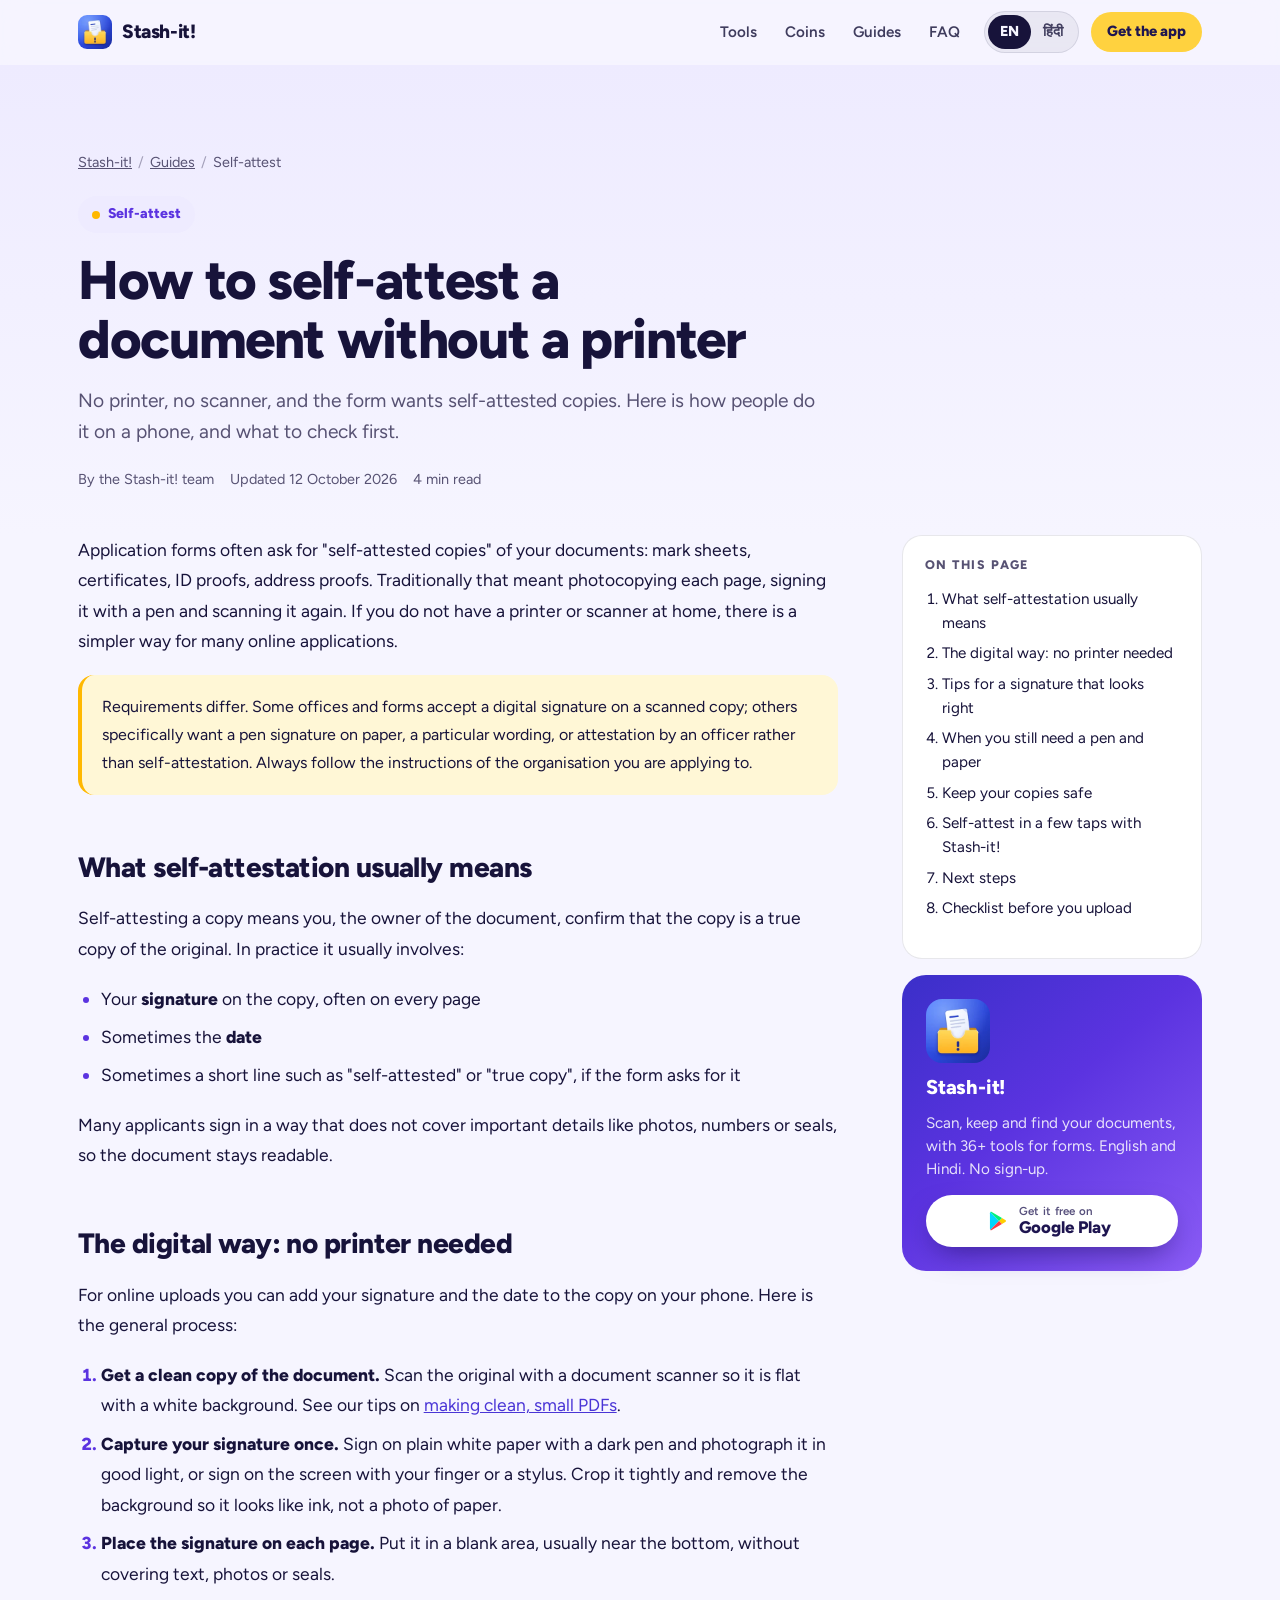
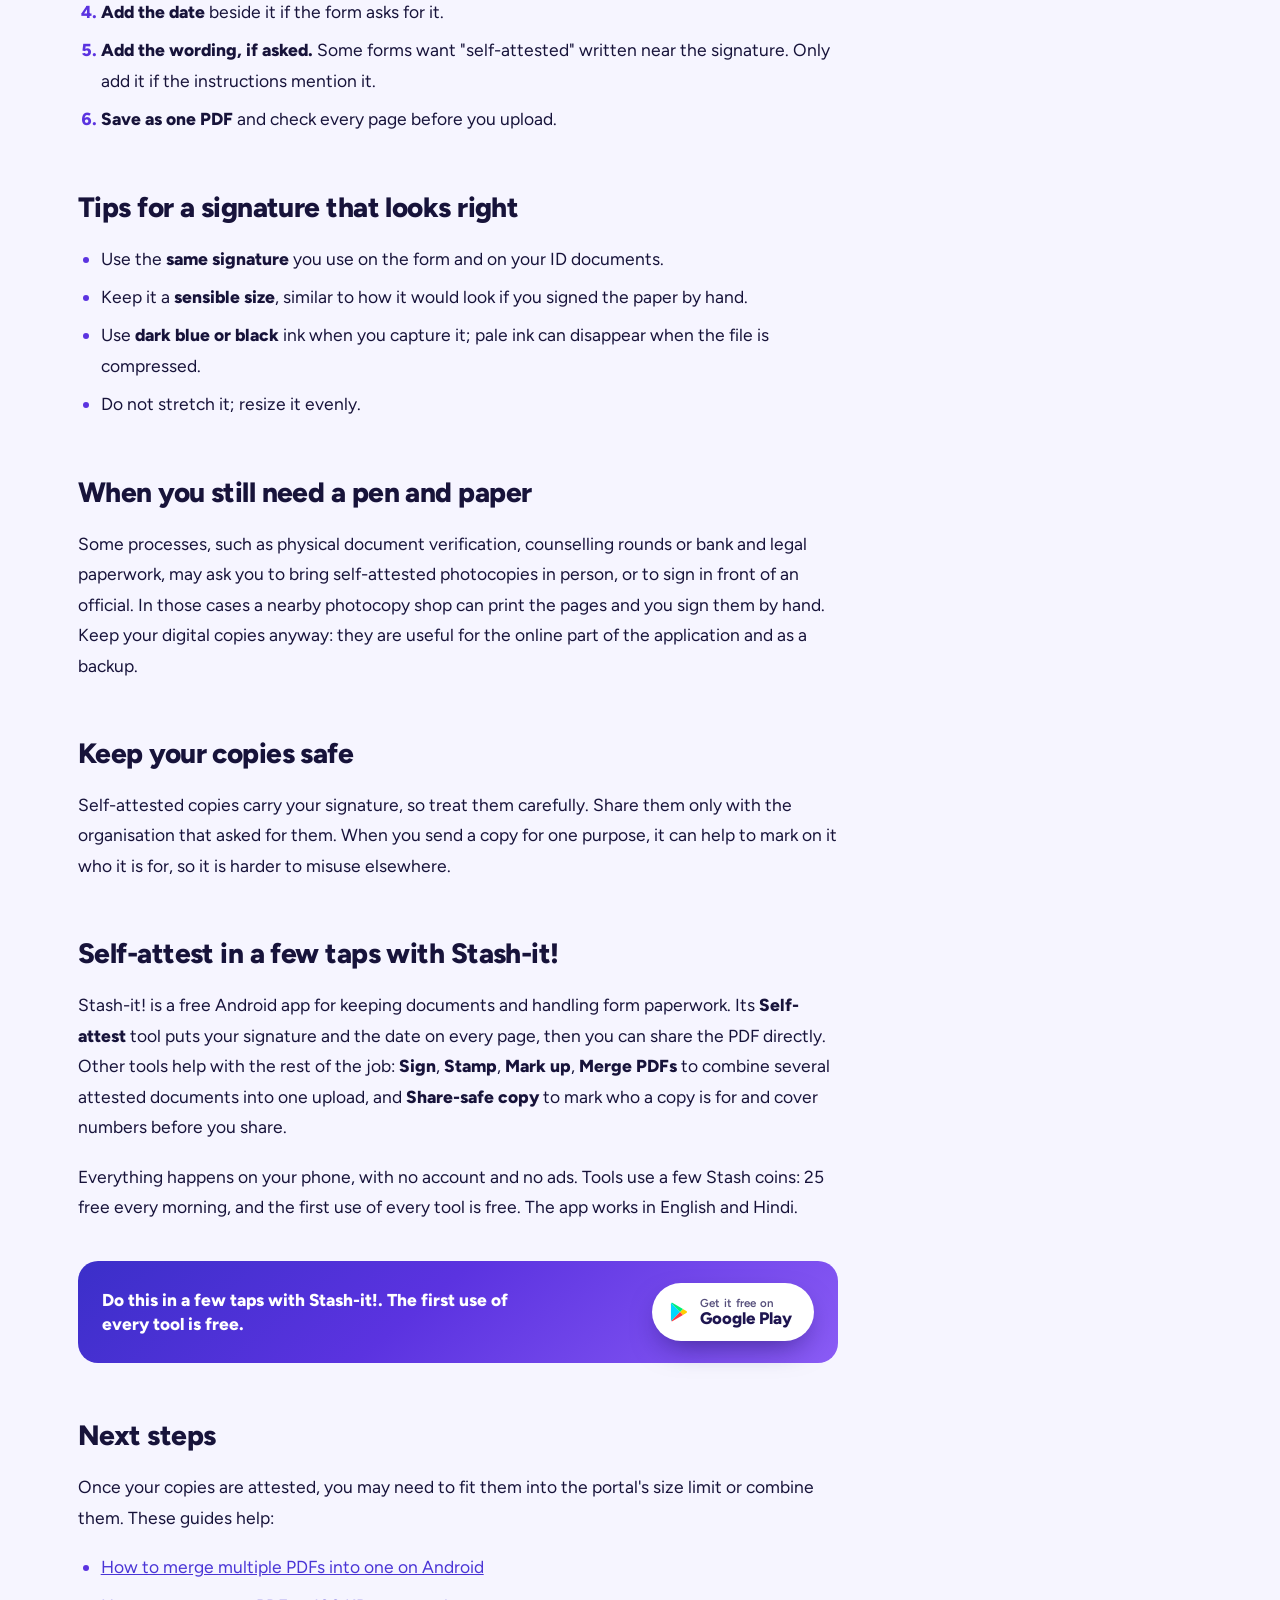
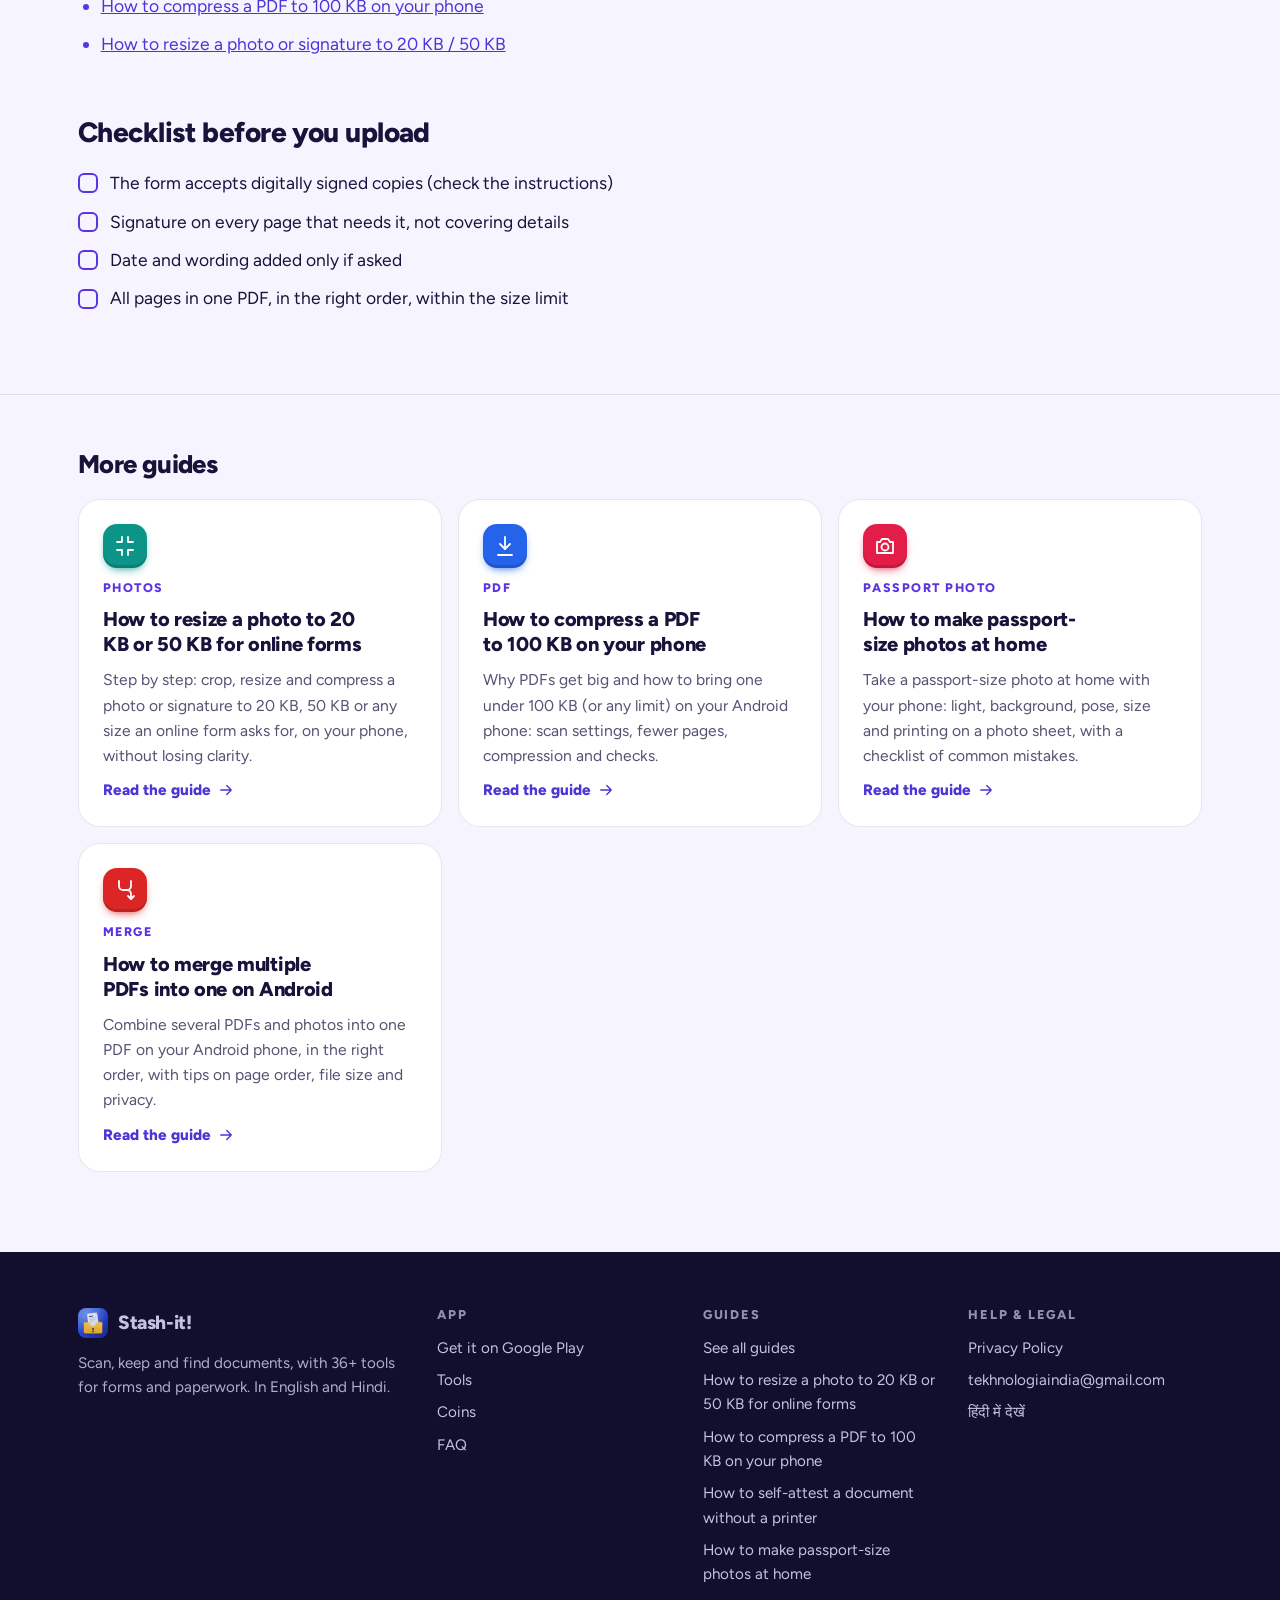
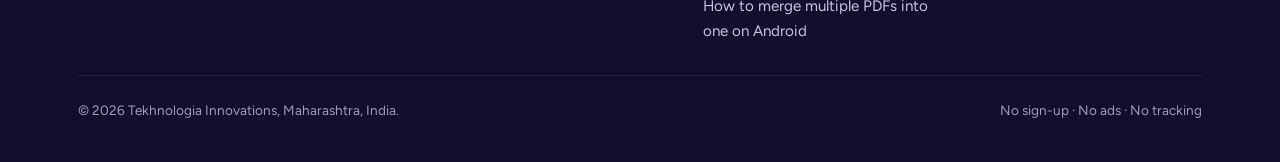
<file: guides/self-attest-document-without-printer/index.html>
<!doctype html>
<html lang="en" data-site="stashit">
<head>
<meta charset="utf-8">
<meta name="viewport" content="width=device-width,initial-scale=1,viewport-fit=cover">
<title>How to self-attest a document without a printer | Stash-it!</title>
<meta name="description" content="What self-attestation usually means, and how to sign and date document copies on your phone when you have no printer, plus when a paper signature is still needed.">
<link rel="canonical" href="https://stashit.stashify.in/guides/self-attest-document-without-printer/">

<meta name="theme-color" content="#F5F3FF" media="(prefers-color-scheme: light)">
<meta name="theme-color" content="#120E2E" media="(prefers-color-scheme: dark)">
<meta name="color-scheme" content="light dark">
<link rel="icon" href="/favicon.ico" sizes="48x48">
<link rel="icon" href="/favicon-32.png" type="image/png" sizes="32x32">
<link rel="apple-touch-icon" href="/apple-touch-icon.png">
<link rel="manifest" href="/site.webmanifest">
<link rel="preload" href="/fonts/figtree-800.woff2" as="font" type="font/woff2" crossorigin><link rel="preload" href="/fonts/figtree-400.woff2" as="font" type="font/woff2" crossorigin>
<link rel="stylesheet" href="/assets/style.css?v=365a05b5da">
<meta property="og:type" content="article">
<meta property="og:site_name" content="Stash-it!">
<meta property="og:title" content="How to self-attest a document without a printer">
<meta property="og:description" content="What self-attestation usually means, and how to sign and date document copies on your phone when you have no printer, plus when a paper signature is still needed.">
<meta property="og:url" content="https://stashit.stashify.in/guides/self-attest-document-without-printer/">
<meta property="og:image" content="https://stashit.stashify.in/og-image.png">
<meta property="og:image:width" content="1200"><meta property="og:image:height" content="630">
<meta property="og:image:alt" content="Stash-it! app on Android">
<meta property="og:locale" content="en_IN">
<meta name="twitter:card" content="summary_large_image">
<meta name="twitter:title" content="How to self-attest a document without a printer">
<meta name="twitter:description" content="What self-attestation usually means, and how to sign and date document copies on your phone when you have no printer, plus when a paper signature is still needed.">
<meta name="twitter:image" content="https://stashit.stashify.in/og-image.png">
<script type="application/ld+json">{"@context":"https://schema.org","@type":"Article","headline":"How to self-attest a document without a printer","description":"What self-attestation usually means, and how to sign and date document copies on your phone when you have no printer, plus when a paper signature is still needed.","image":"https://stashit.stashify.in/og-image.png","datePublished":"2026-10-12","dateModified":"2026-10-12","inLanguage":"en","mainEntityOfPage":"https://stashit.stashify.in/guides/self-attest-document-without-printer/","wordCount":777,"author":{"@type":"Organization","name":"Tekhnologia Innovations"},"publisher":{"@type":"Organization","name":"Tekhnologia Innovations","logo":{"@type":"ImageObject","url":"https://stashit.stashify.in/icon-512.png"}}}</script><script type="application/ld+json">{"@context":"https://schema.org","@type":"BreadcrumbList","itemListElement":[{"@type":"ListItem","position":1,"name":"Stash-it!","item":"https://stashit.stashify.in/"},{"@type":"ListItem","position":2,"name":"Guides","item":"https://stashit.stashify.in/guides/"},{"@type":"ListItem","position":3,"name":"How to self-attest a document without a printer","item":"https://stashit.stashify.in/guides/self-attest-document-without-printer/"}]}</script>
<script src="/assets/site.js?v=82bb6c1220" defer></script>
</head>
<body class="guide">
<a class="skip" href="#main">Skip to content</a>
<header class="top"><div class="wrap">
<a class="brand" href="/" aria-label="Stash-it! home"><img src="/img/app-icon-96.webp" width="34" height="34" alt=""><span>Stash-it!</span></a>
<nav class="nav" aria-label="Main"><a href="/#tools">Tools</a><a href="/#coins">Coins</a><a href="/guides/">Guides</a><a href="/#faq">FAQ</a></nav>
<div class="lang" role="group" aria-label="Language / भाषा"><a href="/guides/self-attest-document-without-printer/" lang="en" hreflang="en" data-setlang="en" aria-current="true">EN</a><a href="/hi/" lang="hi" hreflang="hi" data-setlang="hi">हिंदी</a></div>
<a class="btn btn-sm" href="https://play.google.com/store/apps/details?id=com.tekhnologia.stashit&amp;referrer=utm_source%3Dwebsite%26utm_medium%3Dlanding%26utm_campaign%3Dorganic%26utm_content%3Dheader" data-play="https://play.google.com/store/apps/details?id=com.tekhnologia.stashit" data-cta="header" rel="noopener">Get the app</a>
</div></header>
<main id="main">
<div class="ghero"><div class="wrap art-head">
 <ol class="crumbs"><li><a href="/">Stash-it!</a></li><li><a href="/guides/">Guides</a></li><li aria-current="page">Self-attest</li></ol>
 <span class="pill"><span class="dot"></span>Self-attest</span>
 <h1>How to self-attest a document without a printer</h1>
 <p class="lede">No printer, no scanner, and the form wants self-attested copies. Here is how people do it on a phone, and what to check first.</p>
 <p class="meta"><span>By the Stash-it! team</span><span>Updated <time datetime="2026-10-12">12 October 2026</time></span><span>4 min read</span></p>
</div></div>
<div class="wrap art">
 <article class="prose"><p>Application forms often ask for "self-attested copies" of your documents: mark sheets, certificates, ID proofs, address proofs. Traditionally that meant photocopying each page, signing it with a pen and scanning it again. If you do not have a printer or scanner at home, there is a simpler way for many online applications.</p>
<div class="note">Requirements differ. Some offices and forms accept a digital signature on a scanned copy; others specifically want a pen signature on paper, a particular wording, or attestation by an officer rather than self-attestation. Always follow the instructions of the organisation you are applying to.</div>

<h2 id="what">What self-attestation usually means</h2>
<p>Self-attesting a copy means you, the owner of the document, confirm that the copy is a true copy of the original. In practice it usually involves:</p>
<ul>
<li>Your <strong>signature</strong> on the copy, often on every page</li>
<li>Sometimes the <strong>date</strong></li>
<li>Sometimes a short line such as "self-attested" or "true copy", if the form asks for it</li>
</ul>
<p>Many applicants sign in a way that does not cover important details like photos, numbers or seals, so the document stays readable.</p>

<h2 id="digital">The digital way: no printer needed</h2>
<p>For online uploads you can add your signature and the date to the copy on your phone. Here is the general process:</p>
<ol>
<li><strong>Get a clean copy of the document.</strong> Scan the original with a document scanner so it is flat with a white background. See our tips on <a href="/guides/compress-pdf-to-100kb-on-phone/">making clean, small PDFs</a>.</li>
<li><strong>Capture your signature once.</strong> Sign on plain white paper with a dark pen and photograph it in good light, or sign on the screen with your finger or a stylus. Crop it tightly and remove the background so it looks like ink, not a photo of paper.</li>
<li><strong>Place the signature on each page.</strong> Put it in a blank area, usually near the bottom, without covering text, photos or seals.</li>
<li><strong>Add the date</strong> beside it if the form asks for it.</li>
<li><strong>Add the wording, if asked.</strong> Some forms want "self-attested" written near the signature. Only add it if the instructions mention it.</li>
<li><strong>Save as one PDF</strong> and check every page before you upload.</li>
</ol>

<h2 id="tips">Tips for a signature that looks right</h2>
<ul>
<li>Use the <strong>same signature</strong> you use on the form and on your ID documents.</li>
<li>Keep it a <strong>sensible size</strong>, similar to how it would look if you signed the paper by hand.</li>
<li>Use <strong>dark blue or black</strong> ink when you capture it; pale ink can disappear when the file is compressed.</li>
<li>Do not stretch it; resize it evenly.</li>
</ul>

<h2 id="paper">When you still need a pen and paper</h2>
<p>Some processes, such as physical document verification, counselling rounds or bank and legal paperwork, may ask you to bring self-attested photocopies in person, or to sign in front of an official. In those cases a nearby photocopy shop can print the pages and you sign them by hand. Keep your digital copies anyway: they are useful for the online part of the application and as a backup.</p>

<h2 id="privacy">Keep your copies safe</h2>
<p>Self-attested copies carry your signature, so treat them carefully. Share them only with the organisation that asked for them. When you send a copy for one purpose, it can help to mark on it who it is for, so it is harder to misuse elsewhere.</p>

<h2 id="app">Self-attest in a few taps with Stash-it!</h2>
<p>Stash-it! is a free Android app for keeping documents and handling form paperwork. Its <strong>Self-attest</strong> tool puts your signature and the date on every page, then you can share the PDF directly. Other tools help with the rest of the job: <strong>Sign</strong>, <strong>Stamp</strong>, <strong>Mark up</strong>, <strong>Merge PDFs</strong> to combine several attested documents into one upload, and <strong>Share-safe copy</strong> to mark who a copy is for and cover numbers before you share.</p>
<p>Everything happens on your phone, with no account and no ads. Tools use a few Stash coins: 25 free every morning, and the first use of every tool is free. The app works in English and Hindi.</p>
<div class="inline-cta"><p>Do this in a few taps with Stash-it!. The first use of every tool is free.</p><a class="btn btn-play" href="https://play.google.com/store/apps/details?id=com.tekhnologia.stashit&amp;referrer=utm_source%3Dwebsite%26utm_medium%3Dlanding%26utm_campaign%3Dorganic%26utm_content%3Dguide-3" data-play="https://play.google.com/store/apps/details?id=com.tekhnologia.stashit" data-cta="guide-3" rel="noopener"><svg class="gp" width="22" height="22" viewBox="0 0 24 24" aria-hidden="true"><path fill="#00D7FE" d="M3.6 2.3c-.3.3-.4.7-.4 1.2v17c0 .5.1.9.4 1.2l9.5-9.7z"/><path fill="#FFCE00" d="m16.3 15.2-3.2-3.2 3.2-3.2 3.7 2.1c1 .6 1 1.6 0 2.2z"/><path fill="#FF3A44" d="M16.3 15.2 13.1 12l-9.5 9.7c.4.4.9.4 1.6.1z"/><path fill="#00F076" d="M16.3 8.8 5.2 2.2c-.7-.4-1.2-.3-1.6.1l9.5 9.7z"/></svg><span class="t"><small>Get it free on</small><b>Google Play</b></span></a></div>

<h2 id="next">Next steps</h2>
<p>Once your copies are attested, you may need to fit them into the portal's size limit or combine them. These guides help:</p>
<ul>
<li><a href="/guides/merge-pdfs-into-one-on-android/">How to merge multiple PDFs into one on Android</a></li>
<li><a href="/guides/compress-pdf-to-100kb-on-phone/">How to compress a PDF to 100 KB on your phone</a></li>
<li><a href="/guides/resize-photo-20kb-50kb-for-online-forms/">How to resize a photo or signature to 20 KB / 50 KB</a></li>
</ul>

<h2 id="checklist">Checklist before you upload</h2>
<ul class="check">
<li>The form accepts digitally signed copies (check the instructions)</li>
<li>Signature on every page that needs it, not covering details</li>
<li>Date and wording added only if asked</li>
<li>All pages in one PDF, in the right order, within the size limit</li>
</ul>
</article>
 <aside class="aside"><nav class="toc" aria-label="On this page"><h2>On this page</h2><ol><li><a href="#what">What self-attestation usually means</a></li><li><a href="#digital">The digital way: no printer needed</a></li><li><a href="#tips">Tips for a signature that looks right</a></li><li><a href="#paper">When you still need a pen and paper</a></li><li><a href="#privacy">Keep your copies safe</a></li><li><a href="#app">Self-attest in a few taps with Stash-it!</a></li><li><a href="#next">Next steps</a></li><li><a href="#checklist">Checklist before you upload</a></li></ol></nav><div class="app-card"><img src="/img/app-icon-192.webp" width="64" height="64" alt="" loading="lazy">
<h2>Stash-it!</h2><p>Scan, keep and find your documents, with 36+ tools for forms. English and Hindi. No sign-up.</p><a class="btn btn-play" href="https://play.google.com/store/apps/details?id=com.tekhnologia.stashit&amp;referrer=utm_source%3Dwebsite%26utm_medium%3Dlanding%26utm_campaign%3Dorganic%26utm_content%3Dguide-aside" data-play="https://play.google.com/store/apps/details?id=com.tekhnologia.stashit" data-cta="guide-aside" rel="noopener"><svg class="gp" width="22" height="22" viewBox="0 0 24 24" aria-hidden="true"><path fill="#00D7FE" d="M3.6 2.3c-.3.3-.4.7-.4 1.2v17c0 .5.1.9.4 1.2l9.5-9.7z"/><path fill="#FFCE00" d="m16.3 15.2-3.2-3.2 3.2-3.2 3.7 2.1c1 .6 1 1.6 0 2.2z"/><path fill="#FF3A44" d="M16.3 15.2 13.1 12l-9.5 9.7c.4.4.9.4 1.6.1z"/><path fill="#00F076" d="M16.3 8.8 5.2 2.2c-.7-.4-1.2-.3-1.6.1l9.5 9.7z"/></svg><span class="t"><small>Get it free on</small><b>Google Play</b></span></a></div></aside>
</div>
<section class="related"><div class="wrap"><h2>More guides</h2><div class="gcards three"><a class="gcard" href="/guides/resize-photo-20kb-50kb-for-online-forms/" data-reveal><span class="ti" style="--c:#0D9488"><svg class="ic" width="24" height="24" viewBox="0 0 24 24" fill="none" stroke="currentColor" stroke-width="1.8" stroke-linecap="round" stroke-linejoin="round" aria-hidden="true"><path d="M9 3v5H4M15 3v5h5M9 21v-5H4M15 21v-5h5"/></svg></span><span class="k">Photos</span><h3>How to resize a photo to 20 KB or 50 KB for online forms</h3><p>Step by step: crop, resize and compress a photo or signature to 20 KB, 50 KB or any size an online form asks for, on your phone, without losing clarity.</p><span class="go">Read the guide <svg class="ic" width="24" height="24" viewBox="0 0 24 24" fill="none" stroke="currentColor" stroke-width="1.8" stroke-linecap="round" stroke-linejoin="round" aria-hidden="true"><path d="M5 12h14M13 6l6 6-6 6"/></svg></span></a><a class="gcard" href="/guides/compress-pdf-to-100kb-on-phone/" data-reveal><span class="ti" style="--c:#2563EB"><svg class="ic" width="24" height="24" viewBox="0 0 24 24" fill="none" stroke="currentColor" stroke-width="1.8" stroke-linecap="round" stroke-linejoin="round" aria-hidden="true"><path d="M12 3v12"/><path d="m7 10 5 5 5-5"/><path d="M5 21h14"/></svg></span><span class="k">PDF</span><h3>How to compress a PDF to 100 KB on your phone</h3><p>Why PDFs get big and how to bring one under 100 KB (or any limit) on your Android phone: scan settings, fewer pages, compression and checks.</p><span class="go">Read the guide <svg class="ic" width="24" height="24" viewBox="0 0 24 24" fill="none" stroke="currentColor" stroke-width="1.8" stroke-linecap="round" stroke-linejoin="round" aria-hidden="true"><path d="M5 12h14M13 6l6 6-6 6"/></svg></span></a><a class="gcard" href="/guides/passport-size-photo-at-home/" data-reveal><span class="ti" style="--c:#E11D48"><svg class="ic" width="24" height="24" viewBox="0 0 24 24" fill="none" stroke="currentColor" stroke-width="1.8" stroke-linecap="round" stroke-linejoin="round" aria-hidden="true"><path d="M4 8h3l2-3h6l2 3h3v11H4z"/><circle cx="12" cy="13" r="3.5"/></svg></span><span class="k">Passport photo</span><h3>How to make passport-size photos at home</h3><p>Take a passport-size photo at home with your phone: light, background, pose, size and printing on a photo sheet, with a checklist of common mistakes.</p><span class="go">Read the guide <svg class="ic" width="24" height="24" viewBox="0 0 24 24" fill="none" stroke="currentColor" stroke-width="1.8" stroke-linecap="round" stroke-linejoin="round" aria-hidden="true"><path d="M5 12h14M13 6l6 6-6 6"/></svg></span></a><a class="gcard" href="/guides/merge-pdfs-into-one-on-android/" data-reveal><span class="ti" style="--c:#DC2626"><svg class="ic" width="24" height="24" viewBox="0 0 24 24" fill="none" stroke="currentColor" stroke-width="1.8" stroke-linecap="round" stroke-linejoin="round" aria-hidden="true"><path d="M6 3v5a4 4 0 0 0 4 4h4a4 4 0 0 1 4 4v5"/><path d="M18 3v5a4 4 0 0 1-4 4"/><path d="m15 18 3 3 3-3"/></svg></span><span class="k">Merge</span><h3>How to merge multiple PDFs into one on Android</h3><p>Combine several PDFs and photos into one PDF on your Android phone, in the right order, with tips on page order, file size and privacy.</p><span class="go">Read the guide <svg class="ic" width="24" height="24" viewBox="0 0 24 24" fill="none" stroke="currentColor" stroke-width="1.8" stroke-linecap="round" stroke-linejoin="round" aria-hidden="true"><path d="M5 12h14M13 6l6 6-6 6"/></svg></span></a></div></div></section>
</main>
<footer class="foot"><div class="wrap">
<div><a class="brand" href="/"><img src="/img/app-icon-96.webp" width="30" height="30" alt="" loading="lazy">Stash-it!</a>
<p style="max-width:36ch;opacity:.8">Scan, keep and find documents, with 36+ tools for forms and paperwork. In English and Hindi.</p></div>
<div><h2>App</h2><ul><li><a href="https://play.google.com/store/apps/details?id=com.tekhnologia.stashit&amp;referrer=utm_source%3Dwebsite%26utm_medium%3Dlanding%26utm_campaign%3Dorganic%26utm_content%3Dfooter" data-play="https://play.google.com/store/apps/details?id=com.tekhnologia.stashit" data-cta="footer" rel="noopener">Get it on Google Play</a></li><li><a href="/#tools">Tools</a></li><li><a href="/#coins">Coins</a></li><li><a href="/#faq">FAQ</a></li></ul></div>
<div><h2>Guides</h2><ul><li><a href="/guides/">See all guides</a></li><li><a href="/guides/resize-photo-20kb-50kb-for-online-forms/">How to resize a photo to 20 KB or 50 KB for online forms</a></li><li><a href="/guides/compress-pdf-to-100kb-on-phone/">How to compress a PDF to 100 KB on your phone</a></li><li><a href="/guides/self-attest-document-without-printer/">How to self-attest a document without a printer</a></li><li><a href="/guides/passport-size-photo-at-home/">How to make passport-size photos at home</a></li><li><a href="/guides/merge-pdfs-into-one-on-android/">How to merge multiple PDFs into one on Android</a></li></ul></div>
<div><h2>Help & legal</h2><ul><li><a href="/privacy.html">Privacy Policy</a></li><li><a href="mailto:tekhnologiaindia@gmail.com">tekhnologiaindia@gmail.com</a></li><li><a href="/hi/" lang="hi" data-setlang="hi">हिंदी में देखें</a></li></ul></div>
<div class="fine"><span>© 2026 Tekhnologia Innovations, Maharashtra, India.</span><span>No sign-up · No ads · No tracking</span></div>
</div></footer>
</body>
</html>
</file>
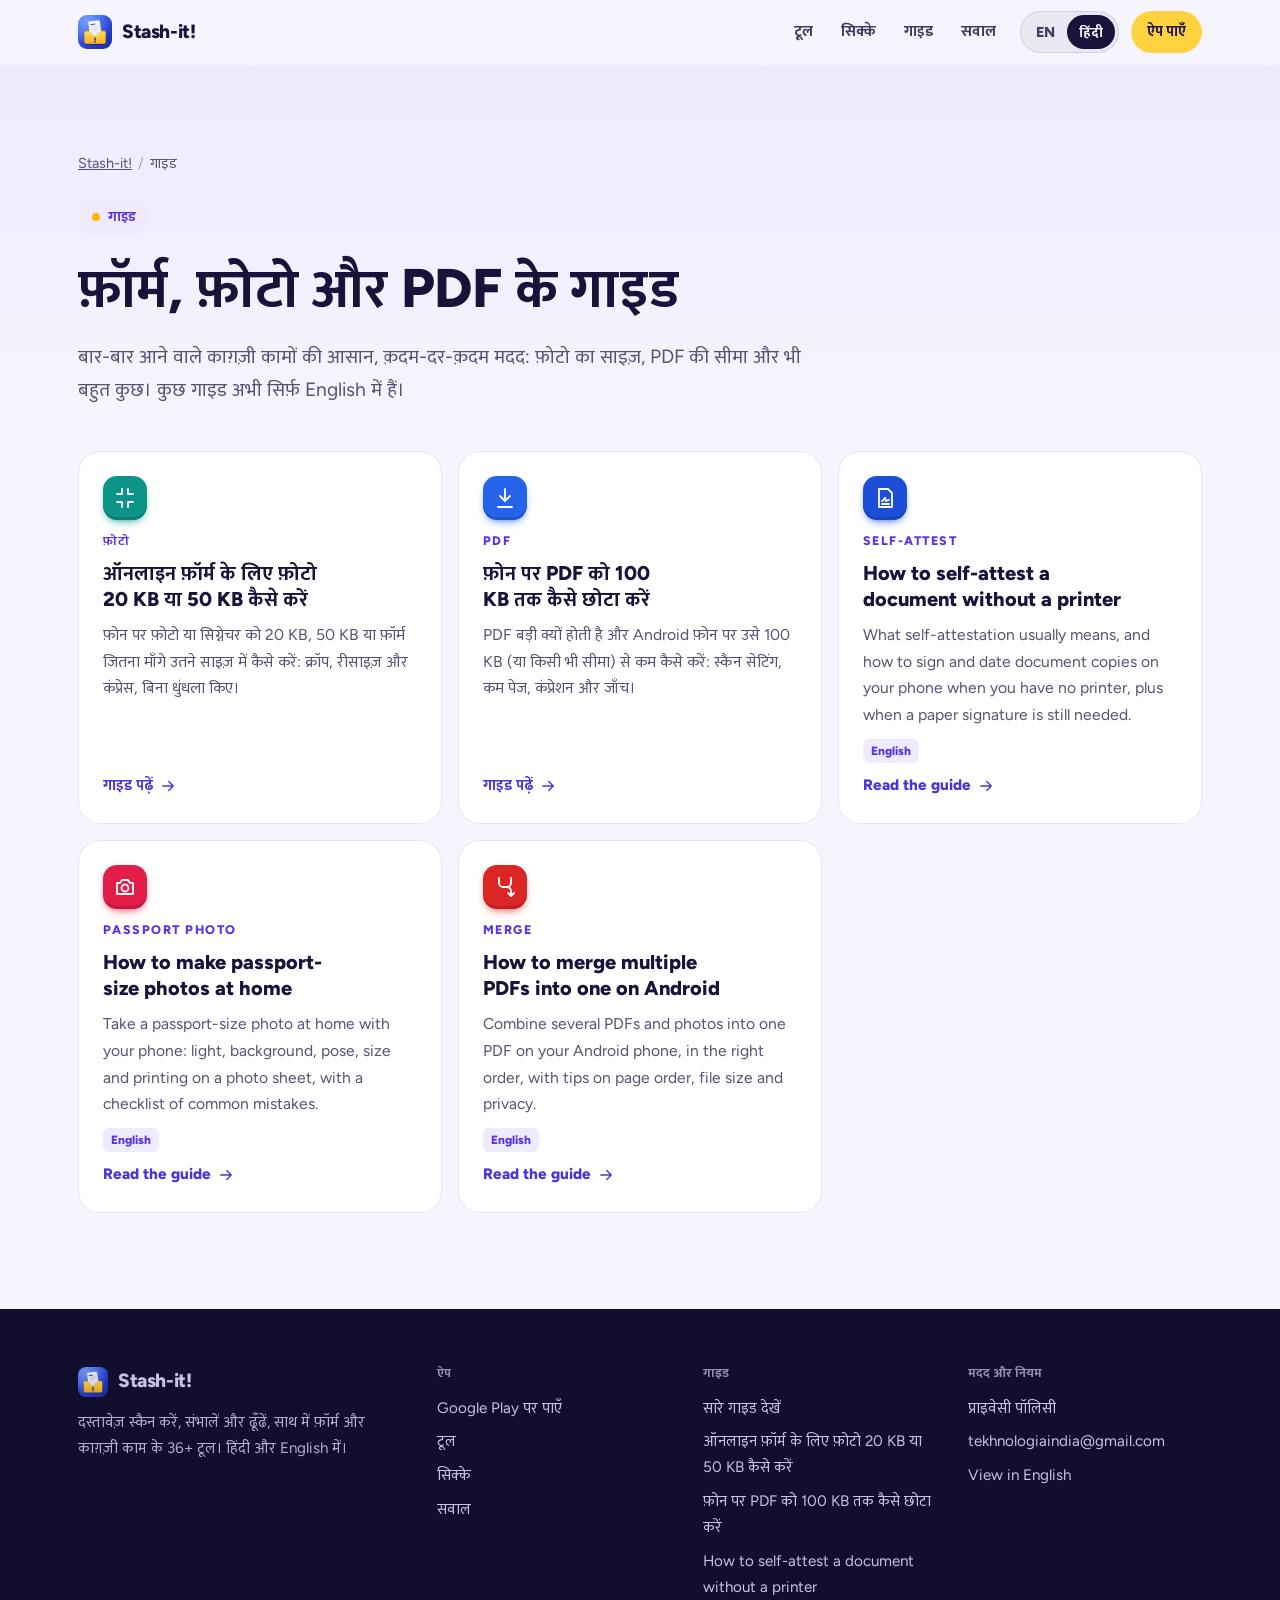
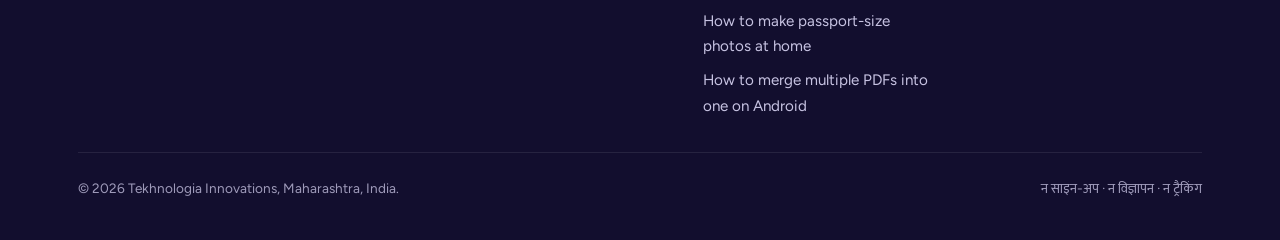
<file: hi/guides/index.html>
<!doctype html>
<html lang="hi" data-site="stashit">
<head>
<meta charset="utf-8">
<meta name="viewport" content="width=device-width,initial-scale=1,viewport-fit=cover">
<title>फ़ॉर्म मदद गाइड: फ़ोटो KB में, PDF छोटी करें | Stash-it!</title>
<meta name="description" content="मुफ़्त गाइड: फ़ोटो को 20 KB या 50 KB करें, फ़ोन पर PDF को 100 KB तक छोटा करें, और फ़ॉर्म से जुड़े दूसरे काम आसानी से करें।">
<link rel="canonical" href="https://stashit.stashify.in/hi/guides/"><link rel="alternate" hreflang="en" href="https://stashit.stashify.in/guides/"><link rel="alternate" hreflang="hi" href="https://stashit.stashify.in/hi/guides/"><link rel="alternate" hreflang="x-default" href="https://stashit.stashify.in/guides/">
<script>(function(){var p=null;try{p=localStorage.getItem('stashit-lang')}catch(e){}var L=document.documentElement.lang,n=(navigator.language||'').toLowerCase(),w=p||(n.indexOf('hi')===0?'hi':null);if(w&&w!==L){var a=document.querySelector('link[rel=alternate][hreflang="'+w+'"]');if(a){location.replace(new URL(a.href).pathname+location.search+location.hash)}}})();</script>
<meta name="theme-color" content="#F5F3FF" media="(prefers-color-scheme: light)">
<meta name="theme-color" content="#120E2E" media="(prefers-color-scheme: dark)">
<meta name="color-scheme" content="light dark">
<link rel="icon" href="/favicon.ico" sizes="48x48">
<link rel="icon" href="/favicon-32.png" type="image/png" sizes="32x32">
<link rel="apple-touch-icon" href="/apple-touch-icon.png">
<link rel="manifest" href="/site.webmanifest">
<link rel="preload" href="/fonts/figtree-800.woff2" as="font" type="font/woff2" crossorigin><link rel="preload" href="/fonts/figtree-400.woff2" as="font" type="font/woff2" crossorigin><link rel="preload" href="/fonts/mukta-700.woff2" as="font" type="font/woff2" crossorigin>
<link rel="stylesheet" href="/assets/style.css?v=365a05b5da">
<meta property="og:type" content="website">
<meta property="og:site_name" content="Stash-it!">
<meta property="og:title" content="फ़ॉर्म मदद गाइड: फ़ोटो KB में, PDF छोटी करें | Stash-it!">
<meta property="og:description" content="मुफ़्त गाइड: फ़ोटो को 20 KB या 50 KB करें, फ़ोन पर PDF को 100 KB तक छोटा करें, और फ़ॉर्म से जुड़े दूसरे काम आसानी से करें।">
<meta property="og:url" content="https://stashit.stashify.in/hi/guides/">
<meta property="og:image" content="https://stashit.stashify.in/og-image.png">
<meta property="og:image:width" content="1200"><meta property="og:image:height" content="630">
<meta property="og:image:alt" content="Stash-it! app on Android">
<meta property="og:locale" content="hi_IN"><meta property="og:locale:alternate" content="en_IN">
<meta name="twitter:card" content="summary_large_image">
<meta name="twitter:title" content="फ़ॉर्म मदद गाइड: फ़ोटो KB में, PDF छोटी करें | Stash-it!">
<meta name="twitter:description" content="मुफ़्त गाइड: फ़ोटो को 20 KB या 50 KB करें, फ़ोन पर PDF को 100 KB तक छोटा करें, और फ़ॉर्म से जुड़े दूसरे काम आसानी से करें।">
<meta name="twitter:image" content="https://stashit.stashify.in/og-image.png">
<script type="application/ld+json">{"@context":"https://schema.org","@type":"CollectionPage","name":"फ़ॉर्म, फ़ोटो और PDF के गाइड","url":"https://stashit.stashify.in/hi/guides/","inLanguage":"hi"}</script>
<script src="/assets/site.js?v=82bb6c1220" defer></script>
</head>
<body class="guide">
<a class="skip" href="#main">मुख्य सामग्री पर जाएँ</a>
<header class="top"><div class="wrap">
<a class="brand" href="/hi/" aria-label="Stash-it! home"><img src="/img/app-icon-96.webp" width="34" height="34" alt=""><span>Stash-it!</span></a>
<nav class="nav" aria-label="Main"><a href="/hi/#tools">टूल</a><a href="/hi/#coins">सिक्के</a><a href="/hi/guides/">गाइड</a><a href="/hi/#faq">सवाल</a></nav>
<div class="lang" role="group" aria-label="Language / भाषा"><a href="/guides/" lang="en" hreflang="en" data-setlang="en">EN</a><a href="/hi/guides/" lang="hi" hreflang="hi" data-setlang="hi" aria-current="true">हिंदी</a></div>
<a class="btn btn-sm" href="https://play.google.com/store/apps/details?id=com.tekhnologia.stashit&amp;referrer=utm_source%3Dwebsite%26utm_medium%3Dlanding%26utm_campaign%3Dorganic%26utm_content%3Dheader" data-play="https://play.google.com/store/apps/details?id=com.tekhnologia.stashit" data-cta="header" rel="noopener">ऐप पाएँ</a>
</div></header>
<main id="main">
<div class="ghero"><div class="wrap art-head">
 <ol class="crumbs"><li><a href="/hi/">Stash-it!</a></li><li aria-current="page">गाइड</li></ol>
 <span class="pill"><span class="dot"></span>गाइड</span>
 <h1>फ़ॉर्म, फ़ोटो और PDF के गाइड</h1><p class="lede">बार-बार आने वाले काग़ज़ी कामों की आसान, क़दम-दर-क़दम मदद: फ़ोटो का साइज़, PDF की सीमा और भी बहुत कुछ। कुछ गाइड अभी सिर्फ़ English में हैं।</p>
</div></div>
<div class="wrap" style="padding-bottom:96px"><div class="gcards three"><a class="gcard" href="/hi/guides/resize-photo-20kb-50kb-for-online-forms/" data-reveal><span class="ti" style="--c:#0D9488"><svg class="ic" width="24" height="24" viewBox="0 0 24 24" fill="none" stroke="currentColor" stroke-width="1.8" stroke-linecap="round" stroke-linejoin="round" aria-hidden="true"><path d="M9 3v5H4M15 3v5h5M9 21v-5H4M15 21v-5h5"/></svg></span><span class="k">फ़ोटो</span><h3>ऑनलाइन फ़ॉर्म के लिए फ़ोटो 20 KB या 50 KB कैसे करें</h3><p>फ़ोन पर फ़ोटो या सिग्नेचर को 20 KB, 50 KB या फ़ॉर्म जितना माँगे उतने साइज़ में कैसे करें: क्रॉप, रीसाइज़ और कंप्रेस, बिना धुंधला किए।</p><span class="go">गाइड पढ़ें <svg class="ic" width="24" height="24" viewBox="0 0 24 24" fill="none" stroke="currentColor" stroke-width="1.8" stroke-linecap="round" stroke-linejoin="round" aria-hidden="true"><path d="M5 12h14M13 6l6 6-6 6"/></svg></span></a><a class="gcard" href="/hi/guides/compress-pdf-to-100kb-on-phone/" data-reveal><span class="ti" style="--c:#2563EB"><svg class="ic" width="24" height="24" viewBox="0 0 24 24" fill="none" stroke="currentColor" stroke-width="1.8" stroke-linecap="round" stroke-linejoin="round" aria-hidden="true"><path d="M12 3v12"/><path d="m7 10 5 5 5-5"/><path d="M5 21h14"/></svg></span><span class="k">PDF</span><h3>फ़ोन पर PDF को 100 KB तक कैसे छोटा करें</h3><p>PDF बड़ी क्यों होती है और Android फ़ोन पर उसे 100 KB (या किसी भी सीमा) से कम कैसे करें: स्कैन सेटिंग, कम पेज, कंप्रेशन और जाँच।</p><span class="go">गाइड पढ़ें <svg class="ic" width="24" height="24" viewBox="0 0 24 24" fill="none" stroke="currentColor" stroke-width="1.8" stroke-linecap="round" stroke-linejoin="round" aria-hidden="true"><path d="M5 12h14M13 6l6 6-6 6"/></svg></span></a><a class="gcard" href="/guides/self-attest-document-without-printer/" data-reveal lang="en"><span class="ti" style="--c:#1D4ED8"><svg class="ic" width="24" height="24" viewBox="0 0 24 24" fill="none" stroke="currentColor" stroke-width="1.8" stroke-linecap="round" stroke-linejoin="round" aria-hidden="true"><path d="M6 3h9l4 4v14H6z"/><path d="M9 15c1.5 0 2-3 3-3s0 3 1 3 1.5-1 3-1"/><path d="M9 18h7"/></svg></span><span class="k">Self-attest</span><h3>How to self-attest a document without a printer</h3><p>What self-attestation usually means, and how to sign and date document copies on your phone when you have no printer, plus when a paper signature is still needed.</p><span class="langtag" lang="en">English</span><span class="go">Read the guide <svg class="ic" width="24" height="24" viewBox="0 0 24 24" fill="none" stroke="currentColor" stroke-width="1.8" stroke-linecap="round" stroke-linejoin="round" aria-hidden="true"><path d="M5 12h14M13 6l6 6-6 6"/></svg></span></a><a class="gcard" href="/guides/passport-size-photo-at-home/" data-reveal lang="en"><span class="ti" style="--c:#E11D48"><svg class="ic" width="24" height="24" viewBox="0 0 24 24" fill="none" stroke="currentColor" stroke-width="1.8" stroke-linecap="round" stroke-linejoin="round" aria-hidden="true"><path d="M4 8h3l2-3h6l2 3h3v11H4z"/><circle cx="12" cy="13" r="3.5"/></svg></span><span class="k">Passport photo</span><h3>How to make passport-size photos at home</h3><p>Take a passport-size photo at home with your phone: light, background, pose, size and printing on a photo sheet, with a checklist of common mistakes.</p><span class="langtag" lang="en">English</span><span class="go">Read the guide <svg class="ic" width="24" height="24" viewBox="0 0 24 24" fill="none" stroke="currentColor" stroke-width="1.8" stroke-linecap="round" stroke-linejoin="round" aria-hidden="true"><path d="M5 12h14M13 6l6 6-6 6"/></svg></span></a><a class="gcard" href="/guides/merge-pdfs-into-one-on-android/" data-reveal lang="en"><span class="ti" style="--c:#DC2626"><svg class="ic" width="24" height="24" viewBox="0 0 24 24" fill="none" stroke="currentColor" stroke-width="1.8" stroke-linecap="round" stroke-linejoin="round" aria-hidden="true"><path d="M6 3v5a4 4 0 0 0 4 4h4a4 4 0 0 1 4 4v5"/><path d="M18 3v5a4 4 0 0 1-4 4"/><path d="m15 18 3 3 3-3"/></svg></span><span class="k">Merge</span><h3>How to merge multiple PDFs into one on Android</h3><p>Combine several PDFs and photos into one PDF on your Android phone, in the right order, with tips on page order, file size and privacy.</p><span class="langtag" lang="en">English</span><span class="go">Read the guide <svg class="ic" width="24" height="24" viewBox="0 0 24 24" fill="none" stroke="currentColor" stroke-width="1.8" stroke-linecap="round" stroke-linejoin="round" aria-hidden="true"><path d="M5 12h14M13 6l6 6-6 6"/></svg></span></a></div></div>
</main>
<footer class="foot"><div class="wrap">
<div><a class="brand" href="/hi/"><img src="/img/app-icon-96.webp" width="30" height="30" alt="" loading="lazy">Stash-it!</a>
<p style="max-width:36ch;opacity:.8">दस्तावेज़ स्कैन करें, संभालें और ढूँढें, साथ में फ़ॉर्म और काग़ज़ी काम के 36+ टूल। हिंदी और English में।</p></div>
<div><h2>ऐप</h2><ul><li><a href="https://play.google.com/store/apps/details?id=com.tekhnologia.stashit&amp;referrer=utm_source%3Dwebsite%26utm_medium%3Dlanding%26utm_campaign%3Dorganic%26utm_content%3Dfooter" data-play="https://play.google.com/store/apps/details?id=com.tekhnologia.stashit" data-cta="footer" rel="noopener">Google Play पर पाएँ</a></li><li><a href="/hi/#tools">टूल</a></li><li><a href="/hi/#coins">सिक्के</a></li><li><a href="/hi/#faq">सवाल</a></li></ul></div>
<div><h2>गाइड</h2><ul><li><a href="/hi/guides/">सारे गाइड देखें</a></li><li><a href="/hi/guides/resize-photo-20kb-50kb-for-online-forms/">ऑनलाइन फ़ॉर्म के लिए फ़ोटो 20 KB या 50 KB कैसे करें</a></li><li><a href="/hi/guides/compress-pdf-to-100kb-on-phone/">फ़ोन पर PDF को 100 KB तक कैसे छोटा करें</a></li><li><a href="/guides/self-attest-document-without-printer/">How to self-attest a document without a printer</a></li><li><a href="/guides/passport-size-photo-at-home/">How to make passport-size photos at home</a></li><li><a href="/guides/merge-pdfs-into-one-on-android/">How to merge multiple PDFs into one on Android</a></li></ul></div>
<div><h2>मदद और नियम</h2><ul><li><a href="/privacy.html">प्राइवेसी पॉलिसी</a></li><li><a href="mailto:tekhnologiaindia@gmail.com">tekhnologiaindia@gmail.com</a></li><li><a href="/guides/" lang="en" data-setlang="en">View in English</a></li></ul></div>
<div class="fine"><span>© 2026 Tekhnologia Innovations, Maharashtra, India.</span><span>न साइन-अप · न विज्ञापन · न ट्रैकिंग</span></div>
</div></footer>
</body>
</html>
</file>
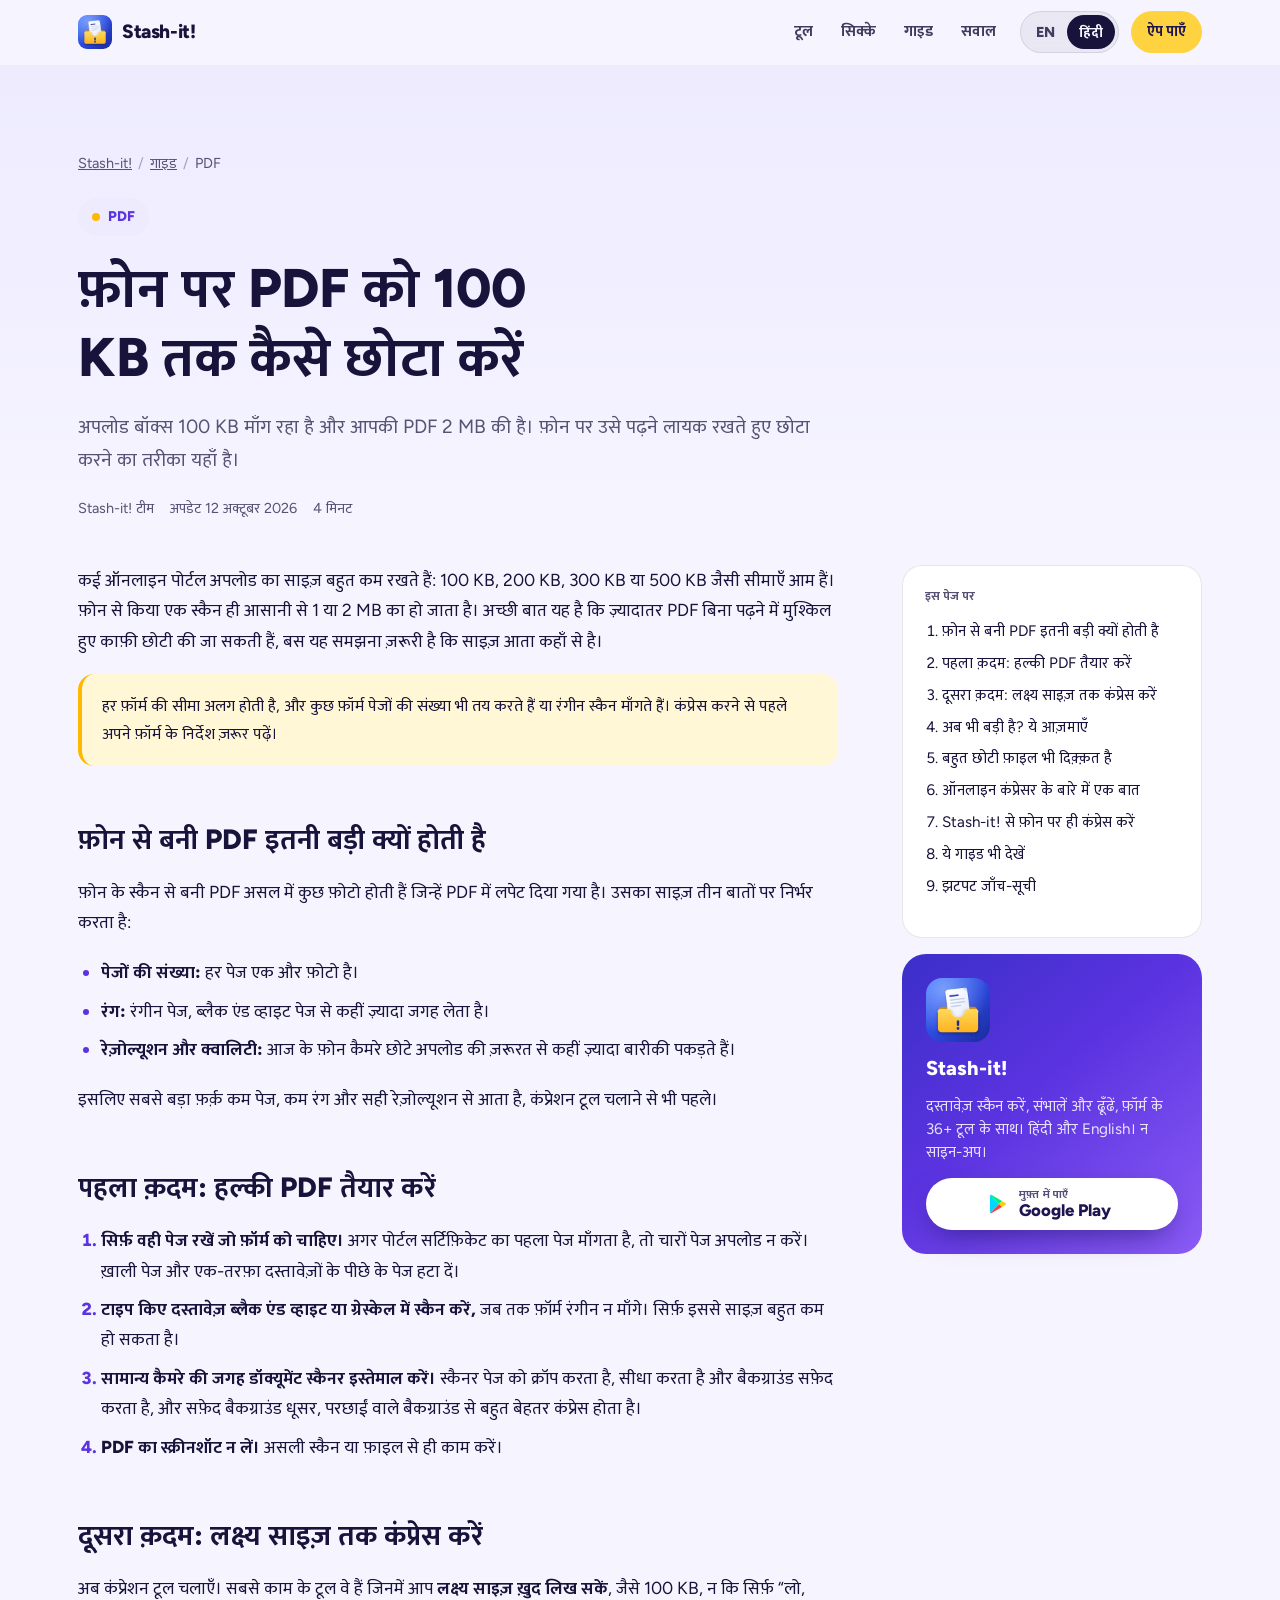
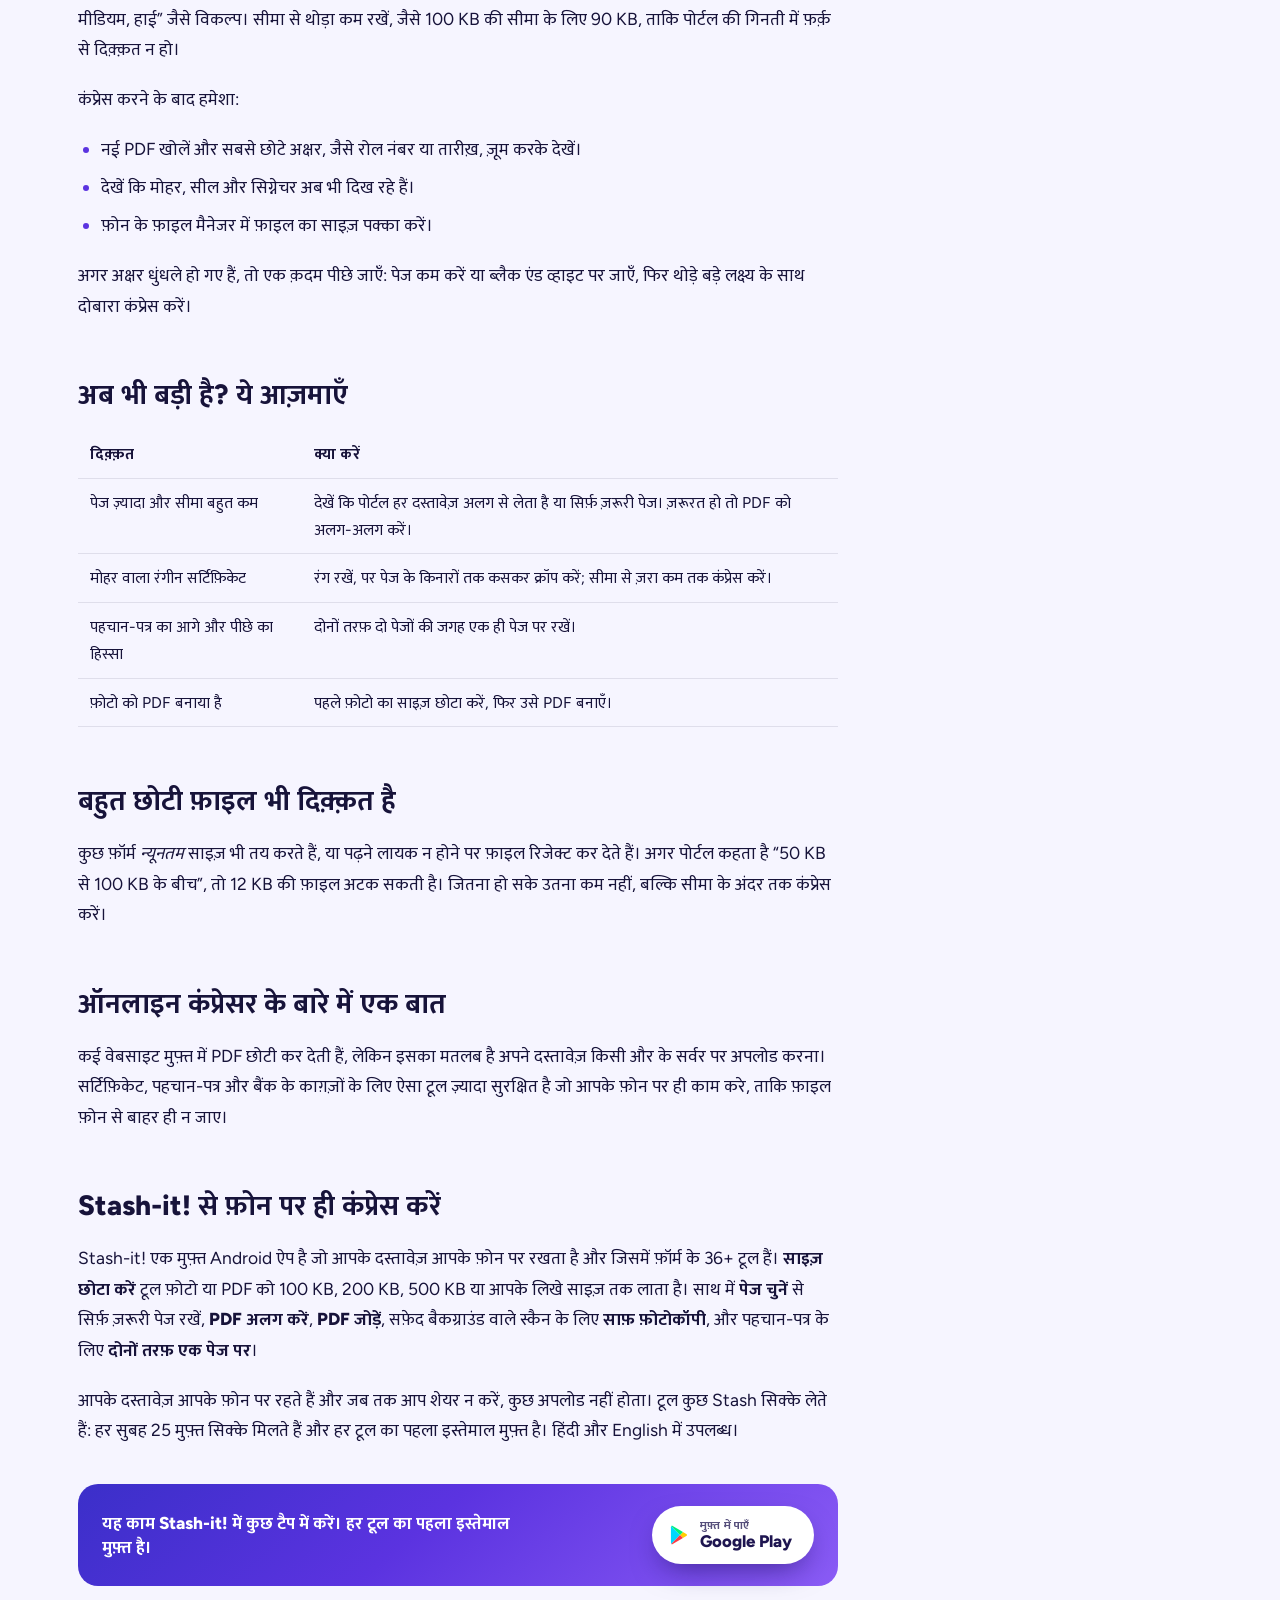
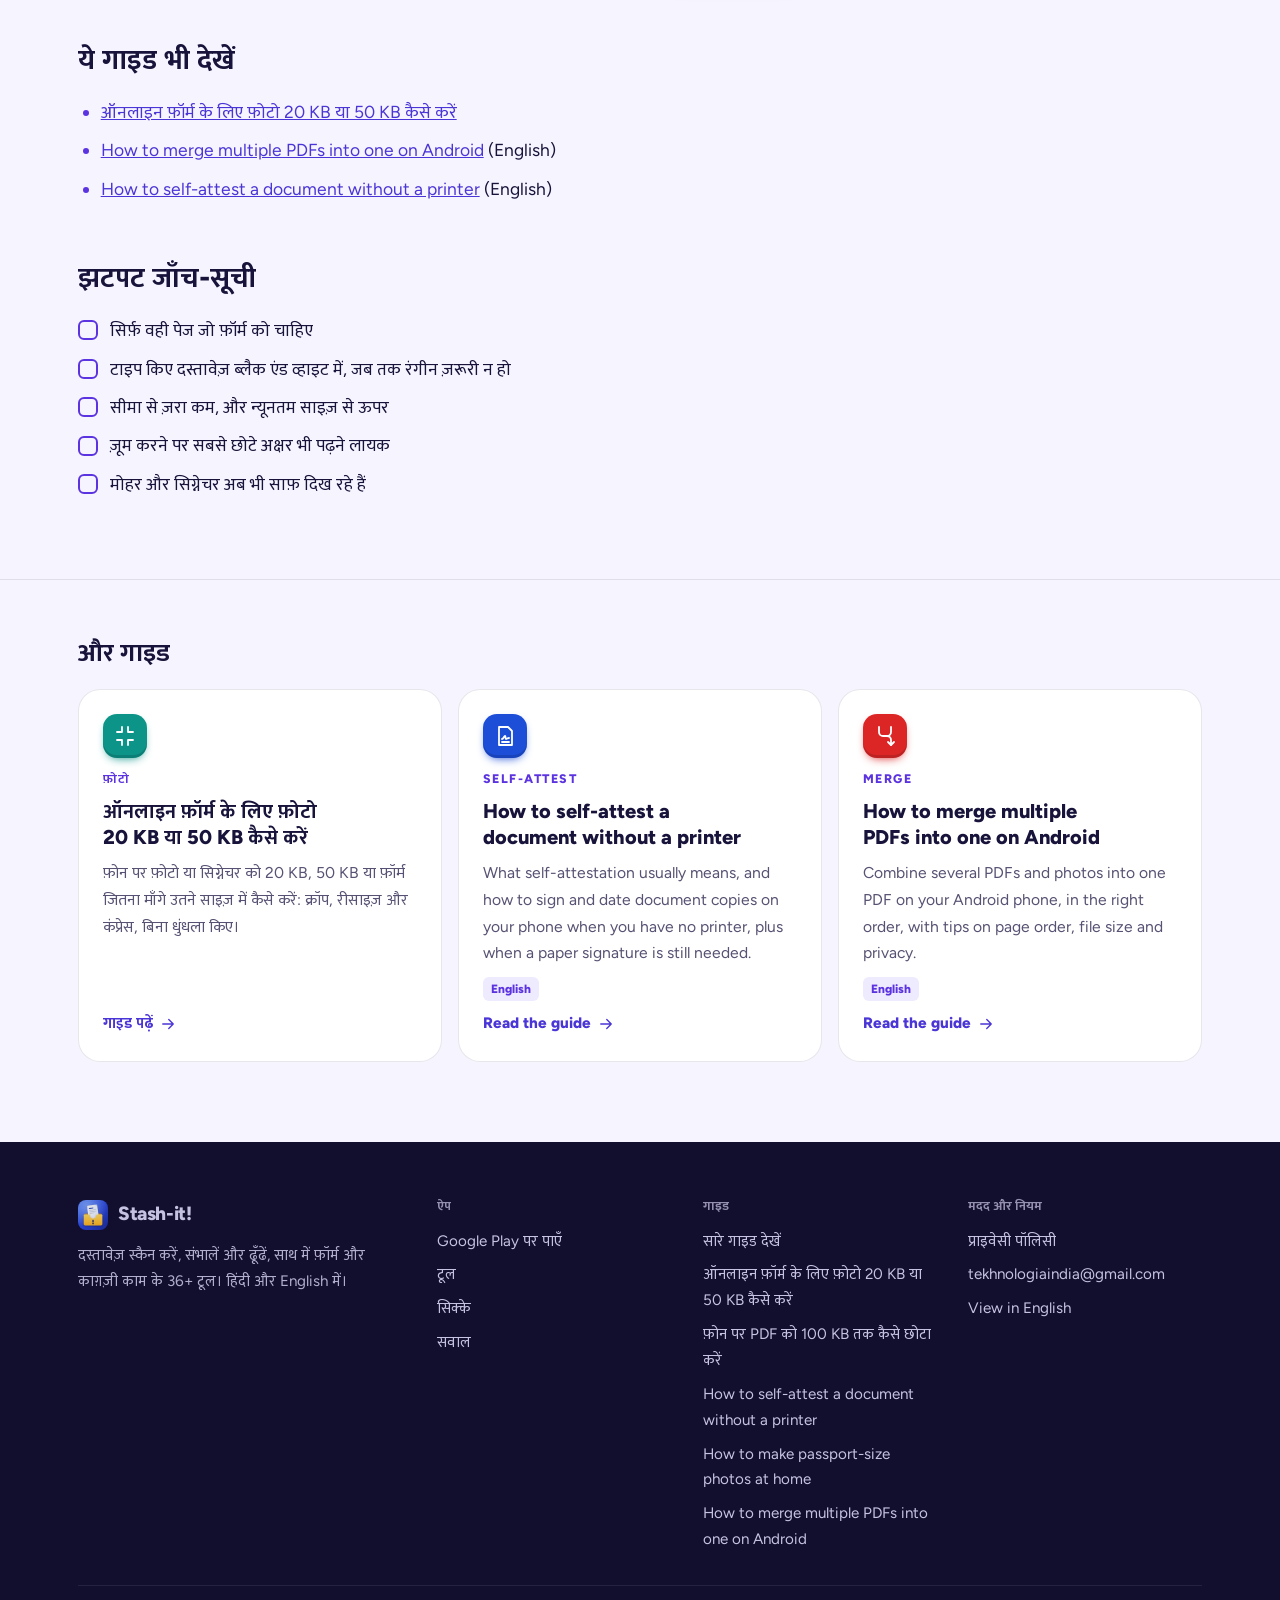
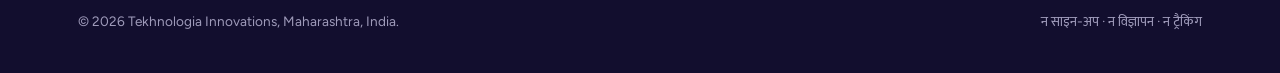
<file: hi/guides/compress-pdf-to-100kb-on-phone/index.html>
<!doctype html>
<html lang="hi" data-site="stashit">
<head>
<meta charset="utf-8">
<meta name="viewport" content="width=device-width,initial-scale=1,viewport-fit=cover">
<title>फ़ोन पर PDF को 100 KB तक कैसे छोटा करें | Stash-it!</title>
<meta name="description" content="PDF बड़ी क्यों होती है और Android फ़ोन पर उसे 100 KB (या किसी भी सीमा) से कम कैसे करें: स्कैन सेटिंग, कम पेज, कंप्रेशन और जाँच।">
<link rel="canonical" href="https://stashit.stashify.in/hi/guides/compress-pdf-to-100kb-on-phone/"><link rel="alternate" hreflang="en" href="https://stashit.stashify.in/guides/compress-pdf-to-100kb-on-phone/"><link rel="alternate" hreflang="hi" href="https://stashit.stashify.in/hi/guides/compress-pdf-to-100kb-on-phone/"><link rel="alternate" hreflang="x-default" href="https://stashit.stashify.in/guides/compress-pdf-to-100kb-on-phone/">
<script>(function(){var p=null;try{p=localStorage.getItem('stashit-lang')}catch(e){}var L=document.documentElement.lang,n=(navigator.language||'').toLowerCase(),w=p||(n.indexOf('hi')===0?'hi':null);if(w&&w!==L){var a=document.querySelector('link[rel=alternate][hreflang="'+w+'"]');if(a){location.replace(new URL(a.href).pathname+location.search+location.hash)}}})();</script>
<meta name="theme-color" content="#F5F3FF" media="(prefers-color-scheme: light)">
<meta name="theme-color" content="#120E2E" media="(prefers-color-scheme: dark)">
<meta name="color-scheme" content="light dark">
<link rel="icon" href="/favicon.ico" sizes="48x48">
<link rel="icon" href="/favicon-32.png" type="image/png" sizes="32x32">
<link rel="apple-touch-icon" href="/apple-touch-icon.png">
<link rel="manifest" href="/site.webmanifest">
<link rel="preload" href="/fonts/figtree-800.woff2" as="font" type="font/woff2" crossorigin><link rel="preload" href="/fonts/figtree-400.woff2" as="font" type="font/woff2" crossorigin><link rel="preload" href="/fonts/mukta-700.woff2" as="font" type="font/woff2" crossorigin>
<link rel="stylesheet" href="/assets/style.css?v=365a05b5da">
<meta property="og:type" content="article">
<meta property="og:site_name" content="Stash-it!">
<meta property="og:title" content="फ़ोन पर PDF को 100 KB तक कैसे छोटा करें">
<meta property="og:description" content="PDF बड़ी क्यों होती है और Android फ़ोन पर उसे 100 KB (या किसी भी सीमा) से कम कैसे करें: स्कैन सेटिंग, कम पेज, कंप्रेशन और जाँच।">
<meta property="og:url" content="https://stashit.stashify.in/hi/guides/compress-pdf-to-100kb-on-phone/">
<meta property="og:image" content="https://stashit.stashify.in/og-image.png">
<meta property="og:image:width" content="1200"><meta property="og:image:height" content="630">
<meta property="og:image:alt" content="Stash-it! app on Android">
<meta property="og:locale" content="hi_IN"><meta property="og:locale:alternate" content="en_IN">
<meta name="twitter:card" content="summary_large_image">
<meta name="twitter:title" content="फ़ोन पर PDF को 100 KB तक कैसे छोटा करें">
<meta name="twitter:description" content="PDF बड़ी क्यों होती है और Android फ़ोन पर उसे 100 KB (या किसी भी सीमा) से कम कैसे करें: स्कैन सेटिंग, कम पेज, कंप्रेशन और जाँच।">
<meta name="twitter:image" content="https://stashit.stashify.in/og-image.png">
<script type="application/ld+json">{"@context":"https://schema.org","@type":"Article","headline":"फ़ोन पर PDF को 100 KB तक कैसे छोटा करें","description":"PDF बड़ी क्यों होती है और Android फ़ोन पर उसे 100 KB (या किसी भी सीमा) से कम कैसे करें: स्कैन सेटिंग, कम पेज, कंप्रेशन और जाँच।","image":"https://stashit.stashify.in/og-image.png","datePublished":"2026-10-12","dateModified":"2026-10-12","inLanguage":"hi","mainEntityOfPage":"https://stashit.stashify.in/hi/guides/compress-pdf-to-100kb-on-phone/","wordCount":872,"author":{"@type":"Organization","name":"Tekhnologia Innovations"},"publisher":{"@type":"Organization","name":"Tekhnologia Innovations","logo":{"@type":"ImageObject","url":"https://stashit.stashify.in/icon-512.png"}}}</script><script type="application/ld+json">{"@context":"https://schema.org","@type":"BreadcrumbList","itemListElement":[{"@type":"ListItem","position":1,"name":"Stash-it!","item":"https://stashit.stashify.in/hi/"},{"@type":"ListItem","position":2,"name":"गाइड","item":"https://stashit.stashify.in/hi/guides/"},{"@type":"ListItem","position":3,"name":"फ़ोन पर PDF को 100 KB तक कैसे छोटा करें","item":"https://stashit.stashify.in/hi/guides/compress-pdf-to-100kb-on-phone/"}]}</script>
<script src="/assets/site.js?v=82bb6c1220" defer></script>
</head>
<body class="guide">
<a class="skip" href="#main">मुख्य सामग्री पर जाएँ</a>
<header class="top"><div class="wrap">
<a class="brand" href="/hi/" aria-label="Stash-it! home"><img src="/img/app-icon-96.webp" width="34" height="34" alt=""><span>Stash-it!</span></a>
<nav class="nav" aria-label="Main"><a href="/hi/#tools">टूल</a><a href="/hi/#coins">सिक्के</a><a href="/hi/guides/">गाइड</a><a href="/hi/#faq">सवाल</a></nav>
<div class="lang" role="group" aria-label="Language / भाषा"><a href="/guides/compress-pdf-to-100kb-on-phone/" lang="en" hreflang="en" data-setlang="en">EN</a><a href="/hi/guides/compress-pdf-to-100kb-on-phone/" lang="hi" hreflang="hi" data-setlang="hi" aria-current="true">हिंदी</a></div>
<a class="btn btn-sm" href="https://play.google.com/store/apps/details?id=com.tekhnologia.stashit&amp;referrer=utm_source%3Dwebsite%26utm_medium%3Dlanding%26utm_campaign%3Dorganic%26utm_content%3Dheader" data-play="https://play.google.com/store/apps/details?id=com.tekhnologia.stashit" data-cta="header" rel="noopener">ऐप पाएँ</a>
</div></header>
<main id="main">
<div class="ghero"><div class="wrap art-head">
 <ol class="crumbs"><li><a href="/hi/">Stash-it!</a></li><li><a href="/hi/guides/">गाइड</a></li><li aria-current="page">PDF</li></ol>
 <span class="pill"><span class="dot"></span>PDF</span>
 <h1>फ़ोन पर PDF को 100 KB तक कैसे छोटा करें</h1>
 <p class="lede">अपलोड बॉक्स 100 KB माँग रहा है और आपकी PDF 2 MB की है। फ़ोन पर उसे पढ़ने लायक रखते हुए छोटा करने का तरीका यहाँ है।</p>
 <p class="meta"><span>Stash-it! टीम</span><span>अपडेट <time datetime="2026-10-12">12 अक्टूबर 2026</time></span><span>4 मिनट</span></p>
</div></div>
<div class="wrap art">
 <article class="prose"><p>कई ऑनलाइन पोर्टल अपलोड का साइज़ बहुत कम रखते हैं: 100 KB, 200 KB, 300 KB या 500 KB जैसी सीमाएँ आम हैं। फ़ोन से किया एक स्कैन ही आसानी से 1 या 2 MB का हो जाता है। अच्छी बात यह है कि ज़्यादातर PDF बिना पढ़ने में मुश्किल हुए काफ़ी छोटी की जा सकती हैं, बस यह समझना ज़रूरी है कि साइज़ आता कहाँ से है।</p>
<div class="note">हर फ़ॉर्म की सीमा अलग होती है, और कुछ फ़ॉर्म पेजों की संख्या भी तय करते हैं या रंगीन स्कैन माँगते हैं। कंप्रेस करने से पहले अपने फ़ॉर्म के निर्देश ज़रूर पढ़ें।</div>

<h2 id="why">फ़ोन से बनी PDF इतनी बड़ी क्यों होती है</h2>
<p>फ़ोन के स्कैन से बनी PDF असल में कुछ फ़ोटो होती हैं जिन्हें PDF में लपेट दिया गया है। उसका साइज़ तीन बातों पर निर्भर करता है:</p>
<ul>
<li><strong>पेजों की संख्या:</strong> हर पेज एक और फ़ोटो है।</li>
<li><strong>रंग:</strong> रंगीन पेज, ब्लैक एंड व्हाइट पेज से कहीं ज़्यादा जगह लेता है।</li>
<li><strong>रेज़ोल्यूशन और क्वालिटी:</strong> आज के फ़ोन कैमरे छोटे अपलोड की ज़रूरत से कहीं ज़्यादा बारीकी पकड़ते हैं।</li>
</ul>
<p>इसलिए सबसे बड़ा फ़र्क़ कम पेज, कम रंग और सही रेज़ोल्यूशन से आता है, कंप्रेशन टूल चलाने से भी पहले।</p>

<h2 id="prepare">पहला क़दम: हल्की PDF तैयार करें</h2>
<ol>
<li><strong>सिर्फ़ वही पेज रखें जो फ़ॉर्म को चाहिए।</strong> अगर पोर्टल सर्टिफ़िकेट का पहला पेज माँगता है, तो चारों पेज अपलोड न करें। ख़ाली पेज और एक-तरफ़ा दस्तावेज़ों के पीछे के पेज हटा दें।</li>
<li><strong>टाइप किए दस्तावेज़ ब्लैक एंड व्हाइट या ग्रेस्केल में स्कैन करें,</strong> जब तक फ़ॉर्म रंगीन न माँगे। सिर्फ़ इससे साइज़ बहुत कम हो सकता है।</li>
<li><strong>सामान्य कैमरे की जगह डॉक्यूमेंट स्कैनर इस्तेमाल करें।</strong> स्कैनर पेज को क्रॉप करता है, सीधा करता है और बैकग्राउंड सफ़ेद करता है, और सफ़ेद बैकग्राउंड धूसर, परछाईं वाले बैकग्राउंड से बहुत बेहतर कंप्रेस होता है।</li>
<li><strong>PDF का स्क्रीनशॉट न लें।</strong> असली स्कैन या फ़ाइल से ही काम करें।</li>
</ol>

<h2 id="compress">दूसरा क़दम: लक्ष्य साइज़ तक कंप्रेस करें</h2>
<p>अब कंप्रेशन टूल चलाएँ। सबसे काम के टूल वे हैं जिनमें आप <strong>लक्ष्य साइज़ ख़ुद लिख सकें</strong>, जैसे 100 KB, न कि सिर्फ़ “लो, मीडियम, हाई” जैसे विकल्प। सीमा से थोड़ा कम रखें, जैसे 100 KB की सीमा के लिए 90 KB, ताकि पोर्टल की गिनती में फ़र्क़ से दिक़्क़त न हो।</p>
<p>कंप्रेस करने के बाद हमेशा:</p>
<ul>
<li>नई PDF खोलें और सबसे छोटे अक्षर, जैसे रोल नंबर या तारीख़, ज़ूम करके देखें।</li>
<li>देखें कि मोहर, सील और सिग्नेचर अब भी दिख रहे हैं।</li>
<li>फ़ोन के फ़ाइल मैनेजर में फ़ाइल का साइज़ पक्का करें।</li>
</ul>
<p>अगर अक्षर धुंधले हो गए हैं, तो एक क़दम पीछे जाएँ: पेज कम करें या ब्लैक एंड व्हाइट पर जाएँ, फिर थोड़े बड़े लक्ष्य के साथ दोबारा कंप्रेस करें।</p>

<h2 id="toobig">अब भी बड़ी है? ये आज़माएँ</h2>
<table>
<thead><tr><th>दिक़्क़त</th><th>क्या करें</th></tr></thead>
<tbody>
<tr><td>पेज ज़्यादा और सीमा बहुत कम</td><td>देखें कि पोर्टल हर दस्तावेज़ अलग से लेता है या सिर्फ़ ज़रूरी पेज। ज़रूरत हो तो PDF को अलग-अलग करें।</td></tr>
<tr><td>मोहर वाला रंगीन सर्टिफ़िकेट</td><td>रंग रखें, पर पेज के किनारों तक कसकर क्रॉप करें; सीमा से ज़रा कम तक कंप्रेस करें।</td></tr>
<tr><td>पहचान-पत्र का आगे और पीछे का हिस्सा</td><td>दोनों तरफ़ दो पेजों की जगह एक ही पेज पर रखें।</td></tr>
<tr><td>फ़ोटो को PDF बनाया है</td><td>पहले फ़ोटो का साइज़ छोटा करें, फिर उसे PDF बनाएँ।</td></tr>
</tbody></table>

<h2 id="small">बहुत छोटी फ़ाइल भी दिक़्क़त है</h2>
<p>कुछ फ़ॉर्म <em>न्यूनतम</em> साइज़ भी तय करते हैं, या पढ़ने लायक न होने पर फ़ाइल रिजेक्ट कर देते हैं। अगर पोर्टल कहता है “50 KB से 100 KB के बीच”, तो 12 KB की फ़ाइल अटक सकती है। जितना हो सके उतना कम नहीं, बल्कि सीमा के अंदर तक कंप्रेस करें।</p>

<h2 id="privacy">ऑनलाइन कंप्रेसर के बारे में एक बात</h2>
<p>कई वेबसाइट मुफ़्त में PDF छोटी कर देती हैं, लेकिन इसका मतलब है अपने दस्तावेज़ किसी और के सर्वर पर अपलोड करना। सर्टिफ़िकेट, पहचान-पत्र और बैंक के काग़ज़ों के लिए ऐसा टूल ज़्यादा सुरक्षित है जो आपके फ़ोन पर ही काम करे, ताकि फ़ाइल फ़ोन से बाहर ही न जाए।</p>

<h2 id="app">Stash-it! से फ़ोन पर ही कंप्रेस करें</h2>
<p>Stash-it! एक मुफ़्त Android ऐप है जो आपके दस्तावेज़ आपके फ़ोन पर रखता है और जिसमें फ़ॉर्म के 36+ टूल हैं। <strong>साइज़ छोटा करें</strong> टूल फ़ोटो या PDF को 100 KB, 200 KB, 500 KB या आपके लिखे साइज़ तक लाता है। साथ में <strong>पेज चुनें</strong> से सिर्फ़ ज़रूरी पेज रखें, <strong>PDF अलग करें</strong>, <strong>PDF जोड़ें</strong>, सफ़ेद बैकग्राउंड वाले स्कैन के लिए <strong>साफ़ फ़ोटोकॉपी</strong>, और पहचान-पत्र के लिए <strong>दोनों तरफ़ एक पेज पर</strong>।</p>
<p>आपके दस्तावेज़ आपके फ़ोन पर रहते हैं और जब तक आप शेयर न करें, कुछ अपलोड नहीं होता। टूल कुछ Stash सिक्के लेते हैं: हर सुबह 25 मुफ़्त सिक्के मिलते हैं और हर टूल का पहला इस्तेमाल मुफ़्त है। हिंदी और English में उपलब्ध।</p>
<div class="inline-cta"><p>यह काम Stash-it! में कुछ टैप में करें। हर टूल का पहला इस्तेमाल मुफ़्त है।</p><a class="btn btn-play" href="https://play.google.com/store/apps/details?id=com.tekhnologia.stashit&amp;referrer=utm_source%3Dwebsite%26utm_medium%3Dlanding%26utm_campaign%3Dorganic%26utm_content%3Dguide-2" data-play="https://play.google.com/store/apps/details?id=com.tekhnologia.stashit" data-cta="guide-2" rel="noopener"><svg class="gp" width="22" height="22" viewBox="0 0 24 24" aria-hidden="true"><path fill="#00D7FE" d="M3.6 2.3c-.3.3-.4.7-.4 1.2v17c0 .5.1.9.4 1.2l9.5-9.7z"/><path fill="#FFCE00" d="m16.3 15.2-3.2-3.2 3.2-3.2 3.7 2.1c1 .6 1 1.6 0 2.2z"/><path fill="#FF3A44" d="M16.3 15.2 13.1 12l-9.5 9.7c.4.4.9.4 1.6.1z"/><path fill="#00F076" d="M16.3 8.8 5.2 2.2c-.7-.4-1.2-.3-1.6.1l9.5 9.7z"/></svg><span class="t"><small>मुफ़्त में पाएँ</small><b>Google Play</b></span></a></div>

<h2 id="related">ये गाइड भी देखें</h2>
<ul>
<li><a href="/hi/guides/resize-photo-20kb-50kb-for-online-forms/">ऑनलाइन फ़ॉर्म के लिए फ़ोटो 20 KB या 50 KB कैसे करें</a></li>
<li><a href="/guides/merge-pdfs-into-one-on-android/" lang="en">How to merge multiple PDFs into one on Android</a> (English)</li>
<li><a href="/guides/self-attest-document-without-printer/" lang="en">How to self-attest a document without a printer</a> (English)</li>
</ul>

<h2 id="checklist">झटपट जाँच-सूची</h2>
<ul class="check">
<li>सिर्फ़ वही पेज जो फ़ॉर्म को चाहिए</li>
<li>टाइप किए दस्तावेज़ ब्लैक एंड व्हाइट में, जब तक रंगीन ज़रूरी न हो</li>
<li>सीमा से ज़रा कम, और न्यूनतम साइज़ से ऊपर</li>
<li>ज़ूम करने पर सबसे छोटे अक्षर भी पढ़ने लायक</li>
<li>मोहर और सिग्नेचर अब भी साफ़ दिख रहे हैं</li>
</ul>
</article>
 <aside class="aside"><nav class="toc" aria-label="इस पेज पर"><h2>इस पेज पर</h2><ol><li><a href="#why">फ़ोन से बनी PDF इतनी बड़ी क्यों होती है</a></li><li><a href="#prepare">पहला क़दम: हल्की PDF तैयार करें</a></li><li><a href="#compress">दूसरा क़दम: लक्ष्य साइज़ तक कंप्रेस करें</a></li><li><a href="#toobig">अब भी बड़ी है? ये आज़माएँ</a></li><li><a href="#small">बहुत छोटी फ़ाइल भी दिक़्क़त है</a></li><li><a href="#privacy">ऑनलाइन कंप्रेसर के बारे में एक बात</a></li><li><a href="#app">Stash-it! से फ़ोन पर ही कंप्रेस करें</a></li><li><a href="#related">ये गाइड भी देखें</a></li><li><a href="#checklist">झटपट जाँच-सूची</a></li></ol></nav><div class="app-card"><img src="/img/app-icon-192.webp" width="64" height="64" alt="" loading="lazy">
<h2>Stash-it!</h2><p>दस्तावेज़ स्कैन करें, संभालें और ढूँढें, फ़ॉर्म के 36+ टूल के साथ। हिंदी और English। न साइन-अप।</p><a class="btn btn-play" href="https://play.google.com/store/apps/details?id=com.tekhnologia.stashit&amp;referrer=utm_source%3Dwebsite%26utm_medium%3Dlanding%26utm_campaign%3Dorganic%26utm_content%3Dguide-aside" data-play="https://play.google.com/store/apps/details?id=com.tekhnologia.stashit" data-cta="guide-aside" rel="noopener"><svg class="gp" width="22" height="22" viewBox="0 0 24 24" aria-hidden="true"><path fill="#00D7FE" d="M3.6 2.3c-.3.3-.4.7-.4 1.2v17c0 .5.1.9.4 1.2l9.5-9.7z"/><path fill="#FFCE00" d="m16.3 15.2-3.2-3.2 3.2-3.2 3.7 2.1c1 .6 1 1.6 0 2.2z"/><path fill="#FF3A44" d="M16.3 15.2 13.1 12l-9.5 9.7c.4.4.9.4 1.6.1z"/><path fill="#00F076" d="M16.3 8.8 5.2 2.2c-.7-.4-1.2-.3-1.6.1l9.5 9.7z"/></svg><span class="t"><small>मुफ़्त में पाएँ</small><b>Google Play</b></span></a></div></aside>
</div>
<section class="related"><div class="wrap"><h2>और गाइड</h2><div class="gcards three"><a class="gcard" href="/hi/guides/resize-photo-20kb-50kb-for-online-forms/" data-reveal><span class="ti" style="--c:#0D9488"><svg class="ic" width="24" height="24" viewBox="0 0 24 24" fill="none" stroke="currentColor" stroke-width="1.8" stroke-linecap="round" stroke-linejoin="round" aria-hidden="true"><path d="M9 3v5H4M15 3v5h5M9 21v-5H4M15 21v-5h5"/></svg></span><span class="k">फ़ोटो</span><h3>ऑनलाइन फ़ॉर्म के लिए फ़ोटो 20 KB या 50 KB कैसे करें</h3><p>फ़ोन पर फ़ोटो या सिग्नेचर को 20 KB, 50 KB या फ़ॉर्म जितना माँगे उतने साइज़ में कैसे करें: क्रॉप, रीसाइज़ और कंप्रेस, बिना धुंधला किए।</p><span class="go">गाइड पढ़ें <svg class="ic" width="24" height="24" viewBox="0 0 24 24" fill="none" stroke="currentColor" stroke-width="1.8" stroke-linecap="round" stroke-linejoin="round" aria-hidden="true"><path d="M5 12h14M13 6l6 6-6 6"/></svg></span></a><a class="gcard" href="/guides/self-attest-document-without-printer/" data-reveal lang="en"><span class="ti" style="--c:#1D4ED8"><svg class="ic" width="24" height="24" viewBox="0 0 24 24" fill="none" stroke="currentColor" stroke-width="1.8" stroke-linecap="round" stroke-linejoin="round" aria-hidden="true"><path d="M6 3h9l4 4v14H6z"/><path d="M9 15c1.5 0 2-3 3-3s0 3 1 3 1.5-1 3-1"/><path d="M9 18h7"/></svg></span><span class="k">Self-attest</span><h3>How to self-attest a document without a printer</h3><p>What self-attestation usually means, and how to sign and date document copies on your phone when you have no printer, plus when a paper signature is still needed.</p><span class="langtag" lang="en">English</span><span class="go">Read the guide <svg class="ic" width="24" height="24" viewBox="0 0 24 24" fill="none" stroke="currentColor" stroke-width="1.8" stroke-linecap="round" stroke-linejoin="round" aria-hidden="true"><path d="M5 12h14M13 6l6 6-6 6"/></svg></span></a><a class="gcard" href="/guides/merge-pdfs-into-one-on-android/" data-reveal lang="en"><span class="ti" style="--c:#DC2626"><svg class="ic" width="24" height="24" viewBox="0 0 24 24" fill="none" stroke="currentColor" stroke-width="1.8" stroke-linecap="round" stroke-linejoin="round" aria-hidden="true"><path d="M6 3v5a4 4 0 0 0 4 4h4a4 4 0 0 1 4 4v5"/><path d="M18 3v5a4 4 0 0 1-4 4"/><path d="m15 18 3 3 3-3"/></svg></span><span class="k">Merge</span><h3>How to merge multiple PDFs into one on Android</h3><p>Combine several PDFs and photos into one PDF on your Android phone, in the right order, with tips on page order, file size and privacy.</p><span class="langtag" lang="en">English</span><span class="go">Read the guide <svg class="ic" width="24" height="24" viewBox="0 0 24 24" fill="none" stroke="currentColor" stroke-width="1.8" stroke-linecap="round" stroke-linejoin="round" aria-hidden="true"><path d="M5 12h14M13 6l6 6-6 6"/></svg></span></a></div></div></section>
</main>
<footer class="foot"><div class="wrap">
<div><a class="brand" href="/hi/"><img src="/img/app-icon-96.webp" width="30" height="30" alt="" loading="lazy">Stash-it!</a>
<p style="max-width:36ch;opacity:.8">दस्तावेज़ स्कैन करें, संभालें और ढूँढें, साथ में फ़ॉर्म और काग़ज़ी काम के 36+ टूल। हिंदी और English में।</p></div>
<div><h2>ऐप</h2><ul><li><a href="https://play.google.com/store/apps/details?id=com.tekhnologia.stashit&amp;referrer=utm_source%3Dwebsite%26utm_medium%3Dlanding%26utm_campaign%3Dorganic%26utm_content%3Dfooter" data-play="https://play.google.com/store/apps/details?id=com.tekhnologia.stashit" data-cta="footer" rel="noopener">Google Play पर पाएँ</a></li><li><a href="/hi/#tools">टूल</a></li><li><a href="/hi/#coins">सिक्के</a></li><li><a href="/hi/#faq">सवाल</a></li></ul></div>
<div><h2>गाइड</h2><ul><li><a href="/hi/guides/">सारे गाइड देखें</a></li><li><a href="/hi/guides/resize-photo-20kb-50kb-for-online-forms/">ऑनलाइन फ़ॉर्म के लिए फ़ोटो 20 KB या 50 KB कैसे करें</a></li><li><a href="/hi/guides/compress-pdf-to-100kb-on-phone/">फ़ोन पर PDF को 100 KB तक कैसे छोटा करें</a></li><li><a href="/guides/self-attest-document-without-printer/">How to self-attest a document without a printer</a></li><li><a href="/guides/passport-size-photo-at-home/">How to make passport-size photos at home</a></li><li><a href="/guides/merge-pdfs-into-one-on-android/">How to merge multiple PDFs into one on Android</a></li></ul></div>
<div><h2>मदद और नियम</h2><ul><li><a href="/privacy.html">प्राइवेसी पॉलिसी</a></li><li><a href="mailto:tekhnologiaindia@gmail.com">tekhnologiaindia@gmail.com</a></li><li><a href="/guides/compress-pdf-to-100kb-on-phone/" lang="en" data-setlang="en">View in English</a></li></ul></div>
<div class="fine"><span>© 2026 Tekhnologia Innovations, Maharashtra, India.</span><span>न साइन-अप · न विज्ञापन · न ट्रैकिंग</span></div>
</div></footer>
</body>
</html>
</file>
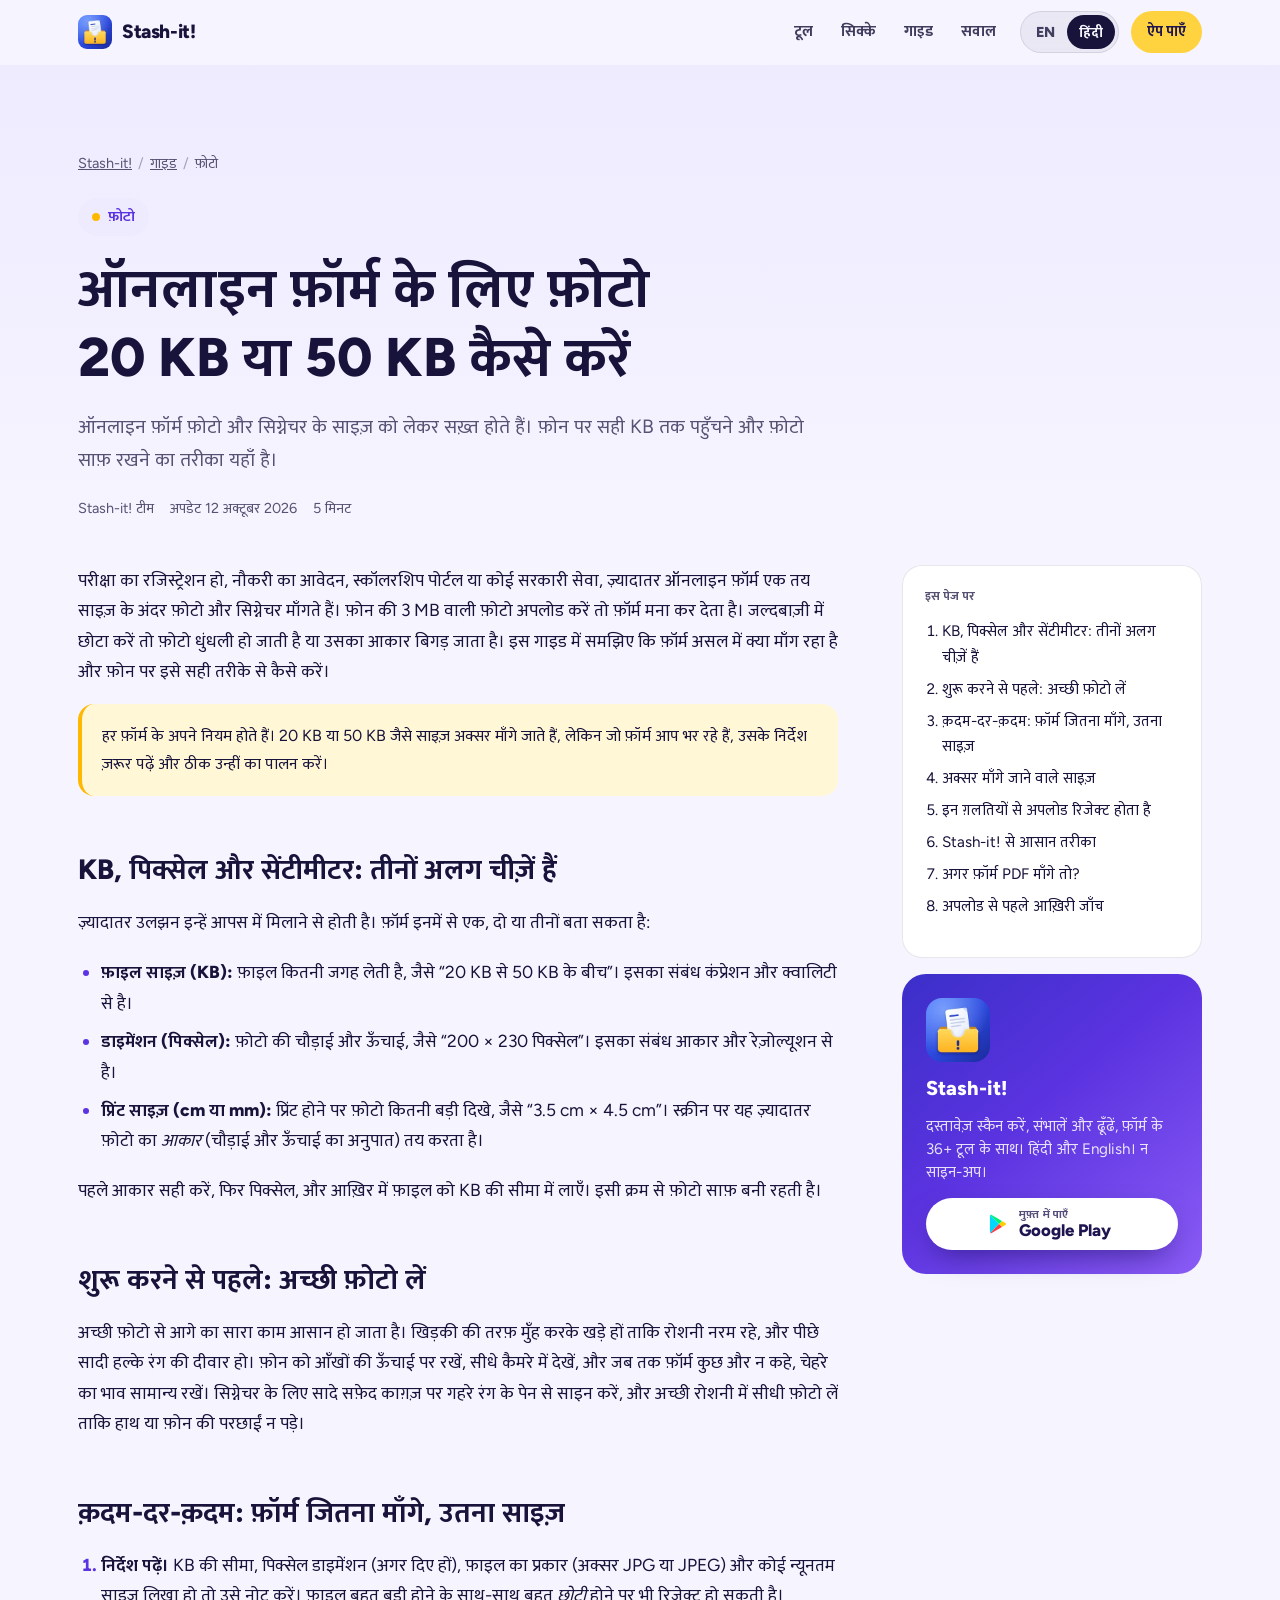
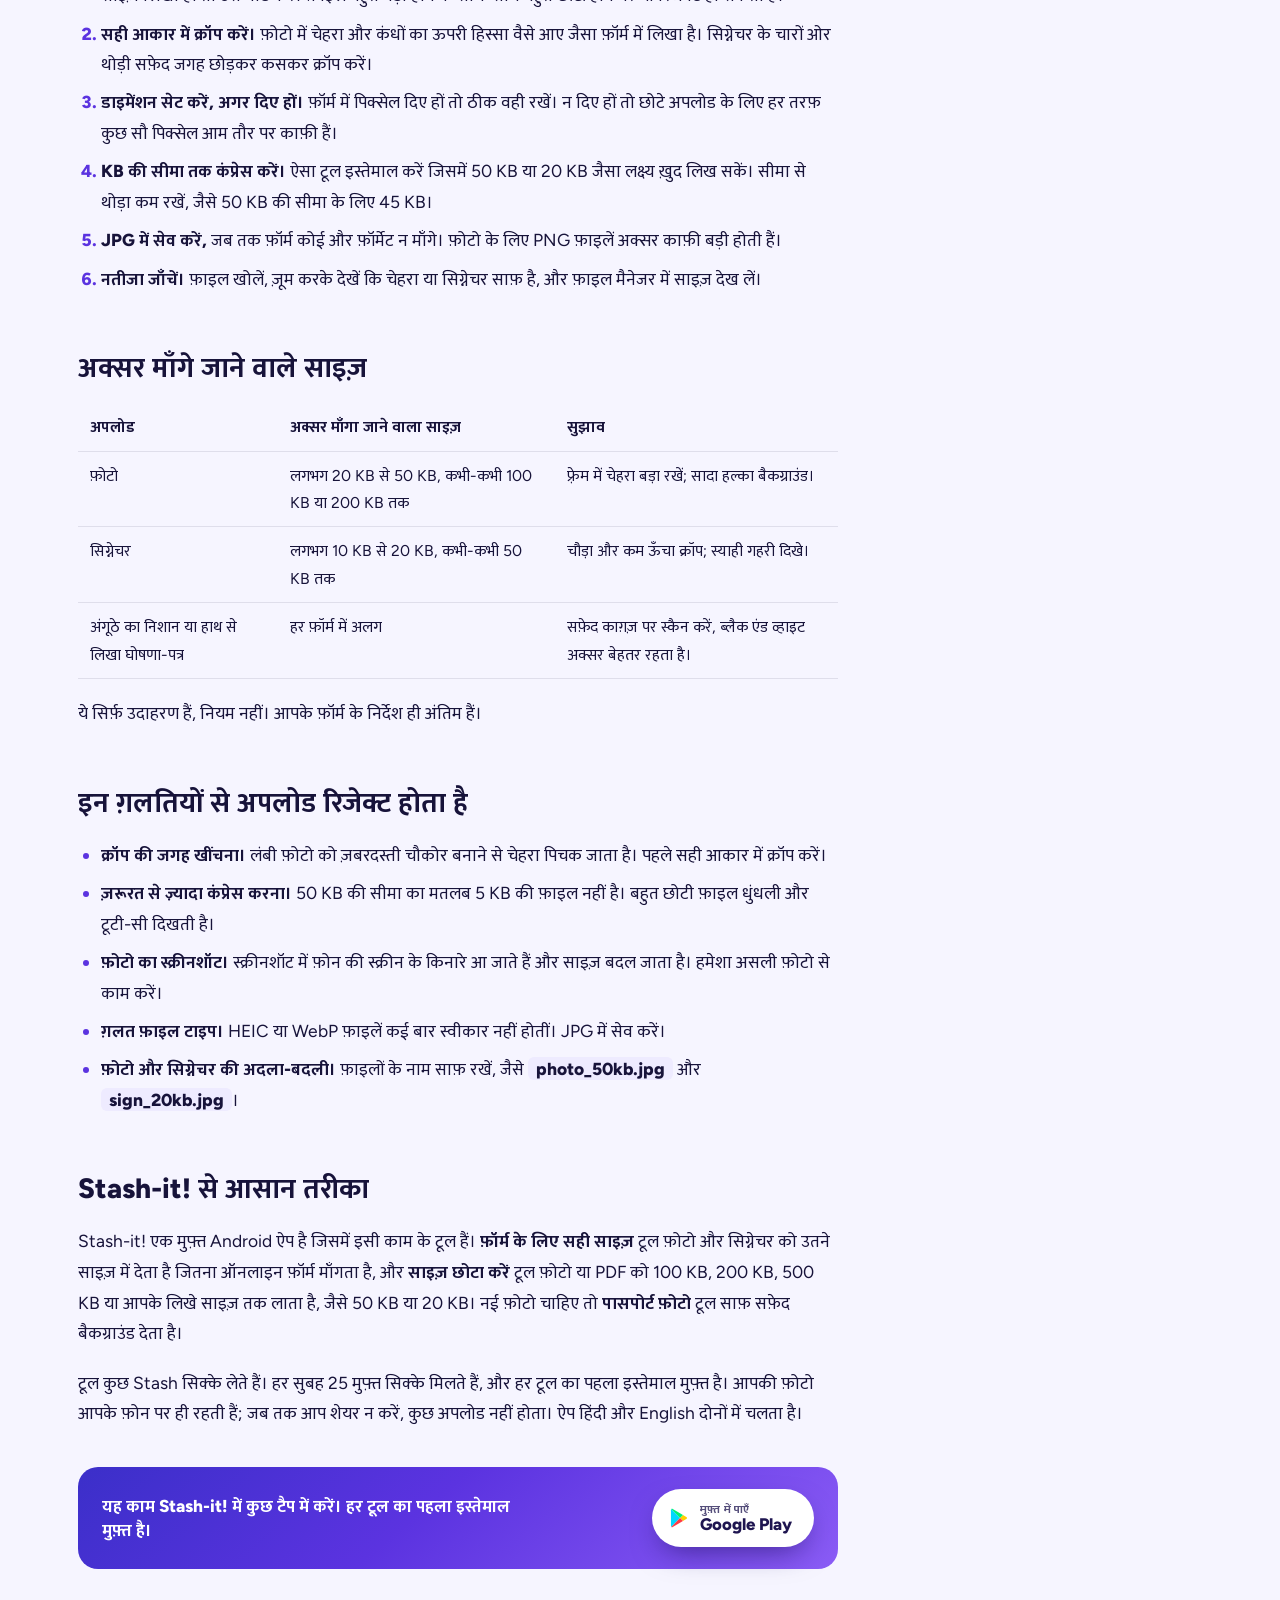
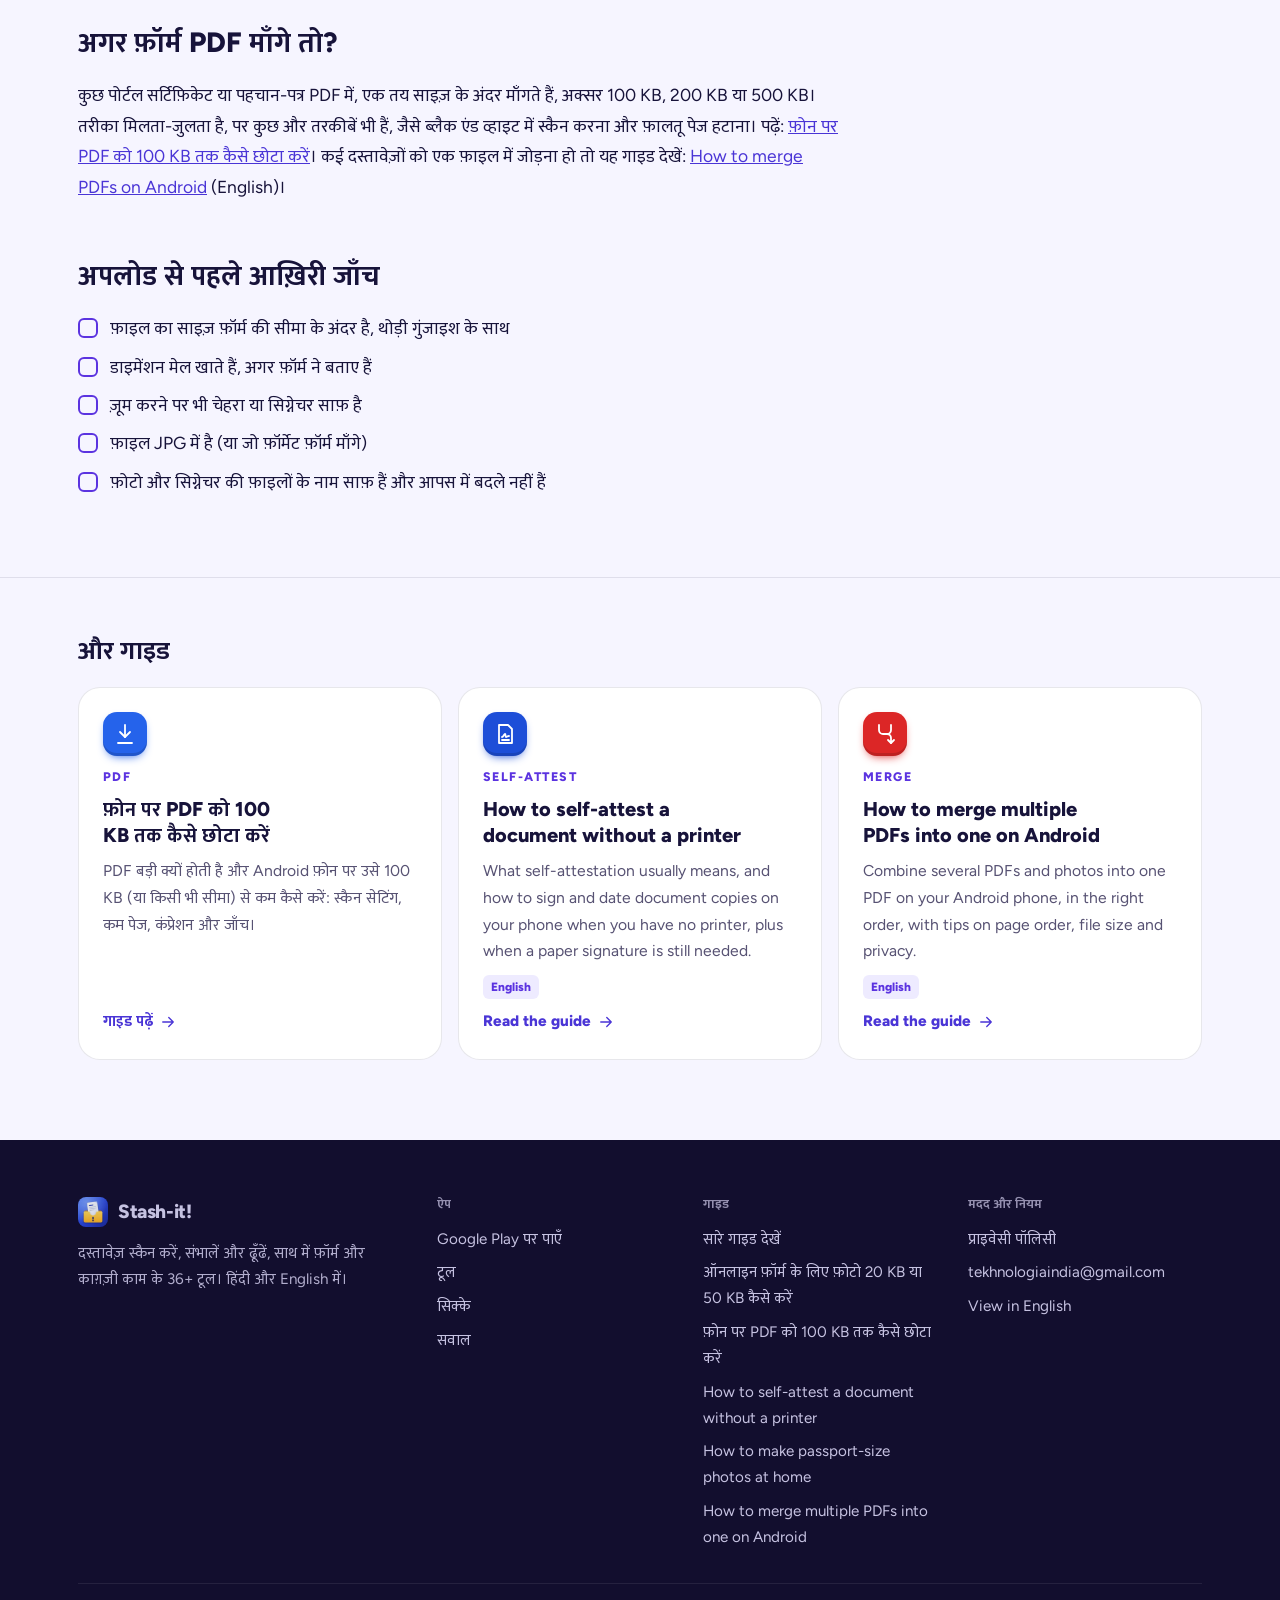
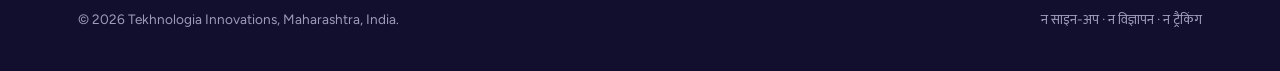
<file: hi/guides/resize-photo-20kb-50kb-for-online-forms/index.html>
<!doctype html>
<html lang="hi" data-site="stashit">
<head>
<meta charset="utf-8">
<meta name="viewport" content="width=device-width,initial-scale=1,viewport-fit=cover">
<title>ऑनलाइन फ़ॉर्म के लिए फ़ोटो 20 KB या 50 KB कैसे करें | Stash-it!</title>
<meta name="description" content="फ़ोन पर फ़ोटो या सिग्नेचर को 20 KB, 50 KB या फ़ॉर्म जितना माँगे उतने साइज़ में कैसे करें: क्रॉप, रीसाइज़ और कंप्रेस, बिना धुंधला किए।">
<link rel="canonical" href="https://stashit.stashify.in/hi/guides/resize-photo-20kb-50kb-for-online-forms/"><link rel="alternate" hreflang="en" href="https://stashit.stashify.in/guides/resize-photo-20kb-50kb-for-online-forms/"><link rel="alternate" hreflang="hi" href="https://stashit.stashify.in/hi/guides/resize-photo-20kb-50kb-for-online-forms/"><link rel="alternate" hreflang="x-default" href="https://stashit.stashify.in/guides/resize-photo-20kb-50kb-for-online-forms/">
<script>(function(){var p=null;try{p=localStorage.getItem('stashit-lang')}catch(e){}var L=document.documentElement.lang,n=(navigator.language||'').toLowerCase(),w=p||(n.indexOf('hi')===0?'hi':null);if(w&&w!==L){var a=document.querySelector('link[rel=alternate][hreflang="'+w+'"]');if(a){location.replace(new URL(a.href).pathname+location.search+location.hash)}}})();</script>
<meta name="theme-color" content="#F5F3FF" media="(prefers-color-scheme: light)">
<meta name="theme-color" content="#120E2E" media="(prefers-color-scheme: dark)">
<meta name="color-scheme" content="light dark">
<link rel="icon" href="/favicon.ico" sizes="48x48">
<link rel="icon" href="/favicon-32.png" type="image/png" sizes="32x32">
<link rel="apple-touch-icon" href="/apple-touch-icon.png">
<link rel="manifest" href="/site.webmanifest">
<link rel="preload" href="/fonts/figtree-800.woff2" as="font" type="font/woff2" crossorigin><link rel="preload" href="/fonts/figtree-400.woff2" as="font" type="font/woff2" crossorigin><link rel="preload" href="/fonts/mukta-700.woff2" as="font" type="font/woff2" crossorigin>
<link rel="stylesheet" href="/assets/style.css?v=365a05b5da">
<meta property="og:type" content="article">
<meta property="og:site_name" content="Stash-it!">
<meta property="og:title" content="ऑनलाइन फ़ॉर्म के लिए फ़ोटो 20 KB या 50 KB कैसे करें">
<meta property="og:description" content="फ़ोन पर फ़ोटो या सिग्नेचर को 20 KB, 50 KB या फ़ॉर्म जितना माँगे उतने साइज़ में कैसे करें: क्रॉप, रीसाइज़ और कंप्रेस, बिना धुंधला किए।">
<meta property="og:url" content="https://stashit.stashify.in/hi/guides/resize-photo-20kb-50kb-for-online-forms/">
<meta property="og:image" content="https://stashit.stashify.in/og-image.png">
<meta property="og:image:width" content="1200"><meta property="og:image:height" content="630">
<meta property="og:image:alt" content="Stash-it! app on Android">
<meta property="og:locale" content="hi_IN"><meta property="og:locale:alternate" content="en_IN">
<meta name="twitter:card" content="summary_large_image">
<meta name="twitter:title" content="ऑनलाइन फ़ॉर्म के लिए फ़ोटो 20 KB या 50 KB कैसे करें">
<meta name="twitter:description" content="फ़ोन पर फ़ोटो या सिग्नेचर को 20 KB, 50 KB या फ़ॉर्म जितना माँगे उतने साइज़ में कैसे करें: क्रॉप, रीसाइज़ और कंप्रेस, बिना धुंधला किए।">
<meta name="twitter:image" content="https://stashit.stashify.in/og-image.png">
<script type="application/ld+json">{"@context":"https://schema.org","@type":"Article","headline":"ऑनलाइन फ़ॉर्म के लिए फ़ोटो 20 KB या 50 KB कैसे करें","description":"फ़ोन पर फ़ोटो या सिग्नेचर को 20 KB, 50 KB या फ़ॉर्म जितना माँगे उतने साइज़ में कैसे करें: क्रॉप, रीसाइज़ और कंप्रेस, बिना धुंधला किए।","image":"https://stashit.stashify.in/og-image.png","datePublished":"2026-10-12","dateModified":"2026-10-12","inLanguage":"hi","mainEntityOfPage":"https://stashit.stashify.in/hi/guides/resize-photo-20kb-50kb-for-online-forms/","wordCount":996,"author":{"@type":"Organization","name":"Tekhnologia Innovations"},"publisher":{"@type":"Organization","name":"Tekhnologia Innovations","logo":{"@type":"ImageObject","url":"https://stashit.stashify.in/icon-512.png"}}}</script><script type="application/ld+json">{"@context":"https://schema.org","@type":"BreadcrumbList","itemListElement":[{"@type":"ListItem","position":1,"name":"Stash-it!","item":"https://stashit.stashify.in/hi/"},{"@type":"ListItem","position":2,"name":"गाइड","item":"https://stashit.stashify.in/hi/guides/"},{"@type":"ListItem","position":3,"name":"ऑनलाइन फ़ॉर्म के लिए फ़ोटो 20 KB या 50 KB कैसे करें","item":"https://stashit.stashify.in/hi/guides/resize-photo-20kb-50kb-for-online-forms/"}]}</script>
<script src="/assets/site.js?v=82bb6c1220" defer></script>
</head>
<body class="guide">
<a class="skip" href="#main">मुख्य सामग्री पर जाएँ</a>
<header class="top"><div class="wrap">
<a class="brand" href="/hi/" aria-label="Stash-it! home"><img src="/img/app-icon-96.webp" width="34" height="34" alt=""><span>Stash-it!</span></a>
<nav class="nav" aria-label="Main"><a href="/hi/#tools">टूल</a><a href="/hi/#coins">सिक्के</a><a href="/hi/guides/">गाइड</a><a href="/hi/#faq">सवाल</a></nav>
<div class="lang" role="group" aria-label="Language / भाषा"><a href="/guides/resize-photo-20kb-50kb-for-online-forms/" lang="en" hreflang="en" data-setlang="en">EN</a><a href="/hi/guides/resize-photo-20kb-50kb-for-online-forms/" lang="hi" hreflang="hi" data-setlang="hi" aria-current="true">हिंदी</a></div>
<a class="btn btn-sm" href="https://play.google.com/store/apps/details?id=com.tekhnologia.stashit&amp;referrer=utm_source%3Dwebsite%26utm_medium%3Dlanding%26utm_campaign%3Dorganic%26utm_content%3Dheader" data-play="https://play.google.com/store/apps/details?id=com.tekhnologia.stashit" data-cta="header" rel="noopener">ऐप पाएँ</a>
</div></header>
<main id="main">
<div class="ghero"><div class="wrap art-head">
 <ol class="crumbs"><li><a href="/hi/">Stash-it!</a></li><li><a href="/hi/guides/">गाइड</a></li><li aria-current="page">फ़ोटो</li></ol>
 <span class="pill"><span class="dot"></span>फ़ोटो</span>
 <h1>ऑनलाइन फ़ॉर्म के लिए फ़ोटो 20 KB या 50 KB कैसे करें</h1>
 <p class="lede">ऑनलाइन फ़ॉर्म फ़ोटो और सिग्नेचर के साइज़ को लेकर सख़्त होते हैं। फ़ोन पर सही KB तक पहुँचने और फ़ोटो साफ़ रखने का तरीका यहाँ है।</p>
 <p class="meta"><span>Stash-it! टीम</span><span>अपडेट <time datetime="2026-10-12">12 अक्टूबर 2026</time></span><span>5 मिनट</span></p>
</div></div>
<div class="wrap art">
 <article class="prose"><p>परीक्षा का रजिस्ट्रेशन हो, नौकरी का आवेदन, स्कॉलरशिप पोर्टल या कोई सरकारी सेवा, ज़्यादातर ऑनलाइन फ़ॉर्म एक तय साइज़ के अंदर फ़ोटो और सिग्नेचर माँगते हैं। फ़ोन की 3 MB वाली फ़ोटो अपलोड करें तो फ़ॉर्म मना कर देता है। जल्दबाज़ी में छोटा करें तो फ़ोटो धुंधली हो जाती है या उसका आकार बिगड़ जाता है। इस गाइड में समझिए कि फ़ॉर्म असल में क्या माँग रहा है और फ़ोन पर इसे सही तरीके से कैसे करें।</p>
<div class="note">हर फ़ॉर्म के अपने नियम होते हैं। 20 KB या 50 KB जैसे साइज़ अक्सर माँगे जाते हैं, लेकिन जो फ़ॉर्म आप भर रहे हैं, उसके निर्देश ज़रूर पढ़ें और ठीक उन्हीं का पालन करें।</div>

<h2 id="three">KB, पिक्सेल और सेंटीमीटर: तीनों अलग चीज़ें हैं</h2>
<p>ज़्यादातर उलझन इन्हें आपस में मिलाने से होती है। फ़ॉर्म इनमें से एक, दो या तीनों बता सकता है:</p>
<ul>
<li><strong>फ़ाइल साइज़ (KB):</strong> फ़ाइल कितनी जगह लेती है, जैसे “20 KB से 50 KB के बीच”। इसका संबंध कंप्रेशन और क्वालिटी से है।</li>
<li><strong>डाइमेंशन (पिक्सेल):</strong> फ़ोटो की चौड़ाई और ऊँचाई, जैसे “200 × 230 पिक्सेल”। इसका संबंध आकार और रेज़ोल्यूशन से है।</li>
<li><strong>प्रिंट साइज़ (cm या mm):</strong> प्रिंट होने पर फ़ोटो कितनी बड़ी दिखे, जैसे “3.5 cm × 4.5 cm”। स्क्रीन पर यह ज़्यादातर फ़ोटो का <em>आकार</em> (चौड़ाई और ऊँचाई का अनुपात) तय करता है।</li>
</ul>
<p>पहले आकार सही करें, फिर पिक्सेल, और आख़िर में फ़ाइल को KB की सीमा में लाएँ। इसी क्रम से फ़ोटो साफ़ बनी रहती है।</p>

<h2 id="before">शुरू करने से पहले: अच्छी फ़ोटो लें</h2>
<p>अच्छी फ़ोटो से आगे का सारा काम आसान हो जाता है। खिड़की की तरफ़ मुँह करके खड़े हों ताकि रोशनी नरम रहे, और पीछे सादी हल्के रंग की दीवार हो। फ़ोन को आँखों की ऊँचाई पर रखें, सीधे कैमरे में देखें, और जब तक फ़ॉर्म कुछ और न कहे, चेहरे का भाव सामान्य रखें। सिग्नेचर के लिए सादे सफ़ेद काग़ज़ पर गहरे रंग के पेन से साइन करें, और अच्छी रोशनी में सीधी फ़ोटो लें ताकि हाथ या फ़ोन की परछाईं न पड़े।</p>

<h2 id="steps">क़दम-दर-क़दम: फ़ॉर्म जितना माँगे, उतना साइज़</h2>
<ol>
<li><strong>निर्देश पढ़ें।</strong> KB की सीमा, पिक्सेल डाइमेंशन (अगर दिए हों), फ़ाइल का प्रकार (अक्सर JPG या JPEG) और कोई न्यूनतम साइज़ लिखा हो तो उसे नोट करें। फ़ाइल बहुत बड़ी होने के साथ-साथ बहुत <em>छोटी</em> होने पर भी रिजेक्ट हो सकती है।</li>
<li><strong>सही आकार में क्रॉप करें।</strong> फ़ोटो में चेहरा और कंधों का ऊपरी हिस्सा वैसे आए जैसा फ़ॉर्म में लिखा है। सिग्नेचर के चारों ओर थोड़ी सफ़ेद जगह छोड़कर कसकर क्रॉप करें।</li>
<li><strong>डाइमेंशन सेट करें, अगर दिए हों।</strong> फ़ॉर्म में पिक्सेल दिए हों तो ठीक वही रखें। न दिए हों तो छोटे अपलोड के लिए हर तरफ़ कुछ सौ पिक्सेल आम तौर पर काफ़ी हैं।</li>
<li><strong>KB की सीमा तक कंप्रेस करें।</strong> ऐसा टूल इस्तेमाल करें जिसमें 50 KB या 20 KB जैसा लक्ष्य ख़ुद लिख सकें। सीमा से थोड़ा कम रखें, जैसे 50 KB की सीमा के लिए 45 KB।</li>
<li><strong>JPG में सेव करें,</strong> जब तक फ़ॉर्म कोई और फ़ॉर्मेट न माँगे। फ़ोटो के लिए PNG फ़ाइलें अक्सर काफ़ी बड़ी होती हैं।</li>
<li><strong>नतीजा जाँचें।</strong> फ़ाइल खोलें, ज़ूम करके देखें कि चेहरा या सिग्नेचर साफ़ है, और फ़ाइल मैनेजर में साइज़ देख लें।</li>
</ol>

<h2 id="common">अक्सर माँगे जाने वाले साइज़</h2>
<table>
<thead><tr><th>अपलोड</th><th>अक्सर माँगा जाने वाला साइज़</th><th>सुझाव</th></tr></thead>
<tbody>
<tr><td>फ़ोटो</td><td>लगभग 20 KB से 50 KB, कभी-कभी 100 KB या 200 KB तक</td><td>फ़्रेम में चेहरा बड़ा रखें; सादा हल्का बैकग्राउंड।</td></tr>
<tr><td>सिग्नेचर</td><td>लगभग 10 KB से 20 KB, कभी-कभी 50 KB तक</td><td>चौड़ा और कम ऊँचा क्रॉप; स्याही गहरी दिखे।</td></tr>
<tr><td>अंगूठे का निशान या हाथ से लिखा घोषणा-पत्र</td><td>हर फ़ॉर्म में अलग</td><td>सफ़ेद काग़ज़ पर स्कैन करें, ब्लैक एंड व्हाइट अक्सर बेहतर रहता है।</td></tr>
</tbody></table>
<p>ये सिर्फ़ उदाहरण हैं, नियम नहीं। आपके फ़ॉर्म के निर्देश ही अंतिम हैं।</p>

<h2 id="mistakes">इन ग़लतियों से अपलोड रिजेक्ट होता है</h2>
<ul>
<li><strong>क्रॉप की जगह खींचना।</strong> लंबी फ़ोटो को ज़बरदस्ती चौकोर बनाने से चेहरा पिचक जाता है। पहले सही आकार में क्रॉप करें।</li>
<li><strong>ज़रूरत से ज़्यादा कंप्रेस करना।</strong> 50 KB की सीमा का मतलब 5 KB की फ़ाइल नहीं है। बहुत छोटी फ़ाइल धुंधली और टूटी-सी दिखती है।</li>
<li><strong>फ़ोटो का स्क्रीनशॉट।</strong> स्क्रीनशॉट में फ़ोन की स्क्रीन के किनारे आ जाते हैं और साइज़ बदल जाता है। हमेशा असली फ़ोटो से काम करें।</li>
<li><strong>ग़लत फ़ाइल टाइप।</strong> HEIC या WebP फ़ाइलें कई बार स्वीकार नहीं होतीं। JPG में सेव करें।</li>
<li><strong>फ़ोटो और सिग्नेचर की अदला-बदली।</strong> फ़ाइलों के नाम साफ़ रखें, जैसे <span class="kbd">photo_50kb.jpg</span> और <span class="kbd">sign_20kb.jpg</span>।</li>
</ul>

<h2 id="app">Stash-it! से आसान तरीका</h2>
<p>Stash-it! एक मुफ़्त Android ऐप है जिसमें इसी काम के टूल हैं। <strong>फ़ॉर्म के लिए सही साइज़</strong> टूल फ़ोटो और सिग्नेचर को उतने साइज़ में देता है जितना ऑनलाइन फ़ॉर्म माँगता है, और <strong>साइज़ छोटा करें</strong> टूल फ़ोटो या PDF को 100 KB, 200 KB, 500 KB या आपके लिखे साइज़ तक लाता है, जैसे 50 KB या 20 KB। नई फ़ोटो चाहिए तो <strong>पासपोर्ट फ़ोटो</strong> टूल साफ़ सफ़ेद बैकग्राउंड देता है।</p>
<p>टूल कुछ Stash सिक्के लेते हैं। हर सुबह 25 मुफ़्त सिक्के मिलते हैं, और हर टूल का पहला इस्तेमाल मुफ़्त है। आपकी फ़ोटो आपके फ़ोन पर ही रहती हैं; जब तक आप शेयर न करें, कुछ अपलोड नहीं होता। ऐप हिंदी और English दोनों में चलता है।</p>
<div class="inline-cta"><p>यह काम Stash-it! में कुछ टैप में करें। हर टूल का पहला इस्तेमाल मुफ़्त है।</p><a class="btn btn-play" href="https://play.google.com/store/apps/details?id=com.tekhnologia.stashit&amp;referrer=utm_source%3Dwebsite%26utm_medium%3Dlanding%26utm_campaign%3Dorganic%26utm_content%3Dguide-1" data-play="https://play.google.com/store/apps/details?id=com.tekhnologia.stashit" data-cta="guide-1" rel="noopener"><svg class="gp" width="22" height="22" viewBox="0 0 24 24" aria-hidden="true"><path fill="#00D7FE" d="M3.6 2.3c-.3.3-.4.7-.4 1.2v17c0 .5.1.9.4 1.2l9.5-9.7z"/><path fill="#FFCE00" d="m16.3 15.2-3.2-3.2 3.2-3.2 3.7 2.1c1 .6 1 1.6 0 2.2z"/><path fill="#FF3A44" d="M16.3 15.2 13.1 12l-9.5 9.7c.4.4.9.4 1.6.1z"/><path fill="#00F076" d="M16.3 8.8 5.2 2.2c-.7-.4-1.2-.3-1.6.1l9.5 9.7z"/></svg><span class="t"><small>मुफ़्त में पाएँ</small><b>Google Play</b></span></a></div>

<h2 id="pdf">अगर फ़ॉर्म PDF माँगे तो?</h2>
<p>कुछ पोर्टल सर्टिफ़िकेट या पहचान-पत्र PDF में, एक तय साइज़ के अंदर माँगते हैं, अक्सर 100 KB, 200 KB या 500 KB। तरीका मिलता-जुलता है, पर कुछ और तरकीबें भी हैं, जैसे ब्लैक एंड व्हाइट में स्कैन करना और फ़ालतू पेज हटाना। पढ़ें: <a href="/hi/guides/compress-pdf-to-100kb-on-phone/">फ़ोन पर PDF को 100 KB तक कैसे छोटा करें</a>। कई दस्तावेज़ों को एक फ़ाइल में जोड़ना हो तो यह गाइड देखें: <a href="/guides/merge-pdfs-into-one-on-android/" lang="en">How to merge PDFs on Android</a> (English)।</p>

<h2 id="checklist">अपलोड से पहले आख़िरी जाँच</h2>
<ul class="check">
<li>फ़ाइल का साइज़ फ़ॉर्म की सीमा के अंदर है, थोड़ी गुंजाइश के साथ</li>
<li>डाइमेंशन मेल खाते हैं, अगर फ़ॉर्म ने बताए हैं</li>
<li>ज़ूम करने पर भी चेहरा या सिग्नेचर साफ़ है</li>
<li>फ़ाइल JPG में है (या जो फ़ॉर्मेट फ़ॉर्म माँगे)</li>
<li>फ़ोटो और सिग्नेचर की फ़ाइलों के नाम साफ़ हैं और आपस में बदले नहीं हैं</li>
</ul>
</article>
 <aside class="aside"><nav class="toc" aria-label="इस पेज पर"><h2>इस पेज पर</h2><ol><li><a href="#three">KB, पिक्सेल और सेंटीमीटर: तीनों अलग चीज़ें हैं</a></li><li><a href="#before">शुरू करने से पहले: अच्छी फ़ोटो लें</a></li><li><a href="#steps">क़दम-दर-क़दम: फ़ॉर्म जितना माँगे, उतना साइज़</a></li><li><a href="#common">अक्सर माँगे जाने वाले साइज़</a></li><li><a href="#mistakes">इन ग़लतियों से अपलोड रिजेक्ट होता है</a></li><li><a href="#app">Stash-it! से आसान तरीका</a></li><li><a href="#pdf">अगर फ़ॉर्म PDF माँगे तो?</a></li><li><a href="#checklist">अपलोड से पहले आख़िरी जाँच</a></li></ol></nav><div class="app-card"><img src="/img/app-icon-192.webp" width="64" height="64" alt="" loading="lazy">
<h2>Stash-it!</h2><p>दस्तावेज़ स्कैन करें, संभालें और ढूँढें, फ़ॉर्म के 36+ टूल के साथ। हिंदी और English। न साइन-अप।</p><a class="btn btn-play" href="https://play.google.com/store/apps/details?id=com.tekhnologia.stashit&amp;referrer=utm_source%3Dwebsite%26utm_medium%3Dlanding%26utm_campaign%3Dorganic%26utm_content%3Dguide-aside" data-play="https://play.google.com/store/apps/details?id=com.tekhnologia.stashit" data-cta="guide-aside" rel="noopener"><svg class="gp" width="22" height="22" viewBox="0 0 24 24" aria-hidden="true"><path fill="#00D7FE" d="M3.6 2.3c-.3.3-.4.7-.4 1.2v17c0 .5.1.9.4 1.2l9.5-9.7z"/><path fill="#FFCE00" d="m16.3 15.2-3.2-3.2 3.2-3.2 3.7 2.1c1 .6 1 1.6 0 2.2z"/><path fill="#FF3A44" d="M16.3 15.2 13.1 12l-9.5 9.7c.4.4.9.4 1.6.1z"/><path fill="#00F076" d="M16.3 8.8 5.2 2.2c-.7-.4-1.2-.3-1.6.1l9.5 9.7z"/></svg><span class="t"><small>मुफ़्त में पाएँ</small><b>Google Play</b></span></a></div></aside>
</div>
<section class="related"><div class="wrap"><h2>और गाइड</h2><div class="gcards three"><a class="gcard" href="/hi/guides/compress-pdf-to-100kb-on-phone/" data-reveal><span class="ti" style="--c:#2563EB"><svg class="ic" width="24" height="24" viewBox="0 0 24 24" fill="none" stroke="currentColor" stroke-width="1.8" stroke-linecap="round" stroke-linejoin="round" aria-hidden="true"><path d="M12 3v12"/><path d="m7 10 5 5 5-5"/><path d="M5 21h14"/></svg></span><span class="k">PDF</span><h3>फ़ोन पर PDF को 100 KB तक कैसे छोटा करें</h3><p>PDF बड़ी क्यों होती है और Android फ़ोन पर उसे 100 KB (या किसी भी सीमा) से कम कैसे करें: स्कैन सेटिंग, कम पेज, कंप्रेशन और जाँच।</p><span class="go">गाइड पढ़ें <svg class="ic" width="24" height="24" viewBox="0 0 24 24" fill="none" stroke="currentColor" stroke-width="1.8" stroke-linecap="round" stroke-linejoin="round" aria-hidden="true"><path d="M5 12h14M13 6l6 6-6 6"/></svg></span></a><a class="gcard" href="/guides/self-attest-document-without-printer/" data-reveal lang="en"><span class="ti" style="--c:#1D4ED8"><svg class="ic" width="24" height="24" viewBox="0 0 24 24" fill="none" stroke="currentColor" stroke-width="1.8" stroke-linecap="round" stroke-linejoin="round" aria-hidden="true"><path d="M6 3h9l4 4v14H6z"/><path d="M9 15c1.5 0 2-3 3-3s0 3 1 3 1.5-1 3-1"/><path d="M9 18h7"/></svg></span><span class="k">Self-attest</span><h3>How to self-attest a document without a printer</h3><p>What self-attestation usually means, and how to sign and date document copies on your phone when you have no printer, plus when a paper signature is still needed.</p><span class="langtag" lang="en">English</span><span class="go">Read the guide <svg class="ic" width="24" height="24" viewBox="0 0 24 24" fill="none" stroke="currentColor" stroke-width="1.8" stroke-linecap="round" stroke-linejoin="round" aria-hidden="true"><path d="M5 12h14M13 6l6 6-6 6"/></svg></span></a><a class="gcard" href="/guides/merge-pdfs-into-one-on-android/" data-reveal lang="en"><span class="ti" style="--c:#DC2626"><svg class="ic" width="24" height="24" viewBox="0 0 24 24" fill="none" stroke="currentColor" stroke-width="1.8" stroke-linecap="round" stroke-linejoin="round" aria-hidden="true"><path d="M6 3v5a4 4 0 0 0 4 4h4a4 4 0 0 1 4 4v5"/><path d="M18 3v5a4 4 0 0 1-4 4"/><path d="m15 18 3 3 3-3"/></svg></span><span class="k">Merge</span><h3>How to merge multiple PDFs into one on Android</h3><p>Combine several PDFs and photos into one PDF on your Android phone, in the right order, with tips on page order, file size and privacy.</p><span class="langtag" lang="en">English</span><span class="go">Read the guide <svg class="ic" width="24" height="24" viewBox="0 0 24 24" fill="none" stroke="currentColor" stroke-width="1.8" stroke-linecap="round" stroke-linejoin="round" aria-hidden="true"><path d="M5 12h14M13 6l6 6-6 6"/></svg></span></a></div></div></section>
</main>
<footer class="foot"><div class="wrap">
<div><a class="brand" href="/hi/"><img src="/img/app-icon-96.webp" width="30" height="30" alt="" loading="lazy">Stash-it!</a>
<p style="max-width:36ch;opacity:.8">दस्तावेज़ स्कैन करें, संभालें और ढूँढें, साथ में फ़ॉर्म और काग़ज़ी काम के 36+ टूल। हिंदी और English में।</p></div>
<div><h2>ऐप</h2><ul><li><a href="https://play.google.com/store/apps/details?id=com.tekhnologia.stashit&amp;referrer=utm_source%3Dwebsite%26utm_medium%3Dlanding%26utm_campaign%3Dorganic%26utm_content%3Dfooter" data-play="https://play.google.com/store/apps/details?id=com.tekhnologia.stashit" data-cta="footer" rel="noopener">Google Play पर पाएँ</a></li><li><a href="/hi/#tools">टूल</a></li><li><a href="/hi/#coins">सिक्के</a></li><li><a href="/hi/#faq">सवाल</a></li></ul></div>
<div><h2>गाइड</h2><ul><li><a href="/hi/guides/">सारे गाइड देखें</a></li><li><a href="/hi/guides/resize-photo-20kb-50kb-for-online-forms/">ऑनलाइन फ़ॉर्म के लिए फ़ोटो 20 KB या 50 KB कैसे करें</a></li><li><a href="/hi/guides/compress-pdf-to-100kb-on-phone/">फ़ोन पर PDF को 100 KB तक कैसे छोटा करें</a></li><li><a href="/guides/self-attest-document-without-printer/">How to self-attest a document without a printer</a></li><li><a href="/guides/passport-size-photo-at-home/">How to make passport-size photos at home</a></li><li><a href="/guides/merge-pdfs-into-one-on-android/">How to merge multiple PDFs into one on Android</a></li></ul></div>
<div><h2>मदद और नियम</h2><ul><li><a href="/privacy.html">प्राइवेसी पॉलिसी</a></li><li><a href="mailto:tekhnologiaindia@gmail.com">tekhnologiaindia@gmail.com</a></li><li><a href="/guides/resize-photo-20kb-50kb-for-online-forms/" lang="en" data-setlang="en">View in English</a></li></ul></div>
<div class="fine"><span>© 2026 Tekhnologia Innovations, Maharashtra, India.</span><span>न साइन-अप · न विज्ञापन · न ट्रैकिंग</span></div>
</div></footer>
</body>
</html>
</file>
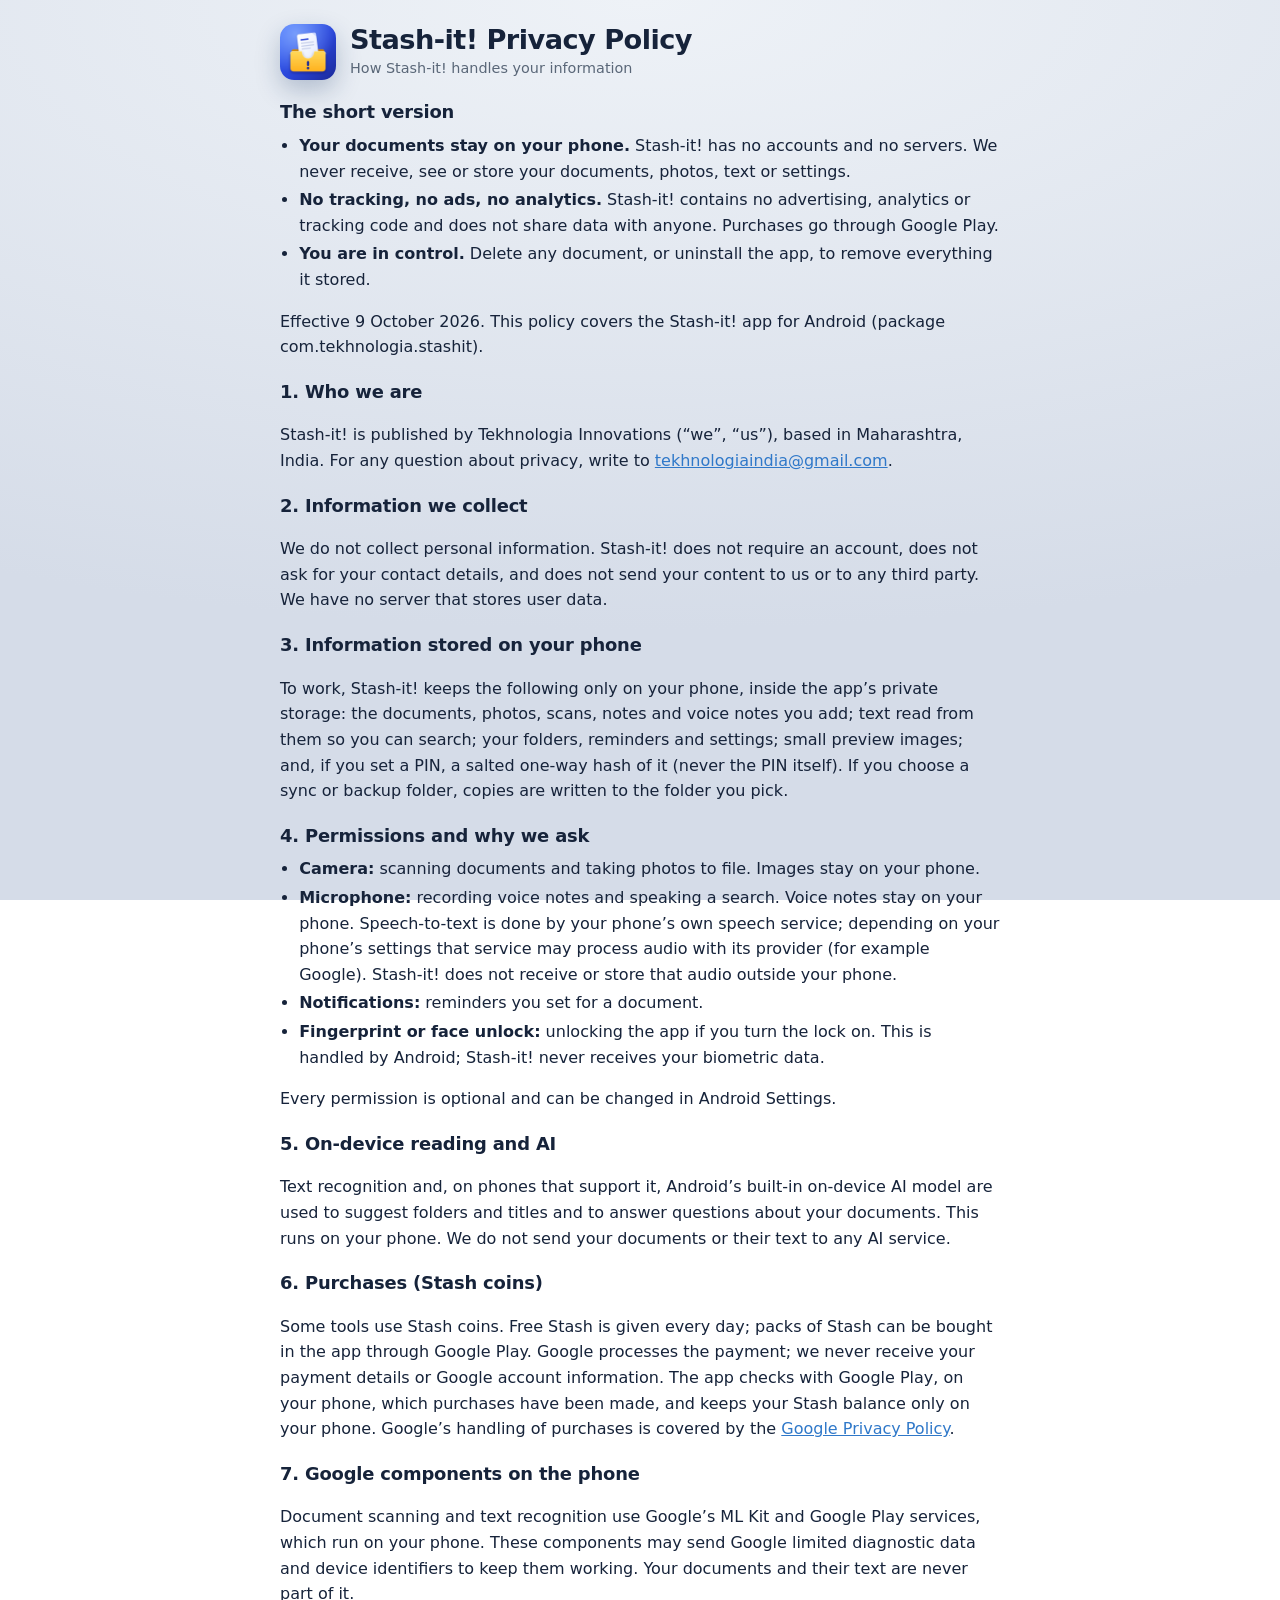
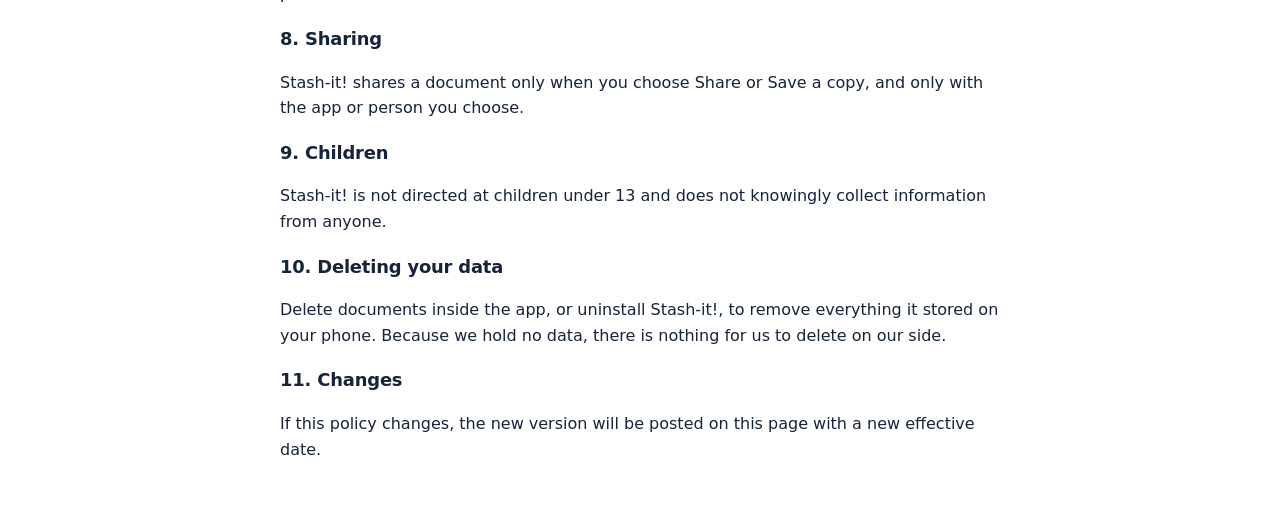
<file: privacy.html>
<!doctype html>
<html lang="en"><head><meta charset="utf-8"><meta name="viewport" content="width=device-width, initial-scale=1, viewport-fit=cover">
<title>Privacy Policy · Stash-it!</title><meta name="description" content="How Stash-it! handles your information">
<link rel="stylesheet" href="legal.css">
</head><body><main>
<header><img src="icon.png" alt="Stash-it! app icon"><div><h1>Stash-it! Privacy Policy</h1><p>How Stash-it! handles your information</p></div></header>
<section><h2>The short version</h2>
<ul>
<li><b>Your documents stay on your phone.</b> Stash-it! has no accounts and no servers. We never receive, see or store your documents, photos, text or settings.</li>
<li><b>No tracking, no ads, no analytics.</b> Stash-it! contains no advertising, analytics or tracking code and does not share data with anyone. Purchases go through Google Play.</li>
<li><b>You are in control.</b> Delete any document, or uninstall the app, to remove everything it stored.</li>
</ul>
<p>Effective 9 October 2026. This policy covers the Stash-it! app for Android (package com.tekhnologia.stashit).</p></section>
<section><h2>1. Who we are</h2><p>Stash-it! is published by Tekhnologia Innovations (“we”, “us”), based in Maharashtra, India. For any question about privacy, write to <a href="mailto:tekhnologiaindia@gmail.com">tekhnologiaindia@gmail.com</a>.</p></section>
<section><h2>2. Information we collect</h2><p>We do not collect personal information. Stash-it! does not require an account, does not ask for your contact details, and does not send your content to us or to any third party. We have no server that stores user data.</p></section>
<section><h2>3. Information stored on your phone</h2><p>To work, Stash-it! keeps the following only on your phone, inside the app’s private storage: the documents, photos, scans, notes and voice notes you add; text read from them so you can search; your folders, reminders and settings; small preview images; and, if you set a PIN, a salted one-way hash of it (never the PIN itself). If you choose a sync or backup folder, copies are written to the folder you pick.</p></section>
<section><h2>4. Permissions and why we ask</h2>
<ul>
<li><b>Camera:</b> scanning documents and taking photos to file. Images stay on your phone.</li>
<li><b>Microphone:</b> recording voice notes and speaking a search. Voice notes stay on your phone. Speech-to-text is done by your phone’s own speech service; depending on your phone’s settings that service may process audio with its provider (for example Google). Stash-it! does not receive or store that audio outside your phone.</li>
<li><b>Notifications:</b> reminders you set for a document.</li>
<li><b>Fingerprint or face unlock:</b> unlocking the app if you turn the lock on. This is handled by Android; Stash-it! never receives your biometric data.</li>
</ul><p>Every permission is optional and can be changed in Android Settings.</p></section>
<section><h2>5. On-device reading and AI</h2><p>Text recognition and, on phones that support it, Android’s built-in on-device AI model are used to suggest folders and titles and to answer questions about your documents. This runs on your phone. We do not send your documents or their text to any AI service.</p></section>
<section><h2>6. Purchases (Stash coins)</h2><p>Some tools use Stash coins. Free Stash is given every day; packs of Stash can be bought in the app through Google Play. Google processes the payment; we never receive your payment details or Google account information. The app checks with Google Play, on your phone, which purchases have been made, and keeps your Stash balance only on your phone. Google’s handling of purchases is covered by the <a href="https://policies.google.com/privacy">Google Privacy Policy</a>.</p></section>
<section><h2>7. Google components on the phone</h2><p>Document scanning and text recognition use Google’s ML Kit and Google Play services, which run on your phone. These components may send Google limited diagnostic data and device identifiers to keep them working. Your documents and their text are never part of it.</p></section>
<section><h2>8. Sharing</h2><p>Stash-it! shares a document only when you choose Share or Save a copy, and only with the app or person you choose.</p></section>
<section><h2>9. Children</h2><p>Stash-it! is not directed at children under 13 and does not knowingly collect information from anyone.</p></section>
<section><h2>10. Deleting your data</h2><p>Delete documents inside the app, or uninstall Stash-it!, to remove everything it stored on your phone. Because we hold no data, there is nothing for us to delete on our side.</p></section>
<section><h2>11. Changes</h2><p>If this policy changes, the new version will be posted on this page with a new effective date.</p></section>
</main></body></html>
</file>
<file: assets/style.css>
@font-face{font-family:Figtree;font-style:normal;font-weight:400;font-display:swap;src:url(/fonts/figtree-400.woff2) format("woff2")}
@font-face{font-family:Figtree;font-style:normal;font-weight:600;font-display:swap;src:url(/fonts/figtree-600.woff2) format("woff2")}
@font-face{font-family:Figtree;font-style:normal;font-weight:800;font-display:swap;src:url(/fonts/figtree-800.woff2) format("woff2")}
@font-face{font-family:Mukta;font-style:normal;font-weight:400;font-display:swap;src:url(/fonts/mukta-400.woff2) format("woff2");unicode-range:U+0900-097F,U+1CD0-1CF9,U+200C-200D,U+20A8,U+20B9,U+25CC,U+A830-A839,U+A8E0-A8FF}
@font-face{font-family:Mukta;font-style:normal;font-weight:600 800;font-display:swap;src:url(/fonts/mukta-700.woff2) format("woff2");unicode-range:U+0900-097F,U+1CD0-1CF9,U+200C-200D,U+20A8,U+20B9,U+25CC,U+A830-A839,U+A8E0-A8FF}
/* ---------- base (shared by both sites; tokens come from the site stylesheet) ---------- */
*,*::before,*::after{box-sizing:border-box}
html{-webkit-text-size-adjust:100%;text-size-adjust:100%;scroll-behavior:smooth;scroll-padding-top:84px}
body{margin:0;background:var(--bg);color:var(--ink);font:400 1.0625rem/1.6 var(--font);-webkit-font-smoothing:antialiased;-moz-osx-font-smoothing:grayscale;overflow-x:clip;text-rendering:optimizeLegibility}
img,svg{display:block;max-width:100%}
img{height:auto}
a{color:var(--link)}
a:hover{text-decoration-thickness:2px}
h1,h2,h3,h4{margin:0;font-weight:800;line-height:1.08;letter-spacing:-.025em;text-wrap:balance}
p{margin:0}
ul{margin:0;padding:0}
button,input{font:inherit;color:inherit}
:focus-visible{outline:3px solid var(--focus);outline-offset:3px;border-radius:6px}
.skip{position:absolute;left:12px;top:-60px;z-index:100;background:var(--ink);color:var(--bg);padding:10px 14px;border-radius:10px;font-weight:600;text-decoration:none}
.skip:focus{top:12px}
.sr{position:absolute!important;width:1px;height:1px;overflow:hidden;clip:rect(0 0 0 0);white-space:nowrap}
.wrap{width:100%;max-width:1180px;margin-inline:auto;padding-inline:16px}
@media (min-width:720px){.wrap{padding-inline:28px}}
.ic{width:24px;height:24px;flex:none}
.sec{padding-block:72px}
@media (min-width:900px){.sec{padding-block:112px}}
.sec-head{max-width:760px;margin-bottom:40px}
.sec-head.c{margin-inline:auto;text-align:center}
.sec-head h2{font-size:clamp(2rem,5.2vw,3.25rem)}
.sec-head p{margin-top:16px;color:var(--muted);font-size:1.15rem;max-width:62ch}
.sec-head.c p{margin-inline:auto}
.muted{color:var(--muted)}

/* header */
.top{position:sticky;top:0;z-index:50;background:color-mix(in srgb,var(--hdr) 82%,transparent);backdrop-filter:saturate(1.6) blur(14px);-webkit-backdrop-filter:saturate(1.6) blur(14px);border-bottom:1px solid transparent;transition:border-color .2s}
.top.scrolled{border-bottom-color:var(--hdr-line)}
.top .wrap{display:flex;align-items:center;gap:12px;height:64px}
.brand{display:flex;align-items:center;gap:10px;color:var(--hdr-ink);text-decoration:none;font-weight:800;font-size:1.2rem;letter-spacing:-.02em;margin-right:auto}
.brand img{width:34px;height:34px;border-radius:9px}
.nav{display:none;gap:4px}
.nav a{color:var(--hdr-ink);opacity:.82;text-decoration:none;font-weight:600;font-size:.95rem;padding:8px 12px;border-radius:999px}
.nav a:hover{opacity:1;background:var(--hdr-hover)}
@media (min-width:880px){.nav{display:flex}}
.btn{display:inline-flex;align-items:center;justify-content:center;gap:10px;min-height:48px;padding:12px 22px;border-radius:999px;font-weight:700;font-size:1rem;text-decoration:none;border:0;cursor:pointer;transition:transform .18s ease,box-shadow .18s ease,background-color .18s;white-space:nowrap}
.btn:hover{transform:translateY(-1px)}
.btn:active{transform:translateY(0)}
.btn-sm{min-height:40px;padding:8px 16px;font-size:.92rem}
.btn .gp{width:22px;height:22px}
.btn-play{flex-direction:row}
.btn-play .t{display:flex;flex-direction:column;line-height:1.1;text-align:left}
.btn-play .t small{font-size:.72rem;font-weight:600;opacity:.75;letter-spacing:.02em}
.btn-play .t b{font-size:1.05rem;font-weight:800}

/* qr */
.qr{display:none}
@media (min-width:1024px) and (hover:hover){.qr{display:flex}}
.qr{align-items:center;gap:14px;margin-top:28px;padding:10px 16px 10px 10px;border-radius:18px;width:max-content;max-width:100%}
.qr img{width:92px;height:92px;border-radius:10px;background:#fff}
.qr p{font-size:.92rem;line-height:1.4}
.qr b{display:block;font-size:1rem}

/* reveal */
.rv [data-reveal]{opacity:0;transform:translateY(22px);transition:opacity .7s cubic-bezier(.2,.7,.2,1),transform .7s cubic-bezier(.2,.7,.2,1)}
.rv [data-reveal].in{opacity:1;transform:none}
.rv [data-reveal][data-d="1"]{transition-delay:.08s}
.rv [data-reveal][data-d="2"]{transition-delay:.16s}
.rv [data-reveal][data-d="3"]{transition-delay:.24s}
@media (prefers-reduced-motion:reduce){html{scroll-behavior:auto}*,*::before,*::after{animation:none!important;transition:none!important}}

/* steps */
.steps{display:grid;gap:16px;counter-reset:s;list-style:none}
@media (min-width:860px){.steps{grid-template-columns:repeat(3,1fr);gap:20px}}
.steps li{position:relative;padding:28px 24px 26px;border-radius:24px;background:var(--surface);border:1px solid var(--line)}
.steps li::before{counter-increment:s;content:counter(s);display:grid;place-items:center;width:44px;height:44px;border-radius:14px;background:var(--step-bg);color:var(--step-ink);font-weight:800;font-size:1.2rem;margin-bottom:18px}
.steps h3{font-size:1.3rem;margin-bottom:8px}
.steps p{color:var(--muted)}

/* faq */
.faq{max-width:860px;margin-inline:auto;display:grid;gap:12px}
.faq details{background:var(--surface);border:1px solid var(--line);border-radius:20px;overflow:hidden}
.faq summary{list-style:none;cursor:pointer;display:flex;align-items:center;justify-content:space-between;gap:16px;padding:20px 22px;font-weight:700;font-size:1.08rem;line-height:1.35}
.faq summary::-webkit-details-marker{display:none}
.faq summary::after{content:"";flex:none;width:28px;height:28px;border-radius:50%;background:var(--chip) url("data:image/svg+xml,%3Csvg xmlns='http://www.w3.org/2000/svg' viewBox='0 0 24 24' fill='none' stroke='%23888' stroke-width='2.4' stroke-linecap='round'%3E%3Cpath d='M12 6v12M6 12h12'/%3E%3C/svg%3E") center/16px no-repeat;transition:transform .25s}
.faq details[open] summary::after{transform:rotate(45deg)}
.faq .a{padding:0 22px 22px;color:var(--muted)}
.faq .a p+p{margin-top:10px}

/* guide cards */
.gcards{display:grid;gap:16px}
@media (min-width:720px){.gcards{grid-template-columns:repeat(2,1fr)}}
@media (min-width:1040px){.gcards.three{grid-template-columns:repeat(3,1fr)}}
.gcard{display:flex;flex-direction:column;gap:10px;padding:24px;border-radius:22px;background:var(--surface);border:1px solid var(--line);text-decoration:none;color:inherit;transition:transform .2s,box-shadow .2s,border-color .2s}
.gcard:hover{transform:translateY(-3px);box-shadow:var(--shadow);border-color:transparent}
.gcard .k{font-size:.78rem;font-weight:800;letter-spacing:.12em;text-transform:uppercase;color:var(--accent-ink)}
.gcard h3{font-size:1.25rem;line-height:1.25;letter-spacing:-.015em}
.gcard p{color:var(--muted);font-size:.98rem}
.gcard .go{margin-top:auto;display:flex;align-items:center;gap:6px;font-weight:700;color:var(--link);font-size:.95rem}
.gcard .go .ic{width:18px;height:18px}

/* footer */
.foot{padding:56px 0 40px;background:var(--foot-bg);color:var(--foot-ink);font-size:.95rem}
.foot .wrap{display:grid;gap:32px}
@media (min-width:860px){.foot .wrap{grid-template-columns:1.4fr 1fr 1fr 1fr}}
.foot h2{font-size:.8rem;letter-spacing:.14em;text-transform:uppercase;opacity:.65;margin-bottom:14px;font-weight:800}
.foot ul{list-style:none;display:grid;gap:8px}
.foot a{color:inherit;opacity:.9;text-decoration:none}
.foot a:hover{opacity:1;text-decoration:underline}
.foot .brand{color:inherit;margin-bottom:12px}
.foot .fine{grid-column:1/-1;border-top:1px solid var(--foot-line);padding-top:24px;opacity:.7;font-size:.85rem;display:flex;flex-wrap:wrap;gap:8px 24px;justify-content:space-between}

/* article (guides) */
.crumbs{padding:0;font-size:.9rem;color:var(--muted);display:flex;flex-wrap:wrap;gap:6px;align-items:center;list-style:none;margin-bottom:22px}
.crumbs a{color:inherit}
.crumbs li+li::before{content:"/";margin-right:6px;opacity:.5}
.art-head{padding-block:48px 36px}
@media (min-width:900px){.art-head{padding-block:72px 44px}}
.art-head h1{font-size:clamp(2.1rem,5.4vw,3.4rem);max-width:20ch}
.art-head .lede{margin-top:18px;font-size:1.2rem;color:var(--muted);max-width:62ch}
.art-head .meta{margin-top:20px;font-size:.9rem;color:var(--muted);display:flex;gap:16px;flex-wrap:wrap}
.art{display:grid;gap:48px;padding-bottom:80px}
@media (min-width:1040px){.art{grid-template-columns:minmax(0,1fr) 300px;gap:64px}}
.prose{max-width:70ch;font-size:1.09rem;line-height:1.75;min-width:0}
.prose>*+*{margin-top:1.1em}
.prose h2{font-size:1.75rem;margin-top:2em;letter-spacing:-.02em;line-height:1.2}
.prose h3{font-size:1.25rem;margin-top:1.6em;letter-spacing:-.01em;line-height:1.3}
.prose ul,.prose ol{padding-left:1.3em}
.prose li+li{margin-top:.45em}
.prose li::marker{color:var(--accent-ink);font-weight:700}
.prose strong{font-weight:700}
.prose .note{padding:18px 20px;border-radius:16px;background:var(--note-bg);border-left:4px solid var(--note-line);font-size:1rem}
.prose .tip{padding:20px 22px;border-radius:18px;background:var(--surface);border:1px solid var(--line)}
.prose .tip b:first-child{display:block;margin-bottom:6px}
.prose table{width:100%;border-collapse:collapse;font-size:.98rem;display:block;overflow-x:auto}
.prose th,.prose td{text-align:left;padding:10px 12px;border-bottom:1px solid var(--line);vertical-align:top}
.prose th{font-weight:700}
.prose .check{list-style:none;padding:0}
.prose .check li{position:relative;padding-left:32px}
.prose .check li::before{content:"";position:absolute;left:0;top:.3em;width:20px;height:20px;border-radius:6px;border:2px solid var(--accent-ink)}
.aside{display:grid;gap:16px;align-content:start}
@media (min-width:1040px){.aside{position:sticky;top:88px}}
.app-card{border-radius:24px;padding:24px;display:grid;gap:14px}
.app-card img{width:64px;height:64px;border-radius:16px}
.app-card h2{font-size:1.25rem;letter-spacing:-.01em}
.app-card p{font-size:.95rem;opacity:.85;line-height:1.5}
.toc{padding:22px;border-radius:20px;border:1px solid var(--line);background:var(--surface);font-size:.95rem}
.toc h2{font-size:.78rem;letter-spacing:.12em;text-transform:uppercase;color:var(--muted);margin-bottom:10px}
.toc ol{padding-left:1.1em;display:grid;gap:6px}
.toc a{color:var(--ink);text-decoration:none}
.toc a:hover{text-decoration:underline}
.related{border-top:1px solid var(--line);padding-block:56px 80px}
.related h2{font-size:1.6rem;margin-bottom:20px}
.inline-cta{display:flex;flex-wrap:wrap;gap:16px;align-items:center;justify-content:space-between;padding:22px 24px;border-radius:20px;margin-top:2.2em!important}
.inline-cta p{font-weight:700;font-size:1.08rem;line-height:1.4;max-width:40ch}
/* ---------- Stash-it!: indigo→violet, sunny yellow, big friendly tiles ---------- */
:root{
  --font:Figtree,Mukta,ui-sans-serif,system-ui,-apple-system,"Segoe UI",Roboto,"Noto Sans Devanagari",sans-serif;
  --indigo:#4338CA;--violet:#7C3AED;--sun:#FFD23F;--sun-2:#FFB800;
  --grad:linear-gradient(140deg,#3B2FC9 0%,#5B33E0 45%,#8B5CF6 100%);
  --bg:#F6F5FF;--surface:#FFFFFF;--surface-2:#EEEBFF;--ink:#17133A;--muted:#575273;--line:rgba(23,19,58,.10);
  --link:#4A35D6;--focus:#5B33E0;--chip:#EEEBFF;--accent-ink:#5B33E0;
  --hdr:#F6F5FF;--hdr-ink:#17133A;--hdr-line:rgba(23,19,58,.10);--hdr-hover:rgba(23,19,58,.06);
  --shadow:0 1px 2px rgba(30,20,90,.06),0 14px 36px -10px rgba(40,25,120,.25);
  --step-bg:var(--grad);--step-ink:#fff;
  --foot-bg:#120E2E;--foot-ink:#DAD6F5;--foot-line:rgba(255,255,255,.12);
  --note-bg:#FFF7D6;--note-line:#FFB800;--ok:#13804A;
}
@media (prefers-color-scheme:dark){:root{
  --bg:#0D0A22;--surface:#18143A;--surface-2:#221C4D;--ink:#F1EFFF;--muted:#B3ADD8;--line:rgba(255,255,255,.09);
  --link:#B9A8FF;--focus:#FFD23F;--chip:#2A2357;--accent-ink:#C4B5FD;
  --hdr:#0D0A22;--hdr-ink:#F1EFFF;--hdr-line:rgba(255,255,255,.08);--hdr-hover:rgba(255,255,255,.07);
  --shadow:0 1px 2px rgba(0,0,0,.3),0 18px 40px -12px rgba(0,0,0,.7);
  --foot-bg:#08061A;--note-bg:#2A2448;--note-line:#FFD23F;--ok:#5EE6A0;
}}
:lang(hi) body,body:lang(hi){line-height:1.7}
:lang(hi) h1,:lang(hi) h2,:lang(hi) h3{letter-spacing:0;line-height:1.28}

.home .top{background:rgba(52,40,205,.94);--hdr-ink:#fff;--hdr-line:rgba(255,255,255,.14);--hdr-hover:rgba(255,255,255,.12)}
.top .btn{background:var(--sun);color:#1E1550}
.lang{display:inline-flex;align-items:center;padding:3px;border-radius:999px;background:var(--hdr-hover);border:1px solid var(--hdr-line)}
.lang a{min-height:34px;display:inline-flex;align-items:center;padding:0 12px;border-radius:999px;font-weight:700;font-size:.9rem;color:var(--hdr-ink);text-decoration:none;opacity:.8}
.lang a[aria-current]{background:var(--hdr-ink);color:var(--hdr,#3B2FC9);opacity:1}
.home .lang a[aria-current]{background:#fff;color:#3B2FC9}
@media (max-width:420px){.top .btn-sm{padding:8px 12px}.lang a{padding:0 9px}.brand span{display:none}}

.pill{display:inline-flex;align-items:center;gap:8px;padding:7px 14px;border-radius:999px;font-weight:700;font-size:.88rem;background:var(--chip);color:var(--accent-ink);margin-bottom:18px}
.pill .dot{width:8px;height:8px;border-radius:50%;background:var(--sun-2)}

/* ---------- hero ---------- */
.hero{position:relative;background:var(--grad);color:#fff;overflow:hidden;isolation:isolate}
.hero::before{content:"";position:absolute;inset:0;background-image:radial-gradient(rgba(255,255,255,.14) 1px,transparent 1.3px);background-size:24px 24px;mask-image:radial-gradient(900px 600px at 30% 20%,#000,transparent 75%);-webkit-mask-image:radial-gradient(900px 600px at 30% 20%,#000,transparent 75%);z-index:-1}
.hero::after{content:"";position:absolute;width:640px;height:640px;right:-200px;top:-220px;border-radius:50%;background:radial-gradient(circle,rgba(255,210,63,.35),transparent 65%);z-index:-1}
.hero .wrap{display:grid;gap:40px;padding-top:40px}
@media (min-width:980px){.hero .wrap{grid-template-columns:1.1fr 1fr;align-items:end;padding-top:72px;gap:40px}.hero .copy{padding-bottom:88px}}
.hero .pill{background:rgba(255,255,255,.14);color:#fff;border:1px solid rgba(255,255,255,.2)}
.hero h1{font-size:clamp(2.7rem,10vw,5rem);line-height:1;letter-spacing:-.04em}
:lang(hi) .hero h1{font-size:clamp(2.4rem,8.6vw,4.3rem);line-height:1.2;letter-spacing:0}
.hero h1 em{font-style:normal;color:var(--sun);display:block}
.hero .sub{margin-top:22px;font-size:clamp(1.08rem,2.5vw,1.3rem);color:#E6E1FF;max-width:32em;line-height:1.55}
.cta-row{display:flex;flex-wrap:wrap;gap:12px;margin-top:30px}
.btn-play{background:#fff;color:#1E1550;box-shadow:0 12px 30px -10px rgba(20,8,80,.6);padding:10px 22px 10px 16px;min-height:58px}
.btn-ghost{background:rgba(255,255,255,.12);color:#fff;border:1px solid rgba(255,255,255,.28);min-height:58px}
.btn-ghost:hover{background:rgba(255,255,255,.2)}
.trust{display:flex;flex-wrap:wrap;gap:8px;margin-top:24px;list-style:none}
.trust li{display:flex;align-items:center;gap:6px;font-weight:600;font-size:.92rem;padding:6px 12px 6px 8px;border-radius:999px;background:rgba(255,255,255,.12)}
.trust .ic{width:18px;height:18px;color:var(--sun)}
.hero .qr{background:rgba(255,255,255,.1);border:1px solid rgba(255,255,255,.2)}
.hero .qr p{color:#E6E1FF}

/* phones (real screenshots in a CSS frame) */
.phone{position:relative;width:var(--pw,280px);padding:11px 11px 0;border-radius:46px 46px 0 0;background:linear-gradient(160deg,#2a2550,#0c0a1d);box-shadow:0 40px 80px -20px rgba(15,5,60,.7),inset 0 0 0 1.5px rgba(255,255,255,.12)}
.phone::before{content:"";position:absolute;top:24px;left:50%;width:12px;height:12px;margin-left:-6px;border-radius:50%;background:#05040c;z-index:2;box-shadow:0 0 0 2px rgba(255,255,255,.05)}
.phone .scr{border-radius:36px 36px 0 0;overflow:hidden;background:#F4F4FB}
.phone .scr img{width:100%}
.stage{position:relative;height:clamp(380px,104vw,560px);display:flex;justify-content:center;align-items:flex-end}

.stage .phone{position:absolute;bottom:-1px}
.stage .p-front{--pw:min(70vw,300px);z-index:2;left:50%;transform:translateX(-38%)}
.stage .p-back{--pw:min(60vw,260px);left:50%;transform:translateX(-92%) rotate(-6deg);bottom:-40px;transform-origin:50% 100%;filter:brightness(.9) saturate(.9)}
@media (prefers-reduced-motion:no-preference){.stage .p-front{animation:up .9s cubic-bezier(.2,.8,.2,1) both .1s}.stage .p-back{animation:up2 .9s cubic-bezier(.2,.8,.2,1) both .25s}
@keyframes up{from{transform:translate(-38%,90px)}}@keyframes up2{from{transform:translate(-92%,110px) rotate(-2deg)}}}
.float{position:absolute;z-index:3;display:flex;align-items:center;gap:10px;padding:10px 14px 10px 10px;border-radius:16px;background:#fff;color:#17133A;box-shadow:0 18px 40px -12px rgba(15,5,60,.55);font-size:.86rem;line-height:1.3;max-width:250px}
.float b{display:block;font-size:.95rem}
.float small{color:#5d5878}
.float .ti{flex:none}
.float.f1{left:0;bottom:36%}
.float.f2{right:0;bottom:58%}
@media (max-width:520px){.float{font-size:.78rem;max-width:200px;padding:8px 10px 8px 8px}.float b{font-size:.85rem}.float.f1{left:-4px;bottom:30%}.float.f2{right:-4px;bottom:66%}}
.free{color:#13804A;font-weight:700}

/* tool icon tile */
.ti{flex:none;width:44px;height:44px;border-radius:14px;display:grid;place-items:center;color:#fff;background:var(--c,#4F46E5);box-shadow:inset 0 -3px 0 rgba(0,0,0,.14),0 4px 10px -4px var(--c,#4F46E5)}
.ti .ic{width:24px;height:24px}

/* ---------- pains ---------- */
.fixes{display:grid;gap:12px;list-style:none;max-width:980px}
.fixes li{display:grid;grid-template-columns:1fr;gap:10px;align-items:center;padding:16px 18px;border-radius:20px;background:var(--surface);border:1px solid var(--line)}
@media (min-width:760px){.fixes li{grid-template-columns:1fr 36px 1fr;padding:18px 22px}}
.fixes .pain{display:flex;align-items:center;gap:12px;font-weight:600}
.fixes .pain::before{content:"";flex:none;width:12px;height:12px;border-radius:50%;background:#EF4444;box-shadow:0 0 0 5px rgba(239,68,68,.15)}
.fixes .arr{color:var(--muted);display:none}
@media (min-width:760px){.fixes .arr{display:block}}
.fixes .fix{display:flex;align-items:center;gap:12px;font-weight:700}
.fixes .fix .ti{width:38px;height:38px;border-radius:12px}
.fixes .fix .ic{width:20px;height:20px}
.fixes .fix small{display:block;font-weight:500;color:var(--muted);font-size:.9rem}

/* ---------- tools ---------- */
.tools-sec{background:linear-gradient(180deg,var(--surface-2),var(--bg) 70%)}
.searchbar{position:relative;max-width:640px;margin-bottom:14px}
.searchbar .ic{position:absolute;left:18px;top:50%;transform:translateY(-50%);color:var(--muted)}
.searchbar input{width:100%;min-height:60px;padding:14px 18px 14px 54px;border-radius:18px;border:2px solid var(--line);background:var(--surface);font-size:1.1rem;box-shadow:var(--shadow)}
.searchbar input:focus{outline:none;border-color:var(--violet)}
.qs{display:flex;flex-wrap:wrap;gap:8px;margin-bottom:26px;align-items:center}
.qs span{font-size:.9rem;color:var(--muted);margin-right:4px}
.qs button{border:1px solid var(--line);background:var(--surface);border-radius:999px;padding:7px 14px;font-weight:600;font-size:.9rem;cursor:pointer;min-height:38px}
.qs button:hover{border-color:var(--violet);color:var(--accent-ink)}
.tgrid{display:grid;grid-template-columns:repeat(auto-fill,minmax(min(100%,250px),1fr));gap:12px;list-style:none}
.tool{display:flex;gap:14px;align-items:flex-start;padding:16px;border-radius:20px;background:var(--surface);border:1px solid var(--line);transition:transform .15s,box-shadow .15s}
.tool:hover{transform:translateY(-2px);box-shadow:var(--shadow)}
.tool h3{font-size:1.02rem;letter-spacing:-.01em;line-height:1.3}
.tool p{font-size:.92rem;color:var(--muted);line-height:1.45;margin-top:3px}
:lang(hi) .tool p{line-height:1.6}
.tool.more{background:var(--grad);color:#fff;border:0}
.tool.more p{color:#E6E1FF}
.tool[hidden]{display:none}
.tcount{font-size:.9rem;color:var(--muted);margin-bottom:12px;min-height:1.4em}
#tool-empty{padding:24px;border-radius:20px;background:var(--surface);border:1px dashed var(--line);color:var(--muted);margin-top:8px}
.tools-note{margin-top:22px;display:flex;gap:10px;align-items:center;color:var(--muted);font-size:.98rem}
.tools-note .ic{color:var(--accent-ink)}

/* ---------- split sections with a phone ---------- */
.split{display:grid;gap:40px;align-items:center}
@media (min-width:960px){.split{grid-template-columns:1fr 1fr;gap:72px}.split.rev>:first-child{order:2}}
.phone-card{position:relative;border-radius:32px;background:var(--grad);height:clamp(400px,110vw,560px);overflow:hidden;display:flex;justify-content:center;align-items:flex-end;isolation:isolate}
.phone-card::before{content:"";position:absolute;inset:0;background-image:radial-gradient(rgba(255,255,255,.14) 1px,transparent 1.3px);background-size:22px 22px;z-index:-1}
.phone-card .phone{--pw:min(68vw,290px);margin-bottom:-1px}
.phone-card.sun{background:linear-gradient(150deg,#FFE27A,#FFC21A)}
.phone-card.sun::before{background-image:radial-gradient(rgba(120,80,0,.14) 1px,transparent 1.3px)}
.feat{display:grid;gap:14px;list-style:none;margin-top:28px}
.feat li{display:flex;gap:14px;align-items:flex-start}
.feat .ti{width:40px;height:40px;border-radius:13px}
.feat .ic{width:22px;height:22px}
.feat b{display:block;font-size:1.06rem}
.feat span{color:var(--muted)}

/* coins */
.coin{width:84px;height:84px;border-radius:50%;display:grid;place-items:center;background:radial-gradient(circle at 35% 30%,#FFF1A8,#FFD23F 45%,#F2A900);box-shadow:inset 0 -6px 0 rgba(160,100,0,.35),0 14px 30px -10px rgba(200,130,0,.7);color:#7A4A00;font-weight:800;font-size:2.4rem;margin-bottom:22px}
.coin-facts{display:grid;gap:12px;grid-template-columns:repeat(2,minmax(0,1fr));margin-top:28px}
.coin-facts div{padding:18px;border-radius:20px;background:var(--surface);border:1px solid var(--line)}
.coin-facts b{display:block;font-size:1.6rem;letter-spacing:-.02em;line-height:1.1;color:var(--accent-ink)}
:lang(hi) .coin-facts b{font-size:1.35rem;line-height:1.3}
.coin-facts span{color:var(--muted);font-size:.95rem;display:block;margin-top:4px}

/* privacy */
.priv{border-radius:32px;padding:clamp(28px,6vw,64px);background:#17123F;color:#F1EFFF;display:grid;gap:32px;position:relative;overflow:hidden;isolation:isolate}
.priv::after{content:"";position:absolute;width:520px;height:520px;right:-160px;bottom:-240px;border-radius:50%;background:radial-gradient(circle,rgba(139,92,246,.55),transparent 65%);z-index:-1}
@media (min-width:960px){.priv{grid-template-columns:1fr 1.1fr;align-items:center}}
.priv h2{font-size:clamp(2.1rem,5.4vw,3.4rem)}
.priv h2 em{font-style:normal;color:var(--sun)}
.priv .lead{margin-top:16px;color:#CFC9F2;font-size:1.15rem;max-width:42ch}
.pgrid{display:grid;gap:12px;list-style:none}
@media (min-width:600px){.pgrid{grid-template-columns:1fr 1fr}}
.pgrid li{padding:18px;border-radius:20px;background:rgba(255,255,255,.07);border:1px solid rgba(255,255,255,.1)}
.pgrid .ic{color:var(--sun);margin-bottom:10px}
.pgrid b{display:block}
.pgrid span{color:#CFC9F2;font-size:.95rem}

/* final */
.final{background:var(--grad);color:#fff;position:relative;overflow:hidden;isolation:isolate}
.final::before{content:"";position:absolute;inset:0;background-image:radial-gradient(rgba(255,255,255,.14) 1px,transparent 1.3px);background-size:24px 24px;z-index:-1}
.final .wrap{display:grid;gap:22px;justify-items:center;text-align:center;padding-block:88px}
.final h2{font-size:clamp(2.4rem,7vw,4.4rem);line-height:1.04;max-width:16ch}
:lang(hi) .final h2{line-height:1.25}
.final h2 em{font-style:normal;color:var(--sun)}
.final p{color:#E6E1FF;font-size:1.15rem;max-width:42ch}
.final .qr{background:rgba(255,255,255,.1);border:1px solid rgba(255,255,255,.2);text-align:left;margin-top:6px}
.final .qr p{color:#E6E1FF;font-size:.92rem}

.foot .brand img{width:30px;height:30px;border-radius:8px}

/* guides */
.ghero{background:linear-gradient(180deg,var(--surface-2),var(--bg))}
.app-card{background:var(--grad);color:#fff}
.app-card .btn-play{min-height:52px}
.inline-cta{background:var(--grad);color:#fff}
.gcard .k{color:var(--accent-ink)}
.gcard .langtag{align-self:flex-start;font-size:.75rem;font-weight:700;padding:2px 8px;border-radius:6px;background:var(--chip);color:var(--accent-ink)}
.prose .kbd{font-weight:700;padding:1px 8px;border-radius:6px;background:var(--chip);white-space:nowrap}
@media (max-width:560px){.tgrid{grid-template-columns:1fr 1fr;gap:10px}.tool{flex-direction:column;gap:10px;padding:14px}.tool p{font-size:.84rem}.tool .ti{width:40px;height:40px}}
/* English pages: never download Mukta just for the few Devanagari labels; system Devanagari is fine there */
html[lang="en"]{--font:Figtree,ui-sans-serif,system-ui,-apple-system,"Segoe UI",Roboto,"Noto Sans Devanagari",sans-serif}
@media (min-width:980px){.stage{height:660px}.stage .p-front{--pw:340px}.stage .p-back{--pw:290px}}
</file>
<file: legal.css>
:root{--bg1:#eef2f7;--bg2:#d5dce8;--ink:#16233a;--ink2:#5a6778;--accent:#2f78c9;--card:rgba(255,255,255,.72);--edge:rgba(255,255,255,.85);--line:rgba(22,35,58,.1);color-scheme:light dark}
@media (prefers-color-scheme:dark){:root:not([data-theme=light]){--bg1:#1a2335;--bg2:#0a0f19;--ink:#eaf0f8;--ink2:#9dabc2;--accent:#86b6ff;--card:rgba(22,30,48,.78);--edge:rgba(190,215,255,.22);--line:rgba(190,215,255,.14)}}
:root[data-theme=dark]{--bg1:#1a2335;--bg2:#0a0f19;--ink:#eaf0f8;--ink2:#9dabc2;--accent:#86b6ff;--card:rgba(22,30,48,.78);--edge:rgba(190,215,255,.22);--line:rgba(190,215,255,.14)}
*{box-sizing:border-box}
html{-webkit-text-size-adjust:100%}
body{margin:0;min-height:100vh;font:16px/1.6 'Figtree',system-ui,-apple-system,'Segoe UI',Roboto,sans-serif;color:var(--ink);background:radial-gradient(120% 70% at 50% 0%,var(--bg1),var(--bg2)) fixed;-webkit-font-smoothing:antialiased;
  padding:calc(env(safe-area-inset-top,0px) + 20px) 16px calc(env(safe-area-inset-bottom,0px) + 40px)}
main{max-width:720px;margin:0 auto}
header{display:flex;gap:14px;align-items:center;margin:4px 0 18px}
header img{width:56px;height:56px;border-radius:14px;box-shadow:0 10px 24px rgba(20,50,100,.25);flex:none}
header h1{margin:0;font-size:1.7rem;line-height:1.15;letter-spacing:-.02em;font-weight:800}
header p{margin:2px 0 0;color:var(--ink2);font-size:.9rem}
nav{display:flex;flex-wrap:wrap;gap:8px;margin:0 0 18px}
nav a{padding:7px 13px;border-radius:13px;background:var(--card);border:1px solid var(--edge);color:var(--ink);text-decoration:none;font-weight:700;font-size:.85rem}
nav a[aria-current=page]{background:var(--accent);color:#fff;border-color:transparent}
.card{background:var(--card);border:1px solid var(--edge);border-radius:22px;padding:6px 20px 14px;margin:0 0 14px;-webkit-backdrop-filter:blur(20px);backdrop-filter:blur(20px);box-shadow:0 12px 30px rgba(15,35,75,.08)}
h2{font-size:1.12rem;margin:18px 0 6px;letter-spacing:-.01em}
h3{font-size:.98rem;margin:14px 0 4px}
p,li{color:var(--ink)}
ul{padding-left:1.2em;margin:6px 0}
li{margin:3px 0}
small,.muted{color:var(--ink2)}
a{color:var(--accent)}
.summary{font-size:1.02rem}
.summary li{margin:6px 0}
table{width:100%;border-collapse:collapse;font-size:.9rem;margin:8px 0}
td,th{border-bottom:1px solid var(--line);padding:8px 6px;text-align:left;vertical-align:top}
th{color:var(--ink2);font-weight:700}
.caps{text-transform:uppercase;font-size:.9rem}
footer{margin-top:24px;text-align:center;color:var(--ink2);font-size:.82rem}
.btn{display:inline-block;padding:11px 18px;border-radius:15px;background:var(--accent);color:#fff;text-decoration:none;font-weight:800}
details{border-bottom:1px solid var(--line);padding:8px 0}
summary{font-weight:700;cursor:pointer}
</file>
